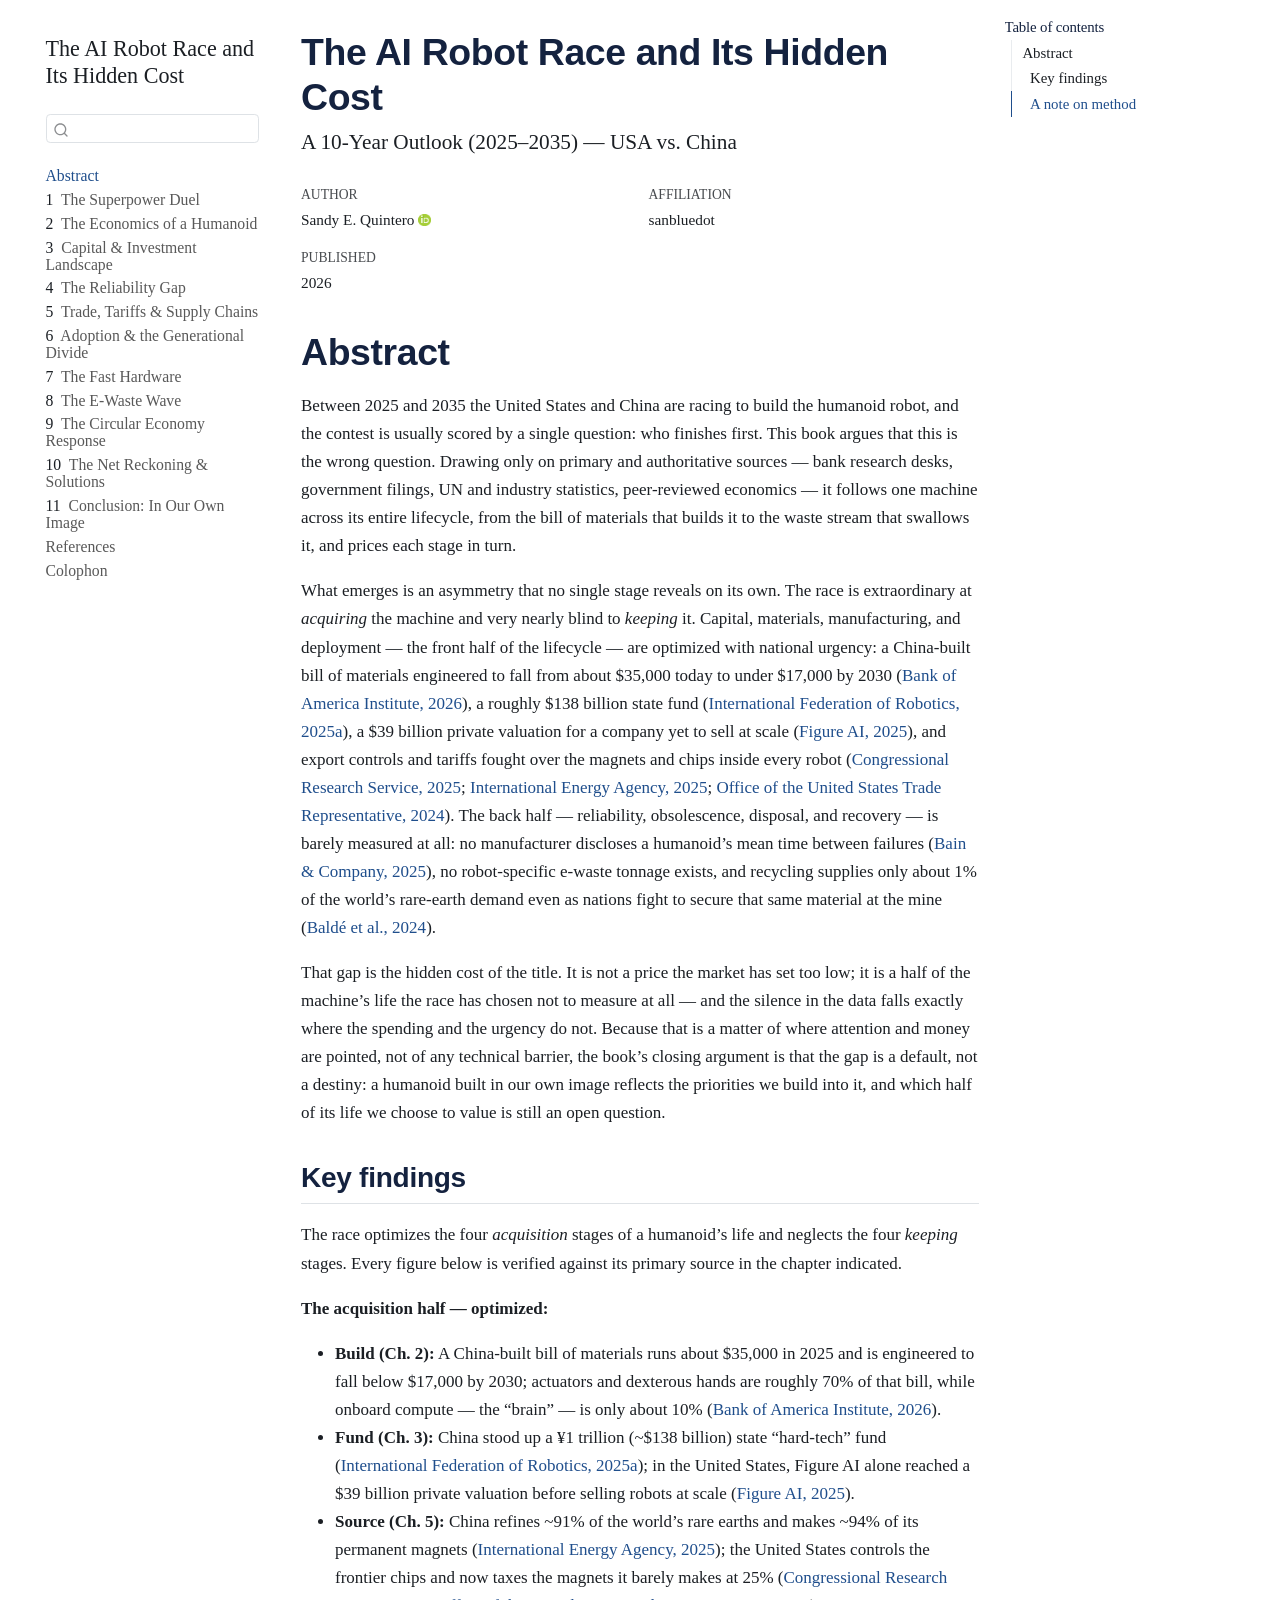
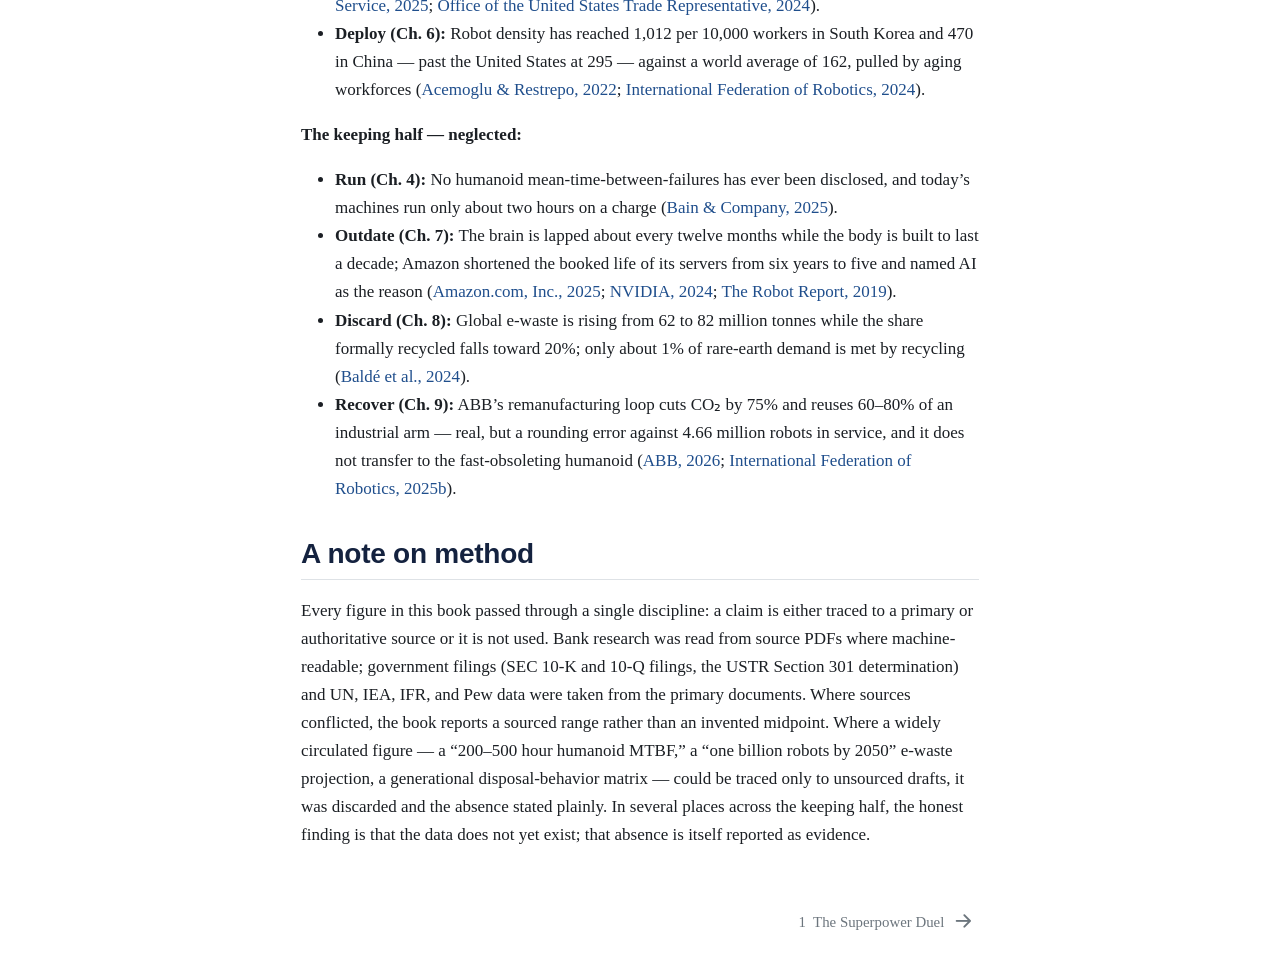
<file: index.html>
<!DOCTYPE html>
<html xmlns="http://www.w3.org/1999/xhtml" lang="en" xml:lang="en"><head>

<meta charset="utf-8">
<meta name="generator" content="quarto-1.9.38">

<meta name="viewport" content="width=device-width, initial-scale=1.0, user-scalable=yes">

<meta name="author" content="Sandy E. Quintero">
<meta name="dcterms.date" content="2026-01-01">

<title>The AI Robot Race and Its Hidden Cost</title>
<style>
/* Default styles provided by pandoc.
** See https://pandoc.org/MANUAL.html#variables-for-html for config info.
*/
code{white-space: pre-wrap;}
span.smallcaps{font-variant: small-caps;}
div.columns{display: flex; gap: min(4vw, 1.5em);}
div.column{flex: auto; overflow-x: auto;}
div.hanging-indent{margin-left: 1.5em; text-indent: -1.5em;}
ul.task-list{list-style: none;}
ul.task-list li input[type="checkbox"] {
  width: 0.8em;
  margin: 0 0.8em 0.2em -1em; /* quarto-specific, see https://github.com/quarto-dev/quarto-cli/issues/4556 */ 
  vertical-align: middle;
}
/* CSS for citations */
div.csl-bib-body { }
div.csl-entry {
  clear: both;
  margin-bottom: 0em;
}
.hanging-indent div.csl-entry {
  margin-left:2em;
  text-indent:-2em;
}
div.csl-left-margin {
  min-width:2em;
  float:left;
}
div.csl-right-inline {
  margin-left:2em;
  padding-left:1em;
}
div.csl-indent {
  margin-left: 2em;
}</style>


<script src="site_libs/quarto-nav/quarto-nav.js"></script>
<script src="site_libs/quarto-nav/headroom.min.js"></script>
<script src="site_libs/clipboard/clipboard.min.js"></script>
<script src="site_libs/quarto-search/autocomplete.umd.js"></script>
<script src="site_libs/quarto-search/fuse.min.js"></script>
<script src="site_libs/quarto-search/quarto-search.js"></script>
<meta name="quarto:offset" content="./">
<link href="./01-superpower-duel.html" rel="next">
<script src="site_libs/quarto-html/quarto.js" type="module"></script>
<script src="site_libs/quarto-html/tabsets/tabsets.js" type="module"></script>
<script src="site_libs/quarto-html/popper.min.js"></script>
<script src="site_libs/quarto-html/tippy.umd.min.js"></script>
<script src="site_libs/quarto-html/anchor.min.js"></script>
<link href="site_libs/quarto-html/tippy.css" rel="stylesheet">
<link href="site_libs/quarto-html/quarto-syntax-highlighting-15634bcf2e68342d4ad2dfa704d543f6.css" rel="stylesheet" id="quarto-text-highlighting-styles">
<script src="site_libs/bootstrap/bootstrap.min.js"></script>
<link href="site_libs/bootstrap/bootstrap-icons.css" rel="stylesheet">
<link href="site_libs/bootstrap/bootstrap-e6e61614d7470ab1be2a7b0a5b13885c.min.css" rel="stylesheet" append-hash="true" id="quarto-bootstrap" data-mode="light">
<script id="quarto-search-options" type="application/json">{
  "location": "sidebar",
  "copy-button": false,
  "collapse-after": 3,
  "panel-placement": "start",
  "type": "textbox",
  "limit": 50,
  "keyboard-shortcut": [
    "f",
    "/",
    "s"
  ],
  "show-item-context": false,
  "language": {
    "search-no-results-text": "No results",
    "search-matching-documents-text": "matching documents",
    "search-copy-link-title": "Copy link to search",
    "search-hide-matches-text": "Hide additional matches",
    "search-more-match-text": "more match in this document",
    "search-more-matches-text": "more matches in this document",
    "search-clear-button-title": "Clear",
    "search-text-placeholder": "",
    "search-detached-cancel-button-title": "Cancel",
    "search-submit-button-title": "Submit",
    "search-label": "Search"
  }
}</script>


</head>

<body class="nav-sidebar floating quarto-light">

<div id="quarto-search-results"></div>
  <header id="quarto-header" class="headroom fixed-top">
  <nav class="quarto-secondary-nav">
    <div class="container-fluid d-flex">
      <button type="button" class="quarto-btn-toggle btn" data-bs-toggle="collapse" role="button" data-bs-target=".quarto-sidebar-collapse-item" aria-controls="quarto-sidebar" aria-expanded="false" aria-label="Toggle sidebar navigation" onclick="if (window.quartoToggleHeadroom) { window.quartoToggleHeadroom(); }">
        <i class="bi bi-layout-text-sidebar-reverse"></i>
      </button>
        <nav class="quarto-page-breadcrumbs" aria-label="breadcrumb"><ol class="breadcrumb"><li class="breadcrumb-item"><a href="./index.html">Abstract</a></li></ol></nav>
        <a class="flex-grow-1" role="navigation" data-bs-toggle="collapse" data-bs-target=".quarto-sidebar-collapse-item" aria-controls="quarto-sidebar" aria-expanded="false" aria-label="Toggle sidebar navigation" onclick="if (window.quartoToggleHeadroom) { window.quartoToggleHeadroom(); }">      
        </a>
      <button type="button" class="btn quarto-search-button" aria-label="Search" onclick="window.quartoOpenSearch();">
        <i class="bi bi-search"></i>
      </button>
    </div>
  </nav>
</header>
<!-- content -->
<div id="quarto-content" class="quarto-container page-columns page-rows-contents page-layout-article">
<!-- sidebar -->
  <nav id="quarto-sidebar" class="sidebar collapse collapse-horizontal quarto-sidebar-collapse-item sidebar-navigation floating overflow-auto">
    <div class="pt-lg-2 mt-2 text-left sidebar-header">
    <div class="sidebar-title mb-0 py-0">
      <a href="./">The AI Robot Race and Its Hidden Cost</a> 
    </div>
      </div>
        <div class="mt-2 flex-shrink-0 align-items-center">
        <div class="sidebar-search">
        <div id="quarto-search" class="" title="Search"></div>
        </div>
        </div>
    <div class="sidebar-menu-container"> 
    <ul class="list-unstyled mt-1">
        <li class="sidebar-item">
  <div class="sidebar-item-container"> 
  <a href="./index.html" class="sidebar-item-text sidebar-link active">
 <span class="menu-text">Abstract</span></a>
  </div>
</li>
        <li class="sidebar-item">
  <div class="sidebar-item-container"> 
  <a href="./01-superpower-duel.html" class="sidebar-item-text sidebar-link">
 <span class="menu-text"><span class="chapter-number">1</span>&nbsp; <span class="chapter-title">The Superpower Duel</span></span></a>
  </div>
</li>
        <li class="sidebar-item">
  <div class="sidebar-item-container"> 
  <a href="./02-economics-of-a-humanoid.html" class="sidebar-item-text sidebar-link">
 <span class="menu-text"><span class="chapter-number">2</span>&nbsp; <span class="chapter-title">The Economics of a Humanoid</span></span></a>
  </div>
</li>
        <li class="sidebar-item">
  <div class="sidebar-item-container"> 
  <a href="./03-capital-investment.html" class="sidebar-item-text sidebar-link">
 <span class="menu-text"><span class="chapter-number">3</span>&nbsp; <span class="chapter-title">Capital &amp; Investment Landscape</span></span></a>
  </div>
</li>
        <li class="sidebar-item">
  <div class="sidebar-item-container"> 
  <a href="./04-reliability-gap.html" class="sidebar-item-text sidebar-link">
 <span class="menu-text"><span class="chapter-number">4</span>&nbsp; <span class="chapter-title">The Reliability Gap</span></span></a>
  </div>
</li>
        <li class="sidebar-item">
  <div class="sidebar-item-container"> 
  <a href="./05-trade-tariffs.html" class="sidebar-item-text sidebar-link">
 <span class="menu-text"><span class="chapter-number">5</span>&nbsp; <span class="chapter-title">Trade, Tariffs &amp; Supply Chains</span></span></a>
  </div>
</li>
        <li class="sidebar-item">
  <div class="sidebar-item-container"> 
  <a href="./06-adoption-generational.html" class="sidebar-item-text sidebar-link">
 <span class="menu-text"><span class="chapter-number">6</span>&nbsp; <span class="chapter-title">Adoption &amp; the Generational Divide</span></span></a>
  </div>
</li>
        <li class="sidebar-item">
  <div class="sidebar-item-container"> 
  <a href="./07-fast-hardware.html" class="sidebar-item-text sidebar-link">
 <span class="menu-text"><span class="chapter-number">7</span>&nbsp; <span class="chapter-title">The Fast Hardware</span></span></a>
  </div>
</li>
        <li class="sidebar-item">
  <div class="sidebar-item-container"> 
  <a href="./08-ewaste-wave.html" class="sidebar-item-text sidebar-link">
 <span class="menu-text"><span class="chapter-number">8</span>&nbsp; <span class="chapter-title">The E-Waste Wave</span></span></a>
  </div>
</li>
        <li class="sidebar-item">
  <div class="sidebar-item-container"> 
  <a href="./09-circular-economy.html" class="sidebar-item-text sidebar-link">
 <span class="menu-text"><span class="chapter-number">9</span>&nbsp; <span class="chapter-title">The Circular Economy Response</span></span></a>
  </div>
</li>
        <li class="sidebar-item">
  <div class="sidebar-item-container"> 
  <a href="./10-net-reckoning.html" class="sidebar-item-text sidebar-link">
 <span class="menu-text"><span class="chapter-number">10</span>&nbsp; <span class="chapter-title">The Net Reckoning &amp; Solutions</span></span></a>
  </div>
</li>
        <li class="sidebar-item">
  <div class="sidebar-item-container"> 
  <a href="./conclusion.html" class="sidebar-item-text sidebar-link">
 <span class="menu-text"><span class="chapter-number">11</span>&nbsp; <span class="chapter-title">Conclusion: In Our Own Image</span></span></a>
  </div>
</li>
        <li class="sidebar-item">
  <div class="sidebar-item-container"> 
  <a href="./references.html" class="sidebar-item-text sidebar-link">
 <span class="menu-text">References</span></a>
  </div>
</li>
        <li class="sidebar-item">
  <div class="sidebar-item-container"> 
  <a href="./colophon.html" class="sidebar-item-text sidebar-link">
 <span class="menu-text">Colophon</span></a>
  </div>
</li>
    </ul>
    </div>
</nav>
<div id="quarto-sidebar-glass" class="quarto-sidebar-collapse-item" data-bs-toggle="collapse" data-bs-target=".quarto-sidebar-collapse-item"></div>
<!-- margin-sidebar -->
    <div id="quarto-margin-sidebar" class="sidebar margin-sidebar">
        <nav id="TOC" role="doc-toc" class="toc-active">
    <h2 id="toc-title">Table of contents</h2>
   
  <ul>
  <li><a href="#abstract" id="toc-abstract" class="nav-link active" data-scroll-target="#abstract">Abstract</a>
  <ul class="collapse">
  <li><a href="#key-findings" id="toc-key-findings" class="nav-link" data-scroll-target="#key-findings">Key findings</a></li>
  <li><a href="#a-note-on-method" id="toc-a-note-on-method" class="nav-link" data-scroll-target="#a-note-on-method">A note on method</a></li>
  </ul></li>
  </ul>
</nav>
    </div>
<!-- main -->
<main class="content" id="quarto-document-content">

<header id="title-block-header" class="quarto-title-block default">
<div class="quarto-title">
<h1 class="title">The AI Robot Race and Its Hidden Cost</h1>
<p class="subtitle lead">A 10-Year Outlook (2025–2035) — USA vs.&nbsp;China</p>
</div>


<div class="quarto-title-meta-author">
  <div class="quarto-title-meta-heading">Author</div>
  <div class="quarto-title-meta-heading">Affiliation</div>
  
    <div class="quarto-title-meta-contents">
    <p class="author">Sandy E. Quintero <a href="https://orcid.org/0009-0005-7948-5622" class="quarto-title-author-orcid"> <img src="[data-uri]"></a></p>
  </div>
  <div class="quarto-title-meta-contents">
        <p class="affiliation">
            sanbluedot
          </p>
      </div>
  </div>

<div class="quarto-title-meta">

      
    <div>
    <div class="quarto-title-meta-heading">Published</div>
    <div class="quarto-title-meta-contents">
      <p class="date">2026</p>
    </div>
  </div>
  
    
  </div>
  


</header>


<section id="abstract" class="level1 unnumbered">
<h1 class="unnumbered">Abstract</h1>
<p>Between 2025 and 2035 the United States and China are racing to build the humanoid robot, and the contest is usually scored by a single question: who finishes first. This book argues that this is the wrong question. Drawing only on primary and authoritative sources — bank research desks, government filings, UN and industry statistics, peer-reviewed economics — it follows one machine across its entire lifecycle, from the bill of materials that builds it to the waste stream that swallows it, and prices each stage in turn.</p>
<p>What emerges is an asymmetry that no single stage reveals on its own. The race is extraordinary at <em>acquiring</em> the machine and very nearly blind to <em>keeping</em> it. Capital, materials, manufacturing, and deployment — the front half of the lifecycle — are optimized with national urgency: a China-built bill of materials engineered to fall from about $35,000 today to under $17,000 by 2030 <span class="citation" data-cites="bofa2026physicalai">(<a href="references.html#ref-bofa2026physicalai" role="doc-biblioref">Bank of America Institute, 2026</a>)</span>, a roughly $138 billion state fund <span class="citation" data-cites="ifr2025chinafund">(<a href="references.html#ref-ifr2025chinafund" role="doc-biblioref">International Federation of Robotics, 2025a</a>)</span>, a $39 billion private valuation for a company yet to sell at scale <span class="citation" data-cites="figure2025seriesc">(<a href="references.html#ref-figure2025seriesc" role="doc-biblioref">Figure AI, 2025</a>)</span>, and export controls and tariffs fought over the magnets and chips inside every robot <span class="citation" data-cites="iea2025criticalminerals ustr2024section301 crs2025semiconductors">(<a href="references.html#ref-crs2025semiconductors" role="doc-biblioref">Congressional Research Service, 2025</a>; <a href="references.html#ref-iea2025criticalminerals" role="doc-biblioref">International Energy Agency, 2025</a>; <a href="references.html#ref-ustr2024section301" role="doc-biblioref">Office of the United States Trade Representative, 2024</a>)</span>. The back half — reliability, obsolescence, disposal, and recovery — is barely measured at all: no manufacturer discloses a humanoid’s mean time between failures <span class="citation" data-cites="bain2025humanoid">(<a href="references.html#ref-bain2025humanoid" role="doc-biblioref">Bain &amp; Company, 2025</a>)</span>, no robot-specific e-waste tonnage exists, and recycling supplies only about 1% of the world’s rare-earth demand even as nations fight to secure that same material at the mine <span class="citation" data-cites="gem2024">(<a href="references.html#ref-gem2024" role="doc-biblioref">Baldé et al., 2024</a>)</span>.</p>
<p>That gap is the hidden cost of the title. It is not a price the market has set too low; it is a half of the machine’s life the race has chosen not to measure at all — and the silence in the data falls exactly where the spending and the urgency do not. Because that is a matter of where attention and money are pointed, not of any technical barrier, the book’s closing argument is that the gap is a default, not a destiny: a humanoid built in our own image reflects the priorities we build into it, and which half of its life we choose to value is still an open question.</p>
<section id="key-findings" class="level2">
<h2 class="anchored" data-anchor-id="key-findings">Key findings</h2>
<p>The race optimizes the four <em>acquisition</em> stages of a humanoid’s life and neglects the four <em>keeping</em> stages. Every figure below is verified against its primary source in the chapter indicated.</p>
<p><strong>The acquisition half — optimized:</strong></p>
<ul>
<li><strong>Build (Ch. 2):</strong> A China-built bill of materials runs about $35,000 in 2025 and is engineered to fall below $17,000 by 2030; actuators and dexterous hands are roughly 70% of that bill, while onboard compute — the “brain” — is only about 10% <span class="citation" data-cites="bofa2026physicalai">(<a href="references.html#ref-bofa2026physicalai" role="doc-biblioref">Bank of America Institute, 2026</a>)</span>.</li>
<li><strong>Fund (Ch. 3):</strong> China stood up a ¥1 trillion (~$138 billion) state “hard-tech” fund <span class="citation" data-cites="ifr2025chinafund">(<a href="references.html#ref-ifr2025chinafund" role="doc-biblioref">International Federation of Robotics, 2025a</a>)</span>; in the United States, Figure AI alone reached a $39 billion private valuation before selling robots at scale <span class="citation" data-cites="figure2025seriesc">(<a href="references.html#ref-figure2025seriesc" role="doc-biblioref">Figure AI, 2025</a>)</span>.</li>
<li><strong>Source (Ch. 5):</strong> China refines ~91% of the world’s rare earths and makes ~94% of its permanent magnets <span class="citation" data-cites="iea2025criticalminerals">(<a href="references.html#ref-iea2025criticalminerals" role="doc-biblioref">International Energy Agency, 2025</a>)</span>; the United States controls the frontier chips and now taxes the magnets it barely makes at 25% <span class="citation" data-cites="ustr2024section301 crs2025semiconductors">(<a href="references.html#ref-crs2025semiconductors" role="doc-biblioref">Congressional Research Service, 2025</a>; <a href="references.html#ref-ustr2024section301" role="doc-biblioref">Office of the United States Trade Representative, 2024</a>)</span>.</li>
<li><strong>Deploy (Ch. 6):</strong> Robot density has reached 1,012 per 10,000 workers in South Korea and 470 in China — past the United States at 295 — against a world average of 162, pulled by aging workforces <span class="citation" data-cites="ifr2024density acemoglu2022demographics">(<a href="references.html#ref-acemoglu2022demographics" role="doc-biblioref">Acemoglu &amp; Restrepo, 2022</a>; <a href="references.html#ref-ifr2024density" role="doc-biblioref">International Federation of Robotics, 2024</a>)</span>.</li>
</ul>
<p><strong>The keeping half — neglected:</strong></p>
<ul>
<li><strong>Run (Ch. 4):</strong> No humanoid mean-time-between-failures has ever been disclosed, and today’s machines run only about two hours on a charge <span class="citation" data-cites="bain2025humanoid">(<a href="references.html#ref-bain2025humanoid" role="doc-biblioref">Bain &amp; Company, 2025</a>)</span>.</li>
<li><strong>Outdate (Ch. 7):</strong> The brain is lapped about every twelve months while the body is built to last a decade; Amazon shortened the booked life of its servers from six years to five and named AI as the reason <span class="citation" data-cites="nvidia2024computex therobotreport_reliability amazon2025form10q">(<a href="references.html#ref-amazon2025form10q" role="doc-biblioref">Amazon.com, Inc., 2025</a>; <a href="references.html#ref-nvidia2024computex" role="doc-biblioref">NVIDIA, 2024</a>; <a href="references.html#ref-therobotreport_reliability" role="doc-biblioref">The Robot Report, 2019</a>)</span>.</li>
<li><strong>Discard (Ch. 8):</strong> Global e-waste is rising from 62 to 82 million tonnes while the share formally recycled falls toward 20%; only about 1% of rare-earth demand is met by recycling <span class="citation" data-cites="gem2024">(<a href="references.html#ref-gem2024" role="doc-biblioref">Baldé et al., 2024</a>)</span>.</li>
<li><strong>Recover (Ch. 9):</strong> ABB’s remanufacturing loop cuts CO₂ by 75% and reuses 60–80% of an industrial arm — real, but a rounding error against 4.66 million robots in service, and it does not transfer to the fast-obsoleting humanoid <span class="citation" data-cites="abbreman_service ifr2025worldrobotics">(<a href="references.html#ref-abbreman_service" role="doc-biblioref">ABB, 2026</a>; <a href="references.html#ref-ifr2025worldrobotics" role="doc-biblioref">International Federation of Robotics, 2025b</a>)</span>.</li>
</ul>
</section>
<section id="a-note-on-method" class="level2">
<h2 class="anchored" data-anchor-id="a-note-on-method">A note on method</h2>
<p>Every figure in this book passed through a single discipline: a claim is either traced to a primary or authoritative source or it is not used. Bank research was read from source PDFs where machine-readable; government filings (SEC 10-K and 10-Q filings, the USTR Section 301 determination) and UN, IEA, IFR, and Pew data were taken from the primary documents. Where sources conflicted, the book reports a sourced range rather than an invented midpoint. Where a widely circulated figure — a “200–500 hour humanoid MTBF,” a “one billion robots by 2050” e-waste projection, a generational disposal-behavior matrix — could be traced only to unsourced drafts, it was discarded and the absence stated plainly. In several places across the keeping half, the honest finding is that the data does not yet exist; that absence is itself reported as evidence.</p>


<div id="refs" class="references csl-bib-body hanging-indent" data-entry-spacing="0" data-line-spacing="2" role="list" style="display: none">
<div id="ref-abbreman_service" class="csl-entry" role="listitem">
ABB. (2026). <em>Remanufacturing and workshop repair — remanufactured robots</em>. <a href="https://new.abb.com/products/robotics/service/remanufacturing-and-workshop-repair">https://new.abb.com/products/robotics/service/remanufacturing-and-workshop-repair</a>
</div>
<div id="ref-acemoglu2022demographics" class="csl-entry" role="listitem">
Acemoglu, D., &amp; Restrepo, P. (2022). Demographics and automation. <em>The Review of Economic Studies</em>, <em>89</em>(1), 1–44.
</div>
<div id="ref-amazon2025form10q" class="csl-entry" role="listitem">
Amazon.com, Inc. (2025). <em>Form 10-q for the quarterly period ended march 31, 2025</em>. U.S. Securities; Exchange Commission. <a href="https://www.sec.gov/Archives/edgar/data/1018724/000101872425000036/amzn-20250331.htm">https://www.sec.gov/Archives/edgar/data/1018724/000101872425000036/amzn-20250331.htm</a>
</div>
<div id="ref-bain2025humanoid" class="csl-entry" role="listitem">
Bain &amp; Company. (2025). <em>Humanoid robots: From demos to deployment — technology report 2025</em>. <a href="https://www.bain.com/insights/humanoid-robots-from-demos-to-deployment-technology-report-2025/">https://www.bain.com/insights/humanoid-robots-from-demos-to-deployment-technology-report-2025/</a>
</div>
<div id="ref-gem2024" class="csl-entry" role="listitem">
Baldé, C. P., Kuehr, R., Yamamoto, T., McDonald, R., D’Angelo, E., Althaf, S., Bel, G., Deubzer, O., Fernandez-Cubillo, E., Forti, V., Gray, V., Herat, S., Honda, S., Iattoni, G., Khetriwal, D. S., Luda di Cortemiglia, V., Lobuntsova, Y., Nnorom, I., Pralat, N., &amp; Wagner, M. (2024). <em>The global e-waste monitor 2024</em>. International Telecommunication Union (ITU); United Nations Institute for Training; Research (UNITAR). <a href="https://www.itu.int/en/ITU-D/Environment/Pages/Publications/The-Global-E-waste-Monitor-2024.aspx">https://www.itu.int/en/ITU-D/Environment/Pages/Publications/The-Global-E-waste-Monitor-2024.aspx</a>
</div>
<div id="ref-bofa2026physicalai" class="csl-entry" role="listitem">
Bank of America Institute. (2026, March). <em>Transformation — physical AI, part 2: Humanoid robots</em>. <a href="https://institute.bankofamerica.com/content/dam/transformation/physical-ai-part-2.pdf">https://institute.bankofamerica.com/content/dam/transformation/physical-ai-part-2.pdf</a>
</div>
<div id="ref-crs2025semiconductors" class="csl-entry" role="listitem">
Congressional Research Service. (2025). <em>U.s. Export controls and china: Advanced semiconductors</em>. <a href="https://www.congress.gov/crs-product/R48642">https://www.congress.gov/crs-product/R48642</a>
</div>
<div id="ref-figure2025seriesc" class="csl-entry" role="listitem">
Figure AI. (2025, September). <em>Figure exceeds $1B in series c funding at $39B post-money valuation</em>. <a href="https://www.figure.ai/news/series-c">https://www.figure.ai/news/series-c</a>
</div>
<div id="ref-iea2025criticalminerals" class="csl-entry" role="listitem">
International Energy Agency. (2025). <em>With new export controls on critical minerals, supply concentration risks become reality</em>. <a href="https://www.iea.org/commentaries/with-new-export-controls-on-critical-minerals-supply-concentration-risks-become-reality">https://www.iea.org/commentaries/with-new-export-controls-on-critical-minerals-supply-concentration-risks-become-reality</a>
</div>
<div id="ref-ifr2024density" class="csl-entry" role="listitem">
International Federation of Robotics. (2024). <em>Global robot density in factories doubled in seven years</em>. <a href="https://ifr.org/ifr-press-releases/news/global-robot-density-in-factories-doubled-in-seven-years">https://ifr.org/ifr-press-releases/news/global-robot-density-in-factories-doubled-in-seven-years</a>
</div>
<div id="ref-ifr2025chinafund" class="csl-entry" role="listitem">
International Federation of Robotics. (2025a, March). <em>China to invest 1 trillion yuan in robotics and high-tech industries</em>. <a href="https://ifr.org/ifr-press-releases/news/china-to-invest-1-trillion-yuan-in-robotics-and-high-tech-industries">https://ifr.org/ifr-press-releases/news/china-to-invest-1-trillion-yuan-in-robotics-and-high-tech-industries</a>
</div>
<div id="ref-ifr2025worldrobotics" class="csl-entry" role="listitem">
International Federation of Robotics. (2025b, September). <em>Global robot demand in factories doubles over 10 years — world robotics 2025</em>. <a href="https://ifr.org/ifr-press-releases/news/global-robot-demand-in-factories-doubles-over-10-years">https://ifr.org/ifr-press-releases/news/global-robot-demand-in-factories-doubles-over-10-years</a>
</div>
<div id="ref-nvidia2024computex" class="csl-entry" role="listitem">
NVIDIA. (2024, June). <em><span>“Accelerate everything,”</span> NVIDIA CEO says ahead of COMPUTEX</em>. <a href="https://blogs.nvidia.com/blog/computex-2024-jensen-huang/">https://blogs.nvidia.com/blog/computex-2024-jensen-huang/</a>
</div>
<div id="ref-ustr2024section301" class="csl-entry" role="listitem">
Office of the United States Trade Representative. (2024, September). <em>Notice of modification: China’s acts, policies, and practices related to technology transfer, intellectual property, and innovation</em>. <a href="https://www.federalregister.gov/documents/2024/09/18/2024-21217/notice-of-modification-chinas-acts-policies-and-practices-related-to-technology-transfer">https://www.federalregister.gov/documents/2024/09/18/2024-21217/notice-of-modification-chinas-acts-policies-and-practices-related-to-technology-transfer</a>
</div>
<div id="ref-therobotreport_reliability" class="csl-entry" role="listitem">
The Robot Report. (2019, June). <em>The fake news about robots and their reliability</em>. <a href="https://www.therobotreport.com/the-fake-news-about-robots-and-their-reliability/">https://www.therobotreport.com/the-fake-news-about-robots-and-their-reliability/</a>
</div>
</div>
</section>
</section>

</main> <!-- /main -->
<script id="quarto-html-after-body" type="application/javascript">
  window.document.addEventListener("DOMContentLoaded", function (event) {
    const icon = "";
    const anchorJS = new window.AnchorJS();
    anchorJS.options = {
      placement: 'right',
      icon: icon
    };
    anchorJS.add('.anchored');
    const isCodeAnnotation = (el) => {
      for (const clz of el.classList) {
        if (clz.startsWith('code-annotation-')) {                     
          return true;
        }
      }
      return false;
    }
    const onCopySuccess = function(e) {
      // button target
      const button = e.trigger;
      // don't keep focus
      button.blur();
      // flash "checked"
      button.classList.add('code-copy-button-checked');
      var currentTitle = button.getAttribute("title");
      button.setAttribute("title", "Copied!");
      let tooltip;
      if (window.bootstrap) {
        button.setAttribute("data-bs-toggle", "tooltip");
        button.setAttribute("data-bs-placement", "left");
        button.setAttribute("data-bs-title", "Copied!");
        tooltip = new bootstrap.Tooltip(button, 
          { trigger: "manual", 
            customClass: "code-copy-button-tooltip",
            offset: [0, -8]});
        tooltip.show();    
      }
      setTimeout(function() {
        if (tooltip) {
          tooltip.hide();
          button.removeAttribute("data-bs-title");
          button.removeAttribute("data-bs-toggle");
          button.removeAttribute("data-bs-placement");
        }
        button.setAttribute("title", currentTitle);
        button.classList.remove('code-copy-button-checked');
      }, 1000);
      // clear code selection
      e.clearSelection();
    }
    const getTextToCopy = function(trigger) {
      const outerScaffold = trigger.parentElement.cloneNode(true);
      const codeEl = outerScaffold.querySelector('code');
      for (const childEl of codeEl.children) {
        if (isCodeAnnotation(childEl)) {
          childEl.remove();
        }
      }
      return codeEl.innerText;
    }
    const clipboard = new window.ClipboardJS('.code-copy-button:not([data-in-quarto-modal])', {
      text: getTextToCopy
    });
    clipboard.on('success', onCopySuccess);
    if (window.document.getElementById('quarto-embedded-source-code-modal')) {
      const clipboardModal = new window.ClipboardJS('.code-copy-button[data-in-quarto-modal]', {
        text: getTextToCopy,
        container: window.document.getElementById('quarto-embedded-source-code-modal')
      });
      clipboardModal.on('success', onCopySuccess);
    }
      var localhostRegex = new RegExp(/^(?:http|https):\/\/localhost\:?[0-9]*\//);
      var mailtoRegex = new RegExp(/^mailto:/);
        var filterRegex = new RegExp('/' + window.location.host + '/');
      var isInternal = (href) => {
          return filterRegex.test(href) || localhostRegex.test(href) || mailtoRegex.test(href);
      }
      // Inspect non-navigation links and adorn them if external
     var links = window.document.querySelectorAll('a[href]:not(.nav-link):not(.navbar-brand):not(.toc-action):not(.sidebar-link):not(.sidebar-item-toggle):not(.pagination-link):not(.no-external):not([aria-hidden]):not(.dropdown-item):not(.quarto-navigation-tool):not(.about-link)');
      for (var i=0; i<links.length; i++) {
        const link = links[i];
        if (!isInternal(link.href)) {
          // undo the damage that might have been done by quarto-nav.js in the case of
          // links that we want to consider external
          if (link.dataset.originalHref !== undefined) {
            link.href = link.dataset.originalHref;
          }
        }
      }
    function tippyHover(el, contentFn, onTriggerFn, onUntriggerFn) {
      const config = {
        allowHTML: true,
        maxWidth: 500,
        delay: 100,
        arrow: false,
        appendTo: function(el) {
            return el.parentElement;
        },
        interactive: true,
        interactiveBorder: 10,
        theme: 'quarto',
        placement: 'bottom-start',
      };
      if (contentFn) {
        config.content = contentFn;
      }
      if (onTriggerFn) {
        config.onTrigger = onTriggerFn;
      }
      if (onUntriggerFn) {
        config.onUntrigger = onUntriggerFn;
      }
      window.tippy(el, config); 
    }
    const noterefs = window.document.querySelectorAll('a[role="doc-noteref"]');
    for (var i=0; i<noterefs.length; i++) {
      const ref = noterefs[i];
      tippyHover(ref, function() {
        // use id or data attribute instead here
        let href = ref.getAttribute('data-footnote-href') || ref.getAttribute('href');
        try { href = new URL(href).hash; } catch {}
        const id = href.replace(/^#\/?/, "");
        const note = window.document.getElementById(id);
        if (note) {
          return note.innerHTML;
        } else {
          return "";
        }
      });
    }
    const xrefs = window.document.querySelectorAll('a.quarto-xref');
    const processXRef = (id, note) => {
      // Strip column container classes
      const stripColumnClz = (el) => {
        el.classList.remove("page-full", "page-columns");
        if (el.children) {
          for (const child of el.children) {
            stripColumnClz(child);
          }
        }
      }
      stripColumnClz(note)
      if (id === null || id.startsWith('sec-')) {
        // Special case sections, only their first couple elements
        const container = document.createElement("div");
        if (note.children && note.children.length > 2) {
          container.appendChild(note.children[0].cloneNode(true));
          for (let i = 1; i < note.children.length; i++) {
            const child = note.children[i];
            if (child.tagName === "P" && child.innerText === "") {
              continue;
            } else {
              container.appendChild(child.cloneNode(true));
              break;
            }
          }
          if (window.Quarto?.typesetMath) {
            window.Quarto.typesetMath(container);
          }
          return container.innerHTML
        } else {
          if (window.Quarto?.typesetMath) {
            window.Quarto.typesetMath(note);
          }
          return note.innerHTML;
        }
      } else {
        // Remove any anchor links if they are present
        const anchorLink = note.querySelector('a.anchorjs-link');
        if (anchorLink) {
          anchorLink.remove();
        }
        if (window.Quarto?.typesetMath) {
          window.Quarto.typesetMath(note);
        }
        if (note.classList.contains("callout")) {
          return note.outerHTML;
        } else {
          return note.innerHTML;
        }
      }
    }
    for (var i=0; i<xrefs.length; i++) {
      const xref = xrefs[i];
      tippyHover(xref, undefined, function(instance) {
        instance.disable();
        let url = xref.getAttribute('href');
        let hash = undefined; 
        if (url.startsWith('#')) {
          hash = url;
        } else {
          try { hash = new URL(url).hash; } catch {}
        }
        if (hash) {
          const id = hash.replace(/^#\/?/, "");
          const note = window.document.getElementById(id);
          if (note !== null) {
            try {
              const html = processXRef(id, note.cloneNode(true));
              instance.setContent(html);
            } finally {
              instance.enable();
              instance.show();
            }
          } else {
            // See if we can fetch this
            fetch(url.split('#')[0])
            .then(res => res.text())
            .then(html => {
              const parser = new DOMParser();
              const htmlDoc = parser.parseFromString(html, "text/html");
              const note = htmlDoc.getElementById(id);
              if (note !== null) {
                const html = processXRef(id, note);
                instance.setContent(html);
              } 
            }).finally(() => {
              instance.enable();
              instance.show();
            });
          }
        } else {
          // See if we can fetch a full url (with no hash to target)
          // This is a special case and we should probably do some content thinning / targeting
          fetch(url)
          .then(res => res.text())
          .then(html => {
            const parser = new DOMParser();
            const htmlDoc = parser.parseFromString(html, "text/html");
            const note = htmlDoc.querySelector('main.content');
            if (note !== null) {
              // This should only happen for chapter cross references
              // (since there is no id in the URL)
              // remove the first header
              if (note.children.length > 0 && note.children[0].tagName === "HEADER") {
                note.children[0].remove();
              }
              const html = processXRef(null, note);
              instance.setContent(html);
            } 
          }).finally(() => {
            instance.enable();
            instance.show();
          });
        }
      }, function(instance) {
      });
    }
        let selectedAnnoteEl;
        const selectorForAnnotation = ( cell, annotation) => {
          let cellAttr = 'data-code-cell="' + cell + '"';
          let lineAttr = 'data-code-annotation="' +  annotation + '"';
          const selector = 'span[' + cellAttr + '][' + lineAttr + ']';
          return selector;
        }
        const selectCodeLines = (annoteEl) => {
          const doc = window.document;
          const targetCell = annoteEl.getAttribute("data-target-cell");
          const targetAnnotation = annoteEl.getAttribute("data-target-annotation");
          const annoteSpan = window.document.querySelector(selectorForAnnotation(targetCell, targetAnnotation));
          const lines = annoteSpan.getAttribute("data-code-lines").split(",");
          const lineIds = lines.map((line) => {
            return targetCell + "-" + line;
          })
          let top = null;
          let height = null;
          let parent = null;
          if (lineIds.length > 0) {
              //compute the position of the single el (top and bottom and make a div)
              const el = window.document.getElementById(lineIds[0]);
              top = el.offsetTop;
              height = el.offsetHeight;
              parent = el.parentElement.parentElement;
            if (lineIds.length > 1) {
              const lastEl = window.document.getElementById(lineIds[lineIds.length - 1]);
              const bottom = lastEl.offsetTop + lastEl.offsetHeight;
              height = bottom - top;
            }
            if (top !== null && height !== null && parent !== null) {
              // cook up a div (if necessary) and position it 
              let div = window.document.getElementById("code-annotation-line-highlight");
              if (div === null) {
                div = window.document.createElement("div");
                div.setAttribute("id", "code-annotation-line-highlight");
                div.style.position = 'absolute';
                parent.appendChild(div);
              }
              div.style.top = top - 2 + "px";
              div.style.height = height + 4 + "px";
              div.style.left = 0;
              let gutterDiv = window.document.getElementById("code-annotation-line-highlight-gutter");
              if (gutterDiv === null) {
                gutterDiv = window.document.createElement("div");
                gutterDiv.setAttribute("id", "code-annotation-line-highlight-gutter");
                gutterDiv.style.position = 'absolute';
                const codeCell = window.document.getElementById(targetCell);
                const gutter = codeCell.querySelector('.code-annotation-gutter');
                gutter.appendChild(gutterDiv);
              }
              gutterDiv.style.top = top - 2 + "px";
              gutterDiv.style.height = height + 4 + "px";
            }
            selectedAnnoteEl = annoteEl;
          }
        };
        const unselectCodeLines = () => {
          const elementsIds = ["code-annotation-line-highlight", "code-annotation-line-highlight-gutter"];
          elementsIds.forEach((elId) => {
            const div = window.document.getElementById(elId);
            if (div) {
              div.remove();
            }
          });
          selectedAnnoteEl = undefined;
        };
          // Handle positioning of the toggle
      window.addEventListener(
        "resize",
        throttle(() => {
          elRect = undefined;
          if (selectedAnnoteEl) {
            selectCodeLines(selectedAnnoteEl);
          }
        }, 10)
      );
      function throttle(fn, ms) {
      let throttle = false;
      let timer;
        return (...args) => {
          if(!throttle) { // first call gets through
              fn.apply(this, args);
              throttle = true;
          } else { // all the others get throttled
              if(timer) clearTimeout(timer); // cancel #2
              timer = setTimeout(() => {
                fn.apply(this, args);
                timer = throttle = false;
              }, ms);
          }
        };
      }
        // Attach click handler to the DT
        const annoteDls = window.document.querySelectorAll('dt[data-target-cell]');
        for (const annoteDlNode of annoteDls) {
          annoteDlNode.addEventListener('click', (event) => {
            const clickedEl = event.target;
            if (clickedEl !== selectedAnnoteEl) {
              unselectCodeLines();
              const activeEl = window.document.querySelector('dt[data-target-cell].code-annotation-active');
              if (activeEl) {
                activeEl.classList.remove('code-annotation-active');
              }
              selectCodeLines(clickedEl);
              clickedEl.classList.add('code-annotation-active');
            } else {
              // Unselect the line
              unselectCodeLines();
              clickedEl.classList.remove('code-annotation-active');
            }
          });
        }
    const findCites = (el) => {
      const parentEl = el.parentElement;
      if (parentEl) {
        const cites = parentEl.dataset.cites;
        if (cites) {
          return {
            el,
            cites: cites.split(' ')
          };
        } else {
          return findCites(el.parentElement)
        }
      } else {
        return undefined;
      }
    };
    var bibliorefs = window.document.querySelectorAll('a[role="doc-biblioref"]');
    for (var i=0; i<bibliorefs.length; i++) {
      const ref = bibliorefs[i];
      const citeInfo = findCites(ref);
      if (citeInfo) {
        tippyHover(citeInfo.el, function() {
          var popup = window.document.createElement('div');
          citeInfo.cites.forEach(function(cite) {
            var citeDiv = window.document.createElement('div');
            citeDiv.classList.add('hanging-indent');
            citeDiv.classList.add('csl-entry');
            var biblioDiv = window.document.getElementById('ref-' + cite);
            if (biblioDiv) {
              citeDiv.innerHTML = biblioDiv.innerHTML;
            }
            popup.appendChild(citeDiv);
          });
          return popup.innerHTML;
        });
      }
    }
  });
  </script>
<nav class="page-navigation">
  <div class="nav-page nav-page-previous">
  </div>
  <div class="nav-page nav-page-next">
      <a href="./01-superpower-duel.html" class="pagination-link" aria-label="The Superpower Duel">
        <span class="nav-page-text"><span class="chapter-number">1</span>&nbsp; <span class="chapter-title">The Superpower Duel</span></span> <i class="bi bi-arrow-right-short"></i>
      </a>
  </div>
</nav>
</div> <!-- /content -->




</body></html>
</file>
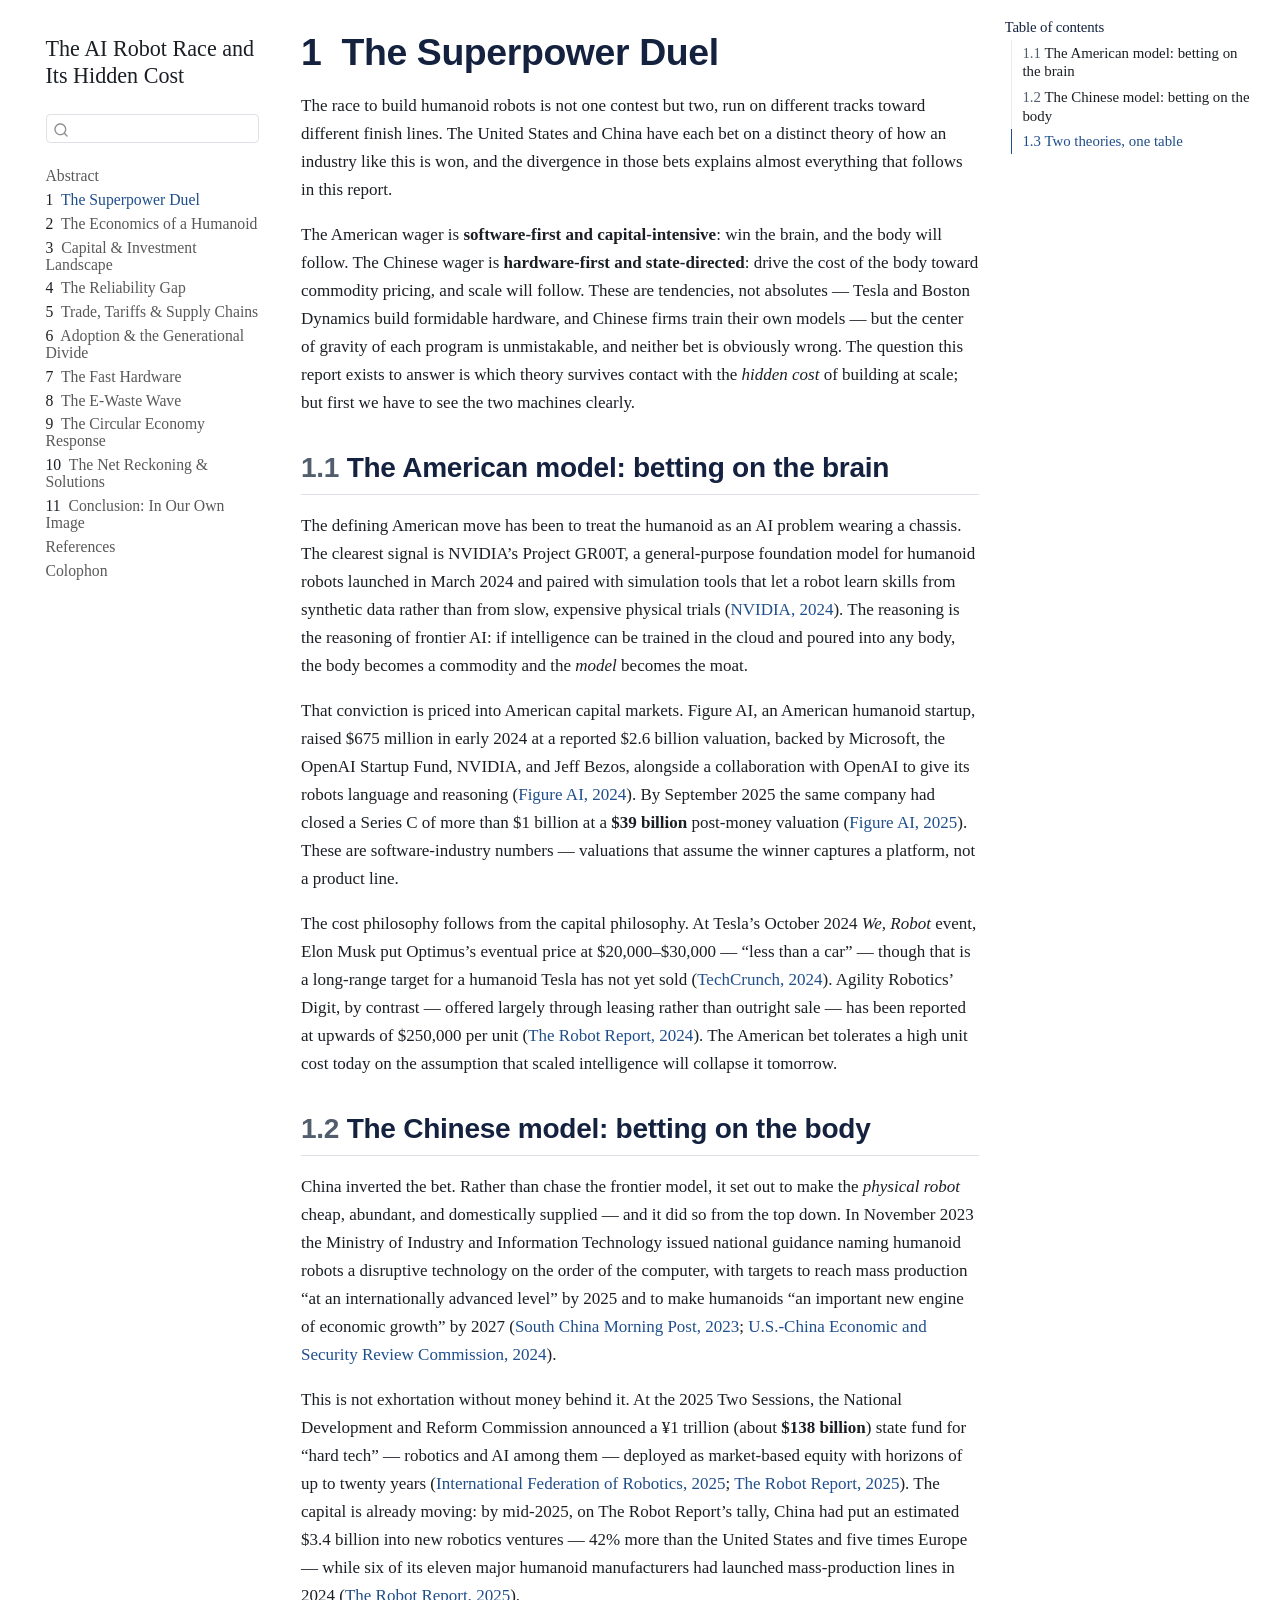
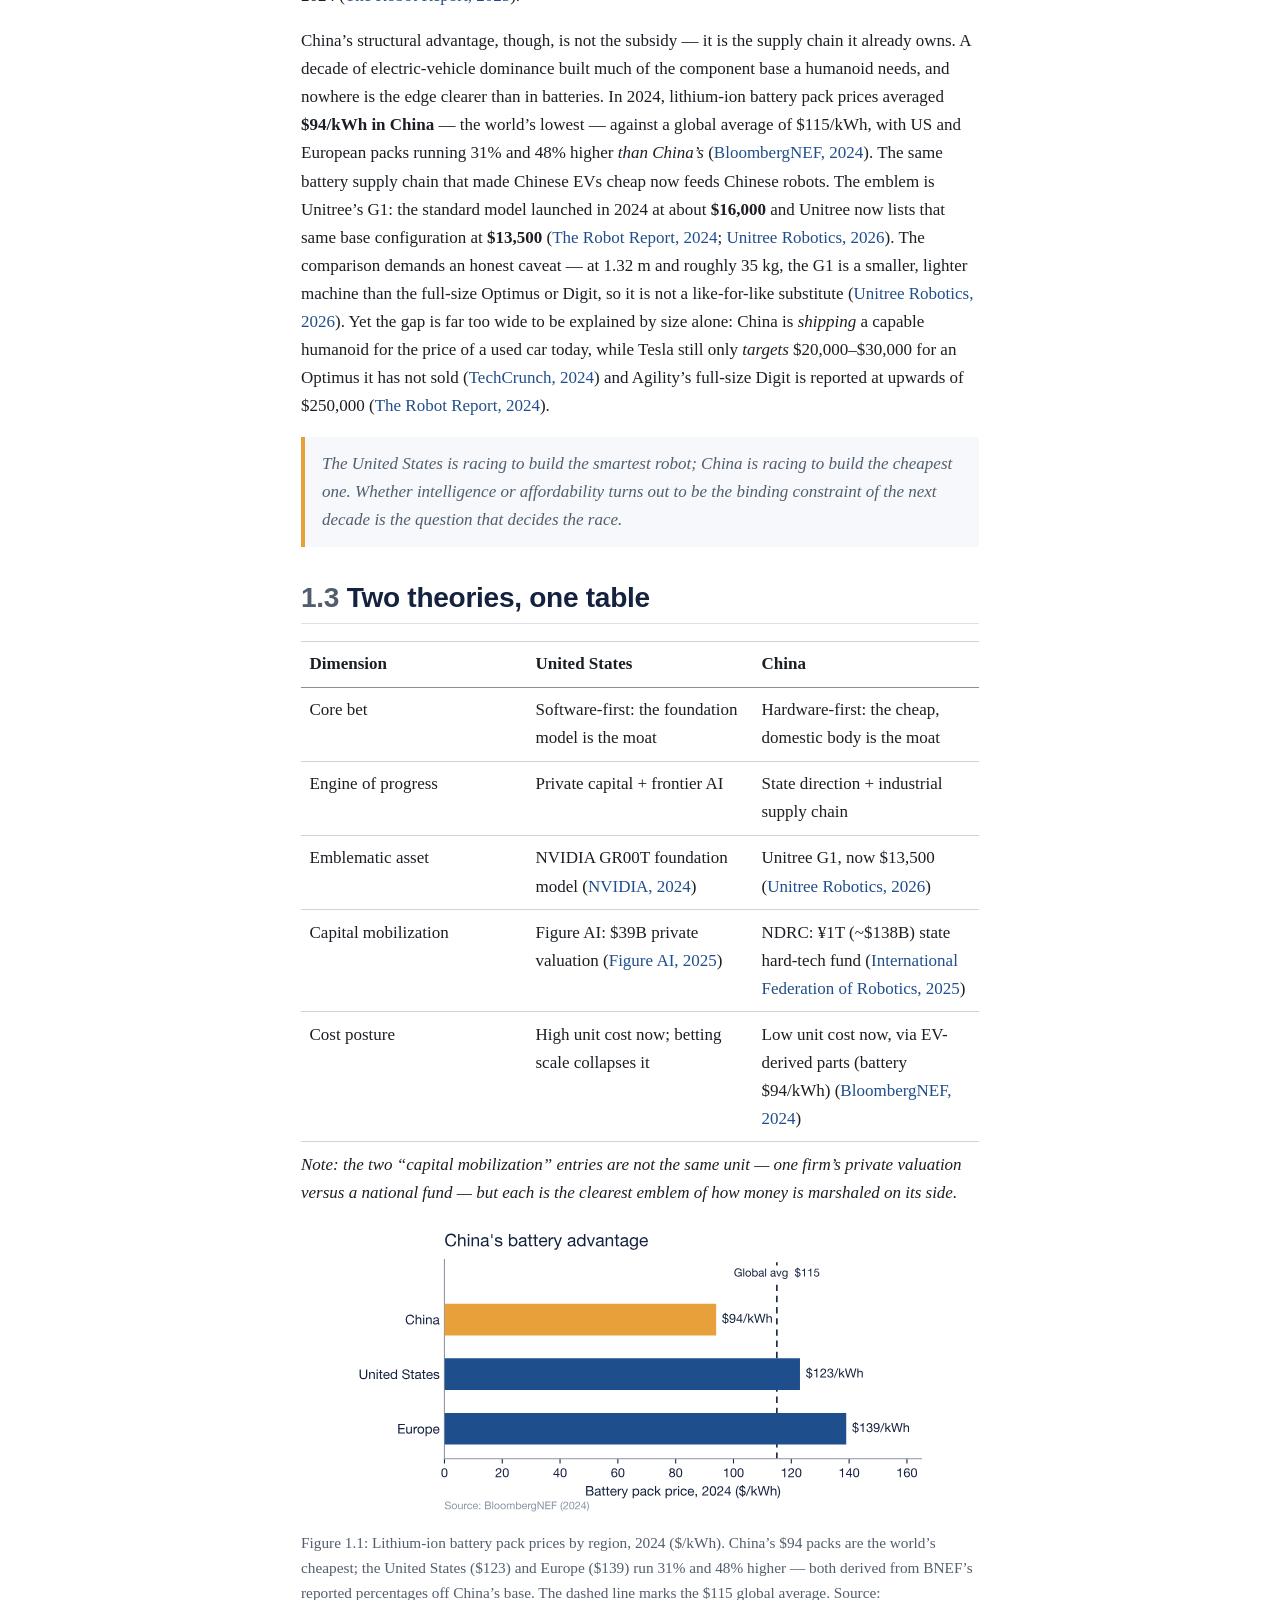
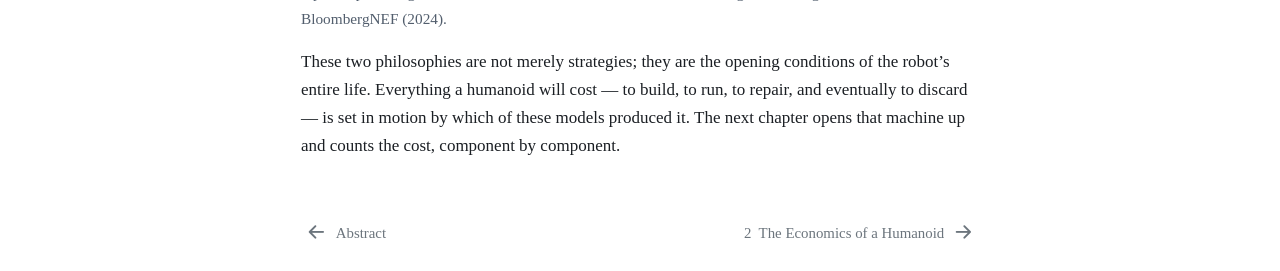
<file: 01-superpower-duel.html>
<!DOCTYPE html>
<html xmlns="http://www.w3.org/1999/xhtml" lang="en" xml:lang="en"><head>

<meta charset="utf-8">
<meta name="generator" content="quarto-1.9.38">

<meta name="viewport" content="width=device-width, initial-scale=1.0, user-scalable=yes">


<title>1&nbsp; The Superpower Duel – The AI Robot Race and Its Hidden Cost</title>
<style>
/* Default styles provided by pandoc.
** See https://pandoc.org/MANUAL.html#variables-for-html for config info.
*/
code{white-space: pre-wrap;}
span.smallcaps{font-variant: small-caps;}
div.columns{display: flex; gap: min(4vw, 1.5em);}
div.column{flex: auto; overflow-x: auto;}
div.hanging-indent{margin-left: 1.5em; text-indent: -1.5em;}
ul.task-list{list-style: none;}
ul.task-list li input[type="checkbox"] {
  width: 0.8em;
  margin: 0 0.8em 0.2em -1em; /* quarto-specific, see https://github.com/quarto-dev/quarto-cli/issues/4556 */ 
  vertical-align: middle;
}
/* CSS for citations */
div.csl-bib-body { }
div.csl-entry {
  clear: both;
  margin-bottom: 0em;
}
.hanging-indent div.csl-entry {
  margin-left:2em;
  text-indent:-2em;
}
div.csl-left-margin {
  min-width:2em;
  float:left;
}
div.csl-right-inline {
  margin-left:2em;
  padding-left:1em;
}
div.csl-indent {
  margin-left: 2em;
}</style>


<script src="site_libs/quarto-nav/quarto-nav.js"></script>
<script src="site_libs/quarto-nav/headroom.min.js"></script>
<script src="site_libs/clipboard/clipboard.min.js"></script>
<script src="site_libs/quarto-search/autocomplete.umd.js"></script>
<script src="site_libs/quarto-search/fuse.min.js"></script>
<script src="site_libs/quarto-search/quarto-search.js"></script>
<meta name="quarto:offset" content="./">
<link href="./02-economics-of-a-humanoid.html" rel="next">
<link href="./index.html" rel="prev">
<script src="site_libs/quarto-html/quarto.js" type="module"></script>
<script src="site_libs/quarto-html/tabsets/tabsets.js" type="module"></script>
<script src="site_libs/quarto-html/popper.min.js"></script>
<script src="site_libs/quarto-html/tippy.umd.min.js"></script>
<script src="site_libs/quarto-html/anchor.min.js"></script>
<link href="site_libs/quarto-html/tippy.css" rel="stylesheet">
<link href="site_libs/quarto-html/quarto-syntax-highlighting-15634bcf2e68342d4ad2dfa704d543f6.css" rel="stylesheet" id="quarto-text-highlighting-styles">
<script src="site_libs/bootstrap/bootstrap.min.js"></script>
<link href="site_libs/bootstrap/bootstrap-icons.css" rel="stylesheet">
<link href="site_libs/bootstrap/bootstrap-e6e61614d7470ab1be2a7b0a5b13885c.min.css" rel="stylesheet" append-hash="true" id="quarto-bootstrap" data-mode="light">
<script id="quarto-search-options" type="application/json">{
  "location": "sidebar",
  "copy-button": false,
  "collapse-after": 3,
  "panel-placement": "start",
  "type": "textbox",
  "limit": 50,
  "keyboard-shortcut": [
    "f",
    "/",
    "s"
  ],
  "show-item-context": false,
  "language": {
    "search-no-results-text": "No results",
    "search-matching-documents-text": "matching documents",
    "search-copy-link-title": "Copy link to search",
    "search-hide-matches-text": "Hide additional matches",
    "search-more-match-text": "more match in this document",
    "search-more-matches-text": "more matches in this document",
    "search-clear-button-title": "Clear",
    "search-text-placeholder": "",
    "search-detached-cancel-button-title": "Cancel",
    "search-submit-button-title": "Submit",
    "search-label": "Search"
  }
}</script>


</head>

<body class="nav-sidebar floating quarto-light">

<div id="quarto-search-results"></div>
  <header id="quarto-header" class="headroom fixed-top">
  <nav class="quarto-secondary-nav">
    <div class="container-fluid d-flex">
      <button type="button" class="quarto-btn-toggle btn" data-bs-toggle="collapse" role="button" data-bs-target=".quarto-sidebar-collapse-item" aria-controls="quarto-sidebar" aria-expanded="false" aria-label="Toggle sidebar navigation" onclick="if (window.quartoToggleHeadroom) { window.quartoToggleHeadroom(); }">
        <i class="bi bi-layout-text-sidebar-reverse"></i>
      </button>
        <nav class="quarto-page-breadcrumbs" aria-label="breadcrumb"><ol class="breadcrumb"><li class="breadcrumb-item"><a href="./01-superpower-duel.html"><span class="chapter-number">1</span>&nbsp; <span class="chapter-title">The Superpower Duel</span></a></li></ol></nav>
        <a class="flex-grow-1" role="navigation" data-bs-toggle="collapse" data-bs-target=".quarto-sidebar-collapse-item" aria-controls="quarto-sidebar" aria-expanded="false" aria-label="Toggle sidebar navigation" onclick="if (window.quartoToggleHeadroom) { window.quartoToggleHeadroom(); }">      
        </a>
      <button type="button" class="btn quarto-search-button" aria-label="Search" onclick="window.quartoOpenSearch();">
        <i class="bi bi-search"></i>
      </button>
    </div>
  </nav>
</header>
<!-- content -->
<div id="quarto-content" class="quarto-container page-columns page-rows-contents page-layout-article">
<!-- sidebar -->
  <nav id="quarto-sidebar" class="sidebar collapse collapse-horizontal quarto-sidebar-collapse-item sidebar-navigation floating overflow-auto">
    <div class="pt-lg-2 mt-2 text-left sidebar-header">
    <div class="sidebar-title mb-0 py-0">
      <a href="./">The AI Robot Race and Its Hidden Cost</a> 
    </div>
      </div>
        <div class="mt-2 flex-shrink-0 align-items-center">
        <div class="sidebar-search">
        <div id="quarto-search" class="" title="Search"></div>
        </div>
        </div>
    <div class="sidebar-menu-container"> 
    <ul class="list-unstyled mt-1">
        <li class="sidebar-item">
  <div class="sidebar-item-container"> 
  <a href="./index.html" class="sidebar-item-text sidebar-link">
 <span class="menu-text">Abstract</span></a>
  </div>
</li>
        <li class="sidebar-item">
  <div class="sidebar-item-container"> 
  <a href="./01-superpower-duel.html" class="sidebar-item-text sidebar-link active">
 <span class="menu-text"><span class="chapter-number">1</span>&nbsp; <span class="chapter-title">The Superpower Duel</span></span></a>
  </div>
</li>
        <li class="sidebar-item">
  <div class="sidebar-item-container"> 
  <a href="./02-economics-of-a-humanoid.html" class="sidebar-item-text sidebar-link">
 <span class="menu-text"><span class="chapter-number">2</span>&nbsp; <span class="chapter-title">The Economics of a Humanoid</span></span></a>
  </div>
</li>
        <li class="sidebar-item">
  <div class="sidebar-item-container"> 
  <a href="./03-capital-investment.html" class="sidebar-item-text sidebar-link">
 <span class="menu-text"><span class="chapter-number">3</span>&nbsp; <span class="chapter-title">Capital &amp; Investment Landscape</span></span></a>
  </div>
</li>
        <li class="sidebar-item">
  <div class="sidebar-item-container"> 
  <a href="./04-reliability-gap.html" class="sidebar-item-text sidebar-link">
 <span class="menu-text"><span class="chapter-number">4</span>&nbsp; <span class="chapter-title">The Reliability Gap</span></span></a>
  </div>
</li>
        <li class="sidebar-item">
  <div class="sidebar-item-container"> 
  <a href="./05-trade-tariffs.html" class="sidebar-item-text sidebar-link">
 <span class="menu-text"><span class="chapter-number">5</span>&nbsp; <span class="chapter-title">Trade, Tariffs &amp; Supply Chains</span></span></a>
  </div>
</li>
        <li class="sidebar-item">
  <div class="sidebar-item-container"> 
  <a href="./06-adoption-generational.html" class="sidebar-item-text sidebar-link">
 <span class="menu-text"><span class="chapter-number">6</span>&nbsp; <span class="chapter-title">Adoption &amp; the Generational Divide</span></span></a>
  </div>
</li>
        <li class="sidebar-item">
  <div class="sidebar-item-container"> 
  <a href="./07-fast-hardware.html" class="sidebar-item-text sidebar-link">
 <span class="menu-text"><span class="chapter-number">7</span>&nbsp; <span class="chapter-title">The Fast Hardware</span></span></a>
  </div>
</li>
        <li class="sidebar-item">
  <div class="sidebar-item-container"> 
  <a href="./08-ewaste-wave.html" class="sidebar-item-text sidebar-link">
 <span class="menu-text"><span class="chapter-number">8</span>&nbsp; <span class="chapter-title">The E-Waste Wave</span></span></a>
  </div>
</li>
        <li class="sidebar-item">
  <div class="sidebar-item-container"> 
  <a href="./09-circular-economy.html" class="sidebar-item-text sidebar-link">
 <span class="menu-text"><span class="chapter-number">9</span>&nbsp; <span class="chapter-title">The Circular Economy Response</span></span></a>
  </div>
</li>
        <li class="sidebar-item">
  <div class="sidebar-item-container"> 
  <a href="./10-net-reckoning.html" class="sidebar-item-text sidebar-link">
 <span class="menu-text"><span class="chapter-number">10</span>&nbsp; <span class="chapter-title">The Net Reckoning &amp; Solutions</span></span></a>
  </div>
</li>
        <li class="sidebar-item">
  <div class="sidebar-item-container"> 
  <a href="./conclusion.html" class="sidebar-item-text sidebar-link">
 <span class="menu-text"><span class="chapter-number">11</span>&nbsp; <span class="chapter-title">Conclusion: In Our Own Image</span></span></a>
  </div>
</li>
        <li class="sidebar-item">
  <div class="sidebar-item-container"> 
  <a href="./references.html" class="sidebar-item-text sidebar-link">
 <span class="menu-text">References</span></a>
  </div>
</li>
        <li class="sidebar-item">
  <div class="sidebar-item-container"> 
  <a href="./colophon.html" class="sidebar-item-text sidebar-link">
 <span class="menu-text">Colophon</span></a>
  </div>
</li>
    </ul>
    </div>
</nav>
<div id="quarto-sidebar-glass" class="quarto-sidebar-collapse-item" data-bs-toggle="collapse" data-bs-target=".quarto-sidebar-collapse-item"></div>
<!-- margin-sidebar -->
    <div id="quarto-margin-sidebar" class="sidebar margin-sidebar">
        <nav id="TOC" role="doc-toc" class="toc-active">
    <h2 id="toc-title">Table of contents</h2>
   
  <ul>
  <li><a href="#the-american-model-betting-on-the-brain" id="toc-the-american-model-betting-on-the-brain" class="nav-link active" data-scroll-target="#the-american-model-betting-on-the-brain"><span class="header-section-number">1.1</span> The American model: betting on the brain</a></li>
  <li><a href="#the-chinese-model-betting-on-the-body" id="toc-the-chinese-model-betting-on-the-body" class="nav-link" data-scroll-target="#the-chinese-model-betting-on-the-body"><span class="header-section-number">1.2</span> The Chinese model: betting on the body</a></li>
  <li><a href="#two-theories-one-table" id="toc-two-theories-one-table" class="nav-link" data-scroll-target="#two-theories-one-table"><span class="header-section-number">1.3</span> Two theories, one table</a></li>
  </ul>
</nav>
    </div>
<!-- main -->
<main class="content" id="quarto-document-content">

<header id="title-block-header" class="quarto-title-block default">
<div class="quarto-title">
<h1 class="title"><span class="chapter-number">1</span>&nbsp; <span class="chapter-title">The Superpower Duel</span></h1>
</div>



<div class="quarto-title-meta">

    
  
    
  </div>
  


</header>


<p>The race to build humanoid robots is not one contest but two, run on different tracks toward different finish lines. The United States and China have each bet on a distinct theory of how an industry like this is won, and the divergence in those bets explains almost everything that follows in this report.</p>
<p>The American wager is <strong>software-first and capital-intensive</strong>: win the brain, and the body will follow. The Chinese wager is <strong>hardware-first and state-directed</strong>: drive the cost of the body toward commodity pricing, and scale will follow. These are tendencies, not absolutes — Tesla and Boston Dynamics build formidable hardware, and Chinese firms train their own models — but the center of gravity of each program is unmistakable, and neither bet is obviously wrong. The question this report exists to answer is which theory survives contact with the <em>hidden cost</em> of building at scale; but first we have to see the two machines clearly.</p>
<section id="the-american-model-betting-on-the-brain" class="level2" data-number="1.1">
<h2 data-number="1.1" class="anchored" data-anchor-id="the-american-model-betting-on-the-brain"><span class="header-section-number">1.1</span> The American model: betting on the brain</h2>
<p>The defining American move has been to treat the humanoid as an AI problem wearing a chassis. The clearest signal is NVIDIA’s Project GR00T, a general-purpose foundation model for humanoid robots launched in March 2024 and paired with simulation tools that let a robot learn skills from synthetic data rather than from slow, expensive physical trials <span class="citation" data-cites="nvidia2024groot">(<a href="references.html#ref-nvidia2024groot" role="doc-biblioref">NVIDIA, 2024</a>)</span>. The reasoning is the reasoning of frontier AI: if intelligence can be trained in the cloud and poured into any body, the body becomes a commodity and the <em>model</em> becomes the moat.</p>
<p>That conviction is priced into American capital markets. Figure AI, an American humanoid startup, raised $675 million in early 2024 at a reported $2.6 billion valuation, backed by Microsoft, the OpenAI Startup Fund, NVIDIA, and Jeff Bezos, alongside a collaboration with OpenAI to give its robots language and reasoning <span class="citation" data-cites="figure2024seriesb">(<a href="references.html#ref-figure2024seriesb" role="doc-biblioref">Figure AI, 2024</a>)</span>. By September 2025 the same company had closed a Series C of more than $1 billion at a <strong>$39 billion</strong> post-money valuation <span class="citation" data-cites="figure2025seriesc">(<a href="references.html#ref-figure2025seriesc" role="doc-biblioref">Figure AI, 2025</a>)</span>. These are software-industry numbers — valuations that assume the winner captures a platform, not a product line.</p>
<p>The cost philosophy follows from the capital philosophy. At Tesla’s October 2024 <em>We, Robot</em> event, Elon Musk put Optimus’s eventual price at $20,000–$30,000 — “less than a car” — though that is a long-range target for a humanoid Tesla has not yet sold <span class="citation" data-cites="techcrunch2024optimus">(<a href="references.html#ref-techcrunch2024optimus" role="doc-biblioref">TechCrunch, 2024</a>)</span>. Agility Robotics’ Digit, by contrast — offered largely through leasing rather than outright sale — has been reported at upwards of $250,000 per unit <span class="citation" data-cites="robotreport2024unitree">(<a href="references.html#ref-robotreport2024unitree" role="doc-biblioref">The Robot Report, 2024</a>)</span>. The American bet tolerates a high unit cost today on the assumption that scaled intelligence will collapse it tomorrow.</p>
</section>
<section id="the-chinese-model-betting-on-the-body" class="level2" data-number="1.2">
<h2 data-number="1.2" class="anchored" data-anchor-id="the-chinese-model-betting-on-the-body"><span class="header-section-number">1.2</span> The Chinese model: betting on the body</h2>
<p>China inverted the bet. Rather than chase the frontier model, it set out to make the <em>physical robot</em> cheap, abundant, and domestically supplied — and it did so from the top down. In November 2023 the Ministry of Industry and Information Technology issued national guidance naming humanoid robots a disruptive technology on the order of the computer, with targets to reach mass production “at an internationally advanced level” by 2025 and to make humanoids “an important new engine of economic growth” by 2027 <span class="citation" data-cites="uscc2024humanoid scmp2023miit">(<a href="references.html#ref-scmp2023miit" role="doc-biblioref">South China Morning Post, 2023</a>; <a href="references.html#ref-uscc2024humanoid" role="doc-biblioref">U.S.-China Economic and Security Review Commission, 2024</a>)</span>.</p>
<p>This is not exhortation without money behind it. At the 2025 Two Sessions, the National Development and Reform Commission announced a ¥1 trillion (about <strong>$138 billion</strong>) state fund for “hard tech” — robotics and AI among them — deployed as market-based equity with horizons of up to twenty years <span class="citation" data-cites="ifr2025chinafund robotreport2025chinasurge">(<a href="references.html#ref-ifr2025chinafund" role="doc-biblioref">International Federation of Robotics, 2025</a>; <a href="references.html#ref-robotreport2025chinasurge" role="doc-biblioref">The Robot Report, 2025</a>)</span>. The capital is already moving: by mid-2025, on The Robot Report’s tally, China had put an estimated $3.4 billion into new robotics ventures — 42% more than the United States and five times Europe — while six of its eleven major humanoid manufacturers had launched mass-production lines in 2024 <span class="citation" data-cites="robotreport2025chinasurge">(<a href="references.html#ref-robotreport2025chinasurge" role="doc-biblioref">The Robot Report, 2025</a>)</span>.</p>
<p>China’s structural advantage, though, is not the subsidy — it is the supply chain it already owns. A decade of electric-vehicle dominance built much of the component base a humanoid needs, and nowhere is the edge clearer than in batteries. In 2024, lithium-ion battery pack prices averaged <strong>$94/kWh in China</strong> — the world’s lowest — against a global average of $115/kWh, with US and European packs running 31% and 48% higher <em>than China’s</em> <span class="citation" data-cites="bnef2024battery">(<a href="references.html#ref-bnef2024battery" role="doc-biblioref">BloombergNEF, 2024</a>)</span>. The same battery supply chain that made Chinese EVs cheap now feeds Chinese robots. The emblem is Unitree’s G1: the standard model launched in 2024 at about <strong>$16,000</strong> and Unitree now lists that same base configuration at <strong>$13,500</strong> <span class="citation" data-cites="unitree_g1 robotreport2024unitree">(<a href="references.html#ref-robotreport2024unitree" role="doc-biblioref">The Robot Report, 2024</a>; <a href="references.html#ref-unitree_g1" role="doc-biblioref">Unitree Robotics, 2026</a>)</span>. The comparison demands an honest caveat — at 1.32 m and roughly 35 kg, the G1 is a smaller, lighter machine than the full-size Optimus or Digit, so it is not a like-for-like substitute <span class="citation" data-cites="unitree_g1">(<a href="references.html#ref-unitree_g1" role="doc-biblioref">Unitree Robotics, 2026</a>)</span>. Yet the gap is far too wide to be explained by size alone: China is <em>shipping</em> a capable humanoid for the price of a used car today, while Tesla still only <em>targets</em> $20,000–$30,000 for an Optimus it has not sold <span class="citation" data-cites="techcrunch2024optimus">(<a href="references.html#ref-techcrunch2024optimus" role="doc-biblioref">TechCrunch, 2024</a>)</span> and Agility’s full-size Digit is reported at upwards of $250,000 <span class="citation" data-cites="robotreport2024unitree">(<a href="references.html#ref-robotreport2024unitree" role="doc-biblioref">The Robot Report, 2024</a>)</span>.</p>
<blockquote class="blockquote">
<p>The United States is racing to build the <em>smartest</em> robot; China is racing to build the <em>cheapest</em> one. Whether intelligence or affordability turns out to be the binding constraint of the next decade is the question that decides the race.</p>
</blockquote>
</section>
<section id="two-theories-one-table" class="level2" data-number="1.3">
<h2 data-number="1.3" class="anchored" data-anchor-id="two-theories-one-table"><span class="header-section-number">1.3</span> Two theories, one table</h2>
<table class="caption-top table">
<colgroup>
<col style="width: 33%">
<col style="width: 33%">
<col style="width: 33%">
</colgroup>
<thead>
<tr class="header">
<th>Dimension</th>
<th>United States</th>
<th>China</th>
</tr>
</thead>
<tbody>
<tr class="odd">
<td>Core bet</td>
<td>Software-first: the foundation model is the moat</td>
<td>Hardware-first: the cheap, domestic body is the moat</td>
</tr>
<tr class="even">
<td>Engine of progress</td>
<td>Private capital + frontier AI</td>
<td>State direction + industrial supply chain</td>
</tr>
<tr class="odd">
<td>Emblematic asset</td>
<td>NVIDIA GR00T foundation model <span class="citation" data-cites="nvidia2024groot">(<a href="references.html#ref-nvidia2024groot" role="doc-biblioref">NVIDIA, 2024</a>)</span></td>
<td>Unitree G1, now $13,500 <span class="citation" data-cites="unitree_g1">(<a href="references.html#ref-unitree_g1" role="doc-biblioref">Unitree Robotics, 2026</a>)</span></td>
</tr>
<tr class="even">
<td>Capital mobilization</td>
<td>Figure AI: $39B private valuation <span class="citation" data-cites="figure2025seriesc">(<a href="references.html#ref-figure2025seriesc" role="doc-biblioref">Figure AI, 2025</a>)</span></td>
<td>NDRC: ¥1T (~$138B) state hard-tech fund <span class="citation" data-cites="ifr2025chinafund">(<a href="references.html#ref-ifr2025chinafund" role="doc-biblioref">International Federation of Robotics, 2025</a>)</span></td>
</tr>
<tr class="odd">
<td>Cost posture</td>
<td>High unit cost now; betting scale collapses it</td>
<td>Low unit cost now, via EV-derived parts (battery $94/kWh) <span class="citation" data-cites="bnef2024battery">(<a href="references.html#ref-bnef2024battery" role="doc-biblioref">BloombergNEF, 2024</a>)</span></td>
</tr>
</tbody>
</table>
<p><em>Note: the two “capital mobilization” entries are not the same unit — one firm’s private valuation versus a national fund — but each is the clearest emblem of how money is marshaled on its side.</em></p>
<div id="cell-fig-battery" class="cell" data-execution_count="1">
<div class="cell-output cell-output-display">
<div id="fig-battery" class="quarto-float quarto-figure quarto-figure-center anchored">
<figure class="quarto-float quarto-float-fig figure">
<div aria-describedby="fig-battery-caption-0ceaefa1-69ba-4598-a22c-09a6ac19f8ca">
<img src="01-superpower-duel_files/figure-html/fig-battery-output-1.svg" class="img-fluid figure-img">
</div>
<figcaption class="quarto-float-caption-bottom quarto-float-caption quarto-float-fig" id="fig-battery-caption-0ceaefa1-69ba-4598-a22c-09a6ac19f8ca">
Figure&nbsp;1.1: Lithium-ion battery pack prices by region, 2024 ($/kWh). China’s $94 packs are the world’s cheapest; the United States ($123) and Europe ($139) run 31% and 48% higher — both derived from BNEF’s reported percentages off China’s base. The dashed line marks the $115 global average. Source: BloombergNEF (2024).
</figcaption>
</figure>
</div>
</div>
</div>
<p>These two philosophies are not merely strategies; they are the opening conditions of the robot’s entire life. Everything a humanoid will cost — to build, to run, to repair, and eventually to discard — is set in motion by which of these models produced it. The next chapter opens that machine up and counts the cost, component by component.</p>


<div id="refs" class="references csl-bib-body hanging-indent" data-entry-spacing="0" data-line-spacing="2" role="list" style="display: none">
<div id="ref-bnef2024battery" class="csl-entry" role="listitem">
BloombergNEF. (2024, December). <em>Lithium-ion battery pack prices see largest drop since 2017, falling to $115 per kilowatt-hour</em>. <a href="https://about.bnef.com/insights/commodities/lithium-ion-battery-pack-prices-see-largest-drop-since-2017-falling-to-115-per-kilowatt-hour-bloombergnef/">https://about.bnef.com/insights/commodities/lithium-ion-battery-pack-prices-see-largest-drop-since-2017-falling-to-115-per-kilowatt-hour-bloombergnef/</a>
</div>
<div id="ref-figure2024seriesb" class="csl-entry" role="listitem">
Figure AI. (2024, February). <em>Figure raises $675M at $2.6B valuation and signs collaboration agreement with OpenAI</em>. <a href="https://www.prnewswire.com/news-releases/figure-raises-675m-at-2-6b-valuation-and-signs-collaboration-agreement-with-openai-302074897.html">https://www.prnewswire.com/news-releases/figure-raises-675m-at-2-6b-valuation-and-signs-collaboration-agreement-with-openai-302074897.html</a>
</div>
<div id="ref-figure2025seriesc" class="csl-entry" role="listitem">
Figure AI. (2025, September). <em>Figure exceeds $1B in series c funding at $39B post-money valuation</em>. <a href="https://www.figure.ai/news/series-c">https://www.figure.ai/news/series-c</a>
</div>
<div id="ref-ifr2025chinafund" class="csl-entry" role="listitem">
International Federation of Robotics. (2025, March). <em>China to invest 1 trillion yuan in robotics and high-tech industries</em>. <a href="https://ifr.org/ifr-press-releases/news/china-to-invest-1-trillion-yuan-in-robotics-and-high-tech-industries">https://ifr.org/ifr-press-releases/news/china-to-invest-1-trillion-yuan-in-robotics-and-high-tech-industries</a>
</div>
<div id="ref-nvidia2024groot" class="csl-entry" role="listitem">
NVIDIA. (2024, March). <em>NVIDIA announces project GR00T foundation model for humanoid robots and major isaac robotics platform update</em>. <a href="https://nvidianews.nvidia.com/news/foundation-model-isaac-robotics-platform">https://nvidianews.nvidia.com/news/foundation-model-isaac-robotics-platform</a>
</div>
<div id="ref-scmp2023miit" class="csl-entry" role="listitem">
South China Morning Post. (2023, November). <em>China says humanoid robots are new engine of growth, pushes for mass production by 2025 and world leadership by 2027</em>. <a href="https://www.scmp.com/news/china/politics/article/3240259/china-says-humanoid-robots-are-new-engine-growth-pushes-mass-production-2025-and-world-leadership">https://www.scmp.com/news/china/politics/article/3240259/china-says-humanoid-robots-are-new-engine-growth-pushes-mass-production-2025-and-world-leadership</a>
</div>
<div id="ref-techcrunch2024optimus" class="csl-entry" role="listitem">
TechCrunch. (2024, October). <em>Tesla reveals 20 cybercabs at we, robot event, says you’ll be able to buy one for less than $30,000</em>. <a href="https://techcrunch.com/2024/10/10/tesla-reveals-20-cybercabs-at-we-robot-event/">https://techcrunch.com/2024/10/10/tesla-reveals-20-cybercabs-at-we-robot-event/</a>
</div>
<div id="ref-robotreport2024unitree" class="csl-entry" role="listitem">
The Robot Report. (2024, May). <em>Unitree robotics unveils G1 humanoid for $16K</em>. <a href="https://www.therobotreport.com/unitree-robotics-unveils-g1-humanoid-for-16k/">https://www.therobotreport.com/unitree-robotics-unveils-g1-humanoid-for-16k/</a>
</div>
<div id="ref-robotreport2025chinasurge" class="csl-entry" role="listitem">
The Robot Report. (2025). <em>China experiences physical AI surge — and how the u.s. Should respond</em>. <a href="https://www.therobotreport.com/china-experiences-physical-ai-surge-how-u-s-should-respond/">https://www.therobotreport.com/china-experiences-physical-ai-surge-how-u-s-should-respond/</a>
</div>
<div id="ref-unitree_g1" class="csl-entry" role="listitem">
Unitree Robotics. (2026). <em>Humanoid robot G1</em>. <a href="https://www.unitree.com/g1/">https://www.unitree.com/g1/</a>
</div>
<div id="ref-uscc2024humanoid" class="csl-entry" role="listitem">
U.S.-China Economic and Security Review Commission. (2024, October). <em>Humanoid robots</em>. <a href="https://www.uscc.gov/sites/default/files/2024-10/Humanoid_Robots.pdf">https://www.uscc.gov/sites/default/files/2024-10/Humanoid_Robots.pdf</a>
</div>
</div>
</section>

</main> <!-- /main -->
<script id="quarto-html-after-body" type="application/javascript">
  window.document.addEventListener("DOMContentLoaded", function (event) {
    const icon = "";
    const anchorJS = new window.AnchorJS();
    anchorJS.options = {
      placement: 'right',
      icon: icon
    };
    anchorJS.add('.anchored');
    const isCodeAnnotation = (el) => {
      for (const clz of el.classList) {
        if (clz.startsWith('code-annotation-')) {                     
          return true;
        }
      }
      return false;
    }
    const onCopySuccess = function(e) {
      // button target
      const button = e.trigger;
      // don't keep focus
      button.blur();
      // flash "checked"
      button.classList.add('code-copy-button-checked');
      var currentTitle = button.getAttribute("title");
      button.setAttribute("title", "Copied!");
      let tooltip;
      if (window.bootstrap) {
        button.setAttribute("data-bs-toggle", "tooltip");
        button.setAttribute("data-bs-placement", "left");
        button.setAttribute("data-bs-title", "Copied!");
        tooltip = new bootstrap.Tooltip(button, 
          { trigger: "manual", 
            customClass: "code-copy-button-tooltip",
            offset: [0, -8]});
        tooltip.show();    
      }
      setTimeout(function() {
        if (tooltip) {
          tooltip.hide();
          button.removeAttribute("data-bs-title");
          button.removeAttribute("data-bs-toggle");
          button.removeAttribute("data-bs-placement");
        }
        button.setAttribute("title", currentTitle);
        button.classList.remove('code-copy-button-checked');
      }, 1000);
      // clear code selection
      e.clearSelection();
    }
    const getTextToCopy = function(trigger) {
      const outerScaffold = trigger.parentElement.cloneNode(true);
      const codeEl = outerScaffold.querySelector('code');
      for (const childEl of codeEl.children) {
        if (isCodeAnnotation(childEl)) {
          childEl.remove();
        }
      }
      return codeEl.innerText;
    }
    const clipboard = new window.ClipboardJS('.code-copy-button:not([data-in-quarto-modal])', {
      text: getTextToCopy
    });
    clipboard.on('success', onCopySuccess);
    if (window.document.getElementById('quarto-embedded-source-code-modal')) {
      const clipboardModal = new window.ClipboardJS('.code-copy-button[data-in-quarto-modal]', {
        text: getTextToCopy,
        container: window.document.getElementById('quarto-embedded-source-code-modal')
      });
      clipboardModal.on('success', onCopySuccess);
    }
      var localhostRegex = new RegExp(/^(?:http|https):\/\/localhost\:?[0-9]*\//);
      var mailtoRegex = new RegExp(/^mailto:/);
        var filterRegex = new RegExp('/' + window.location.host + '/');
      var isInternal = (href) => {
          return filterRegex.test(href) || localhostRegex.test(href) || mailtoRegex.test(href);
      }
      // Inspect non-navigation links and adorn them if external
     var links = window.document.querySelectorAll('a[href]:not(.nav-link):not(.navbar-brand):not(.toc-action):not(.sidebar-link):not(.sidebar-item-toggle):not(.pagination-link):not(.no-external):not([aria-hidden]):not(.dropdown-item):not(.quarto-navigation-tool):not(.about-link)');
      for (var i=0; i<links.length; i++) {
        const link = links[i];
        if (!isInternal(link.href)) {
          // undo the damage that might have been done by quarto-nav.js in the case of
          // links that we want to consider external
          if (link.dataset.originalHref !== undefined) {
            link.href = link.dataset.originalHref;
          }
        }
      }
    function tippyHover(el, contentFn, onTriggerFn, onUntriggerFn) {
      const config = {
        allowHTML: true,
        maxWidth: 500,
        delay: 100,
        arrow: false,
        appendTo: function(el) {
            return el.parentElement;
        },
        interactive: true,
        interactiveBorder: 10,
        theme: 'quarto',
        placement: 'bottom-start',
      };
      if (contentFn) {
        config.content = contentFn;
      }
      if (onTriggerFn) {
        config.onTrigger = onTriggerFn;
      }
      if (onUntriggerFn) {
        config.onUntrigger = onUntriggerFn;
      }
      window.tippy(el, config); 
    }
    const noterefs = window.document.querySelectorAll('a[role="doc-noteref"]');
    for (var i=0; i<noterefs.length; i++) {
      const ref = noterefs[i];
      tippyHover(ref, function() {
        // use id or data attribute instead here
        let href = ref.getAttribute('data-footnote-href') || ref.getAttribute('href');
        try { href = new URL(href).hash; } catch {}
        const id = href.replace(/^#\/?/, "");
        const note = window.document.getElementById(id);
        if (note) {
          return note.innerHTML;
        } else {
          return "";
        }
      });
    }
    const xrefs = window.document.querySelectorAll('a.quarto-xref');
    const processXRef = (id, note) => {
      // Strip column container classes
      const stripColumnClz = (el) => {
        el.classList.remove("page-full", "page-columns");
        if (el.children) {
          for (const child of el.children) {
            stripColumnClz(child);
          }
        }
      }
      stripColumnClz(note)
      if (id === null || id.startsWith('sec-')) {
        // Special case sections, only their first couple elements
        const container = document.createElement("div");
        if (note.children && note.children.length > 2) {
          container.appendChild(note.children[0].cloneNode(true));
          for (let i = 1; i < note.children.length; i++) {
            const child = note.children[i];
            if (child.tagName === "P" && child.innerText === "") {
              continue;
            } else {
              container.appendChild(child.cloneNode(true));
              break;
            }
          }
          if (window.Quarto?.typesetMath) {
            window.Quarto.typesetMath(container);
          }
          return container.innerHTML
        } else {
          if (window.Quarto?.typesetMath) {
            window.Quarto.typesetMath(note);
          }
          return note.innerHTML;
        }
      } else {
        // Remove any anchor links if they are present
        const anchorLink = note.querySelector('a.anchorjs-link');
        if (anchorLink) {
          anchorLink.remove();
        }
        if (window.Quarto?.typesetMath) {
          window.Quarto.typesetMath(note);
        }
        if (note.classList.contains("callout")) {
          return note.outerHTML;
        } else {
          return note.innerHTML;
        }
      }
    }
    for (var i=0; i<xrefs.length; i++) {
      const xref = xrefs[i];
      tippyHover(xref, undefined, function(instance) {
        instance.disable();
        let url = xref.getAttribute('href');
        let hash = undefined; 
        if (url.startsWith('#')) {
          hash = url;
        } else {
          try { hash = new URL(url).hash; } catch {}
        }
        if (hash) {
          const id = hash.replace(/^#\/?/, "");
          const note = window.document.getElementById(id);
          if (note !== null) {
            try {
              const html = processXRef(id, note.cloneNode(true));
              instance.setContent(html);
            } finally {
              instance.enable();
              instance.show();
            }
          } else {
            // See if we can fetch this
            fetch(url.split('#')[0])
            .then(res => res.text())
            .then(html => {
              const parser = new DOMParser();
              const htmlDoc = parser.parseFromString(html, "text/html");
              const note = htmlDoc.getElementById(id);
              if (note !== null) {
                const html = processXRef(id, note);
                instance.setContent(html);
              } 
            }).finally(() => {
              instance.enable();
              instance.show();
            });
          }
        } else {
          // See if we can fetch a full url (with no hash to target)
          // This is a special case and we should probably do some content thinning / targeting
          fetch(url)
          .then(res => res.text())
          .then(html => {
            const parser = new DOMParser();
            const htmlDoc = parser.parseFromString(html, "text/html");
            const note = htmlDoc.querySelector('main.content');
            if (note !== null) {
              // This should only happen for chapter cross references
              // (since there is no id in the URL)
              // remove the first header
              if (note.children.length > 0 && note.children[0].tagName === "HEADER") {
                note.children[0].remove();
              }
              const html = processXRef(null, note);
              instance.setContent(html);
            } 
          }).finally(() => {
            instance.enable();
            instance.show();
          });
        }
      }, function(instance) {
      });
    }
        let selectedAnnoteEl;
        const selectorForAnnotation = ( cell, annotation) => {
          let cellAttr = 'data-code-cell="' + cell + '"';
          let lineAttr = 'data-code-annotation="' +  annotation + '"';
          const selector = 'span[' + cellAttr + '][' + lineAttr + ']';
          return selector;
        }
        const selectCodeLines = (annoteEl) => {
          const doc = window.document;
          const targetCell = annoteEl.getAttribute("data-target-cell");
          const targetAnnotation = annoteEl.getAttribute("data-target-annotation");
          const annoteSpan = window.document.querySelector(selectorForAnnotation(targetCell, targetAnnotation));
          const lines = annoteSpan.getAttribute("data-code-lines").split(",");
          const lineIds = lines.map((line) => {
            return targetCell + "-" + line;
          })
          let top = null;
          let height = null;
          let parent = null;
          if (lineIds.length > 0) {
              //compute the position of the single el (top and bottom and make a div)
              const el = window.document.getElementById(lineIds[0]);
              top = el.offsetTop;
              height = el.offsetHeight;
              parent = el.parentElement.parentElement;
            if (lineIds.length > 1) {
              const lastEl = window.document.getElementById(lineIds[lineIds.length - 1]);
              const bottom = lastEl.offsetTop + lastEl.offsetHeight;
              height = bottom - top;
            }
            if (top !== null && height !== null && parent !== null) {
              // cook up a div (if necessary) and position it 
              let div = window.document.getElementById("code-annotation-line-highlight");
              if (div === null) {
                div = window.document.createElement("div");
                div.setAttribute("id", "code-annotation-line-highlight");
                div.style.position = 'absolute';
                parent.appendChild(div);
              }
              div.style.top = top - 2 + "px";
              div.style.height = height + 4 + "px";
              div.style.left = 0;
              let gutterDiv = window.document.getElementById("code-annotation-line-highlight-gutter");
              if (gutterDiv === null) {
                gutterDiv = window.document.createElement("div");
                gutterDiv.setAttribute("id", "code-annotation-line-highlight-gutter");
                gutterDiv.style.position = 'absolute';
                const codeCell = window.document.getElementById(targetCell);
                const gutter = codeCell.querySelector('.code-annotation-gutter');
                gutter.appendChild(gutterDiv);
              }
              gutterDiv.style.top = top - 2 + "px";
              gutterDiv.style.height = height + 4 + "px";
            }
            selectedAnnoteEl = annoteEl;
          }
        };
        const unselectCodeLines = () => {
          const elementsIds = ["code-annotation-line-highlight", "code-annotation-line-highlight-gutter"];
          elementsIds.forEach((elId) => {
            const div = window.document.getElementById(elId);
            if (div) {
              div.remove();
            }
          });
          selectedAnnoteEl = undefined;
        };
          // Handle positioning of the toggle
      window.addEventListener(
        "resize",
        throttle(() => {
          elRect = undefined;
          if (selectedAnnoteEl) {
            selectCodeLines(selectedAnnoteEl);
          }
        }, 10)
      );
      function throttle(fn, ms) {
      let throttle = false;
      let timer;
        return (...args) => {
          if(!throttle) { // first call gets through
              fn.apply(this, args);
              throttle = true;
          } else { // all the others get throttled
              if(timer) clearTimeout(timer); // cancel #2
              timer = setTimeout(() => {
                fn.apply(this, args);
                timer = throttle = false;
              }, ms);
          }
        };
      }
        // Attach click handler to the DT
        const annoteDls = window.document.querySelectorAll('dt[data-target-cell]');
        for (const annoteDlNode of annoteDls) {
          annoteDlNode.addEventListener('click', (event) => {
            const clickedEl = event.target;
            if (clickedEl !== selectedAnnoteEl) {
              unselectCodeLines();
              const activeEl = window.document.querySelector('dt[data-target-cell].code-annotation-active');
              if (activeEl) {
                activeEl.classList.remove('code-annotation-active');
              }
              selectCodeLines(clickedEl);
              clickedEl.classList.add('code-annotation-active');
            } else {
              // Unselect the line
              unselectCodeLines();
              clickedEl.classList.remove('code-annotation-active');
            }
          });
        }
    const findCites = (el) => {
      const parentEl = el.parentElement;
      if (parentEl) {
        const cites = parentEl.dataset.cites;
        if (cites) {
          return {
            el,
            cites: cites.split(' ')
          };
        } else {
          return findCites(el.parentElement)
        }
      } else {
        return undefined;
      }
    };
    var bibliorefs = window.document.querySelectorAll('a[role="doc-biblioref"]');
    for (var i=0; i<bibliorefs.length; i++) {
      const ref = bibliorefs[i];
      const citeInfo = findCites(ref);
      if (citeInfo) {
        tippyHover(citeInfo.el, function() {
          var popup = window.document.createElement('div');
          citeInfo.cites.forEach(function(cite) {
            var citeDiv = window.document.createElement('div');
            citeDiv.classList.add('hanging-indent');
            citeDiv.classList.add('csl-entry');
            var biblioDiv = window.document.getElementById('ref-' + cite);
            if (biblioDiv) {
              citeDiv.innerHTML = biblioDiv.innerHTML;
            }
            popup.appendChild(citeDiv);
          });
          return popup.innerHTML;
        });
      }
    }
  });
  </script>
<nav class="page-navigation">
  <div class="nav-page nav-page-previous">
      <a href="./index.html" class="pagination-link" aria-label="Abstract">
        <i class="bi bi-arrow-left-short"></i> <span class="nav-page-text">Abstract</span>
      </a>          
  </div>
  <div class="nav-page nav-page-next">
      <a href="./02-economics-of-a-humanoid.html" class="pagination-link" aria-label="The Economics of a Humanoid">
        <span class="nav-page-text"><span class="chapter-number">2</span>&nbsp; <span class="chapter-title">The Economics of a Humanoid</span></span> <i class="bi bi-arrow-right-short"></i>
      </a>
  </div>
</nav>
</div> <!-- /content -->




</body></html>
</file>
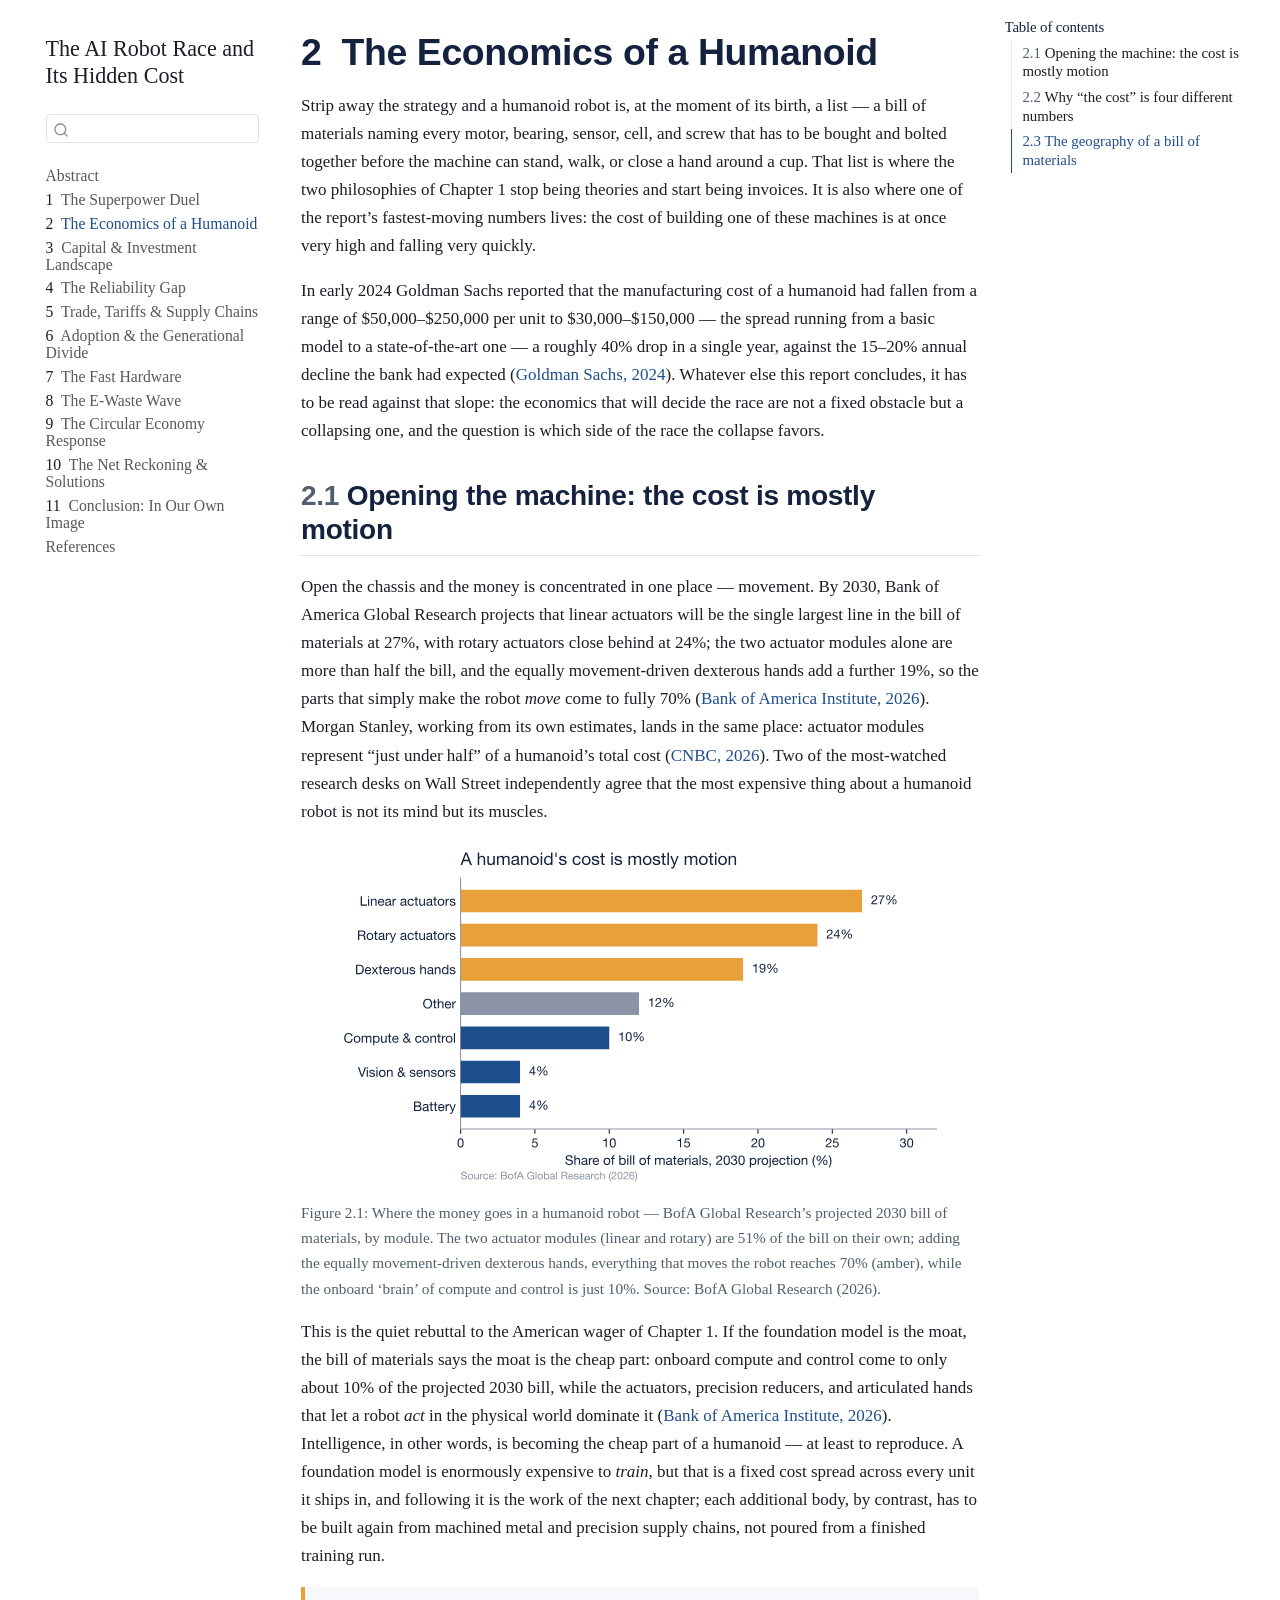
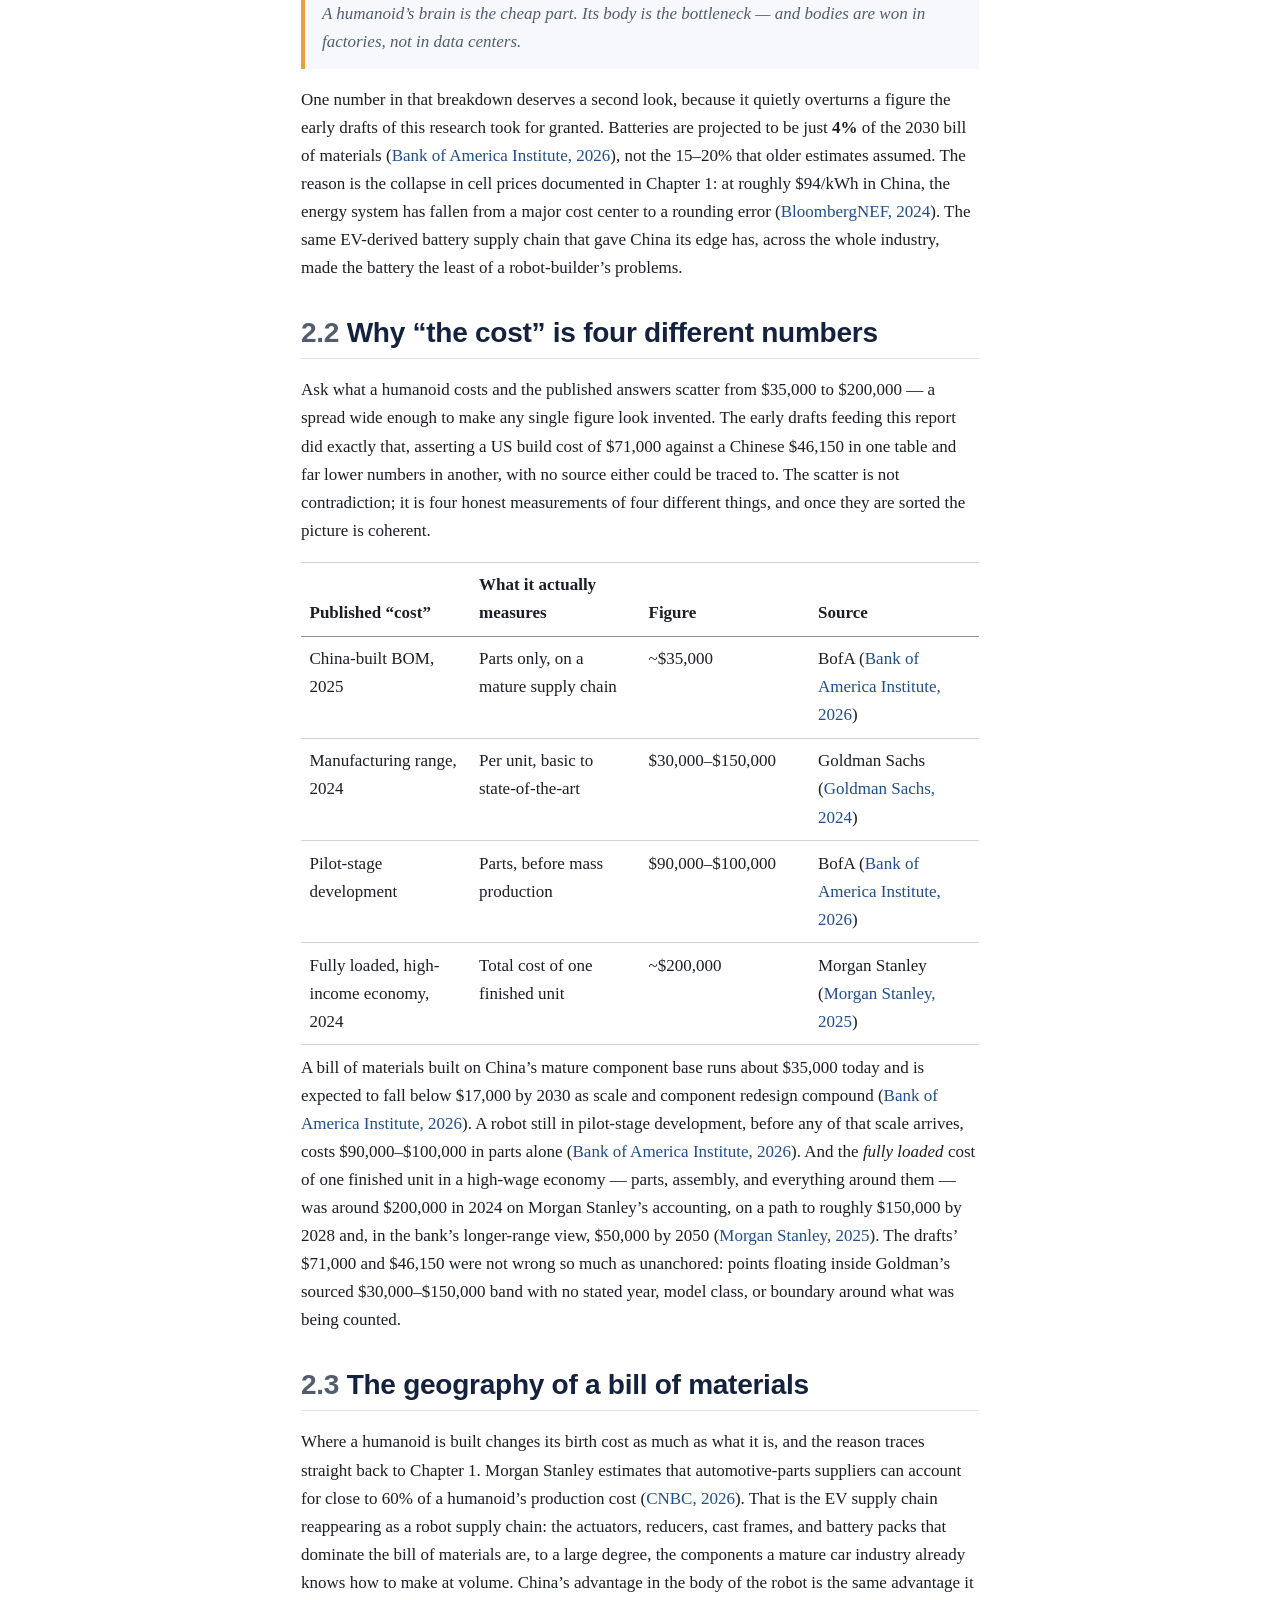
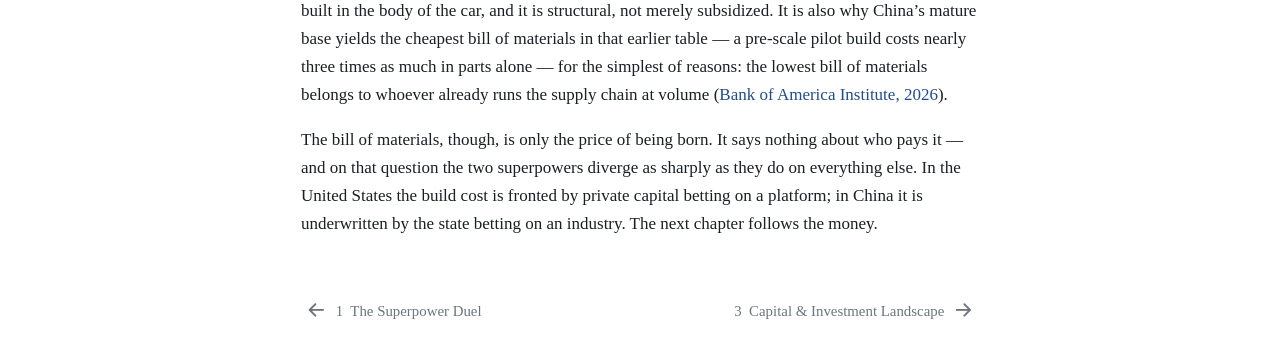
<file: 02-economics-of-a-humanoid.html>
<!DOCTYPE html>
<html xmlns="http://www.w3.org/1999/xhtml" lang="en" xml:lang="en"><head>

<meta charset="utf-8">
<meta name="generator" content="quarto-1.9.38">

<meta name="viewport" content="width=device-width, initial-scale=1.0, user-scalable=yes">


<title>2&nbsp; The Economics of a Humanoid – The AI Robot Race and Its Hidden Cost</title>
<style>
/* Default styles provided by pandoc.
** See https://pandoc.org/MANUAL.html#variables-for-html for config info.
*/
code{white-space: pre-wrap;}
span.smallcaps{font-variant: small-caps;}
div.columns{display: flex; gap: min(4vw, 1.5em);}
div.column{flex: auto; overflow-x: auto;}
div.hanging-indent{margin-left: 1.5em; text-indent: -1.5em;}
ul.task-list{list-style: none;}
ul.task-list li input[type="checkbox"] {
  width: 0.8em;
  margin: 0 0.8em 0.2em -1em; /* quarto-specific, see https://github.com/quarto-dev/quarto-cli/issues/4556 */ 
  vertical-align: middle;
}
/* CSS for citations */
div.csl-bib-body { }
div.csl-entry {
  clear: both;
  margin-bottom: 0em;
}
.hanging-indent div.csl-entry {
  margin-left:2em;
  text-indent:-2em;
}
div.csl-left-margin {
  min-width:2em;
  float:left;
}
div.csl-right-inline {
  margin-left:2em;
  padding-left:1em;
}
div.csl-indent {
  margin-left: 2em;
}</style>


<script src="site_libs/quarto-nav/quarto-nav.js"></script>
<script src="site_libs/quarto-nav/headroom.min.js"></script>
<script src="site_libs/clipboard/clipboard.min.js"></script>
<script src="site_libs/quarto-search/autocomplete.umd.js"></script>
<script src="site_libs/quarto-search/fuse.min.js"></script>
<script src="site_libs/quarto-search/quarto-search.js"></script>
<meta name="quarto:offset" content="./">
<link href="./03-capital-investment.html" rel="next">
<link href="./01-superpower-duel.html" rel="prev">
<script src="site_libs/quarto-html/quarto.js" type="module"></script>
<script src="site_libs/quarto-html/tabsets/tabsets.js" type="module"></script>
<script src="site_libs/quarto-html/popper.min.js"></script>
<script src="site_libs/quarto-html/tippy.umd.min.js"></script>
<script src="site_libs/quarto-html/anchor.min.js"></script>
<link href="site_libs/quarto-html/tippy.css" rel="stylesheet">
<link href="site_libs/quarto-html/quarto-syntax-highlighting-15634bcf2e68342d4ad2dfa704d543f6.css" rel="stylesheet" id="quarto-text-highlighting-styles">
<script src="site_libs/bootstrap/bootstrap.min.js"></script>
<link href="site_libs/bootstrap/bootstrap-icons.css" rel="stylesheet">
<link href="site_libs/bootstrap/bootstrap-3083ef82141734df371f26d2f2a24fa7.min.css" rel="stylesheet" append-hash="true" id="quarto-bootstrap" data-mode="light">
<script id="quarto-search-options" type="application/json">{
  "location": "sidebar",
  "copy-button": false,
  "collapse-after": 3,
  "panel-placement": "start",
  "type": "textbox",
  "limit": 50,
  "keyboard-shortcut": [
    "f",
    "/",
    "s"
  ],
  "show-item-context": false,
  "language": {
    "search-no-results-text": "No results",
    "search-matching-documents-text": "matching documents",
    "search-copy-link-title": "Copy link to search",
    "search-hide-matches-text": "Hide additional matches",
    "search-more-match-text": "more match in this document",
    "search-more-matches-text": "more matches in this document",
    "search-clear-button-title": "Clear",
    "search-text-placeholder": "",
    "search-detached-cancel-button-title": "Cancel",
    "search-submit-button-title": "Submit",
    "search-label": "Search"
  }
}</script>


</head>

<body class="nav-sidebar floating quarto-light">

<div id="quarto-search-results"></div>
  <header id="quarto-header" class="headroom fixed-top">
  <nav class="quarto-secondary-nav">
    <div class="container-fluid d-flex">
      <button type="button" class="quarto-btn-toggle btn" data-bs-toggle="collapse" role="button" data-bs-target=".quarto-sidebar-collapse-item" aria-controls="quarto-sidebar" aria-expanded="false" aria-label="Toggle sidebar navigation" onclick="if (window.quartoToggleHeadroom) { window.quartoToggleHeadroom(); }">
        <i class="bi bi-layout-text-sidebar-reverse"></i>
      </button>
        <nav class="quarto-page-breadcrumbs" aria-label="breadcrumb"><ol class="breadcrumb"><li class="breadcrumb-item"><a href="./02-economics-of-a-humanoid.html"><span class="chapter-number">2</span>&nbsp; <span class="chapter-title">The Economics of a Humanoid</span></a></li></ol></nav>
        <a class="flex-grow-1" role="navigation" data-bs-toggle="collapse" data-bs-target=".quarto-sidebar-collapse-item" aria-controls="quarto-sidebar" aria-expanded="false" aria-label="Toggle sidebar navigation" onclick="if (window.quartoToggleHeadroom) { window.quartoToggleHeadroom(); }">      
        </a>
      <button type="button" class="btn quarto-search-button" aria-label="Search" onclick="window.quartoOpenSearch();">
        <i class="bi bi-search"></i>
      </button>
    </div>
  </nav>
</header>
<!-- content -->
<div id="quarto-content" class="quarto-container page-columns page-rows-contents page-layout-article">
<!-- sidebar -->
  <nav id="quarto-sidebar" class="sidebar collapse collapse-horizontal quarto-sidebar-collapse-item sidebar-navigation floating overflow-auto">
    <div class="pt-lg-2 mt-2 text-left sidebar-header">
    <div class="sidebar-title mb-0 py-0">
      <a href="./">The AI Robot Race and Its Hidden Cost</a> 
    </div>
      </div>
        <div class="mt-2 flex-shrink-0 align-items-center">
        <div class="sidebar-search">
        <div id="quarto-search" class="" title="Search"></div>
        </div>
        </div>
    <div class="sidebar-menu-container"> 
    <ul class="list-unstyled mt-1">
        <li class="sidebar-item">
  <div class="sidebar-item-container"> 
  <a href="./index.html" class="sidebar-item-text sidebar-link">
 <span class="menu-text">Abstract</span></a>
  </div>
</li>
        <li class="sidebar-item">
  <div class="sidebar-item-container"> 
  <a href="./01-superpower-duel.html" class="sidebar-item-text sidebar-link">
 <span class="menu-text"><span class="chapter-number">1</span>&nbsp; <span class="chapter-title">The Superpower Duel</span></span></a>
  </div>
</li>
        <li class="sidebar-item">
  <div class="sidebar-item-container"> 
  <a href="./02-economics-of-a-humanoid.html" class="sidebar-item-text sidebar-link active">
 <span class="menu-text"><span class="chapter-number">2</span>&nbsp; <span class="chapter-title">The Economics of a Humanoid</span></span></a>
  </div>
</li>
        <li class="sidebar-item">
  <div class="sidebar-item-container"> 
  <a href="./03-capital-investment.html" class="sidebar-item-text sidebar-link">
 <span class="menu-text"><span class="chapter-number">3</span>&nbsp; <span class="chapter-title">Capital &amp; Investment Landscape</span></span></a>
  </div>
</li>
        <li class="sidebar-item">
  <div class="sidebar-item-container"> 
  <a href="./04-reliability-gap.html" class="sidebar-item-text sidebar-link">
 <span class="menu-text"><span class="chapter-number">4</span>&nbsp; <span class="chapter-title">The Reliability Gap</span></span></a>
  </div>
</li>
        <li class="sidebar-item">
  <div class="sidebar-item-container"> 
  <a href="./05-trade-tariffs.html" class="sidebar-item-text sidebar-link">
 <span class="menu-text"><span class="chapter-number">5</span>&nbsp; <span class="chapter-title">Trade, Tariffs &amp; Supply Chains</span></span></a>
  </div>
</li>
        <li class="sidebar-item">
  <div class="sidebar-item-container"> 
  <a href="./06-adoption-generational.html" class="sidebar-item-text sidebar-link">
 <span class="menu-text"><span class="chapter-number">6</span>&nbsp; <span class="chapter-title">Adoption &amp; the Generational Divide</span></span></a>
  </div>
</li>
        <li class="sidebar-item">
  <div class="sidebar-item-container"> 
  <a href="./07-fast-hardware.html" class="sidebar-item-text sidebar-link">
 <span class="menu-text"><span class="chapter-number">7</span>&nbsp; <span class="chapter-title">The Fast Hardware</span></span></a>
  </div>
</li>
        <li class="sidebar-item">
  <div class="sidebar-item-container"> 
  <a href="./08-ewaste-wave.html" class="sidebar-item-text sidebar-link">
 <span class="menu-text"><span class="chapter-number">8</span>&nbsp; <span class="chapter-title">The E-Waste Wave</span></span></a>
  </div>
</li>
        <li class="sidebar-item">
  <div class="sidebar-item-container"> 
  <a href="./09-circular-economy.html" class="sidebar-item-text sidebar-link">
 <span class="menu-text"><span class="chapter-number">9</span>&nbsp; <span class="chapter-title">The Circular Economy Response</span></span></a>
  </div>
</li>
        <li class="sidebar-item">
  <div class="sidebar-item-container"> 
  <a href="./10-net-reckoning.html" class="sidebar-item-text sidebar-link">
 <span class="menu-text"><span class="chapter-number">10</span>&nbsp; <span class="chapter-title">The Net Reckoning &amp; Solutions</span></span></a>
  </div>
</li>
        <li class="sidebar-item">
  <div class="sidebar-item-container"> 
  <a href="./conclusion.html" class="sidebar-item-text sidebar-link">
 <span class="menu-text"><span class="chapter-number">11</span>&nbsp; <span class="chapter-title">Conclusion: In Our Own Image</span></span></a>
  </div>
</li>
        <li class="sidebar-item">
  <div class="sidebar-item-container"> 
  <a href="./references.html" class="sidebar-item-text sidebar-link">
 <span class="menu-text">References</span></a>
  </div>
</li>
    </ul>
    </div>
</nav>
<div id="quarto-sidebar-glass" class="quarto-sidebar-collapse-item" data-bs-toggle="collapse" data-bs-target=".quarto-sidebar-collapse-item"></div>
<!-- margin-sidebar -->
    <div id="quarto-margin-sidebar" class="sidebar margin-sidebar">
        <nav id="TOC" role="doc-toc" class="toc-active">
    <h2 id="toc-title">Table of contents</h2>
   
  <ul>
  <li><a href="#opening-the-machine-the-cost-is-mostly-motion" id="toc-opening-the-machine-the-cost-is-mostly-motion" class="nav-link active" data-scroll-target="#opening-the-machine-the-cost-is-mostly-motion"><span class="header-section-number">2.1</span> Opening the machine: the cost is mostly motion</a></li>
  <li><a href="#why-the-cost-is-four-different-numbers" id="toc-why-the-cost-is-four-different-numbers" class="nav-link" data-scroll-target="#why-the-cost-is-four-different-numbers"><span class="header-section-number">2.2</span> Why “the cost” is four different numbers</a></li>
  <li><a href="#the-geography-of-a-bill-of-materials" id="toc-the-geography-of-a-bill-of-materials" class="nav-link" data-scroll-target="#the-geography-of-a-bill-of-materials"><span class="header-section-number">2.3</span> The geography of a bill of materials</a></li>
  </ul>
</nav>
    </div>
<!-- main -->
<main class="content" id="quarto-document-content">

<header id="title-block-header" class="quarto-title-block default">
<div class="quarto-title">
<h1 class="title"><span class="chapter-number">2</span>&nbsp; <span class="chapter-title">The Economics of a Humanoid</span></h1>
</div>



<div class="quarto-title-meta">

    
  
    
  </div>
  


</header>


<p>Strip away the strategy and a humanoid robot is, at the moment of its birth, a list — a bill of materials naming every motor, bearing, sensor, cell, and screw that has to be bought and bolted together before the machine can stand, walk, or close a hand around a cup. That list is where the two philosophies of Chapter 1 stop being theories and start being invoices. It is also where one of the report’s fastest-moving numbers lives: the cost of building one of these machines is at once very high and falling very quickly.</p>
<p>In early 2024 Goldman Sachs reported that the manufacturing cost of a humanoid had fallen from a range of $50,000–$250,000 per unit to $30,000–$150,000 — the spread running from a basic model to a state-of-the-art one — a roughly 40% drop in a single year, against the 15–20% annual decline the bank had expected <span class="citation" data-cites="goldman2024humanoid">(<a href="references.html#ref-goldman2024humanoid" role="doc-biblioref">Goldman Sachs, 2024</a>)</span>. Whatever else this report concludes, it has to be read against that slope: the economics that will decide the race are not a fixed obstacle but a collapsing one, and the question is which side of the race the collapse favors.</p>
<section id="opening-the-machine-the-cost-is-mostly-motion" class="level2" data-number="2.1">
<h2 data-number="2.1" class="anchored" data-anchor-id="opening-the-machine-the-cost-is-mostly-motion"><span class="header-section-number">2.1</span> Opening the machine: the cost is mostly motion</h2>
<p>Open the chassis and the money is concentrated in one place — movement. By 2030, Bank of America Global Research projects that linear actuators will be the single largest line in the bill of materials at 27%, with rotary actuators close behind at 24%; the two actuator modules alone are more than half the bill, and the equally movement-driven dexterous hands add a further 19%, so the parts that simply make the robot <em>move</em> come to fully 70% <span class="citation" data-cites="bofa2026physicalai">(<a href="references.html#ref-bofa2026physicalai" role="doc-biblioref">Bank of America Institute, 2026</a>)</span>. Morgan Stanley, working from its own estimates, lands in the same place: actuator modules represent “just under half” of a humanoid’s total cost <span class="citation" data-cites="cnbc2026msparts">(<a href="references.html#ref-cnbc2026msparts" role="doc-biblioref">CNBC, 2026</a>)</span>. Two of the most-watched research desks on Wall Street independently agree that the most expensive thing about a humanoid robot is not its mind but its muscles.</p>
<div id="cell-fig-bom" class="cell" data-execution_count="1">
<div class="cell-output cell-output-display">
<div id="fig-bom" class="quarto-float quarto-figure quarto-figure-center anchored">
<figure class="quarto-float quarto-float-fig figure">
<div aria-describedby="fig-bom-caption-0ceaefa1-69ba-4598-a22c-09a6ac19f8ca">
<img src="02-economics-of-a-humanoid_files/figure-html/fig-bom-output-1.svg" class="img-fluid figure-img">
</div>
<figcaption class="quarto-float-caption-bottom quarto-float-caption quarto-float-fig" id="fig-bom-caption-0ceaefa1-69ba-4598-a22c-09a6ac19f8ca">
Figure&nbsp;2.1: Where the money goes in a humanoid robot — BofA Global Research’s projected 2030 bill of materials, by module. The two actuator modules (linear and rotary) are 51% of the bill on their own; adding the equally movement-driven dexterous hands, everything that moves the robot reaches 70% (amber), while the onboard ‘brain’ of compute and control is just 10%. Source: BofA Global Research (2026).
</figcaption>
</figure>
</div>
</div>
</div>
<p>This is the quiet rebuttal to the American wager of Chapter 1. If the foundation model is the moat, the bill of materials says the moat is the cheap part: onboard compute and control come to only about 10% of the projected 2030 bill, while the actuators, precision reducers, and articulated hands that let a robot <em>act</em> in the physical world dominate it <span class="citation" data-cites="bofa2026physicalai">(<a href="references.html#ref-bofa2026physicalai" role="doc-biblioref">Bank of America Institute, 2026</a>)</span>. Intelligence, in other words, is becoming the cheap part of a humanoid — at least to reproduce. A foundation model is enormously expensive to <em>train</em>, but that is a fixed cost spread across every unit it ships in, and following it is the work of the next chapter; each additional body, by contrast, has to be built again from machined metal and precision supply chains, not poured from a finished training run.</p>
<blockquote class="blockquote">
<p>A humanoid’s brain is the cheap part. Its body is the bottleneck — and bodies are won in factories, not in data centers.</p>
</blockquote>
<p>One number in that breakdown deserves a second look, because it quietly overturns a figure the early drafts of this research took for granted. Batteries are projected to be just <strong>4%</strong> of the 2030 bill of materials <span class="citation" data-cites="bofa2026physicalai">(<a href="references.html#ref-bofa2026physicalai" role="doc-biblioref">Bank of America Institute, 2026</a>)</span>, not the 15–20% that older estimates assumed. The reason is the collapse in cell prices documented in Chapter 1: at roughly $94/kWh in China, the energy system has fallen from a major cost center to a rounding error <span class="citation" data-cites="bnef2024battery">(<a href="references.html#ref-bnef2024battery" role="doc-biblioref">BloombergNEF, 2024</a>)</span>. The same EV-derived battery supply chain that gave China its edge has, across the whole industry, made the battery the least of a robot-builder’s problems.</p>
</section>
<section id="why-the-cost-is-four-different-numbers" class="level2" data-number="2.2">
<h2 data-number="2.2" class="anchored" data-anchor-id="why-the-cost-is-four-different-numbers"><span class="header-section-number">2.2</span> Why “the cost” is four different numbers</h2>
<p>Ask what a humanoid costs and the published answers scatter from $35,000 to $200,000 — a spread wide enough to make any single figure look invented. The early drafts feeding this report did exactly that, asserting a US build cost of $71,000 against a Chinese $46,150 in one table and far lower numbers in another, with no source either could be traced to. The scatter is not contradiction; it is four honest measurements of four different things, and once they are sorted the picture is coherent.</p>
<table class="caption-top table">
<colgroup>
<col style="width: 25%">
<col style="width: 25%">
<col style="width: 25%">
<col style="width: 25%">
</colgroup>
<thead>
<tr class="header">
<th>Published “cost”</th>
<th>What it actually measures</th>
<th>Figure</th>
<th>Source</th>
</tr>
</thead>
<tbody>
<tr class="odd">
<td>China-built BOM, 2025</td>
<td>Parts only, on a mature supply chain</td>
<td>~$35,000</td>
<td>BofA <span class="citation" data-cites="bofa2026physicalai">(<a href="references.html#ref-bofa2026physicalai" role="doc-biblioref">Bank of America Institute, 2026</a>)</span></td>
</tr>
<tr class="even">
<td>Manufacturing range, 2024</td>
<td>Per unit, basic to state-of-the-art</td>
<td>$30,000–$150,000</td>
<td>Goldman Sachs <span class="citation" data-cites="goldman2024humanoid">(<a href="references.html#ref-goldman2024humanoid" role="doc-biblioref">Goldman Sachs, 2024</a>)</span></td>
</tr>
<tr class="odd">
<td>Pilot-stage development</td>
<td>Parts, before mass production</td>
<td>$90,000–$100,000</td>
<td>BofA <span class="citation" data-cites="bofa2026physicalai">(<a href="references.html#ref-bofa2026physicalai" role="doc-biblioref">Bank of America Institute, 2026</a>)</span></td>
</tr>
<tr class="even">
<td>Fully loaded, high-income economy, 2024</td>
<td>Total cost of one finished unit</td>
<td>~$200,000</td>
<td>Morgan Stanley <span class="citation" data-cites="ms2025humanoid">(<a href="references.html#ref-ms2025humanoid" role="doc-biblioref">Morgan Stanley, 2025</a>)</span></td>
</tr>
</tbody>
</table>
<p>A bill of materials built on China’s mature component base runs about $35,000 today and is expected to fall below $17,000 by 2030 as scale and component redesign compound <span class="citation" data-cites="bofa2026physicalai">(<a href="references.html#ref-bofa2026physicalai" role="doc-biblioref">Bank of America Institute, 2026</a>)</span>. A robot still in pilot-stage development, before any of that scale arrives, costs $90,000–$100,000 in parts alone <span class="citation" data-cites="bofa2026physicalai">(<a href="references.html#ref-bofa2026physicalai" role="doc-biblioref">Bank of America Institute, 2026</a>)</span>. And the <em>fully loaded</em> cost of one finished unit in a high-wage economy — parts, assembly, and everything around them — was around $200,000 in 2024 on Morgan Stanley’s accounting, on a path to roughly $150,000 by 2028 and, in the bank’s longer-range view, $50,000 by 2050 <span class="citation" data-cites="ms2025humanoid">(<a href="references.html#ref-ms2025humanoid" role="doc-biblioref">Morgan Stanley, 2025</a>)</span>. The drafts’ $71,000 and $46,150 were not wrong so much as unanchored: points floating inside Goldman’s sourced $30,000–$150,000 band with no stated year, model class, or boundary around what was being counted.</p>
</section>
<section id="the-geography-of-a-bill-of-materials" class="level2" data-number="2.3">
<h2 data-number="2.3" class="anchored" data-anchor-id="the-geography-of-a-bill-of-materials"><span class="header-section-number">2.3</span> The geography of a bill of materials</h2>
<p>Where a humanoid is built changes its birth cost as much as what it is, and the reason traces straight back to Chapter 1. Morgan Stanley estimates that automotive-parts suppliers can account for close to 60% of a humanoid’s production cost <span class="citation" data-cites="cnbc2026msparts">(<a href="references.html#ref-cnbc2026msparts" role="doc-biblioref">CNBC, 2026</a>)</span>. That is the EV supply chain reappearing as a robot supply chain: the actuators, reducers, cast frames, and battery packs that dominate the bill of materials are, to a large degree, the components a mature car industry already knows how to make at volume. China’s advantage in the body of the robot is the same advantage it built in the body of the car, and it is structural, not merely subsidized. It is also why China’s mature base yields the cheapest bill of materials in that earlier table — a pre-scale pilot build costs nearly three times as much in parts alone — for the simplest of reasons: the lowest bill of materials belongs to whoever already runs the supply chain at volume <span class="citation" data-cites="bofa2026physicalai">(<a href="references.html#ref-bofa2026physicalai" role="doc-biblioref">Bank of America Institute, 2026</a>)</span>.</p>
<p>The bill of materials, though, is only the price of being born. It says nothing about who pays it — and on that question the two superpowers diverge as sharply as they do on everything else. In the United States the build cost is fronted by private capital betting on a platform; in China it is underwritten by the state betting on an industry. The next chapter follows the money.</p>


<div id="refs" class="references csl-bib-body hanging-indent" data-entry-spacing="0" data-line-spacing="2" role="list" style="display: none">
<div id="ref-bofa2026physicalai" class="csl-entry" role="listitem">
Bank of America Institute. (2026, March). <em>Transformation — physical AI, part 2: Humanoid robots</em>. <a href="https://institute.bankofamerica.com/content/dam/transformation/physical-ai-part-2.pdf">https://institute.bankofamerica.com/content/dam/transformation/physical-ai-part-2.pdf</a>
</div>
<div id="ref-bnef2024battery" class="csl-entry" role="listitem">
BloombergNEF. (2024, December). <em>Lithium-ion battery pack prices see largest drop since 2017, falling to $115 per kilowatt-hour</em>. <a href="https://about.bnef.com/insights/commodities/lithium-ion-battery-pack-prices-see-largest-drop-since-2017-falling-to-115-per-kilowatt-hour-bloombergnef/">https://about.bnef.com/insights/commodities/lithium-ion-battery-pack-prices-see-largest-drop-since-2017-falling-to-115-per-kilowatt-hour-bloombergnef/</a>
</div>
<div id="ref-cnbc2026msparts" class="csl-entry" role="listitem">
CNBC. (2026, February). <em>Musk is stressing robots over cars. Here are three humanoid parts suppliers that morgan stanley recommends</em>. <a href="https://www.cnbc.com/2026/02/01/musk-is-stressing-robots-over-cars-these-suppliers-make-humanoid-parts.html">https://www.cnbc.com/2026/02/01/musk-is-stressing-robots-over-cars-these-suppliers-make-humanoid-parts.html</a>
</div>
<div id="ref-goldman2024humanoid" class="csl-entry" role="listitem">
Goldman Sachs. (2024, February). <em>The global market for humanoid robots could reach $38 billion by 2035</em>. <a href="https://www.goldmansachs.com/insights/articles/the-global-market-for-robots-could-reach-38-billion-by-2035">https://www.goldmansachs.com/insights/articles/the-global-market-for-robots-could-reach-38-billion-by-2035</a>
</div>
<div id="ref-ms2025humanoid" class="csl-entry" role="listitem">
Morgan Stanley. (2025). <em>Humanoid robot market expected to reach $5 trillion by 2050</em>. <a href="https://www.morganstanley.com/insights/articles/humanoid-robot-market-5-trillion-by-2050">https://www.morganstanley.com/insights/articles/humanoid-robot-market-5-trillion-by-2050</a>
</div>
</div>
</section>

</main> <!-- /main -->
<script id="quarto-html-after-body" type="application/javascript">
  window.document.addEventListener("DOMContentLoaded", function (event) {
    const icon = "";
    const anchorJS = new window.AnchorJS();
    anchorJS.options = {
      placement: 'right',
      icon: icon
    };
    anchorJS.add('.anchored');
    const isCodeAnnotation = (el) => {
      for (const clz of el.classList) {
        if (clz.startsWith('code-annotation-')) {                     
          return true;
        }
      }
      return false;
    }
    const onCopySuccess = function(e) {
      // button target
      const button = e.trigger;
      // don't keep focus
      button.blur();
      // flash "checked"
      button.classList.add('code-copy-button-checked');
      var currentTitle = button.getAttribute("title");
      button.setAttribute("title", "Copied!");
      let tooltip;
      if (window.bootstrap) {
        button.setAttribute("data-bs-toggle", "tooltip");
        button.setAttribute("data-bs-placement", "left");
        button.setAttribute("data-bs-title", "Copied!");
        tooltip = new bootstrap.Tooltip(button, 
          { trigger: "manual", 
            customClass: "code-copy-button-tooltip",
            offset: [0, -8]});
        tooltip.show();    
      }
      setTimeout(function() {
        if (tooltip) {
          tooltip.hide();
          button.removeAttribute("data-bs-title");
          button.removeAttribute("data-bs-toggle");
          button.removeAttribute("data-bs-placement");
        }
        button.setAttribute("title", currentTitle);
        button.classList.remove('code-copy-button-checked');
      }, 1000);
      // clear code selection
      e.clearSelection();
    }
    const getTextToCopy = function(trigger) {
      const outerScaffold = trigger.parentElement.cloneNode(true);
      const codeEl = outerScaffold.querySelector('code');
      for (const childEl of codeEl.children) {
        if (isCodeAnnotation(childEl)) {
          childEl.remove();
        }
      }
      return codeEl.innerText;
    }
    const clipboard = new window.ClipboardJS('.code-copy-button:not([data-in-quarto-modal])', {
      text: getTextToCopy
    });
    clipboard.on('success', onCopySuccess);
    if (window.document.getElementById('quarto-embedded-source-code-modal')) {
      const clipboardModal = new window.ClipboardJS('.code-copy-button[data-in-quarto-modal]', {
        text: getTextToCopy,
        container: window.document.getElementById('quarto-embedded-source-code-modal')
      });
      clipboardModal.on('success', onCopySuccess);
    }
      var localhostRegex = new RegExp(/^(?:http|https):\/\/localhost\:?[0-9]*\//);
      var mailtoRegex = new RegExp(/^mailto:/);
        var filterRegex = new RegExp('/' + window.location.host + '/');
      var isInternal = (href) => {
          return filterRegex.test(href) || localhostRegex.test(href) || mailtoRegex.test(href);
      }
      // Inspect non-navigation links and adorn them if external
     var links = window.document.querySelectorAll('a[href]:not(.nav-link):not(.navbar-brand):not(.toc-action):not(.sidebar-link):not(.sidebar-item-toggle):not(.pagination-link):not(.no-external):not([aria-hidden]):not(.dropdown-item):not(.quarto-navigation-tool):not(.about-link)');
      for (var i=0; i<links.length; i++) {
        const link = links[i];
        if (!isInternal(link.href)) {
          // undo the damage that might have been done by quarto-nav.js in the case of
          // links that we want to consider external
          if (link.dataset.originalHref !== undefined) {
            link.href = link.dataset.originalHref;
          }
        }
      }
    function tippyHover(el, contentFn, onTriggerFn, onUntriggerFn) {
      const config = {
        allowHTML: true,
        maxWidth: 500,
        delay: 100,
        arrow: false,
        appendTo: function(el) {
            return el.parentElement;
        },
        interactive: true,
        interactiveBorder: 10,
        theme: 'quarto',
        placement: 'bottom-start',
      };
      if (contentFn) {
        config.content = contentFn;
      }
      if (onTriggerFn) {
        config.onTrigger = onTriggerFn;
      }
      if (onUntriggerFn) {
        config.onUntrigger = onUntriggerFn;
      }
      window.tippy(el, config); 
    }
    const noterefs = window.document.querySelectorAll('a[role="doc-noteref"]');
    for (var i=0; i<noterefs.length; i++) {
      const ref = noterefs[i];
      tippyHover(ref, function() {
        // use id or data attribute instead here
        let href = ref.getAttribute('data-footnote-href') || ref.getAttribute('href');
        try { href = new URL(href).hash; } catch {}
        const id = href.replace(/^#\/?/, "");
        const note = window.document.getElementById(id);
        if (note) {
          return note.innerHTML;
        } else {
          return "";
        }
      });
    }
    const xrefs = window.document.querySelectorAll('a.quarto-xref');
    const processXRef = (id, note) => {
      // Strip column container classes
      const stripColumnClz = (el) => {
        el.classList.remove("page-full", "page-columns");
        if (el.children) {
          for (const child of el.children) {
            stripColumnClz(child);
          }
        }
      }
      stripColumnClz(note)
      if (id === null || id.startsWith('sec-')) {
        // Special case sections, only their first couple elements
        const container = document.createElement("div");
        if (note.children && note.children.length > 2) {
          container.appendChild(note.children[0].cloneNode(true));
          for (let i = 1; i < note.children.length; i++) {
            const child = note.children[i];
            if (child.tagName === "P" && child.innerText === "") {
              continue;
            } else {
              container.appendChild(child.cloneNode(true));
              break;
            }
          }
          if (window.Quarto?.typesetMath) {
            window.Quarto.typesetMath(container);
          }
          return container.innerHTML
        } else {
          if (window.Quarto?.typesetMath) {
            window.Quarto.typesetMath(note);
          }
          return note.innerHTML;
        }
      } else {
        // Remove any anchor links if they are present
        const anchorLink = note.querySelector('a.anchorjs-link');
        if (anchorLink) {
          anchorLink.remove();
        }
        if (window.Quarto?.typesetMath) {
          window.Quarto.typesetMath(note);
        }
        if (note.classList.contains("callout")) {
          return note.outerHTML;
        } else {
          return note.innerHTML;
        }
      }
    }
    for (var i=0; i<xrefs.length; i++) {
      const xref = xrefs[i];
      tippyHover(xref, undefined, function(instance) {
        instance.disable();
        let url = xref.getAttribute('href');
        let hash = undefined; 
        if (url.startsWith('#')) {
          hash = url;
        } else {
          try { hash = new URL(url).hash; } catch {}
        }
        if (hash) {
          const id = hash.replace(/^#\/?/, "");
          const note = window.document.getElementById(id);
          if (note !== null) {
            try {
              const html = processXRef(id, note.cloneNode(true));
              instance.setContent(html);
            } finally {
              instance.enable();
              instance.show();
            }
          } else {
            // See if we can fetch this
            fetch(url.split('#')[0])
            .then(res => res.text())
            .then(html => {
              const parser = new DOMParser();
              const htmlDoc = parser.parseFromString(html, "text/html");
              const note = htmlDoc.getElementById(id);
              if (note !== null) {
                const html = processXRef(id, note);
                instance.setContent(html);
              } 
            }).finally(() => {
              instance.enable();
              instance.show();
            });
          }
        } else {
          // See if we can fetch a full url (with no hash to target)
          // This is a special case and we should probably do some content thinning / targeting
          fetch(url)
          .then(res => res.text())
          .then(html => {
            const parser = new DOMParser();
            const htmlDoc = parser.parseFromString(html, "text/html");
            const note = htmlDoc.querySelector('main.content');
            if (note !== null) {
              // This should only happen for chapter cross references
              // (since there is no id in the URL)
              // remove the first header
              if (note.children.length > 0 && note.children[0].tagName === "HEADER") {
                note.children[0].remove();
              }
              const html = processXRef(null, note);
              instance.setContent(html);
            } 
          }).finally(() => {
            instance.enable();
            instance.show();
          });
        }
      }, function(instance) {
      });
    }
        let selectedAnnoteEl;
        const selectorForAnnotation = ( cell, annotation) => {
          let cellAttr = 'data-code-cell="' + cell + '"';
          let lineAttr = 'data-code-annotation="' +  annotation + '"';
          const selector = 'span[' + cellAttr + '][' + lineAttr + ']';
          return selector;
        }
        const selectCodeLines = (annoteEl) => {
          const doc = window.document;
          const targetCell = annoteEl.getAttribute("data-target-cell");
          const targetAnnotation = annoteEl.getAttribute("data-target-annotation");
          const annoteSpan = window.document.querySelector(selectorForAnnotation(targetCell, targetAnnotation));
          const lines = annoteSpan.getAttribute("data-code-lines").split(",");
          const lineIds = lines.map((line) => {
            return targetCell + "-" + line;
          })
          let top = null;
          let height = null;
          let parent = null;
          if (lineIds.length > 0) {
              //compute the position of the single el (top and bottom and make a div)
              const el = window.document.getElementById(lineIds[0]);
              top = el.offsetTop;
              height = el.offsetHeight;
              parent = el.parentElement.parentElement;
            if (lineIds.length > 1) {
              const lastEl = window.document.getElementById(lineIds[lineIds.length - 1]);
              const bottom = lastEl.offsetTop + lastEl.offsetHeight;
              height = bottom - top;
            }
            if (top !== null && height !== null && parent !== null) {
              // cook up a div (if necessary) and position it 
              let div = window.document.getElementById("code-annotation-line-highlight");
              if (div === null) {
                div = window.document.createElement("div");
                div.setAttribute("id", "code-annotation-line-highlight");
                div.style.position = 'absolute';
                parent.appendChild(div);
              }
              div.style.top = top - 2 + "px";
              div.style.height = height + 4 + "px";
              div.style.left = 0;
              let gutterDiv = window.document.getElementById("code-annotation-line-highlight-gutter");
              if (gutterDiv === null) {
                gutterDiv = window.document.createElement("div");
                gutterDiv.setAttribute("id", "code-annotation-line-highlight-gutter");
                gutterDiv.style.position = 'absolute';
                const codeCell = window.document.getElementById(targetCell);
                const gutter = codeCell.querySelector('.code-annotation-gutter');
                gutter.appendChild(gutterDiv);
              }
              gutterDiv.style.top = top - 2 + "px";
              gutterDiv.style.height = height + 4 + "px";
            }
            selectedAnnoteEl = annoteEl;
          }
        };
        const unselectCodeLines = () => {
          const elementsIds = ["code-annotation-line-highlight", "code-annotation-line-highlight-gutter"];
          elementsIds.forEach((elId) => {
            const div = window.document.getElementById(elId);
            if (div) {
              div.remove();
            }
          });
          selectedAnnoteEl = undefined;
        };
          // Handle positioning of the toggle
      window.addEventListener(
        "resize",
        throttle(() => {
          elRect = undefined;
          if (selectedAnnoteEl) {
            selectCodeLines(selectedAnnoteEl);
          }
        }, 10)
      );
      function throttle(fn, ms) {
      let throttle = false;
      let timer;
        return (...args) => {
          if(!throttle) { // first call gets through
              fn.apply(this, args);
              throttle = true;
          } else { // all the others get throttled
              if(timer) clearTimeout(timer); // cancel #2
              timer = setTimeout(() => {
                fn.apply(this, args);
                timer = throttle = false;
              }, ms);
          }
        };
      }
        // Attach click handler to the DT
        const annoteDls = window.document.querySelectorAll('dt[data-target-cell]');
        for (const annoteDlNode of annoteDls) {
          annoteDlNode.addEventListener('click', (event) => {
            const clickedEl = event.target;
            if (clickedEl !== selectedAnnoteEl) {
              unselectCodeLines();
              const activeEl = window.document.querySelector('dt[data-target-cell].code-annotation-active');
              if (activeEl) {
                activeEl.classList.remove('code-annotation-active');
              }
              selectCodeLines(clickedEl);
              clickedEl.classList.add('code-annotation-active');
            } else {
              // Unselect the line
              unselectCodeLines();
              clickedEl.classList.remove('code-annotation-active');
            }
          });
        }
    const findCites = (el) => {
      const parentEl = el.parentElement;
      if (parentEl) {
        const cites = parentEl.dataset.cites;
        if (cites) {
          return {
            el,
            cites: cites.split(' ')
          };
        } else {
          return findCites(el.parentElement)
        }
      } else {
        return undefined;
      }
    };
    var bibliorefs = window.document.querySelectorAll('a[role="doc-biblioref"]');
    for (var i=0; i<bibliorefs.length; i++) {
      const ref = bibliorefs[i];
      const citeInfo = findCites(ref);
      if (citeInfo) {
        tippyHover(citeInfo.el, function() {
          var popup = window.document.createElement('div');
          citeInfo.cites.forEach(function(cite) {
            var citeDiv = window.document.createElement('div');
            citeDiv.classList.add('hanging-indent');
            citeDiv.classList.add('csl-entry');
            var biblioDiv = window.document.getElementById('ref-' + cite);
            if (biblioDiv) {
              citeDiv.innerHTML = biblioDiv.innerHTML;
            }
            popup.appendChild(citeDiv);
          });
          return popup.innerHTML;
        });
      }
    }
  });
  </script>
<nav class="page-navigation">
  <div class="nav-page nav-page-previous">
      <a href="./01-superpower-duel.html" class="pagination-link" aria-label="The Superpower Duel">
        <i class="bi bi-arrow-left-short"></i> <span class="nav-page-text"><span class="chapter-number">1</span>&nbsp; <span class="chapter-title">The Superpower Duel</span></span>
      </a>          
  </div>
  <div class="nav-page nav-page-next">
      <a href="./03-capital-investment.html" class="pagination-link" aria-label="Capital &amp; Investment Landscape">
        <span class="nav-page-text"><span class="chapter-number">3</span>&nbsp; <span class="chapter-title">Capital &amp; Investment Landscape</span></span> <i class="bi bi-arrow-right-short"></i>
      </a>
  </div>
</nav>
</div> <!-- /content -->




</body></html>
</file>
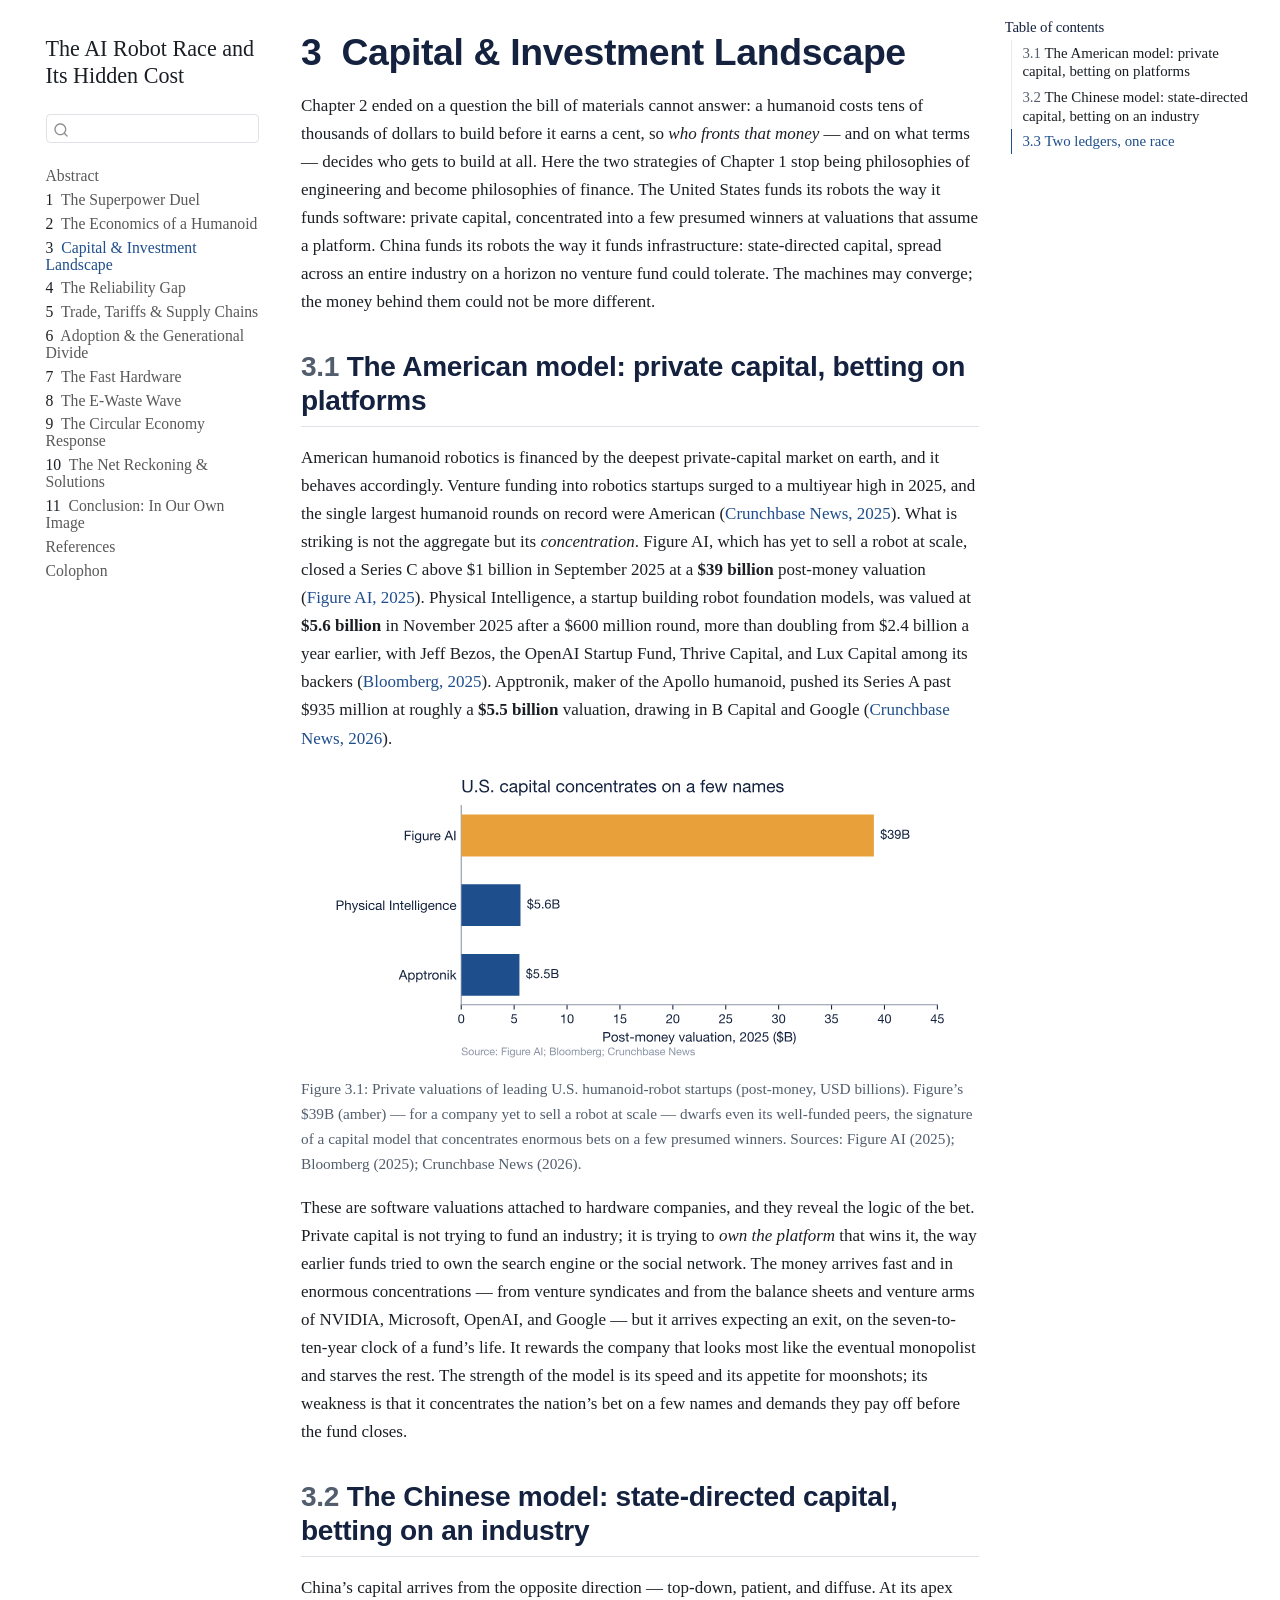
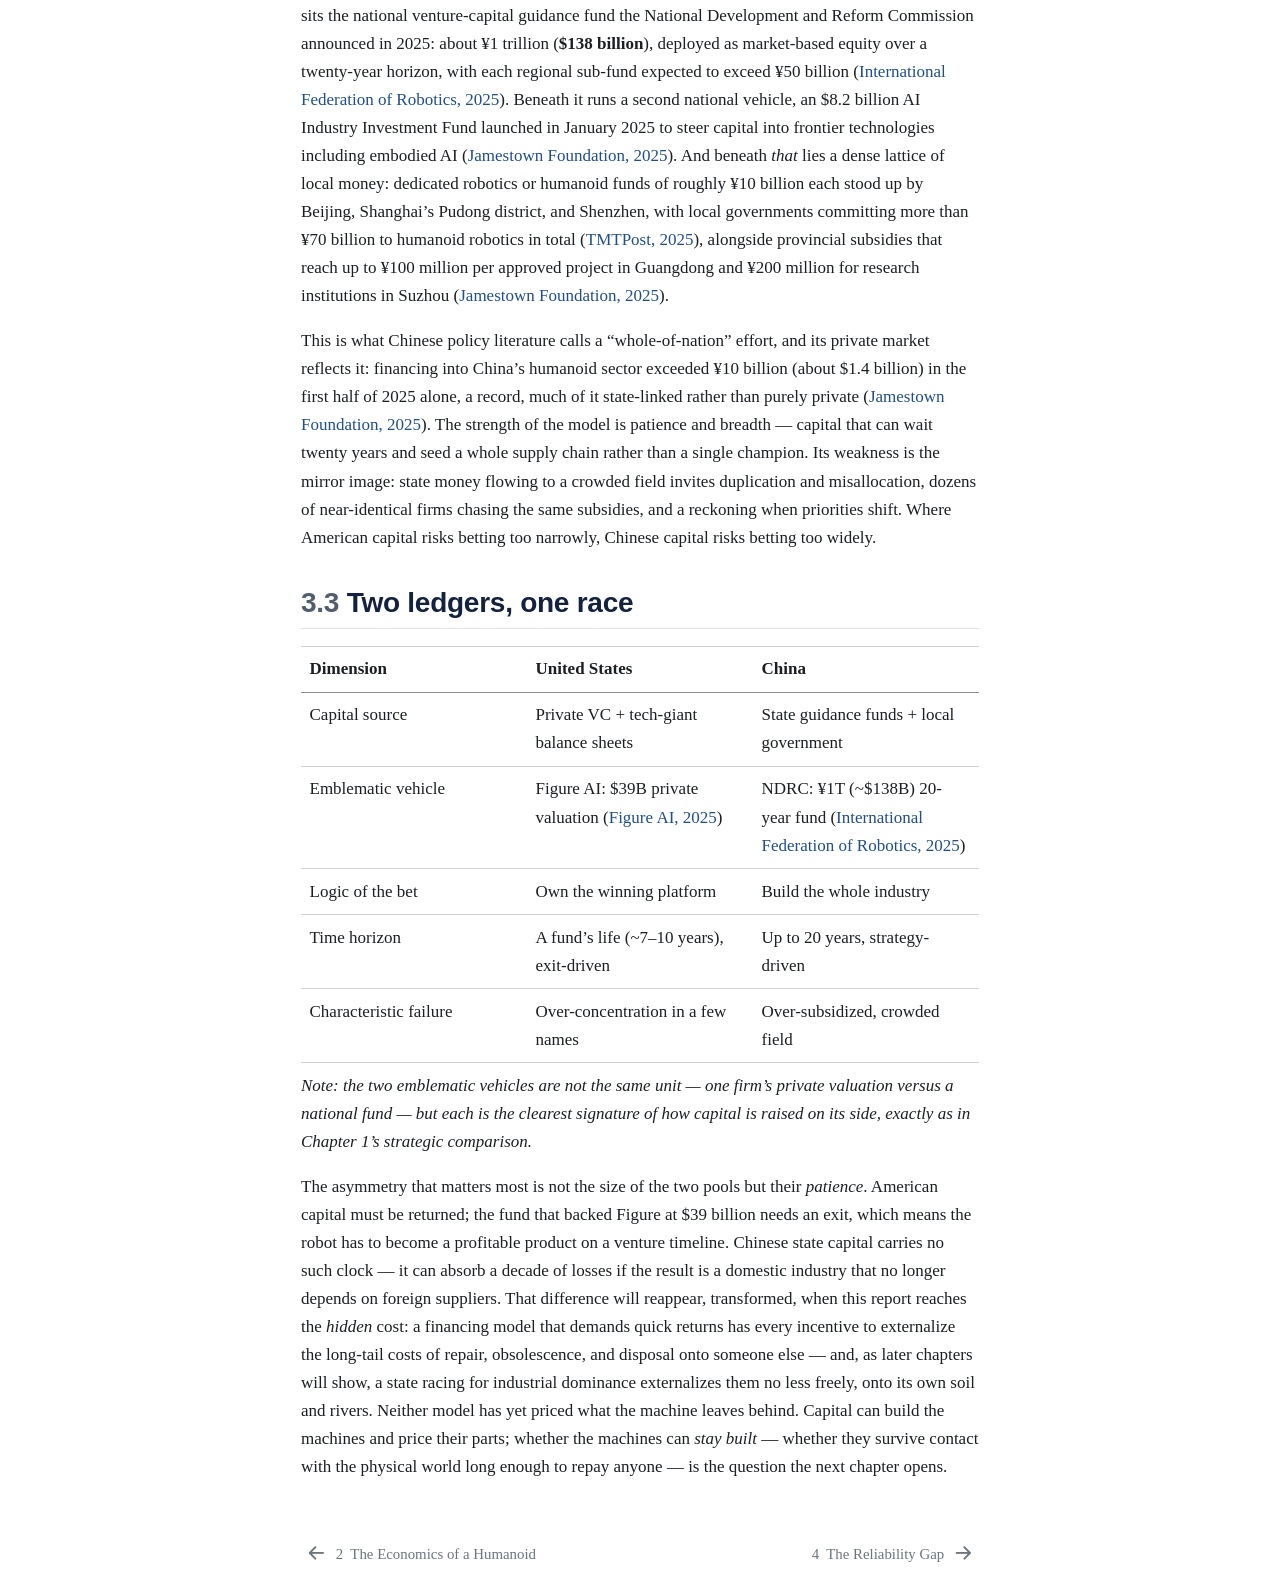
<file: 03-capital-investment.html>
<!DOCTYPE html>
<html xmlns="http://www.w3.org/1999/xhtml" lang="en" xml:lang="en"><head>

<meta charset="utf-8">
<meta name="generator" content="quarto-1.9.38">

<meta name="viewport" content="width=device-width, initial-scale=1.0, user-scalable=yes">


<title>3&nbsp; Capital &amp; Investment Landscape – The AI Robot Race and Its Hidden Cost</title>
<style>
/* Default styles provided by pandoc.
** See https://pandoc.org/MANUAL.html#variables-for-html for config info.
*/
code{white-space: pre-wrap;}
span.smallcaps{font-variant: small-caps;}
div.columns{display: flex; gap: min(4vw, 1.5em);}
div.column{flex: auto; overflow-x: auto;}
div.hanging-indent{margin-left: 1.5em; text-indent: -1.5em;}
ul.task-list{list-style: none;}
ul.task-list li input[type="checkbox"] {
  width: 0.8em;
  margin: 0 0.8em 0.2em -1em; /* quarto-specific, see https://github.com/quarto-dev/quarto-cli/issues/4556 */ 
  vertical-align: middle;
}
/* CSS for citations */
div.csl-bib-body { }
div.csl-entry {
  clear: both;
  margin-bottom: 0em;
}
.hanging-indent div.csl-entry {
  margin-left:2em;
  text-indent:-2em;
}
div.csl-left-margin {
  min-width:2em;
  float:left;
}
div.csl-right-inline {
  margin-left:2em;
  padding-left:1em;
}
div.csl-indent {
  margin-left: 2em;
}</style>


<script src="site_libs/quarto-nav/quarto-nav.js"></script>
<script src="site_libs/quarto-nav/headroom.min.js"></script>
<script src="site_libs/clipboard/clipboard.min.js"></script>
<script src="site_libs/quarto-search/autocomplete.umd.js"></script>
<script src="site_libs/quarto-search/fuse.min.js"></script>
<script src="site_libs/quarto-search/quarto-search.js"></script>
<meta name="quarto:offset" content="./">
<link href="./04-reliability-gap.html" rel="next">
<link href="./02-economics-of-a-humanoid.html" rel="prev">
<script src="site_libs/quarto-html/quarto.js" type="module"></script>
<script src="site_libs/quarto-html/tabsets/tabsets.js" type="module"></script>
<script src="site_libs/quarto-html/popper.min.js"></script>
<script src="site_libs/quarto-html/tippy.umd.min.js"></script>
<script src="site_libs/quarto-html/anchor.min.js"></script>
<link href="site_libs/quarto-html/tippy.css" rel="stylesheet">
<link href="site_libs/quarto-html/quarto-syntax-highlighting-15634bcf2e68342d4ad2dfa704d543f6.css" rel="stylesheet" id="quarto-text-highlighting-styles">
<script src="site_libs/bootstrap/bootstrap.min.js"></script>
<link href="site_libs/bootstrap/bootstrap-icons.css" rel="stylesheet">
<link href="site_libs/bootstrap/bootstrap-e6e61614d7470ab1be2a7b0a5b13885c.min.css" rel="stylesheet" append-hash="true" id="quarto-bootstrap" data-mode="light">
<script id="quarto-search-options" type="application/json">{
  "location": "sidebar",
  "copy-button": false,
  "collapse-after": 3,
  "panel-placement": "start",
  "type": "textbox",
  "limit": 50,
  "keyboard-shortcut": [
    "f",
    "/",
    "s"
  ],
  "show-item-context": false,
  "language": {
    "search-no-results-text": "No results",
    "search-matching-documents-text": "matching documents",
    "search-copy-link-title": "Copy link to search",
    "search-hide-matches-text": "Hide additional matches",
    "search-more-match-text": "more match in this document",
    "search-more-matches-text": "more matches in this document",
    "search-clear-button-title": "Clear",
    "search-text-placeholder": "",
    "search-detached-cancel-button-title": "Cancel",
    "search-submit-button-title": "Submit",
    "search-label": "Search"
  }
}</script>


</head>

<body class="nav-sidebar floating quarto-light">

<div id="quarto-search-results"></div>
  <header id="quarto-header" class="headroom fixed-top">
  <nav class="quarto-secondary-nav">
    <div class="container-fluid d-flex">
      <button type="button" class="quarto-btn-toggle btn" data-bs-toggle="collapse" role="button" data-bs-target=".quarto-sidebar-collapse-item" aria-controls="quarto-sidebar" aria-expanded="false" aria-label="Toggle sidebar navigation" onclick="if (window.quartoToggleHeadroom) { window.quartoToggleHeadroom(); }">
        <i class="bi bi-layout-text-sidebar-reverse"></i>
      </button>
        <nav class="quarto-page-breadcrumbs" aria-label="breadcrumb"><ol class="breadcrumb"><li class="breadcrumb-item"><a href="./03-capital-investment.html"><span class="chapter-number">3</span>&nbsp; <span class="chapter-title">Capital &amp; Investment Landscape</span></a></li></ol></nav>
        <a class="flex-grow-1" role="navigation" data-bs-toggle="collapse" data-bs-target=".quarto-sidebar-collapse-item" aria-controls="quarto-sidebar" aria-expanded="false" aria-label="Toggle sidebar navigation" onclick="if (window.quartoToggleHeadroom) { window.quartoToggleHeadroom(); }">      
        </a>
      <button type="button" class="btn quarto-search-button" aria-label="Search" onclick="window.quartoOpenSearch();">
        <i class="bi bi-search"></i>
      </button>
    </div>
  </nav>
</header>
<!-- content -->
<div id="quarto-content" class="quarto-container page-columns page-rows-contents page-layout-article">
<!-- sidebar -->
  <nav id="quarto-sidebar" class="sidebar collapse collapse-horizontal quarto-sidebar-collapse-item sidebar-navigation floating overflow-auto">
    <div class="pt-lg-2 mt-2 text-left sidebar-header">
    <div class="sidebar-title mb-0 py-0">
      <a href="./">The AI Robot Race and Its Hidden Cost</a> 
    </div>
      </div>
        <div class="mt-2 flex-shrink-0 align-items-center">
        <div class="sidebar-search">
        <div id="quarto-search" class="" title="Search"></div>
        </div>
        </div>
    <div class="sidebar-menu-container"> 
    <ul class="list-unstyled mt-1">
        <li class="sidebar-item">
  <div class="sidebar-item-container"> 
  <a href="./index.html" class="sidebar-item-text sidebar-link">
 <span class="menu-text">Abstract</span></a>
  </div>
</li>
        <li class="sidebar-item">
  <div class="sidebar-item-container"> 
  <a href="./01-superpower-duel.html" class="sidebar-item-text sidebar-link">
 <span class="menu-text"><span class="chapter-number">1</span>&nbsp; <span class="chapter-title">The Superpower Duel</span></span></a>
  </div>
</li>
        <li class="sidebar-item">
  <div class="sidebar-item-container"> 
  <a href="./02-economics-of-a-humanoid.html" class="sidebar-item-text sidebar-link">
 <span class="menu-text"><span class="chapter-number">2</span>&nbsp; <span class="chapter-title">The Economics of a Humanoid</span></span></a>
  </div>
</li>
        <li class="sidebar-item">
  <div class="sidebar-item-container"> 
  <a href="./03-capital-investment.html" class="sidebar-item-text sidebar-link active">
 <span class="menu-text"><span class="chapter-number">3</span>&nbsp; <span class="chapter-title">Capital &amp; Investment Landscape</span></span></a>
  </div>
</li>
        <li class="sidebar-item">
  <div class="sidebar-item-container"> 
  <a href="./04-reliability-gap.html" class="sidebar-item-text sidebar-link">
 <span class="menu-text"><span class="chapter-number">4</span>&nbsp; <span class="chapter-title">The Reliability Gap</span></span></a>
  </div>
</li>
        <li class="sidebar-item">
  <div class="sidebar-item-container"> 
  <a href="./05-trade-tariffs.html" class="sidebar-item-text sidebar-link">
 <span class="menu-text"><span class="chapter-number">5</span>&nbsp; <span class="chapter-title">Trade, Tariffs &amp; Supply Chains</span></span></a>
  </div>
</li>
        <li class="sidebar-item">
  <div class="sidebar-item-container"> 
  <a href="./06-adoption-generational.html" class="sidebar-item-text sidebar-link">
 <span class="menu-text"><span class="chapter-number">6</span>&nbsp; <span class="chapter-title">Adoption &amp; the Generational Divide</span></span></a>
  </div>
</li>
        <li class="sidebar-item">
  <div class="sidebar-item-container"> 
  <a href="./07-fast-hardware.html" class="sidebar-item-text sidebar-link">
 <span class="menu-text"><span class="chapter-number">7</span>&nbsp; <span class="chapter-title">The Fast Hardware</span></span></a>
  </div>
</li>
        <li class="sidebar-item">
  <div class="sidebar-item-container"> 
  <a href="./08-ewaste-wave.html" class="sidebar-item-text sidebar-link">
 <span class="menu-text"><span class="chapter-number">8</span>&nbsp; <span class="chapter-title">The E-Waste Wave</span></span></a>
  </div>
</li>
        <li class="sidebar-item">
  <div class="sidebar-item-container"> 
  <a href="./09-circular-economy.html" class="sidebar-item-text sidebar-link">
 <span class="menu-text"><span class="chapter-number">9</span>&nbsp; <span class="chapter-title">The Circular Economy Response</span></span></a>
  </div>
</li>
        <li class="sidebar-item">
  <div class="sidebar-item-container"> 
  <a href="./10-net-reckoning.html" class="sidebar-item-text sidebar-link">
 <span class="menu-text"><span class="chapter-number">10</span>&nbsp; <span class="chapter-title">The Net Reckoning &amp; Solutions</span></span></a>
  </div>
</li>
        <li class="sidebar-item">
  <div class="sidebar-item-container"> 
  <a href="./conclusion.html" class="sidebar-item-text sidebar-link">
 <span class="menu-text"><span class="chapter-number">11</span>&nbsp; <span class="chapter-title">Conclusion: In Our Own Image</span></span></a>
  </div>
</li>
        <li class="sidebar-item">
  <div class="sidebar-item-container"> 
  <a href="./references.html" class="sidebar-item-text sidebar-link">
 <span class="menu-text">References</span></a>
  </div>
</li>
        <li class="sidebar-item">
  <div class="sidebar-item-container"> 
  <a href="./colophon.html" class="sidebar-item-text sidebar-link">
 <span class="menu-text">Colophon</span></a>
  </div>
</li>
    </ul>
    </div>
</nav>
<div id="quarto-sidebar-glass" class="quarto-sidebar-collapse-item" data-bs-toggle="collapse" data-bs-target=".quarto-sidebar-collapse-item"></div>
<!-- margin-sidebar -->
    <div id="quarto-margin-sidebar" class="sidebar margin-sidebar">
        <nav id="TOC" role="doc-toc" class="toc-active">
    <h2 id="toc-title">Table of contents</h2>
   
  <ul>
  <li><a href="#the-american-model-private-capital-betting-on-platforms" id="toc-the-american-model-private-capital-betting-on-platforms" class="nav-link active" data-scroll-target="#the-american-model-private-capital-betting-on-platforms"><span class="header-section-number">3.1</span> The American model: private capital, betting on platforms</a></li>
  <li><a href="#the-chinese-model-state-directed-capital-betting-on-an-industry" id="toc-the-chinese-model-state-directed-capital-betting-on-an-industry" class="nav-link" data-scroll-target="#the-chinese-model-state-directed-capital-betting-on-an-industry"><span class="header-section-number">3.2</span> The Chinese model: state-directed capital, betting on an industry</a></li>
  <li><a href="#two-ledgers-one-race" id="toc-two-ledgers-one-race" class="nav-link" data-scroll-target="#two-ledgers-one-race"><span class="header-section-number">3.3</span> Two ledgers, one race</a></li>
  </ul>
</nav>
    </div>
<!-- main -->
<main class="content" id="quarto-document-content">

<header id="title-block-header" class="quarto-title-block default">
<div class="quarto-title">
<h1 class="title"><span class="chapter-number">3</span>&nbsp; <span class="chapter-title">Capital &amp; Investment Landscape</span></h1>
</div>



<div class="quarto-title-meta">

    
  
    
  </div>
  


</header>


<p>Chapter 2 ended on a question the bill of materials cannot answer: a humanoid costs tens of thousands of dollars to build before it earns a cent, so <em>who fronts that money</em> — and on what terms — decides who gets to build at all. Here the two strategies of Chapter 1 stop being philosophies of engineering and become philosophies of finance. The United States funds its robots the way it funds software: private capital, concentrated into a few presumed winners at valuations that assume a platform. China funds its robots the way it funds infrastructure: state-directed capital, spread across an entire industry on a horizon no venture fund could tolerate. The machines may converge; the money behind them could not be more different.</p>
<section id="the-american-model-private-capital-betting-on-platforms" class="level2" data-number="3.1">
<h2 data-number="3.1" class="anchored" data-anchor-id="the-american-model-private-capital-betting-on-platforms"><span class="header-section-number">3.1</span> The American model: private capital, betting on platforms</h2>
<p>American humanoid robotics is financed by the deepest private-capital market on earth, and it behaves accordingly. Venture funding into robotics startups surged to a multiyear high in 2025, and the single largest humanoid rounds on record were American <span class="citation" data-cites="crunchbase2025roboticsvc">(<a href="references.html#ref-crunchbase2025roboticsvc" role="doc-biblioref">Crunchbase News, 2025</a>)</span>. What is striking is not the aggregate but its <em>concentration</em>. Figure AI, which has yet to sell a robot at scale, closed a Series C above $1 billion in September 2025 at a <strong>$39 billion</strong> post-money valuation <span class="citation" data-cites="figure2025seriesc">(<a href="references.html#ref-figure2025seriesc" role="doc-biblioref">Figure AI, 2025</a>)</span>. Physical Intelligence, a startup building robot foundation models, was valued at <strong>$5.6 billion</strong> in November 2025 after a $600 million round, more than doubling from $2.4 billion a year earlier, with Jeff Bezos, the OpenAI Startup Fund, Thrive Capital, and Lux Capital among its backers <span class="citation" data-cites="bloomberg2025physicalint">(<a href="references.html#ref-bloomberg2025physicalint" role="doc-biblioref">Bloomberg, 2025</a>)</span>. Apptronik, maker of the Apollo humanoid, pushed its Series A past $935 million at roughly a <strong>$5.5 billion</strong> valuation, drawing in B Capital and Google <span class="citation" data-cites="crunchbase2026apptronik">(<a href="references.html#ref-crunchbase2026apptronik" role="doc-biblioref">Crunchbase News, 2026</a>)</span>.</p>
<div id="cell-fig-valuations" class="cell" data-execution_count="1">
<div class="cell-output cell-output-display">
<div id="fig-valuations" class="quarto-float quarto-figure quarto-figure-center anchored">
<figure class="quarto-float quarto-float-fig figure">
<div aria-describedby="fig-valuations-caption-0ceaefa1-69ba-4598-a22c-09a6ac19f8ca">
<img src="03-capital-investment_files/figure-html/fig-valuations-output-1.svg" class="img-fluid figure-img">
</div>
<figcaption class="quarto-float-caption-bottom quarto-float-caption quarto-float-fig" id="fig-valuations-caption-0ceaefa1-69ba-4598-a22c-09a6ac19f8ca">
Figure&nbsp;3.1: Private valuations of leading U.S. humanoid-robot startups (post-money, USD billions). Figure’s $39B (amber) — for a company yet to sell a robot at scale — dwarfs even its well-funded peers, the signature of a capital model that concentrates enormous bets on a few presumed winners. Sources: Figure AI (2025); Bloomberg (2025); Crunchbase News (2026).
</figcaption>
</figure>
</div>
</div>
</div>
<p>These are software valuations attached to hardware companies, and they reveal the logic of the bet. Private capital is not trying to fund an industry; it is trying to <em>own the platform</em> that wins it, the way earlier funds tried to own the search engine or the social network. The money arrives fast and in enormous concentrations — from venture syndicates and from the balance sheets and venture arms of NVIDIA, Microsoft, OpenAI, and Google — but it arrives expecting an exit, on the seven-to-ten-year clock of a fund’s life. It rewards the company that looks most like the eventual monopolist and starves the rest. The strength of the model is its speed and its appetite for moonshots; its weakness is that it concentrates the nation’s bet on a few names and demands they pay off before the fund closes.</p>
</section>
<section id="the-chinese-model-state-directed-capital-betting-on-an-industry" class="level2" data-number="3.2">
<h2 data-number="3.2" class="anchored" data-anchor-id="the-chinese-model-state-directed-capital-betting-on-an-industry"><span class="header-section-number">3.2</span> The Chinese model: state-directed capital, betting on an industry</h2>
<p>China’s capital arrives from the opposite direction — top-down, patient, and diffuse. At its apex sits the national venture-capital guidance fund the National Development and Reform Commission announced in 2025: about ¥1 trillion (<strong>$138 billion</strong>), deployed as market-based equity over a twenty-year horizon, with each regional sub-fund expected to exceed ¥50 billion <span class="citation" data-cites="ifr2025chinafund">(<a href="references.html#ref-ifr2025chinafund" role="doc-biblioref">International Federation of Robotics, 2025</a>)</span>. Beneath it runs a second national vehicle, an $8.2 billion AI Industry Investment Fund launched in January 2025 to steer capital into frontier technologies including embodied AI <span class="citation" data-cites="jamestown2025embodied">(<a href="references.html#ref-jamestown2025embodied" role="doc-biblioref">Jamestown Foundation, 2025</a>)</span>. And beneath <em>that</em> lies a dense lattice of local money: dedicated robotics or humanoid funds of roughly ¥10 billion each stood up by Beijing, Shanghai’s Pudong district, and Shenzhen, with local governments committing more than ¥70 billion to humanoid robotics in total <span class="citation" data-cites="tmtpost2025chinafunds">(<a href="references.html#ref-tmtpost2025chinafunds" role="doc-biblioref">TMTPost, 2025</a>)</span>, alongside provincial subsidies that reach up to ¥100 million per approved project in Guangdong and ¥200 million for research institutions in Suzhou <span class="citation" data-cites="jamestown2025embodied">(<a href="references.html#ref-jamestown2025embodied" role="doc-biblioref">Jamestown Foundation, 2025</a>)</span>.</p>
<p>This is what Chinese policy literature calls a “whole-of-nation” effort, and its private market reflects it: financing into China’s humanoid sector exceeded ¥10 billion (about $1.4 billion) in the first half of 2025 alone, a record, much of it state-linked rather than purely private <span class="citation" data-cites="jamestown2025embodied">(<a href="references.html#ref-jamestown2025embodied" role="doc-biblioref">Jamestown Foundation, 2025</a>)</span>. The strength of the model is patience and breadth — capital that can wait twenty years and seed a whole supply chain rather than a single champion. Its weakness is the mirror image: state money flowing to a crowded field invites duplication and misallocation, dozens of near-identical firms chasing the same subsidies, and a reckoning when priorities shift. Where American capital risks betting too narrowly, Chinese capital risks betting too widely.</p>
</section>
<section id="two-ledgers-one-race" class="level2" data-number="3.3">
<h2 data-number="3.3" class="anchored" data-anchor-id="two-ledgers-one-race"><span class="header-section-number">3.3</span> Two ledgers, one race</h2>
<table class="caption-top table">
<colgroup>
<col style="width: 33%">
<col style="width: 33%">
<col style="width: 33%">
</colgroup>
<thead>
<tr class="header">
<th>Dimension</th>
<th>United States</th>
<th>China</th>
</tr>
</thead>
<tbody>
<tr class="odd">
<td>Capital source</td>
<td>Private VC + tech-giant balance sheets</td>
<td>State guidance funds + local government</td>
</tr>
<tr class="even">
<td>Emblematic vehicle</td>
<td>Figure AI: $39B private valuation <span class="citation" data-cites="figure2025seriesc">(<a href="references.html#ref-figure2025seriesc" role="doc-biblioref">Figure AI, 2025</a>)</span></td>
<td>NDRC: ¥1T (~$138B) 20-year fund <span class="citation" data-cites="ifr2025chinafund">(<a href="references.html#ref-ifr2025chinafund" role="doc-biblioref">International Federation of Robotics, 2025</a>)</span></td>
</tr>
<tr class="odd">
<td>Logic of the bet</td>
<td>Own the winning platform</td>
<td>Build the whole industry</td>
</tr>
<tr class="even">
<td>Time horizon</td>
<td>A fund’s life (~7–10 years), exit-driven</td>
<td>Up to 20 years, strategy-driven</td>
</tr>
<tr class="odd">
<td>Characteristic failure</td>
<td>Over-concentration in a few names</td>
<td>Over-subsidized, crowded field</td>
</tr>
</tbody>
</table>
<p><em>Note: the two emblematic vehicles are not the same unit — one firm’s private valuation versus a national fund — but each is the clearest signature of how capital is raised on its side, exactly as in Chapter 1’s strategic comparison.</em></p>
<p>The asymmetry that matters most is not the size of the two pools but their <em>patience</em>. American capital must be returned; the fund that backed Figure at $39 billion needs an exit, which means the robot has to become a profitable product on a venture timeline. Chinese state capital carries no such clock — it can absorb a decade of losses if the result is a domestic industry that no longer depends on foreign suppliers. That difference will reappear, transformed, when this report reaches the <em>hidden</em> cost: a financing model that demands quick returns has every incentive to externalize the long-tail costs of repair, obsolescence, and disposal onto someone else — and, as later chapters will show, a state racing for industrial dominance externalizes them no less freely, onto its own soil and rivers. Neither model has yet priced what the machine leaves behind. Capital can build the machines and price their parts; whether the machines can <em>stay built</em> — whether they survive contact with the physical world long enough to repay anyone — is the question the next chapter opens.</p>


<div id="refs" class="references csl-bib-body hanging-indent" data-entry-spacing="0" data-line-spacing="2" role="list" style="display: none">
<div id="ref-bloomberg2025physicalint" class="csl-entry" role="listitem">
Bloomberg. (2025, November). <em>Robotics startup physical intelligence valued at $5.6 billion in new funding</em>. <a href="https://www.bloomberg.com/news/articles/2025-11-20/robotics-startup-physical-intelligence-valued-at-5-6-billion-in-new-funding">https://www.bloomberg.com/news/articles/2025-11-20/robotics-startup-physical-intelligence-valued-at-5-6-billion-in-new-funding</a>
</div>
<div id="ref-crunchbase2025roboticsvc" class="csl-entry" role="listitem">
Crunchbase News. (2025, September). <em>Robotics and AI startup funding surges as figure raise pushes sector to multiyear high</em>. <a href="https://news.crunchbase.com/robotics/ai-funding-high-figure-raise-data/">https://news.crunchbase.com/robotics/ai-funding-high-figure-raise-data/</a>
</div>
<div id="ref-crunchbase2026apptronik" class="csl-entry" role="listitem">
Crunchbase News. (2026, February). <em>Amid record robotics funding, apptronik raises $520M series a extension to boost production of humanoid robot apollo</em>. <a href="https://news.crunchbase.com/venture/ai-humanoid-robot-funding-apptronik/">https://news.crunchbase.com/venture/ai-humanoid-robot-funding-apptronik/</a>
</div>
<div id="ref-figure2025seriesc" class="csl-entry" role="listitem">
Figure AI. (2025, September). <em>Figure exceeds $1B in series c funding at $39B post-money valuation</em>. <a href="https://www.figure.ai/news/series-c">https://www.figure.ai/news/series-c</a>
</div>
<div id="ref-ifr2025chinafund" class="csl-entry" role="listitem">
International Federation of Robotics. (2025, March). <em>China to invest 1 trillion yuan in robotics and high-tech industries</em>. <a href="https://ifr.org/ifr-press-releases/news/china-to-invest-1-trillion-yuan-in-robotics-and-high-tech-industries">https://ifr.org/ifr-press-releases/news/china-to-invest-1-trillion-yuan-in-robotics-and-high-tech-industries</a>
</div>
<div id="ref-jamestown2025embodied" class="csl-entry" role="listitem">
Jamestown Foundation. (2025). <em>Embodied intelligence: The PRC’s whole-of-nation push into robotics</em>. <a href="https://jamestown.org/embodied-intelligence-the-prcs-whole-of-nation-push-into-robotics/">https://jamestown.org/embodied-intelligence-the-prcs-whole-of-nation-push-into-robotics/</a>
</div>
<div id="ref-tmtpost2025chinafunds" class="csl-entry" role="listitem">
TMTPost. (2025). <em>Local governments commit over 70 billion yuan to humanoid robotics amid diverging industry views</em>. <a href="https://en.tmtpost.com/post/7550702">https://en.tmtpost.com/post/7550702</a>
</div>
</div>
</section>

</main> <!-- /main -->
<script id="quarto-html-after-body" type="application/javascript">
  window.document.addEventListener("DOMContentLoaded", function (event) {
    const icon = "";
    const anchorJS = new window.AnchorJS();
    anchorJS.options = {
      placement: 'right',
      icon: icon
    };
    anchorJS.add('.anchored');
    const isCodeAnnotation = (el) => {
      for (const clz of el.classList) {
        if (clz.startsWith('code-annotation-')) {                     
          return true;
        }
      }
      return false;
    }
    const onCopySuccess = function(e) {
      // button target
      const button = e.trigger;
      // don't keep focus
      button.blur();
      // flash "checked"
      button.classList.add('code-copy-button-checked');
      var currentTitle = button.getAttribute("title");
      button.setAttribute("title", "Copied!");
      let tooltip;
      if (window.bootstrap) {
        button.setAttribute("data-bs-toggle", "tooltip");
        button.setAttribute("data-bs-placement", "left");
        button.setAttribute("data-bs-title", "Copied!");
        tooltip = new bootstrap.Tooltip(button, 
          { trigger: "manual", 
            customClass: "code-copy-button-tooltip",
            offset: [0, -8]});
        tooltip.show();    
      }
      setTimeout(function() {
        if (tooltip) {
          tooltip.hide();
          button.removeAttribute("data-bs-title");
          button.removeAttribute("data-bs-toggle");
          button.removeAttribute("data-bs-placement");
        }
        button.setAttribute("title", currentTitle);
        button.classList.remove('code-copy-button-checked');
      }, 1000);
      // clear code selection
      e.clearSelection();
    }
    const getTextToCopy = function(trigger) {
      const outerScaffold = trigger.parentElement.cloneNode(true);
      const codeEl = outerScaffold.querySelector('code');
      for (const childEl of codeEl.children) {
        if (isCodeAnnotation(childEl)) {
          childEl.remove();
        }
      }
      return codeEl.innerText;
    }
    const clipboard = new window.ClipboardJS('.code-copy-button:not([data-in-quarto-modal])', {
      text: getTextToCopy
    });
    clipboard.on('success', onCopySuccess);
    if (window.document.getElementById('quarto-embedded-source-code-modal')) {
      const clipboardModal = new window.ClipboardJS('.code-copy-button[data-in-quarto-modal]', {
        text: getTextToCopy,
        container: window.document.getElementById('quarto-embedded-source-code-modal')
      });
      clipboardModal.on('success', onCopySuccess);
    }
      var localhostRegex = new RegExp(/^(?:http|https):\/\/localhost\:?[0-9]*\//);
      var mailtoRegex = new RegExp(/^mailto:/);
        var filterRegex = new RegExp('/' + window.location.host + '/');
      var isInternal = (href) => {
          return filterRegex.test(href) || localhostRegex.test(href) || mailtoRegex.test(href);
      }
      // Inspect non-navigation links and adorn them if external
     var links = window.document.querySelectorAll('a[href]:not(.nav-link):not(.navbar-brand):not(.toc-action):not(.sidebar-link):not(.sidebar-item-toggle):not(.pagination-link):not(.no-external):not([aria-hidden]):not(.dropdown-item):not(.quarto-navigation-tool):not(.about-link)');
      for (var i=0; i<links.length; i++) {
        const link = links[i];
        if (!isInternal(link.href)) {
          // undo the damage that might have been done by quarto-nav.js in the case of
          // links that we want to consider external
          if (link.dataset.originalHref !== undefined) {
            link.href = link.dataset.originalHref;
          }
        }
      }
    function tippyHover(el, contentFn, onTriggerFn, onUntriggerFn) {
      const config = {
        allowHTML: true,
        maxWidth: 500,
        delay: 100,
        arrow: false,
        appendTo: function(el) {
            return el.parentElement;
        },
        interactive: true,
        interactiveBorder: 10,
        theme: 'quarto',
        placement: 'bottom-start',
      };
      if (contentFn) {
        config.content = contentFn;
      }
      if (onTriggerFn) {
        config.onTrigger = onTriggerFn;
      }
      if (onUntriggerFn) {
        config.onUntrigger = onUntriggerFn;
      }
      window.tippy(el, config); 
    }
    const noterefs = window.document.querySelectorAll('a[role="doc-noteref"]');
    for (var i=0; i<noterefs.length; i++) {
      const ref = noterefs[i];
      tippyHover(ref, function() {
        // use id or data attribute instead here
        let href = ref.getAttribute('data-footnote-href') || ref.getAttribute('href');
        try { href = new URL(href).hash; } catch {}
        const id = href.replace(/^#\/?/, "");
        const note = window.document.getElementById(id);
        if (note) {
          return note.innerHTML;
        } else {
          return "";
        }
      });
    }
    const xrefs = window.document.querySelectorAll('a.quarto-xref');
    const processXRef = (id, note) => {
      // Strip column container classes
      const stripColumnClz = (el) => {
        el.classList.remove("page-full", "page-columns");
        if (el.children) {
          for (const child of el.children) {
            stripColumnClz(child);
          }
        }
      }
      stripColumnClz(note)
      if (id === null || id.startsWith('sec-')) {
        // Special case sections, only their first couple elements
        const container = document.createElement("div");
        if (note.children && note.children.length > 2) {
          container.appendChild(note.children[0].cloneNode(true));
          for (let i = 1; i < note.children.length; i++) {
            const child = note.children[i];
            if (child.tagName === "P" && child.innerText === "") {
              continue;
            } else {
              container.appendChild(child.cloneNode(true));
              break;
            }
          }
          if (window.Quarto?.typesetMath) {
            window.Quarto.typesetMath(container);
          }
          return container.innerHTML
        } else {
          if (window.Quarto?.typesetMath) {
            window.Quarto.typesetMath(note);
          }
          return note.innerHTML;
        }
      } else {
        // Remove any anchor links if they are present
        const anchorLink = note.querySelector('a.anchorjs-link');
        if (anchorLink) {
          anchorLink.remove();
        }
        if (window.Quarto?.typesetMath) {
          window.Quarto.typesetMath(note);
        }
        if (note.classList.contains("callout")) {
          return note.outerHTML;
        } else {
          return note.innerHTML;
        }
      }
    }
    for (var i=0; i<xrefs.length; i++) {
      const xref = xrefs[i];
      tippyHover(xref, undefined, function(instance) {
        instance.disable();
        let url = xref.getAttribute('href');
        let hash = undefined; 
        if (url.startsWith('#')) {
          hash = url;
        } else {
          try { hash = new URL(url).hash; } catch {}
        }
        if (hash) {
          const id = hash.replace(/^#\/?/, "");
          const note = window.document.getElementById(id);
          if (note !== null) {
            try {
              const html = processXRef(id, note.cloneNode(true));
              instance.setContent(html);
            } finally {
              instance.enable();
              instance.show();
            }
          } else {
            // See if we can fetch this
            fetch(url.split('#')[0])
            .then(res => res.text())
            .then(html => {
              const parser = new DOMParser();
              const htmlDoc = parser.parseFromString(html, "text/html");
              const note = htmlDoc.getElementById(id);
              if (note !== null) {
                const html = processXRef(id, note);
                instance.setContent(html);
              } 
            }).finally(() => {
              instance.enable();
              instance.show();
            });
          }
        } else {
          // See if we can fetch a full url (with no hash to target)
          // This is a special case and we should probably do some content thinning / targeting
          fetch(url)
          .then(res => res.text())
          .then(html => {
            const parser = new DOMParser();
            const htmlDoc = parser.parseFromString(html, "text/html");
            const note = htmlDoc.querySelector('main.content');
            if (note !== null) {
              // This should only happen for chapter cross references
              // (since there is no id in the URL)
              // remove the first header
              if (note.children.length > 0 && note.children[0].tagName === "HEADER") {
                note.children[0].remove();
              }
              const html = processXRef(null, note);
              instance.setContent(html);
            } 
          }).finally(() => {
            instance.enable();
            instance.show();
          });
        }
      }, function(instance) {
      });
    }
        let selectedAnnoteEl;
        const selectorForAnnotation = ( cell, annotation) => {
          let cellAttr = 'data-code-cell="' + cell + '"';
          let lineAttr = 'data-code-annotation="' +  annotation + '"';
          const selector = 'span[' + cellAttr + '][' + lineAttr + ']';
          return selector;
        }
        const selectCodeLines = (annoteEl) => {
          const doc = window.document;
          const targetCell = annoteEl.getAttribute("data-target-cell");
          const targetAnnotation = annoteEl.getAttribute("data-target-annotation");
          const annoteSpan = window.document.querySelector(selectorForAnnotation(targetCell, targetAnnotation));
          const lines = annoteSpan.getAttribute("data-code-lines").split(",");
          const lineIds = lines.map((line) => {
            return targetCell + "-" + line;
          })
          let top = null;
          let height = null;
          let parent = null;
          if (lineIds.length > 0) {
              //compute the position of the single el (top and bottom and make a div)
              const el = window.document.getElementById(lineIds[0]);
              top = el.offsetTop;
              height = el.offsetHeight;
              parent = el.parentElement.parentElement;
            if (lineIds.length > 1) {
              const lastEl = window.document.getElementById(lineIds[lineIds.length - 1]);
              const bottom = lastEl.offsetTop + lastEl.offsetHeight;
              height = bottom - top;
            }
            if (top !== null && height !== null && parent !== null) {
              // cook up a div (if necessary) and position it 
              let div = window.document.getElementById("code-annotation-line-highlight");
              if (div === null) {
                div = window.document.createElement("div");
                div.setAttribute("id", "code-annotation-line-highlight");
                div.style.position = 'absolute';
                parent.appendChild(div);
              }
              div.style.top = top - 2 + "px";
              div.style.height = height + 4 + "px";
              div.style.left = 0;
              let gutterDiv = window.document.getElementById("code-annotation-line-highlight-gutter");
              if (gutterDiv === null) {
                gutterDiv = window.document.createElement("div");
                gutterDiv.setAttribute("id", "code-annotation-line-highlight-gutter");
                gutterDiv.style.position = 'absolute';
                const codeCell = window.document.getElementById(targetCell);
                const gutter = codeCell.querySelector('.code-annotation-gutter');
                gutter.appendChild(gutterDiv);
              }
              gutterDiv.style.top = top - 2 + "px";
              gutterDiv.style.height = height + 4 + "px";
            }
            selectedAnnoteEl = annoteEl;
          }
        };
        const unselectCodeLines = () => {
          const elementsIds = ["code-annotation-line-highlight", "code-annotation-line-highlight-gutter"];
          elementsIds.forEach((elId) => {
            const div = window.document.getElementById(elId);
            if (div) {
              div.remove();
            }
          });
          selectedAnnoteEl = undefined;
        };
          // Handle positioning of the toggle
      window.addEventListener(
        "resize",
        throttle(() => {
          elRect = undefined;
          if (selectedAnnoteEl) {
            selectCodeLines(selectedAnnoteEl);
          }
        }, 10)
      );
      function throttle(fn, ms) {
      let throttle = false;
      let timer;
        return (...args) => {
          if(!throttle) { // first call gets through
              fn.apply(this, args);
              throttle = true;
          } else { // all the others get throttled
              if(timer) clearTimeout(timer); // cancel #2
              timer = setTimeout(() => {
                fn.apply(this, args);
                timer = throttle = false;
              }, ms);
          }
        };
      }
        // Attach click handler to the DT
        const annoteDls = window.document.querySelectorAll('dt[data-target-cell]');
        for (const annoteDlNode of annoteDls) {
          annoteDlNode.addEventListener('click', (event) => {
            const clickedEl = event.target;
            if (clickedEl !== selectedAnnoteEl) {
              unselectCodeLines();
              const activeEl = window.document.querySelector('dt[data-target-cell].code-annotation-active');
              if (activeEl) {
                activeEl.classList.remove('code-annotation-active');
              }
              selectCodeLines(clickedEl);
              clickedEl.classList.add('code-annotation-active');
            } else {
              // Unselect the line
              unselectCodeLines();
              clickedEl.classList.remove('code-annotation-active');
            }
          });
        }
    const findCites = (el) => {
      const parentEl = el.parentElement;
      if (parentEl) {
        const cites = parentEl.dataset.cites;
        if (cites) {
          return {
            el,
            cites: cites.split(' ')
          };
        } else {
          return findCites(el.parentElement)
        }
      } else {
        return undefined;
      }
    };
    var bibliorefs = window.document.querySelectorAll('a[role="doc-biblioref"]');
    for (var i=0; i<bibliorefs.length; i++) {
      const ref = bibliorefs[i];
      const citeInfo = findCites(ref);
      if (citeInfo) {
        tippyHover(citeInfo.el, function() {
          var popup = window.document.createElement('div');
          citeInfo.cites.forEach(function(cite) {
            var citeDiv = window.document.createElement('div');
            citeDiv.classList.add('hanging-indent');
            citeDiv.classList.add('csl-entry');
            var biblioDiv = window.document.getElementById('ref-' + cite);
            if (biblioDiv) {
              citeDiv.innerHTML = biblioDiv.innerHTML;
            }
            popup.appendChild(citeDiv);
          });
          return popup.innerHTML;
        });
      }
    }
  });
  </script>
<nav class="page-navigation">
  <div class="nav-page nav-page-previous">
      <a href="./02-economics-of-a-humanoid.html" class="pagination-link" aria-label="The Economics of a Humanoid">
        <i class="bi bi-arrow-left-short"></i> <span class="nav-page-text"><span class="chapter-number">2</span>&nbsp; <span class="chapter-title">The Economics of a Humanoid</span></span>
      </a>          
  </div>
  <div class="nav-page nav-page-next">
      <a href="./04-reliability-gap.html" class="pagination-link" aria-label="The Reliability Gap">
        <span class="nav-page-text"><span class="chapter-number">4</span>&nbsp; <span class="chapter-title">The Reliability Gap</span></span> <i class="bi bi-arrow-right-short"></i>
      </a>
  </div>
</nav>
</div> <!-- /content -->




</body></html>
</file>
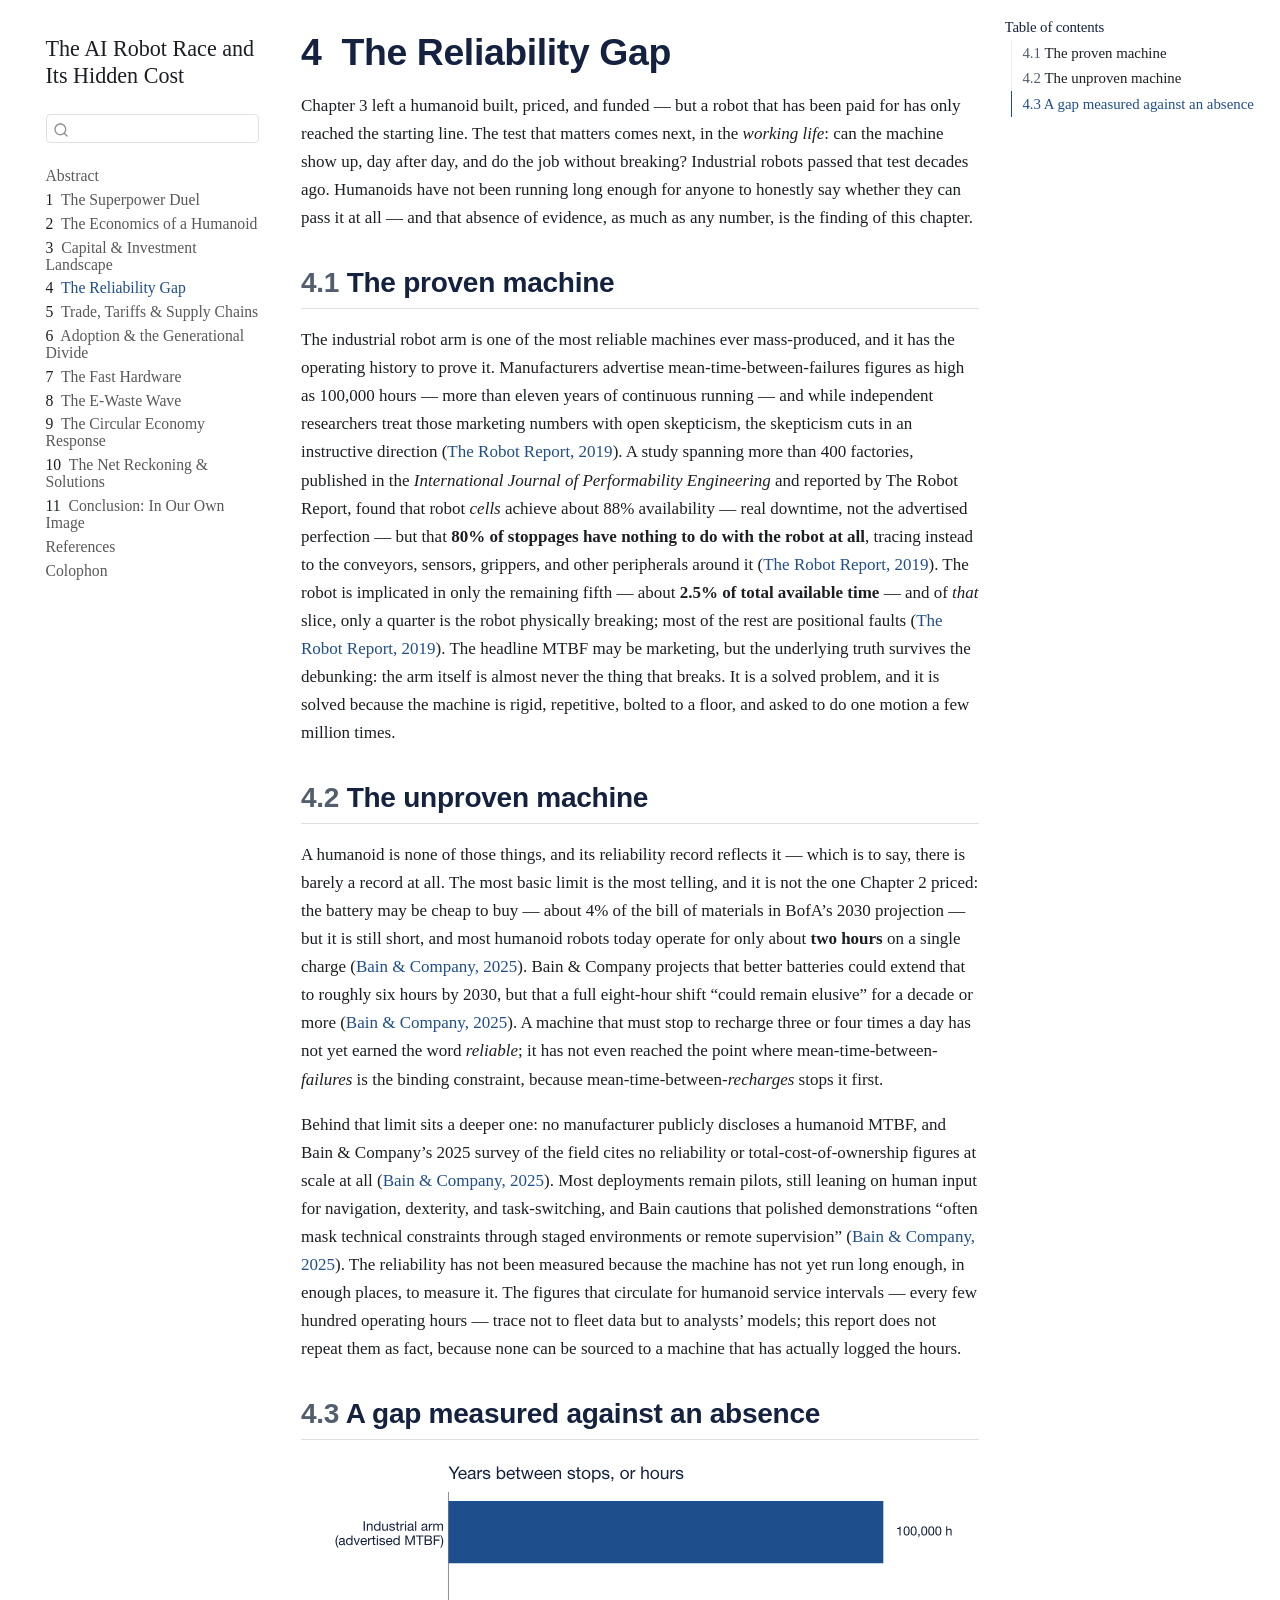
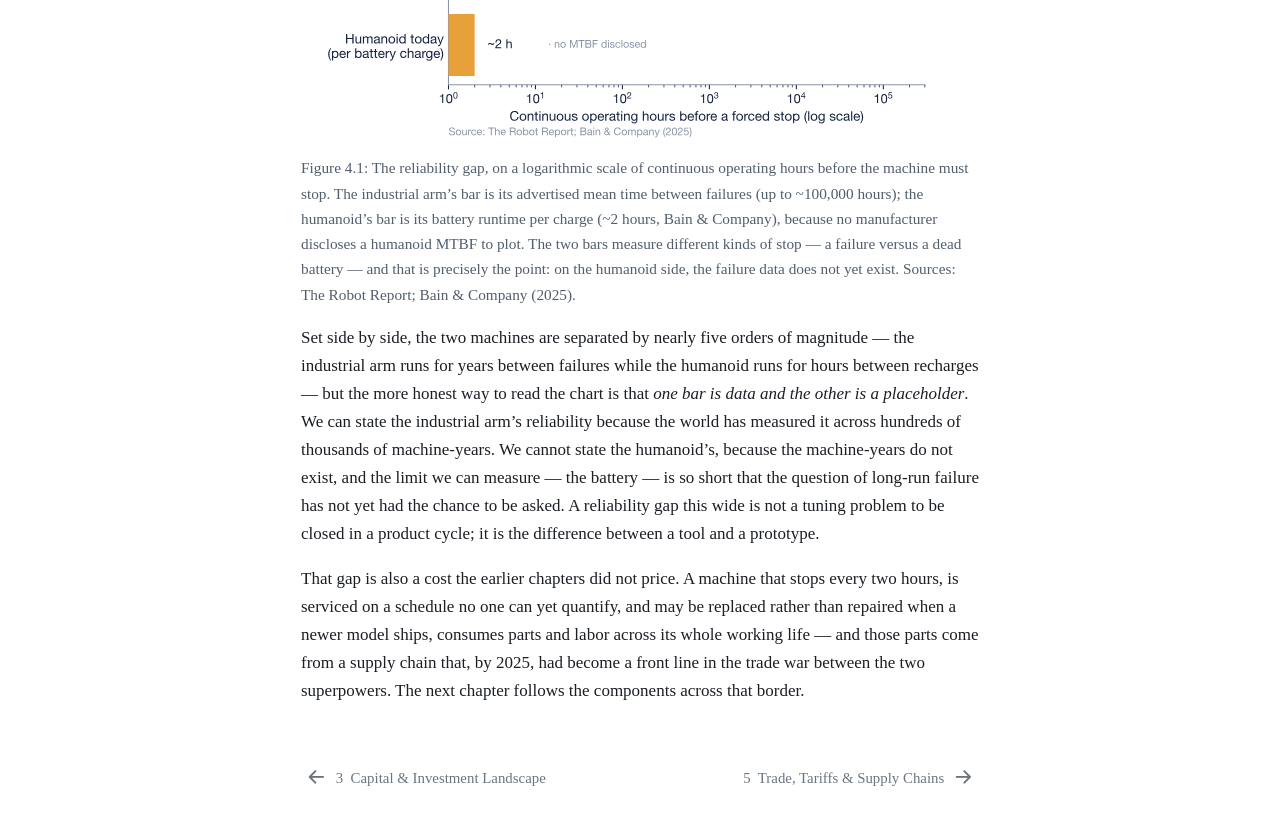
<file: 04-reliability-gap.html>
<!DOCTYPE html>
<html xmlns="http://www.w3.org/1999/xhtml" lang="en" xml:lang="en"><head>

<meta charset="utf-8">
<meta name="generator" content="quarto-1.9.38">

<meta name="viewport" content="width=device-width, initial-scale=1.0, user-scalable=yes">


<title>4&nbsp; The Reliability Gap – The AI Robot Race and Its Hidden Cost</title>
<style>
/* Default styles provided by pandoc.
** See https://pandoc.org/MANUAL.html#variables-for-html for config info.
*/
code{white-space: pre-wrap;}
span.smallcaps{font-variant: small-caps;}
div.columns{display: flex; gap: min(4vw, 1.5em);}
div.column{flex: auto; overflow-x: auto;}
div.hanging-indent{margin-left: 1.5em; text-indent: -1.5em;}
ul.task-list{list-style: none;}
ul.task-list li input[type="checkbox"] {
  width: 0.8em;
  margin: 0 0.8em 0.2em -1em; /* quarto-specific, see https://github.com/quarto-dev/quarto-cli/issues/4556 */ 
  vertical-align: middle;
}
/* CSS for citations */
div.csl-bib-body { }
div.csl-entry {
  clear: both;
  margin-bottom: 0em;
}
.hanging-indent div.csl-entry {
  margin-left:2em;
  text-indent:-2em;
}
div.csl-left-margin {
  min-width:2em;
  float:left;
}
div.csl-right-inline {
  margin-left:2em;
  padding-left:1em;
}
div.csl-indent {
  margin-left: 2em;
}</style>


<script src="site_libs/quarto-nav/quarto-nav.js"></script>
<script src="site_libs/quarto-nav/headroom.min.js"></script>
<script src="site_libs/clipboard/clipboard.min.js"></script>
<script src="site_libs/quarto-search/autocomplete.umd.js"></script>
<script src="site_libs/quarto-search/fuse.min.js"></script>
<script src="site_libs/quarto-search/quarto-search.js"></script>
<meta name="quarto:offset" content="./">
<link href="./05-trade-tariffs.html" rel="next">
<link href="./03-capital-investment.html" rel="prev">
<script src="site_libs/quarto-html/quarto.js" type="module"></script>
<script src="site_libs/quarto-html/tabsets/tabsets.js" type="module"></script>
<script src="site_libs/quarto-html/popper.min.js"></script>
<script src="site_libs/quarto-html/tippy.umd.min.js"></script>
<script src="site_libs/quarto-html/anchor.min.js"></script>
<link href="site_libs/quarto-html/tippy.css" rel="stylesheet">
<link href="site_libs/quarto-html/quarto-syntax-highlighting-15634bcf2e68342d4ad2dfa704d543f6.css" rel="stylesheet" id="quarto-text-highlighting-styles">
<script src="site_libs/bootstrap/bootstrap.min.js"></script>
<link href="site_libs/bootstrap/bootstrap-icons.css" rel="stylesheet">
<link href="site_libs/bootstrap/bootstrap-e6e61614d7470ab1be2a7b0a5b13885c.min.css" rel="stylesheet" append-hash="true" id="quarto-bootstrap" data-mode="light">
<script id="quarto-search-options" type="application/json">{
  "location": "sidebar",
  "copy-button": false,
  "collapse-after": 3,
  "panel-placement": "start",
  "type": "textbox",
  "limit": 50,
  "keyboard-shortcut": [
    "f",
    "/",
    "s"
  ],
  "show-item-context": false,
  "language": {
    "search-no-results-text": "No results",
    "search-matching-documents-text": "matching documents",
    "search-copy-link-title": "Copy link to search",
    "search-hide-matches-text": "Hide additional matches",
    "search-more-match-text": "more match in this document",
    "search-more-matches-text": "more matches in this document",
    "search-clear-button-title": "Clear",
    "search-text-placeholder": "",
    "search-detached-cancel-button-title": "Cancel",
    "search-submit-button-title": "Submit",
    "search-label": "Search"
  }
}</script>


</head>

<body class="nav-sidebar floating quarto-light">

<div id="quarto-search-results"></div>
  <header id="quarto-header" class="headroom fixed-top">
  <nav class="quarto-secondary-nav">
    <div class="container-fluid d-flex">
      <button type="button" class="quarto-btn-toggle btn" data-bs-toggle="collapse" role="button" data-bs-target=".quarto-sidebar-collapse-item" aria-controls="quarto-sidebar" aria-expanded="false" aria-label="Toggle sidebar navigation" onclick="if (window.quartoToggleHeadroom) { window.quartoToggleHeadroom(); }">
        <i class="bi bi-layout-text-sidebar-reverse"></i>
      </button>
        <nav class="quarto-page-breadcrumbs" aria-label="breadcrumb"><ol class="breadcrumb"><li class="breadcrumb-item"><a href="./04-reliability-gap.html"><span class="chapter-number">4</span>&nbsp; <span class="chapter-title">The Reliability Gap</span></a></li></ol></nav>
        <a class="flex-grow-1" role="navigation" data-bs-toggle="collapse" data-bs-target=".quarto-sidebar-collapse-item" aria-controls="quarto-sidebar" aria-expanded="false" aria-label="Toggle sidebar navigation" onclick="if (window.quartoToggleHeadroom) { window.quartoToggleHeadroom(); }">      
        </a>
      <button type="button" class="btn quarto-search-button" aria-label="Search" onclick="window.quartoOpenSearch();">
        <i class="bi bi-search"></i>
      </button>
    </div>
  </nav>
</header>
<!-- content -->
<div id="quarto-content" class="quarto-container page-columns page-rows-contents page-layout-article">
<!-- sidebar -->
  <nav id="quarto-sidebar" class="sidebar collapse collapse-horizontal quarto-sidebar-collapse-item sidebar-navigation floating overflow-auto">
    <div class="pt-lg-2 mt-2 text-left sidebar-header">
    <div class="sidebar-title mb-0 py-0">
      <a href="./">The AI Robot Race and Its Hidden Cost</a> 
    </div>
      </div>
        <div class="mt-2 flex-shrink-0 align-items-center">
        <div class="sidebar-search">
        <div id="quarto-search" class="" title="Search"></div>
        </div>
        </div>
    <div class="sidebar-menu-container"> 
    <ul class="list-unstyled mt-1">
        <li class="sidebar-item">
  <div class="sidebar-item-container"> 
  <a href="./index.html" class="sidebar-item-text sidebar-link">
 <span class="menu-text">Abstract</span></a>
  </div>
</li>
        <li class="sidebar-item">
  <div class="sidebar-item-container"> 
  <a href="./01-superpower-duel.html" class="sidebar-item-text sidebar-link">
 <span class="menu-text"><span class="chapter-number">1</span>&nbsp; <span class="chapter-title">The Superpower Duel</span></span></a>
  </div>
</li>
        <li class="sidebar-item">
  <div class="sidebar-item-container"> 
  <a href="./02-economics-of-a-humanoid.html" class="sidebar-item-text sidebar-link">
 <span class="menu-text"><span class="chapter-number">2</span>&nbsp; <span class="chapter-title">The Economics of a Humanoid</span></span></a>
  </div>
</li>
        <li class="sidebar-item">
  <div class="sidebar-item-container"> 
  <a href="./03-capital-investment.html" class="sidebar-item-text sidebar-link">
 <span class="menu-text"><span class="chapter-number">3</span>&nbsp; <span class="chapter-title">Capital &amp; Investment Landscape</span></span></a>
  </div>
</li>
        <li class="sidebar-item">
  <div class="sidebar-item-container"> 
  <a href="./04-reliability-gap.html" class="sidebar-item-text sidebar-link active">
 <span class="menu-text"><span class="chapter-number">4</span>&nbsp; <span class="chapter-title">The Reliability Gap</span></span></a>
  </div>
</li>
        <li class="sidebar-item">
  <div class="sidebar-item-container"> 
  <a href="./05-trade-tariffs.html" class="sidebar-item-text sidebar-link">
 <span class="menu-text"><span class="chapter-number">5</span>&nbsp; <span class="chapter-title">Trade, Tariffs &amp; Supply Chains</span></span></a>
  </div>
</li>
        <li class="sidebar-item">
  <div class="sidebar-item-container"> 
  <a href="./06-adoption-generational.html" class="sidebar-item-text sidebar-link">
 <span class="menu-text"><span class="chapter-number">6</span>&nbsp; <span class="chapter-title">Adoption &amp; the Generational Divide</span></span></a>
  </div>
</li>
        <li class="sidebar-item">
  <div class="sidebar-item-container"> 
  <a href="./07-fast-hardware.html" class="sidebar-item-text sidebar-link">
 <span class="menu-text"><span class="chapter-number">7</span>&nbsp; <span class="chapter-title">The Fast Hardware</span></span></a>
  </div>
</li>
        <li class="sidebar-item">
  <div class="sidebar-item-container"> 
  <a href="./08-ewaste-wave.html" class="sidebar-item-text sidebar-link">
 <span class="menu-text"><span class="chapter-number">8</span>&nbsp; <span class="chapter-title">The E-Waste Wave</span></span></a>
  </div>
</li>
        <li class="sidebar-item">
  <div class="sidebar-item-container"> 
  <a href="./09-circular-economy.html" class="sidebar-item-text sidebar-link">
 <span class="menu-text"><span class="chapter-number">9</span>&nbsp; <span class="chapter-title">The Circular Economy Response</span></span></a>
  </div>
</li>
        <li class="sidebar-item">
  <div class="sidebar-item-container"> 
  <a href="./10-net-reckoning.html" class="sidebar-item-text sidebar-link">
 <span class="menu-text"><span class="chapter-number">10</span>&nbsp; <span class="chapter-title">The Net Reckoning &amp; Solutions</span></span></a>
  </div>
</li>
        <li class="sidebar-item">
  <div class="sidebar-item-container"> 
  <a href="./conclusion.html" class="sidebar-item-text sidebar-link">
 <span class="menu-text"><span class="chapter-number">11</span>&nbsp; <span class="chapter-title">Conclusion: In Our Own Image</span></span></a>
  </div>
</li>
        <li class="sidebar-item">
  <div class="sidebar-item-container"> 
  <a href="./references.html" class="sidebar-item-text sidebar-link">
 <span class="menu-text">References</span></a>
  </div>
</li>
        <li class="sidebar-item">
  <div class="sidebar-item-container"> 
  <a href="./colophon.html" class="sidebar-item-text sidebar-link">
 <span class="menu-text">Colophon</span></a>
  </div>
</li>
    </ul>
    </div>
</nav>
<div id="quarto-sidebar-glass" class="quarto-sidebar-collapse-item" data-bs-toggle="collapse" data-bs-target=".quarto-sidebar-collapse-item"></div>
<!-- margin-sidebar -->
    <div id="quarto-margin-sidebar" class="sidebar margin-sidebar">
        <nav id="TOC" role="doc-toc" class="toc-active">
    <h2 id="toc-title">Table of contents</h2>
   
  <ul>
  <li><a href="#the-proven-machine" id="toc-the-proven-machine" class="nav-link active" data-scroll-target="#the-proven-machine"><span class="header-section-number">4.1</span> The proven machine</a></li>
  <li><a href="#the-unproven-machine" id="toc-the-unproven-machine" class="nav-link" data-scroll-target="#the-unproven-machine"><span class="header-section-number">4.2</span> The unproven machine</a></li>
  <li><a href="#a-gap-measured-against-an-absence" id="toc-a-gap-measured-against-an-absence" class="nav-link" data-scroll-target="#a-gap-measured-against-an-absence"><span class="header-section-number">4.3</span> A gap measured against an absence</a></li>
  </ul>
</nav>
    </div>
<!-- main -->
<main class="content" id="quarto-document-content">

<header id="title-block-header" class="quarto-title-block default">
<div class="quarto-title">
<h1 class="title"><span class="chapter-number">4</span>&nbsp; <span class="chapter-title">The Reliability Gap</span></h1>
</div>



<div class="quarto-title-meta">

    
  
    
  </div>
  


</header>


<p>Chapter 3 left a humanoid built, priced, and funded — but a robot that has been paid for has only reached the starting line. The test that matters comes next, in the <em>working life</em>: can the machine show up, day after day, and do the job without breaking? Industrial robots passed that test decades ago. Humanoids have not been running long enough for anyone to honestly say whether they can pass it at all — and that absence of evidence, as much as any number, is the finding of this chapter.</p>
<section id="the-proven-machine" class="level2" data-number="4.1">
<h2 data-number="4.1" class="anchored" data-anchor-id="the-proven-machine"><span class="header-section-number">4.1</span> The proven machine</h2>
<p>The industrial robot arm is one of the most reliable machines ever mass-produced, and it has the operating history to prove it. Manufacturers advertise mean-time-between-failures figures as high as 100,000 hours — more than eleven years of continuous running — and while independent researchers treat those marketing numbers with open skepticism, the skepticism cuts in an instructive direction <span class="citation" data-cites="therobotreport_reliability">(<a href="references.html#ref-therobotreport_reliability" role="doc-biblioref">The Robot Report, 2019</a>)</span>. A study spanning more than 400 factories, published in the <em>International Journal of Performability Engineering</em> and reported by The Robot Report, found that robot <em>cells</em> achieve about 88% availability — real downtime, not the advertised perfection — but that <strong>80% of stoppages have nothing to do with the robot at all</strong>, tracing instead to the conveyors, sensors, grippers, and other peripherals around it <span class="citation" data-cites="therobotreport_reliability">(<a href="references.html#ref-therobotreport_reliability" role="doc-biblioref">The Robot Report, 2019</a>)</span>. The robot is implicated in only the remaining fifth — about <strong>2.5% of total available time</strong> — and of <em>that</em> slice, only a quarter is the robot physically breaking; most of the rest are positional faults <span class="citation" data-cites="therobotreport_reliability">(<a href="references.html#ref-therobotreport_reliability" role="doc-biblioref">The Robot Report, 2019</a>)</span>. The headline MTBF may be marketing, but the underlying truth survives the debunking: the arm itself is almost never the thing that breaks. It is a solved problem, and it is solved because the machine is rigid, repetitive, bolted to a floor, and asked to do one motion a few million times.</p>
</section>
<section id="the-unproven-machine" class="level2" data-number="4.2">
<h2 data-number="4.2" class="anchored" data-anchor-id="the-unproven-machine"><span class="header-section-number">4.2</span> The unproven machine</h2>
<p>A humanoid is none of those things, and its reliability record reflects it — which is to say, there is barely a record at all. The most basic limit is the most telling, and it is not the one Chapter 2 priced: the battery may be cheap to buy — about 4% of the bill of materials in BofA’s 2030 projection — but it is still short, and most humanoid robots today operate for only about <strong>two hours</strong> on a single charge <span class="citation" data-cites="bain2025humanoid">(<a href="references.html#ref-bain2025humanoid" role="doc-biblioref">Bain &amp; Company, 2025</a>)</span>. Bain &amp; Company projects that better batteries could extend that to roughly six hours by 2030, but that a full eight-hour shift “could remain elusive” for a decade or more <span class="citation" data-cites="bain2025humanoid">(<a href="references.html#ref-bain2025humanoid" role="doc-biblioref">Bain &amp; Company, 2025</a>)</span>. A machine that must stop to recharge three or four times a day has not yet earned the word <em>reliable</em>; it has not even reached the point where mean-time-between-<em>failures</em> is the binding constraint, because mean-time-between-<em>recharges</em> stops it first.</p>
<p>Behind that limit sits a deeper one: no manufacturer publicly discloses a humanoid MTBF, and Bain &amp; Company’s 2025 survey of the field cites no reliability or total-cost-of-ownership figures at scale at all <span class="citation" data-cites="bain2025humanoid">(<a href="references.html#ref-bain2025humanoid" role="doc-biblioref">Bain &amp; Company, 2025</a>)</span>. Most deployments remain pilots, still leaning on human input for navigation, dexterity, and task-switching, and Bain cautions that polished demonstrations “often mask technical constraints through staged environments or remote supervision” <span class="citation" data-cites="bain2025humanoid">(<a href="references.html#ref-bain2025humanoid" role="doc-biblioref">Bain &amp; Company, 2025</a>)</span>. The reliability has not been measured because the machine has not yet run long enough, in enough places, to measure it. The figures that circulate for humanoid service intervals — every few hundred operating hours — trace not to fleet data but to analysts’ models; this report does not repeat them as fact, because none can be sourced to a machine that has actually logged the hours.</p>
</section>
<section id="a-gap-measured-against-an-absence" class="level2" data-number="4.3">
<h2 data-number="4.3" class="anchored" data-anchor-id="a-gap-measured-against-an-absence"><span class="header-section-number">4.3</span> A gap measured against an absence</h2>
<div id="cell-fig-reliability" class="cell" data-execution_count="1">
<div class="cell-output cell-output-display">
<div id="fig-reliability" class="quarto-float quarto-figure quarto-figure-center anchored">
<figure class="quarto-float quarto-float-fig figure">
<div aria-describedby="fig-reliability-caption-0ceaefa1-69ba-4598-a22c-09a6ac19f8ca">
<img src="04-reliability-gap_files/figure-html/fig-reliability-output-1.svg" class="img-fluid figure-img">
</div>
<figcaption class="quarto-float-caption-bottom quarto-float-caption quarto-float-fig" id="fig-reliability-caption-0ceaefa1-69ba-4598-a22c-09a6ac19f8ca">
Figure&nbsp;4.1: The reliability gap, on a logarithmic scale of continuous operating hours before the machine must stop. The industrial arm’s bar is its advertised mean time between failures (up to ~100,000 hours); the humanoid’s bar is its battery runtime per charge (~2 hours, Bain &amp; Company), because no manufacturer discloses a humanoid MTBF to plot. The two bars measure different kinds of stop — a failure versus a dead battery — and that is precisely the point: on the humanoid side, the failure data does not yet exist. Sources: The Robot Report; Bain &amp; Company (2025).
</figcaption>
</figure>
</div>
</div>
</div>
<p>Set side by side, the two machines are separated by nearly five orders of magnitude — the industrial arm runs for years between failures while the humanoid runs for hours between recharges — but the more honest way to read the chart is that <em>one bar is data and the other is a placeholder</em>. We can state the industrial arm’s reliability because the world has measured it across hundreds of thousands of machine-years. We cannot state the humanoid’s, because the machine-years do not exist, and the limit we can measure — the battery — is so short that the question of long-run failure has not yet had the chance to be asked. A reliability gap this wide is not a tuning problem to be closed in a product cycle; it is the difference between a tool and a prototype.</p>
<p>That gap is also a cost the earlier chapters did not price. A machine that stops every two hours, is serviced on a schedule no one can yet quantify, and may be replaced rather than repaired when a newer model ships, consumes parts and labor across its whole working life — and those parts come from a supply chain that, by 2025, had become a front line in the trade war between the two superpowers. The next chapter follows the components across that border.</p>


<div id="refs" class="references csl-bib-body hanging-indent" data-entry-spacing="0" data-line-spacing="2" role="list" style="display: none">
<div id="ref-bain2025humanoid" class="csl-entry" role="listitem">
Bain &amp; Company. (2025). <em>Humanoid robots: From demos to deployment — technology report 2025</em>. <a href="https://www.bain.com/insights/humanoid-robots-from-demos-to-deployment-technology-report-2025/">https://www.bain.com/insights/humanoid-robots-from-demos-to-deployment-technology-report-2025/</a>
</div>
<div id="ref-therobotreport_reliability" class="csl-entry" role="listitem">
The Robot Report. (2019, June). <em>The fake news about robots and their reliability</em>. <a href="https://www.therobotreport.com/the-fake-news-about-robots-and-their-reliability/">https://www.therobotreport.com/the-fake-news-about-robots-and-their-reliability/</a>
</div>
</div>
</section>

</main> <!-- /main -->
<script id="quarto-html-after-body" type="application/javascript">
  window.document.addEventListener("DOMContentLoaded", function (event) {
    const icon = "";
    const anchorJS = new window.AnchorJS();
    anchorJS.options = {
      placement: 'right',
      icon: icon
    };
    anchorJS.add('.anchored');
    const isCodeAnnotation = (el) => {
      for (const clz of el.classList) {
        if (clz.startsWith('code-annotation-')) {                     
          return true;
        }
      }
      return false;
    }
    const onCopySuccess = function(e) {
      // button target
      const button = e.trigger;
      // don't keep focus
      button.blur();
      // flash "checked"
      button.classList.add('code-copy-button-checked');
      var currentTitle = button.getAttribute("title");
      button.setAttribute("title", "Copied!");
      let tooltip;
      if (window.bootstrap) {
        button.setAttribute("data-bs-toggle", "tooltip");
        button.setAttribute("data-bs-placement", "left");
        button.setAttribute("data-bs-title", "Copied!");
        tooltip = new bootstrap.Tooltip(button, 
          { trigger: "manual", 
            customClass: "code-copy-button-tooltip",
            offset: [0, -8]});
        tooltip.show();    
      }
      setTimeout(function() {
        if (tooltip) {
          tooltip.hide();
          button.removeAttribute("data-bs-title");
          button.removeAttribute("data-bs-toggle");
          button.removeAttribute("data-bs-placement");
        }
        button.setAttribute("title", currentTitle);
        button.classList.remove('code-copy-button-checked');
      }, 1000);
      // clear code selection
      e.clearSelection();
    }
    const getTextToCopy = function(trigger) {
      const outerScaffold = trigger.parentElement.cloneNode(true);
      const codeEl = outerScaffold.querySelector('code');
      for (const childEl of codeEl.children) {
        if (isCodeAnnotation(childEl)) {
          childEl.remove();
        }
      }
      return codeEl.innerText;
    }
    const clipboard = new window.ClipboardJS('.code-copy-button:not([data-in-quarto-modal])', {
      text: getTextToCopy
    });
    clipboard.on('success', onCopySuccess);
    if (window.document.getElementById('quarto-embedded-source-code-modal')) {
      const clipboardModal = new window.ClipboardJS('.code-copy-button[data-in-quarto-modal]', {
        text: getTextToCopy,
        container: window.document.getElementById('quarto-embedded-source-code-modal')
      });
      clipboardModal.on('success', onCopySuccess);
    }
      var localhostRegex = new RegExp(/^(?:http|https):\/\/localhost\:?[0-9]*\//);
      var mailtoRegex = new RegExp(/^mailto:/);
        var filterRegex = new RegExp('/' + window.location.host + '/');
      var isInternal = (href) => {
          return filterRegex.test(href) || localhostRegex.test(href) || mailtoRegex.test(href);
      }
      // Inspect non-navigation links and adorn them if external
     var links = window.document.querySelectorAll('a[href]:not(.nav-link):not(.navbar-brand):not(.toc-action):not(.sidebar-link):not(.sidebar-item-toggle):not(.pagination-link):not(.no-external):not([aria-hidden]):not(.dropdown-item):not(.quarto-navigation-tool):not(.about-link)');
      for (var i=0; i<links.length; i++) {
        const link = links[i];
        if (!isInternal(link.href)) {
          // undo the damage that might have been done by quarto-nav.js in the case of
          // links that we want to consider external
          if (link.dataset.originalHref !== undefined) {
            link.href = link.dataset.originalHref;
          }
        }
      }
    function tippyHover(el, contentFn, onTriggerFn, onUntriggerFn) {
      const config = {
        allowHTML: true,
        maxWidth: 500,
        delay: 100,
        arrow: false,
        appendTo: function(el) {
            return el.parentElement;
        },
        interactive: true,
        interactiveBorder: 10,
        theme: 'quarto',
        placement: 'bottom-start',
      };
      if (contentFn) {
        config.content = contentFn;
      }
      if (onTriggerFn) {
        config.onTrigger = onTriggerFn;
      }
      if (onUntriggerFn) {
        config.onUntrigger = onUntriggerFn;
      }
      window.tippy(el, config); 
    }
    const noterefs = window.document.querySelectorAll('a[role="doc-noteref"]');
    for (var i=0; i<noterefs.length; i++) {
      const ref = noterefs[i];
      tippyHover(ref, function() {
        // use id or data attribute instead here
        let href = ref.getAttribute('data-footnote-href') || ref.getAttribute('href');
        try { href = new URL(href).hash; } catch {}
        const id = href.replace(/^#\/?/, "");
        const note = window.document.getElementById(id);
        if (note) {
          return note.innerHTML;
        } else {
          return "";
        }
      });
    }
    const xrefs = window.document.querySelectorAll('a.quarto-xref');
    const processXRef = (id, note) => {
      // Strip column container classes
      const stripColumnClz = (el) => {
        el.classList.remove("page-full", "page-columns");
        if (el.children) {
          for (const child of el.children) {
            stripColumnClz(child);
          }
        }
      }
      stripColumnClz(note)
      if (id === null || id.startsWith('sec-')) {
        // Special case sections, only their first couple elements
        const container = document.createElement("div");
        if (note.children && note.children.length > 2) {
          container.appendChild(note.children[0].cloneNode(true));
          for (let i = 1; i < note.children.length; i++) {
            const child = note.children[i];
            if (child.tagName === "P" && child.innerText === "") {
              continue;
            } else {
              container.appendChild(child.cloneNode(true));
              break;
            }
          }
          if (window.Quarto?.typesetMath) {
            window.Quarto.typesetMath(container);
          }
          return container.innerHTML
        } else {
          if (window.Quarto?.typesetMath) {
            window.Quarto.typesetMath(note);
          }
          return note.innerHTML;
        }
      } else {
        // Remove any anchor links if they are present
        const anchorLink = note.querySelector('a.anchorjs-link');
        if (anchorLink) {
          anchorLink.remove();
        }
        if (window.Quarto?.typesetMath) {
          window.Quarto.typesetMath(note);
        }
        if (note.classList.contains("callout")) {
          return note.outerHTML;
        } else {
          return note.innerHTML;
        }
      }
    }
    for (var i=0; i<xrefs.length; i++) {
      const xref = xrefs[i];
      tippyHover(xref, undefined, function(instance) {
        instance.disable();
        let url = xref.getAttribute('href');
        let hash = undefined; 
        if (url.startsWith('#')) {
          hash = url;
        } else {
          try { hash = new URL(url).hash; } catch {}
        }
        if (hash) {
          const id = hash.replace(/^#\/?/, "");
          const note = window.document.getElementById(id);
          if (note !== null) {
            try {
              const html = processXRef(id, note.cloneNode(true));
              instance.setContent(html);
            } finally {
              instance.enable();
              instance.show();
            }
          } else {
            // See if we can fetch this
            fetch(url.split('#')[0])
            .then(res => res.text())
            .then(html => {
              const parser = new DOMParser();
              const htmlDoc = parser.parseFromString(html, "text/html");
              const note = htmlDoc.getElementById(id);
              if (note !== null) {
                const html = processXRef(id, note);
                instance.setContent(html);
              } 
            }).finally(() => {
              instance.enable();
              instance.show();
            });
          }
        } else {
          // See if we can fetch a full url (with no hash to target)
          // This is a special case and we should probably do some content thinning / targeting
          fetch(url)
          .then(res => res.text())
          .then(html => {
            const parser = new DOMParser();
            const htmlDoc = parser.parseFromString(html, "text/html");
            const note = htmlDoc.querySelector('main.content');
            if (note !== null) {
              // This should only happen for chapter cross references
              // (since there is no id in the URL)
              // remove the first header
              if (note.children.length > 0 && note.children[0].tagName === "HEADER") {
                note.children[0].remove();
              }
              const html = processXRef(null, note);
              instance.setContent(html);
            } 
          }).finally(() => {
            instance.enable();
            instance.show();
          });
        }
      }, function(instance) {
      });
    }
        let selectedAnnoteEl;
        const selectorForAnnotation = ( cell, annotation) => {
          let cellAttr = 'data-code-cell="' + cell + '"';
          let lineAttr = 'data-code-annotation="' +  annotation + '"';
          const selector = 'span[' + cellAttr + '][' + lineAttr + ']';
          return selector;
        }
        const selectCodeLines = (annoteEl) => {
          const doc = window.document;
          const targetCell = annoteEl.getAttribute("data-target-cell");
          const targetAnnotation = annoteEl.getAttribute("data-target-annotation");
          const annoteSpan = window.document.querySelector(selectorForAnnotation(targetCell, targetAnnotation));
          const lines = annoteSpan.getAttribute("data-code-lines").split(",");
          const lineIds = lines.map((line) => {
            return targetCell + "-" + line;
          })
          let top = null;
          let height = null;
          let parent = null;
          if (lineIds.length > 0) {
              //compute the position of the single el (top and bottom and make a div)
              const el = window.document.getElementById(lineIds[0]);
              top = el.offsetTop;
              height = el.offsetHeight;
              parent = el.parentElement.parentElement;
            if (lineIds.length > 1) {
              const lastEl = window.document.getElementById(lineIds[lineIds.length - 1]);
              const bottom = lastEl.offsetTop + lastEl.offsetHeight;
              height = bottom - top;
            }
            if (top !== null && height !== null && parent !== null) {
              // cook up a div (if necessary) and position it 
              let div = window.document.getElementById("code-annotation-line-highlight");
              if (div === null) {
                div = window.document.createElement("div");
                div.setAttribute("id", "code-annotation-line-highlight");
                div.style.position = 'absolute';
                parent.appendChild(div);
              }
              div.style.top = top - 2 + "px";
              div.style.height = height + 4 + "px";
              div.style.left = 0;
              let gutterDiv = window.document.getElementById("code-annotation-line-highlight-gutter");
              if (gutterDiv === null) {
                gutterDiv = window.document.createElement("div");
                gutterDiv.setAttribute("id", "code-annotation-line-highlight-gutter");
                gutterDiv.style.position = 'absolute';
                const codeCell = window.document.getElementById(targetCell);
                const gutter = codeCell.querySelector('.code-annotation-gutter');
                gutter.appendChild(gutterDiv);
              }
              gutterDiv.style.top = top - 2 + "px";
              gutterDiv.style.height = height + 4 + "px";
            }
            selectedAnnoteEl = annoteEl;
          }
        };
        const unselectCodeLines = () => {
          const elementsIds = ["code-annotation-line-highlight", "code-annotation-line-highlight-gutter"];
          elementsIds.forEach((elId) => {
            const div = window.document.getElementById(elId);
            if (div) {
              div.remove();
            }
          });
          selectedAnnoteEl = undefined;
        };
          // Handle positioning of the toggle
      window.addEventListener(
        "resize",
        throttle(() => {
          elRect = undefined;
          if (selectedAnnoteEl) {
            selectCodeLines(selectedAnnoteEl);
          }
        }, 10)
      );
      function throttle(fn, ms) {
      let throttle = false;
      let timer;
        return (...args) => {
          if(!throttle) { // first call gets through
              fn.apply(this, args);
              throttle = true;
          } else { // all the others get throttled
              if(timer) clearTimeout(timer); // cancel #2
              timer = setTimeout(() => {
                fn.apply(this, args);
                timer = throttle = false;
              }, ms);
          }
        };
      }
        // Attach click handler to the DT
        const annoteDls = window.document.querySelectorAll('dt[data-target-cell]');
        for (const annoteDlNode of annoteDls) {
          annoteDlNode.addEventListener('click', (event) => {
            const clickedEl = event.target;
            if (clickedEl !== selectedAnnoteEl) {
              unselectCodeLines();
              const activeEl = window.document.querySelector('dt[data-target-cell].code-annotation-active');
              if (activeEl) {
                activeEl.classList.remove('code-annotation-active');
              }
              selectCodeLines(clickedEl);
              clickedEl.classList.add('code-annotation-active');
            } else {
              // Unselect the line
              unselectCodeLines();
              clickedEl.classList.remove('code-annotation-active');
            }
          });
        }
    const findCites = (el) => {
      const parentEl = el.parentElement;
      if (parentEl) {
        const cites = parentEl.dataset.cites;
        if (cites) {
          return {
            el,
            cites: cites.split(' ')
          };
        } else {
          return findCites(el.parentElement)
        }
      } else {
        return undefined;
      }
    };
    var bibliorefs = window.document.querySelectorAll('a[role="doc-biblioref"]');
    for (var i=0; i<bibliorefs.length; i++) {
      const ref = bibliorefs[i];
      const citeInfo = findCites(ref);
      if (citeInfo) {
        tippyHover(citeInfo.el, function() {
          var popup = window.document.createElement('div');
          citeInfo.cites.forEach(function(cite) {
            var citeDiv = window.document.createElement('div');
            citeDiv.classList.add('hanging-indent');
            citeDiv.classList.add('csl-entry');
            var biblioDiv = window.document.getElementById('ref-' + cite);
            if (biblioDiv) {
              citeDiv.innerHTML = biblioDiv.innerHTML;
            }
            popup.appendChild(citeDiv);
          });
          return popup.innerHTML;
        });
      }
    }
  });
  </script>
<nav class="page-navigation">
  <div class="nav-page nav-page-previous">
      <a href="./03-capital-investment.html" class="pagination-link" aria-label="Capital &amp; Investment Landscape">
        <i class="bi bi-arrow-left-short"></i> <span class="nav-page-text"><span class="chapter-number">3</span>&nbsp; <span class="chapter-title">Capital &amp; Investment Landscape</span></span>
      </a>          
  </div>
  <div class="nav-page nav-page-next">
      <a href="./05-trade-tariffs.html" class="pagination-link" aria-label="Trade, Tariffs &amp; Supply Chains">
        <span class="nav-page-text"><span class="chapter-number">5</span>&nbsp; <span class="chapter-title">Trade, Tariffs &amp; Supply Chains</span></span> <i class="bi bi-arrow-right-short"></i>
      </a>
  </div>
</nav>
</div> <!-- /content -->




</body></html>
</file>
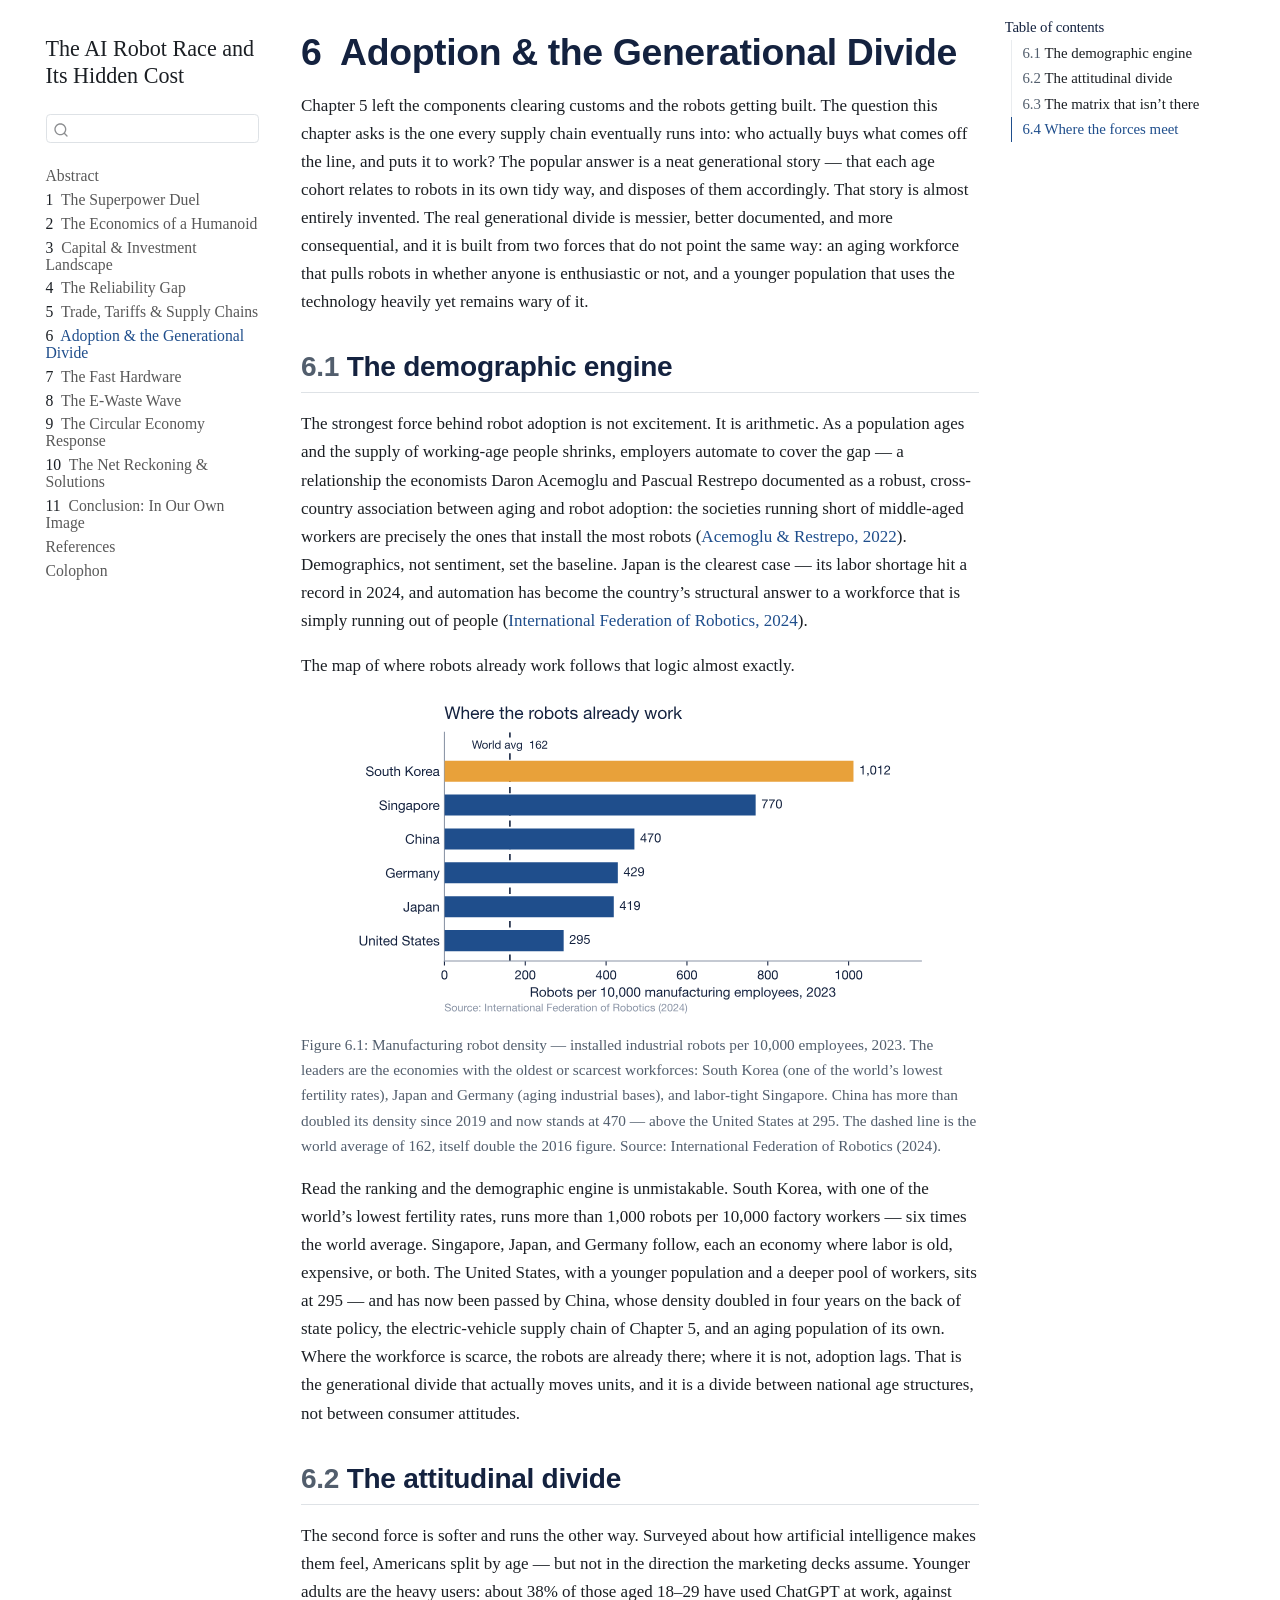
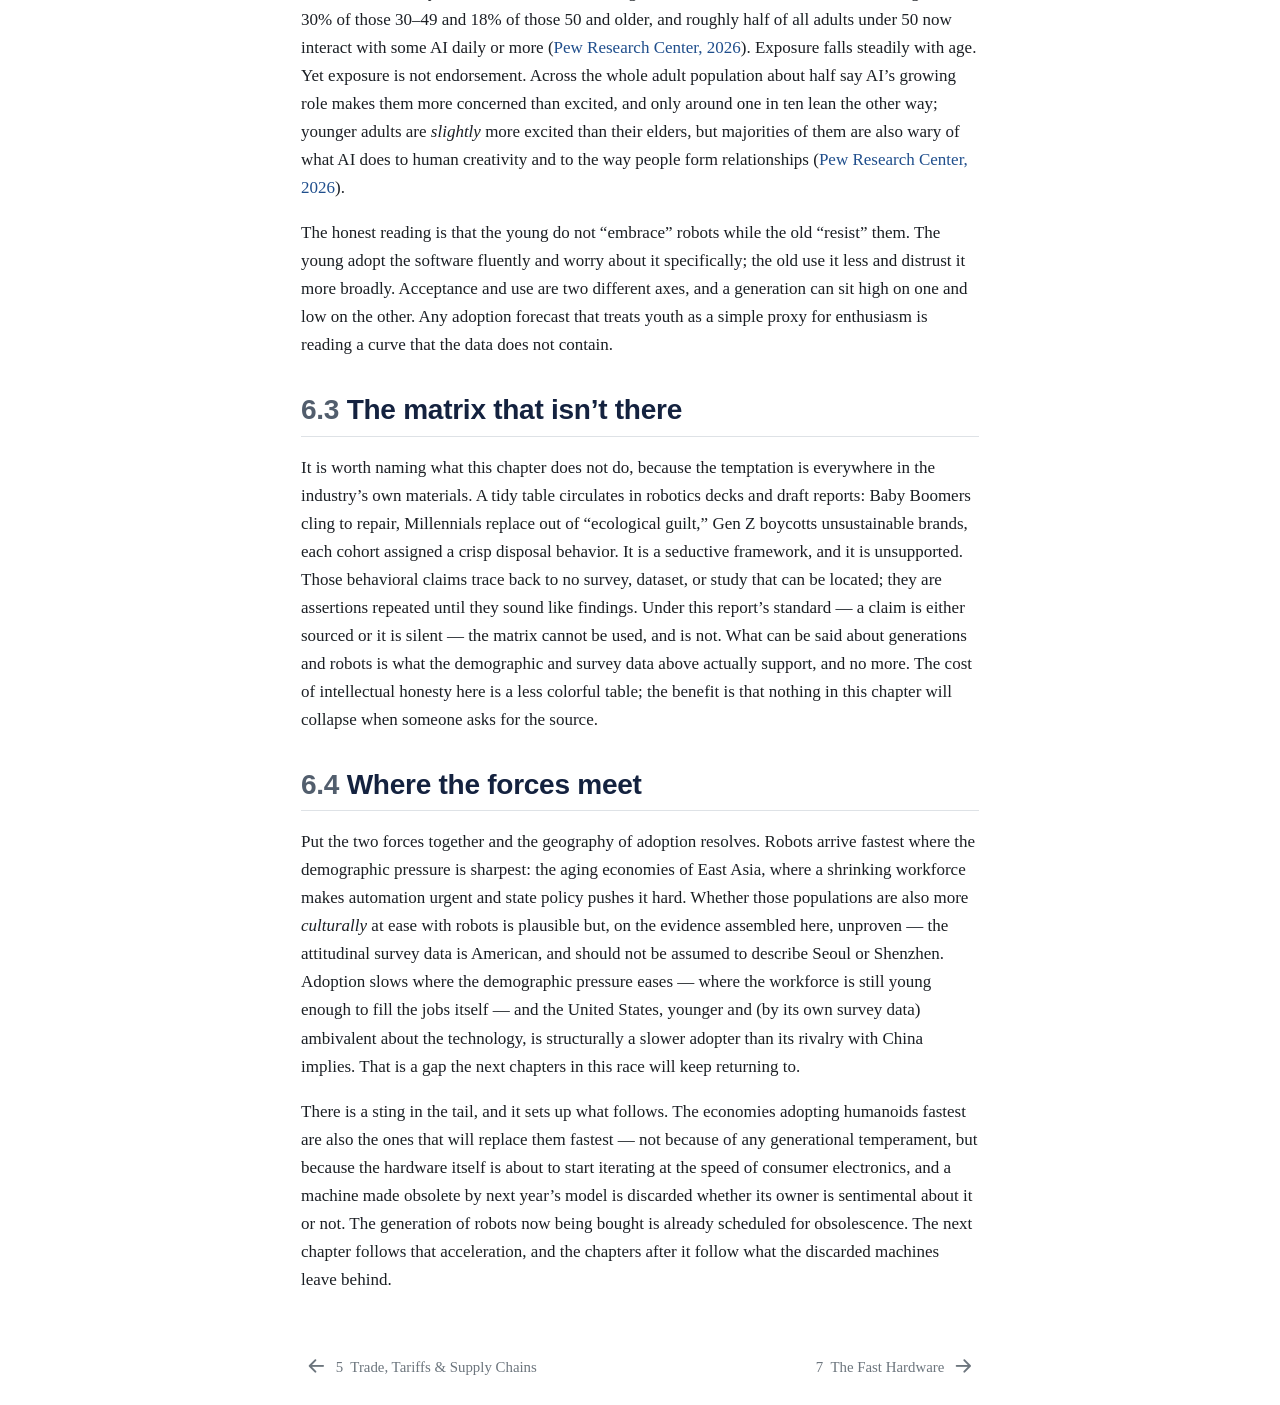
<file: 06-adoption-generational.html>
<!DOCTYPE html>
<html xmlns="http://www.w3.org/1999/xhtml" lang="en" xml:lang="en"><head>

<meta charset="utf-8">
<meta name="generator" content="quarto-1.9.38">

<meta name="viewport" content="width=device-width, initial-scale=1.0, user-scalable=yes">


<title>6&nbsp; Adoption &amp; the Generational Divide – The AI Robot Race and Its Hidden Cost</title>
<style>
/* Default styles provided by pandoc.
** See https://pandoc.org/MANUAL.html#variables-for-html for config info.
*/
code{white-space: pre-wrap;}
span.smallcaps{font-variant: small-caps;}
div.columns{display: flex; gap: min(4vw, 1.5em);}
div.column{flex: auto; overflow-x: auto;}
div.hanging-indent{margin-left: 1.5em; text-indent: -1.5em;}
ul.task-list{list-style: none;}
ul.task-list li input[type="checkbox"] {
  width: 0.8em;
  margin: 0 0.8em 0.2em -1em; /* quarto-specific, see https://github.com/quarto-dev/quarto-cli/issues/4556 */ 
  vertical-align: middle;
}
/* CSS for citations */
div.csl-bib-body { }
div.csl-entry {
  clear: both;
  margin-bottom: 0em;
}
.hanging-indent div.csl-entry {
  margin-left:2em;
  text-indent:-2em;
}
div.csl-left-margin {
  min-width:2em;
  float:left;
}
div.csl-right-inline {
  margin-left:2em;
  padding-left:1em;
}
div.csl-indent {
  margin-left: 2em;
}</style>


<script src="site_libs/quarto-nav/quarto-nav.js"></script>
<script src="site_libs/quarto-nav/headroom.min.js"></script>
<script src="site_libs/clipboard/clipboard.min.js"></script>
<script src="site_libs/quarto-search/autocomplete.umd.js"></script>
<script src="site_libs/quarto-search/fuse.min.js"></script>
<script src="site_libs/quarto-search/quarto-search.js"></script>
<meta name="quarto:offset" content="./">
<link href="./07-fast-hardware.html" rel="next">
<link href="./05-trade-tariffs.html" rel="prev">
<script src="site_libs/quarto-html/quarto.js" type="module"></script>
<script src="site_libs/quarto-html/tabsets/tabsets.js" type="module"></script>
<script src="site_libs/quarto-html/popper.min.js"></script>
<script src="site_libs/quarto-html/tippy.umd.min.js"></script>
<script src="site_libs/quarto-html/anchor.min.js"></script>
<link href="site_libs/quarto-html/tippy.css" rel="stylesheet">
<link href="site_libs/quarto-html/quarto-syntax-highlighting-15634bcf2e68342d4ad2dfa704d543f6.css" rel="stylesheet" id="quarto-text-highlighting-styles">
<script src="site_libs/bootstrap/bootstrap.min.js"></script>
<link href="site_libs/bootstrap/bootstrap-icons.css" rel="stylesheet">
<link href="site_libs/bootstrap/bootstrap-e6e61614d7470ab1be2a7b0a5b13885c.min.css" rel="stylesheet" append-hash="true" id="quarto-bootstrap" data-mode="light">
<script id="quarto-search-options" type="application/json">{
  "location": "sidebar",
  "copy-button": false,
  "collapse-after": 3,
  "panel-placement": "start",
  "type": "textbox",
  "limit": 50,
  "keyboard-shortcut": [
    "f",
    "/",
    "s"
  ],
  "show-item-context": false,
  "language": {
    "search-no-results-text": "No results",
    "search-matching-documents-text": "matching documents",
    "search-copy-link-title": "Copy link to search",
    "search-hide-matches-text": "Hide additional matches",
    "search-more-match-text": "more match in this document",
    "search-more-matches-text": "more matches in this document",
    "search-clear-button-title": "Clear",
    "search-text-placeholder": "",
    "search-detached-cancel-button-title": "Cancel",
    "search-submit-button-title": "Submit",
    "search-label": "Search"
  }
}</script>


</head>

<body class="nav-sidebar floating quarto-light">

<div id="quarto-search-results"></div>
  <header id="quarto-header" class="headroom fixed-top">
  <nav class="quarto-secondary-nav">
    <div class="container-fluid d-flex">
      <button type="button" class="quarto-btn-toggle btn" data-bs-toggle="collapse" role="button" data-bs-target=".quarto-sidebar-collapse-item" aria-controls="quarto-sidebar" aria-expanded="false" aria-label="Toggle sidebar navigation" onclick="if (window.quartoToggleHeadroom) { window.quartoToggleHeadroom(); }">
        <i class="bi bi-layout-text-sidebar-reverse"></i>
      </button>
        <nav class="quarto-page-breadcrumbs" aria-label="breadcrumb"><ol class="breadcrumb"><li class="breadcrumb-item"><a href="./06-adoption-generational.html"><span class="chapter-number">6</span>&nbsp; <span class="chapter-title">Adoption &amp; the Generational Divide</span></a></li></ol></nav>
        <a class="flex-grow-1" role="navigation" data-bs-toggle="collapse" data-bs-target=".quarto-sidebar-collapse-item" aria-controls="quarto-sidebar" aria-expanded="false" aria-label="Toggle sidebar navigation" onclick="if (window.quartoToggleHeadroom) { window.quartoToggleHeadroom(); }">      
        </a>
      <button type="button" class="btn quarto-search-button" aria-label="Search" onclick="window.quartoOpenSearch();">
        <i class="bi bi-search"></i>
      </button>
    </div>
  </nav>
</header>
<!-- content -->
<div id="quarto-content" class="quarto-container page-columns page-rows-contents page-layout-article">
<!-- sidebar -->
  <nav id="quarto-sidebar" class="sidebar collapse collapse-horizontal quarto-sidebar-collapse-item sidebar-navigation floating overflow-auto">
    <div class="pt-lg-2 mt-2 text-left sidebar-header">
    <div class="sidebar-title mb-0 py-0">
      <a href="./">The AI Robot Race and Its Hidden Cost</a> 
    </div>
      </div>
        <div class="mt-2 flex-shrink-0 align-items-center">
        <div class="sidebar-search">
        <div id="quarto-search" class="" title="Search"></div>
        </div>
        </div>
    <div class="sidebar-menu-container"> 
    <ul class="list-unstyled mt-1">
        <li class="sidebar-item">
  <div class="sidebar-item-container"> 
  <a href="./index.html" class="sidebar-item-text sidebar-link">
 <span class="menu-text">Abstract</span></a>
  </div>
</li>
        <li class="sidebar-item">
  <div class="sidebar-item-container"> 
  <a href="./01-superpower-duel.html" class="sidebar-item-text sidebar-link">
 <span class="menu-text"><span class="chapter-number">1</span>&nbsp; <span class="chapter-title">The Superpower Duel</span></span></a>
  </div>
</li>
        <li class="sidebar-item">
  <div class="sidebar-item-container"> 
  <a href="./02-economics-of-a-humanoid.html" class="sidebar-item-text sidebar-link">
 <span class="menu-text"><span class="chapter-number">2</span>&nbsp; <span class="chapter-title">The Economics of a Humanoid</span></span></a>
  </div>
</li>
        <li class="sidebar-item">
  <div class="sidebar-item-container"> 
  <a href="./03-capital-investment.html" class="sidebar-item-text sidebar-link">
 <span class="menu-text"><span class="chapter-number">3</span>&nbsp; <span class="chapter-title">Capital &amp; Investment Landscape</span></span></a>
  </div>
</li>
        <li class="sidebar-item">
  <div class="sidebar-item-container"> 
  <a href="./04-reliability-gap.html" class="sidebar-item-text sidebar-link">
 <span class="menu-text"><span class="chapter-number">4</span>&nbsp; <span class="chapter-title">The Reliability Gap</span></span></a>
  </div>
</li>
        <li class="sidebar-item">
  <div class="sidebar-item-container"> 
  <a href="./05-trade-tariffs.html" class="sidebar-item-text sidebar-link">
 <span class="menu-text"><span class="chapter-number">5</span>&nbsp; <span class="chapter-title">Trade, Tariffs &amp; Supply Chains</span></span></a>
  </div>
</li>
        <li class="sidebar-item">
  <div class="sidebar-item-container"> 
  <a href="./06-adoption-generational.html" class="sidebar-item-text sidebar-link active">
 <span class="menu-text"><span class="chapter-number">6</span>&nbsp; <span class="chapter-title">Adoption &amp; the Generational Divide</span></span></a>
  </div>
</li>
        <li class="sidebar-item">
  <div class="sidebar-item-container"> 
  <a href="./07-fast-hardware.html" class="sidebar-item-text sidebar-link">
 <span class="menu-text"><span class="chapter-number">7</span>&nbsp; <span class="chapter-title">The Fast Hardware</span></span></a>
  </div>
</li>
        <li class="sidebar-item">
  <div class="sidebar-item-container"> 
  <a href="./08-ewaste-wave.html" class="sidebar-item-text sidebar-link">
 <span class="menu-text"><span class="chapter-number">8</span>&nbsp; <span class="chapter-title">The E-Waste Wave</span></span></a>
  </div>
</li>
        <li class="sidebar-item">
  <div class="sidebar-item-container"> 
  <a href="./09-circular-economy.html" class="sidebar-item-text sidebar-link">
 <span class="menu-text"><span class="chapter-number">9</span>&nbsp; <span class="chapter-title">The Circular Economy Response</span></span></a>
  </div>
</li>
        <li class="sidebar-item">
  <div class="sidebar-item-container"> 
  <a href="./10-net-reckoning.html" class="sidebar-item-text sidebar-link">
 <span class="menu-text"><span class="chapter-number">10</span>&nbsp; <span class="chapter-title">The Net Reckoning &amp; Solutions</span></span></a>
  </div>
</li>
        <li class="sidebar-item">
  <div class="sidebar-item-container"> 
  <a href="./conclusion.html" class="sidebar-item-text sidebar-link">
 <span class="menu-text"><span class="chapter-number">11</span>&nbsp; <span class="chapter-title">Conclusion: In Our Own Image</span></span></a>
  </div>
</li>
        <li class="sidebar-item">
  <div class="sidebar-item-container"> 
  <a href="./references.html" class="sidebar-item-text sidebar-link">
 <span class="menu-text">References</span></a>
  </div>
</li>
        <li class="sidebar-item">
  <div class="sidebar-item-container"> 
  <a href="./colophon.html" class="sidebar-item-text sidebar-link">
 <span class="menu-text">Colophon</span></a>
  </div>
</li>
    </ul>
    </div>
</nav>
<div id="quarto-sidebar-glass" class="quarto-sidebar-collapse-item" data-bs-toggle="collapse" data-bs-target=".quarto-sidebar-collapse-item"></div>
<!-- margin-sidebar -->
    <div id="quarto-margin-sidebar" class="sidebar margin-sidebar">
        <nav id="TOC" role="doc-toc" class="toc-active">
    <h2 id="toc-title">Table of contents</h2>
   
  <ul>
  <li><a href="#the-demographic-engine" id="toc-the-demographic-engine" class="nav-link active" data-scroll-target="#the-demographic-engine"><span class="header-section-number">6.1</span> The demographic engine</a></li>
  <li><a href="#the-attitudinal-divide" id="toc-the-attitudinal-divide" class="nav-link" data-scroll-target="#the-attitudinal-divide"><span class="header-section-number">6.2</span> The attitudinal divide</a></li>
  <li><a href="#the-matrix-that-isnt-there" id="toc-the-matrix-that-isnt-there" class="nav-link" data-scroll-target="#the-matrix-that-isnt-there"><span class="header-section-number">6.3</span> The matrix that isn’t there</a></li>
  <li><a href="#where-the-forces-meet" id="toc-where-the-forces-meet" class="nav-link" data-scroll-target="#where-the-forces-meet"><span class="header-section-number">6.4</span> Where the forces meet</a></li>
  </ul>
</nav>
    </div>
<!-- main -->
<main class="content" id="quarto-document-content">

<header id="title-block-header" class="quarto-title-block default">
<div class="quarto-title">
<h1 class="title"><span class="chapter-number">6</span>&nbsp; <span class="chapter-title">Adoption &amp; the Generational Divide</span></h1>
</div>



<div class="quarto-title-meta">

    
  
    
  </div>
  


</header>


<p>Chapter 5 left the components clearing customs and the robots getting built. The question this chapter asks is the one every supply chain eventually runs into: who actually buys what comes off the line, and puts it to work? The popular answer is a neat generational story — that each age cohort relates to robots in its own tidy way, and disposes of them accordingly. That story is almost entirely invented. The real generational divide is messier, better documented, and more consequential, and it is built from two forces that do not point the same way: an aging workforce that pulls robots in whether anyone is enthusiastic or not, and a younger population that uses the technology heavily yet remains wary of it.</p>
<section id="the-demographic-engine" class="level2" data-number="6.1">
<h2 data-number="6.1" class="anchored" data-anchor-id="the-demographic-engine"><span class="header-section-number">6.1</span> The demographic engine</h2>
<p>The strongest force behind robot adoption is not excitement. It is arithmetic. As a population ages and the supply of working-age people shrinks, employers automate to cover the gap — a relationship the economists Daron Acemoglu and Pascual Restrepo documented as a robust, cross-country association between aging and robot adoption: the societies running short of middle-aged workers are precisely the ones that install the most robots <span class="citation" data-cites="acemoglu2022demographics">(<a href="references.html#ref-acemoglu2022demographics" role="doc-biblioref">Acemoglu &amp; Restrepo, 2022</a>)</span>. Demographics, not sentiment, set the baseline. Japan is the clearest case — its labor shortage hit a record in 2024, and automation has become the country’s structural answer to a workforce that is simply running out of people <span class="citation" data-cites="ifr2024japan">(<a href="references.html#ref-ifr2024japan" role="doc-biblioref">International Federation of Robotics, 2024</a>)</span>.</p>
<p>The map of where robots already work follows that logic almost exactly.</p>
<div id="cell-fig-density" class="cell" data-execution_count="1">
<div class="cell-output cell-output-display">
<div id="fig-density" class="quarto-float quarto-figure quarto-figure-center anchored">
<figure class="quarto-float quarto-float-fig figure">
<div aria-describedby="fig-density-caption-0ceaefa1-69ba-4598-a22c-09a6ac19f8ca">
<img src="06-adoption-generational_files/figure-html/fig-density-output-1.svg" class="img-fluid figure-img">
</div>
<figcaption class="quarto-float-caption-bottom quarto-float-caption quarto-float-fig" id="fig-density-caption-0ceaefa1-69ba-4598-a22c-09a6ac19f8ca">
Figure&nbsp;6.1: Manufacturing robot density — installed industrial robots per 10,000 employees, 2023. The leaders are the economies with the oldest or scarcest workforces: South Korea (one of the world’s lowest fertility rates), Japan and Germany (aging industrial bases), and labor-tight Singapore. China has more than doubled its density since 2019 and now stands at 470 — above the United States at 295. The dashed line is the world average of 162, itself double the 2016 figure. Source: International Federation of Robotics (2024).
</figcaption>
</figure>
</div>
</div>
</div>
<p>Read the ranking and the demographic engine is unmistakable. South Korea, with one of the world’s lowest fertility rates, runs more than 1,000 robots per 10,000 factory workers — six times the world average. Singapore, Japan, and Germany follow, each an economy where labor is old, expensive, or both. The United States, with a younger population and a deeper pool of workers, sits at 295 — and has now been passed by China, whose density doubled in four years on the back of state policy, the electric-vehicle supply chain of Chapter 5, and an aging population of its own. Where the workforce is scarce, the robots are already there; where it is not, adoption lags. That is the generational divide that actually moves units, and it is a divide between national age structures, not between consumer attitudes.</p>
</section>
<section id="the-attitudinal-divide" class="level2" data-number="6.2">
<h2 data-number="6.2" class="anchored" data-anchor-id="the-attitudinal-divide"><span class="header-section-number">6.2</span> The attitudinal divide</h2>
<p>The second force is softer and runs the other way. Surveyed about how artificial intelligence makes them feel, Americans split by age — but not in the direction the marketing decks assume. Younger adults are the heavy users: about 38% of those aged 18–29 have used ChatGPT at work, against 30% of those 30–49 and 18% of those 50 and older, and roughly half of all adults under 50 now interact with some AI daily or more <span class="citation" data-cites="pew2026ai">(<a href="references.html#ref-pew2026ai" role="doc-biblioref">Pew Research Center, 2026</a>)</span>. Exposure falls steadily with age. Yet exposure is not endorsement. Across the whole adult population about half say AI’s growing role makes them more concerned than excited, and only around one in ten lean the other way; younger adults are <em>slightly</em> more excited than their elders, but majorities of them are also wary of what AI does to human creativity and to the way people form relationships <span class="citation" data-cites="pew2026ai">(<a href="references.html#ref-pew2026ai" role="doc-biblioref">Pew Research Center, 2026</a>)</span>.</p>
<p>The honest reading is that the young do not “embrace” robots while the old “resist” them. The young adopt the software fluently and worry about it specifically; the old use it less and distrust it more broadly. Acceptance and use are two different axes, and a generation can sit high on one and low on the other. Any adoption forecast that treats youth as a simple proxy for enthusiasm is reading a curve that the data does not contain.</p>
</section>
<section id="the-matrix-that-isnt-there" class="level2" data-number="6.3">
<h2 data-number="6.3" class="anchored" data-anchor-id="the-matrix-that-isnt-there"><span class="header-section-number">6.3</span> The matrix that isn’t there</h2>
<p>It is worth naming what this chapter does not do, because the temptation is everywhere in the industry’s own materials. A tidy table circulates in robotics decks and draft reports: Baby Boomers cling to repair, Millennials replace out of “ecological guilt,” Gen Z boycotts unsustainable brands, each cohort assigned a crisp disposal behavior. It is a seductive framework, and it is unsupported. Those behavioral claims trace back to no survey, dataset, or study that can be located; they are assertions repeated until they sound like findings. Under this report’s standard — a claim is either sourced or it is silent — the matrix cannot be used, and is not. What can be said about generations and robots is what the demographic and survey data above actually support, and no more. The cost of intellectual honesty here is a less colorful table; the benefit is that nothing in this chapter will collapse when someone asks for the source.</p>
</section>
<section id="where-the-forces-meet" class="level2" data-number="6.4">
<h2 data-number="6.4" class="anchored" data-anchor-id="where-the-forces-meet"><span class="header-section-number">6.4</span> Where the forces meet</h2>
<p>Put the two forces together and the geography of adoption resolves. Robots arrive fastest where the demographic pressure is sharpest: the aging economies of East Asia, where a shrinking workforce makes automation urgent and state policy pushes it hard. Whether those populations are also more <em>culturally</em> at ease with robots is plausible but, on the evidence assembled here, unproven — the attitudinal survey data is American, and should not be assumed to describe Seoul or Shenzhen. Adoption slows where the demographic pressure eases — where the workforce is still young enough to fill the jobs itself — and the United States, younger and (by its own survey data) ambivalent about the technology, is structurally a slower adopter than its rivalry with China implies. That is a gap the next chapters in this race will keep returning to.</p>
<p>There is a sting in the tail, and it sets up what follows. The economies adopting humanoids fastest are also the ones that will replace them fastest — not because of any generational temperament, but because the hardware itself is about to start iterating at the speed of consumer electronics, and a machine made obsolete by next year’s model is discarded whether its owner is sentimental about it or not. The generation of robots now being bought is already scheduled for obsolescence. The next chapter follows that acceleration, and the chapters after it follow what the discarded machines leave behind.</p>


<div id="refs" class="references csl-bib-body hanging-indent" data-entry-spacing="0" data-line-spacing="2" role="list" style="display: none">
<div id="ref-acemoglu2022demographics" class="csl-entry" role="listitem">
Acemoglu, D., &amp; Restrepo, P. (2022). Demographics and automation. <em>The Review of Economic Studies</em>, <em>89</em>(1), 1–44.
</div>
<div id="ref-ifr2024japan" class="csl-entry" role="listitem">
International Federation of Robotics. (2024). <em>Robots help to solve japan’s 2024 problem</em>. <a href="https://ifr.org/ifr-press-releases/news/robots-help-to-solve-japans-2024-problem">https://ifr.org/ifr-press-releases/news/robots-help-to-solve-japans-2024-problem</a>
</div>
<div id="ref-pew2026ai" class="csl-entry" role="listitem">
Pew Research Center. (2026, March). <em>Key findings about how americans view artificial intelligence</em>. <a href="https://www.pewresearch.org/short-reads/2026/03/12/key-findings-about-how-americans-view-artificial-intelligence/">https://www.pewresearch.org/short-reads/2026/03/12/key-findings-about-how-americans-view-artificial-intelligence/</a>
</div>
</div>
</section>

</main> <!-- /main -->
<script id="quarto-html-after-body" type="application/javascript">
  window.document.addEventListener("DOMContentLoaded", function (event) {
    const icon = "";
    const anchorJS = new window.AnchorJS();
    anchorJS.options = {
      placement: 'right',
      icon: icon
    };
    anchorJS.add('.anchored');
    const isCodeAnnotation = (el) => {
      for (const clz of el.classList) {
        if (clz.startsWith('code-annotation-')) {                     
          return true;
        }
      }
      return false;
    }
    const onCopySuccess = function(e) {
      // button target
      const button = e.trigger;
      // don't keep focus
      button.blur();
      // flash "checked"
      button.classList.add('code-copy-button-checked');
      var currentTitle = button.getAttribute("title");
      button.setAttribute("title", "Copied!");
      let tooltip;
      if (window.bootstrap) {
        button.setAttribute("data-bs-toggle", "tooltip");
        button.setAttribute("data-bs-placement", "left");
        button.setAttribute("data-bs-title", "Copied!");
        tooltip = new bootstrap.Tooltip(button, 
          { trigger: "manual", 
            customClass: "code-copy-button-tooltip",
            offset: [0, -8]});
        tooltip.show();    
      }
      setTimeout(function() {
        if (tooltip) {
          tooltip.hide();
          button.removeAttribute("data-bs-title");
          button.removeAttribute("data-bs-toggle");
          button.removeAttribute("data-bs-placement");
        }
        button.setAttribute("title", currentTitle);
        button.classList.remove('code-copy-button-checked');
      }, 1000);
      // clear code selection
      e.clearSelection();
    }
    const getTextToCopy = function(trigger) {
      const outerScaffold = trigger.parentElement.cloneNode(true);
      const codeEl = outerScaffold.querySelector('code');
      for (const childEl of codeEl.children) {
        if (isCodeAnnotation(childEl)) {
          childEl.remove();
        }
      }
      return codeEl.innerText;
    }
    const clipboard = new window.ClipboardJS('.code-copy-button:not([data-in-quarto-modal])', {
      text: getTextToCopy
    });
    clipboard.on('success', onCopySuccess);
    if (window.document.getElementById('quarto-embedded-source-code-modal')) {
      const clipboardModal = new window.ClipboardJS('.code-copy-button[data-in-quarto-modal]', {
        text: getTextToCopy,
        container: window.document.getElementById('quarto-embedded-source-code-modal')
      });
      clipboardModal.on('success', onCopySuccess);
    }
      var localhostRegex = new RegExp(/^(?:http|https):\/\/localhost\:?[0-9]*\//);
      var mailtoRegex = new RegExp(/^mailto:/);
        var filterRegex = new RegExp('/' + window.location.host + '/');
      var isInternal = (href) => {
          return filterRegex.test(href) || localhostRegex.test(href) || mailtoRegex.test(href);
      }
      // Inspect non-navigation links and adorn them if external
     var links = window.document.querySelectorAll('a[href]:not(.nav-link):not(.navbar-brand):not(.toc-action):not(.sidebar-link):not(.sidebar-item-toggle):not(.pagination-link):not(.no-external):not([aria-hidden]):not(.dropdown-item):not(.quarto-navigation-tool):not(.about-link)');
      for (var i=0; i<links.length; i++) {
        const link = links[i];
        if (!isInternal(link.href)) {
          // undo the damage that might have been done by quarto-nav.js in the case of
          // links that we want to consider external
          if (link.dataset.originalHref !== undefined) {
            link.href = link.dataset.originalHref;
          }
        }
      }
    function tippyHover(el, contentFn, onTriggerFn, onUntriggerFn) {
      const config = {
        allowHTML: true,
        maxWidth: 500,
        delay: 100,
        arrow: false,
        appendTo: function(el) {
            return el.parentElement;
        },
        interactive: true,
        interactiveBorder: 10,
        theme: 'quarto',
        placement: 'bottom-start',
      };
      if (contentFn) {
        config.content = contentFn;
      }
      if (onTriggerFn) {
        config.onTrigger = onTriggerFn;
      }
      if (onUntriggerFn) {
        config.onUntrigger = onUntriggerFn;
      }
      window.tippy(el, config); 
    }
    const noterefs = window.document.querySelectorAll('a[role="doc-noteref"]');
    for (var i=0; i<noterefs.length; i++) {
      const ref = noterefs[i];
      tippyHover(ref, function() {
        // use id or data attribute instead here
        let href = ref.getAttribute('data-footnote-href') || ref.getAttribute('href');
        try { href = new URL(href).hash; } catch {}
        const id = href.replace(/^#\/?/, "");
        const note = window.document.getElementById(id);
        if (note) {
          return note.innerHTML;
        } else {
          return "";
        }
      });
    }
    const xrefs = window.document.querySelectorAll('a.quarto-xref');
    const processXRef = (id, note) => {
      // Strip column container classes
      const stripColumnClz = (el) => {
        el.classList.remove("page-full", "page-columns");
        if (el.children) {
          for (const child of el.children) {
            stripColumnClz(child);
          }
        }
      }
      stripColumnClz(note)
      if (id === null || id.startsWith('sec-')) {
        // Special case sections, only their first couple elements
        const container = document.createElement("div");
        if (note.children && note.children.length > 2) {
          container.appendChild(note.children[0].cloneNode(true));
          for (let i = 1; i < note.children.length; i++) {
            const child = note.children[i];
            if (child.tagName === "P" && child.innerText === "") {
              continue;
            } else {
              container.appendChild(child.cloneNode(true));
              break;
            }
          }
          if (window.Quarto?.typesetMath) {
            window.Quarto.typesetMath(container);
          }
          return container.innerHTML
        } else {
          if (window.Quarto?.typesetMath) {
            window.Quarto.typesetMath(note);
          }
          return note.innerHTML;
        }
      } else {
        // Remove any anchor links if they are present
        const anchorLink = note.querySelector('a.anchorjs-link');
        if (anchorLink) {
          anchorLink.remove();
        }
        if (window.Quarto?.typesetMath) {
          window.Quarto.typesetMath(note);
        }
        if (note.classList.contains("callout")) {
          return note.outerHTML;
        } else {
          return note.innerHTML;
        }
      }
    }
    for (var i=0; i<xrefs.length; i++) {
      const xref = xrefs[i];
      tippyHover(xref, undefined, function(instance) {
        instance.disable();
        let url = xref.getAttribute('href');
        let hash = undefined; 
        if (url.startsWith('#')) {
          hash = url;
        } else {
          try { hash = new URL(url).hash; } catch {}
        }
        if (hash) {
          const id = hash.replace(/^#\/?/, "");
          const note = window.document.getElementById(id);
          if (note !== null) {
            try {
              const html = processXRef(id, note.cloneNode(true));
              instance.setContent(html);
            } finally {
              instance.enable();
              instance.show();
            }
          } else {
            // See if we can fetch this
            fetch(url.split('#')[0])
            .then(res => res.text())
            .then(html => {
              const parser = new DOMParser();
              const htmlDoc = parser.parseFromString(html, "text/html");
              const note = htmlDoc.getElementById(id);
              if (note !== null) {
                const html = processXRef(id, note);
                instance.setContent(html);
              } 
            }).finally(() => {
              instance.enable();
              instance.show();
            });
          }
        } else {
          // See if we can fetch a full url (with no hash to target)
          // This is a special case and we should probably do some content thinning / targeting
          fetch(url)
          .then(res => res.text())
          .then(html => {
            const parser = new DOMParser();
            const htmlDoc = parser.parseFromString(html, "text/html");
            const note = htmlDoc.querySelector('main.content');
            if (note !== null) {
              // This should only happen for chapter cross references
              // (since there is no id in the URL)
              // remove the first header
              if (note.children.length > 0 && note.children[0].tagName === "HEADER") {
                note.children[0].remove();
              }
              const html = processXRef(null, note);
              instance.setContent(html);
            } 
          }).finally(() => {
            instance.enable();
            instance.show();
          });
        }
      }, function(instance) {
      });
    }
        let selectedAnnoteEl;
        const selectorForAnnotation = ( cell, annotation) => {
          let cellAttr = 'data-code-cell="' + cell + '"';
          let lineAttr = 'data-code-annotation="' +  annotation + '"';
          const selector = 'span[' + cellAttr + '][' + lineAttr + ']';
          return selector;
        }
        const selectCodeLines = (annoteEl) => {
          const doc = window.document;
          const targetCell = annoteEl.getAttribute("data-target-cell");
          const targetAnnotation = annoteEl.getAttribute("data-target-annotation");
          const annoteSpan = window.document.querySelector(selectorForAnnotation(targetCell, targetAnnotation));
          const lines = annoteSpan.getAttribute("data-code-lines").split(",");
          const lineIds = lines.map((line) => {
            return targetCell + "-" + line;
          })
          let top = null;
          let height = null;
          let parent = null;
          if (lineIds.length > 0) {
              //compute the position of the single el (top and bottom and make a div)
              const el = window.document.getElementById(lineIds[0]);
              top = el.offsetTop;
              height = el.offsetHeight;
              parent = el.parentElement.parentElement;
            if (lineIds.length > 1) {
              const lastEl = window.document.getElementById(lineIds[lineIds.length - 1]);
              const bottom = lastEl.offsetTop + lastEl.offsetHeight;
              height = bottom - top;
            }
            if (top !== null && height !== null && parent !== null) {
              // cook up a div (if necessary) and position it 
              let div = window.document.getElementById("code-annotation-line-highlight");
              if (div === null) {
                div = window.document.createElement("div");
                div.setAttribute("id", "code-annotation-line-highlight");
                div.style.position = 'absolute';
                parent.appendChild(div);
              }
              div.style.top = top - 2 + "px";
              div.style.height = height + 4 + "px";
              div.style.left = 0;
              let gutterDiv = window.document.getElementById("code-annotation-line-highlight-gutter");
              if (gutterDiv === null) {
                gutterDiv = window.document.createElement("div");
                gutterDiv.setAttribute("id", "code-annotation-line-highlight-gutter");
                gutterDiv.style.position = 'absolute';
                const codeCell = window.document.getElementById(targetCell);
                const gutter = codeCell.querySelector('.code-annotation-gutter');
                gutter.appendChild(gutterDiv);
              }
              gutterDiv.style.top = top - 2 + "px";
              gutterDiv.style.height = height + 4 + "px";
            }
            selectedAnnoteEl = annoteEl;
          }
        };
        const unselectCodeLines = () => {
          const elementsIds = ["code-annotation-line-highlight", "code-annotation-line-highlight-gutter"];
          elementsIds.forEach((elId) => {
            const div = window.document.getElementById(elId);
            if (div) {
              div.remove();
            }
          });
          selectedAnnoteEl = undefined;
        };
          // Handle positioning of the toggle
      window.addEventListener(
        "resize",
        throttle(() => {
          elRect = undefined;
          if (selectedAnnoteEl) {
            selectCodeLines(selectedAnnoteEl);
          }
        }, 10)
      );
      function throttle(fn, ms) {
      let throttle = false;
      let timer;
        return (...args) => {
          if(!throttle) { // first call gets through
              fn.apply(this, args);
              throttle = true;
          } else { // all the others get throttled
              if(timer) clearTimeout(timer); // cancel #2
              timer = setTimeout(() => {
                fn.apply(this, args);
                timer = throttle = false;
              }, ms);
          }
        };
      }
        // Attach click handler to the DT
        const annoteDls = window.document.querySelectorAll('dt[data-target-cell]');
        for (const annoteDlNode of annoteDls) {
          annoteDlNode.addEventListener('click', (event) => {
            const clickedEl = event.target;
            if (clickedEl !== selectedAnnoteEl) {
              unselectCodeLines();
              const activeEl = window.document.querySelector('dt[data-target-cell].code-annotation-active');
              if (activeEl) {
                activeEl.classList.remove('code-annotation-active');
              }
              selectCodeLines(clickedEl);
              clickedEl.classList.add('code-annotation-active');
            } else {
              // Unselect the line
              unselectCodeLines();
              clickedEl.classList.remove('code-annotation-active');
            }
          });
        }
    const findCites = (el) => {
      const parentEl = el.parentElement;
      if (parentEl) {
        const cites = parentEl.dataset.cites;
        if (cites) {
          return {
            el,
            cites: cites.split(' ')
          };
        } else {
          return findCites(el.parentElement)
        }
      } else {
        return undefined;
      }
    };
    var bibliorefs = window.document.querySelectorAll('a[role="doc-biblioref"]');
    for (var i=0; i<bibliorefs.length; i++) {
      const ref = bibliorefs[i];
      const citeInfo = findCites(ref);
      if (citeInfo) {
        tippyHover(citeInfo.el, function() {
          var popup = window.document.createElement('div');
          citeInfo.cites.forEach(function(cite) {
            var citeDiv = window.document.createElement('div');
            citeDiv.classList.add('hanging-indent');
            citeDiv.classList.add('csl-entry');
            var biblioDiv = window.document.getElementById('ref-' + cite);
            if (biblioDiv) {
              citeDiv.innerHTML = biblioDiv.innerHTML;
            }
            popup.appendChild(citeDiv);
          });
          return popup.innerHTML;
        });
      }
    }
  });
  </script>
<nav class="page-navigation">
  <div class="nav-page nav-page-previous">
      <a href="./05-trade-tariffs.html" class="pagination-link" aria-label="Trade, Tariffs &amp; Supply Chains">
        <i class="bi bi-arrow-left-short"></i> <span class="nav-page-text"><span class="chapter-number">5</span>&nbsp; <span class="chapter-title">Trade, Tariffs &amp; Supply Chains</span></span>
      </a>          
  </div>
  <div class="nav-page nav-page-next">
      <a href="./07-fast-hardware.html" class="pagination-link" aria-label="The Fast Hardware">
        <span class="nav-page-text"><span class="chapter-number">7</span>&nbsp; <span class="chapter-title">The Fast Hardware</span></span> <i class="bi bi-arrow-right-short"></i>
      </a>
  </div>
</nav>
</div> <!-- /content -->




</body></html>
</file>
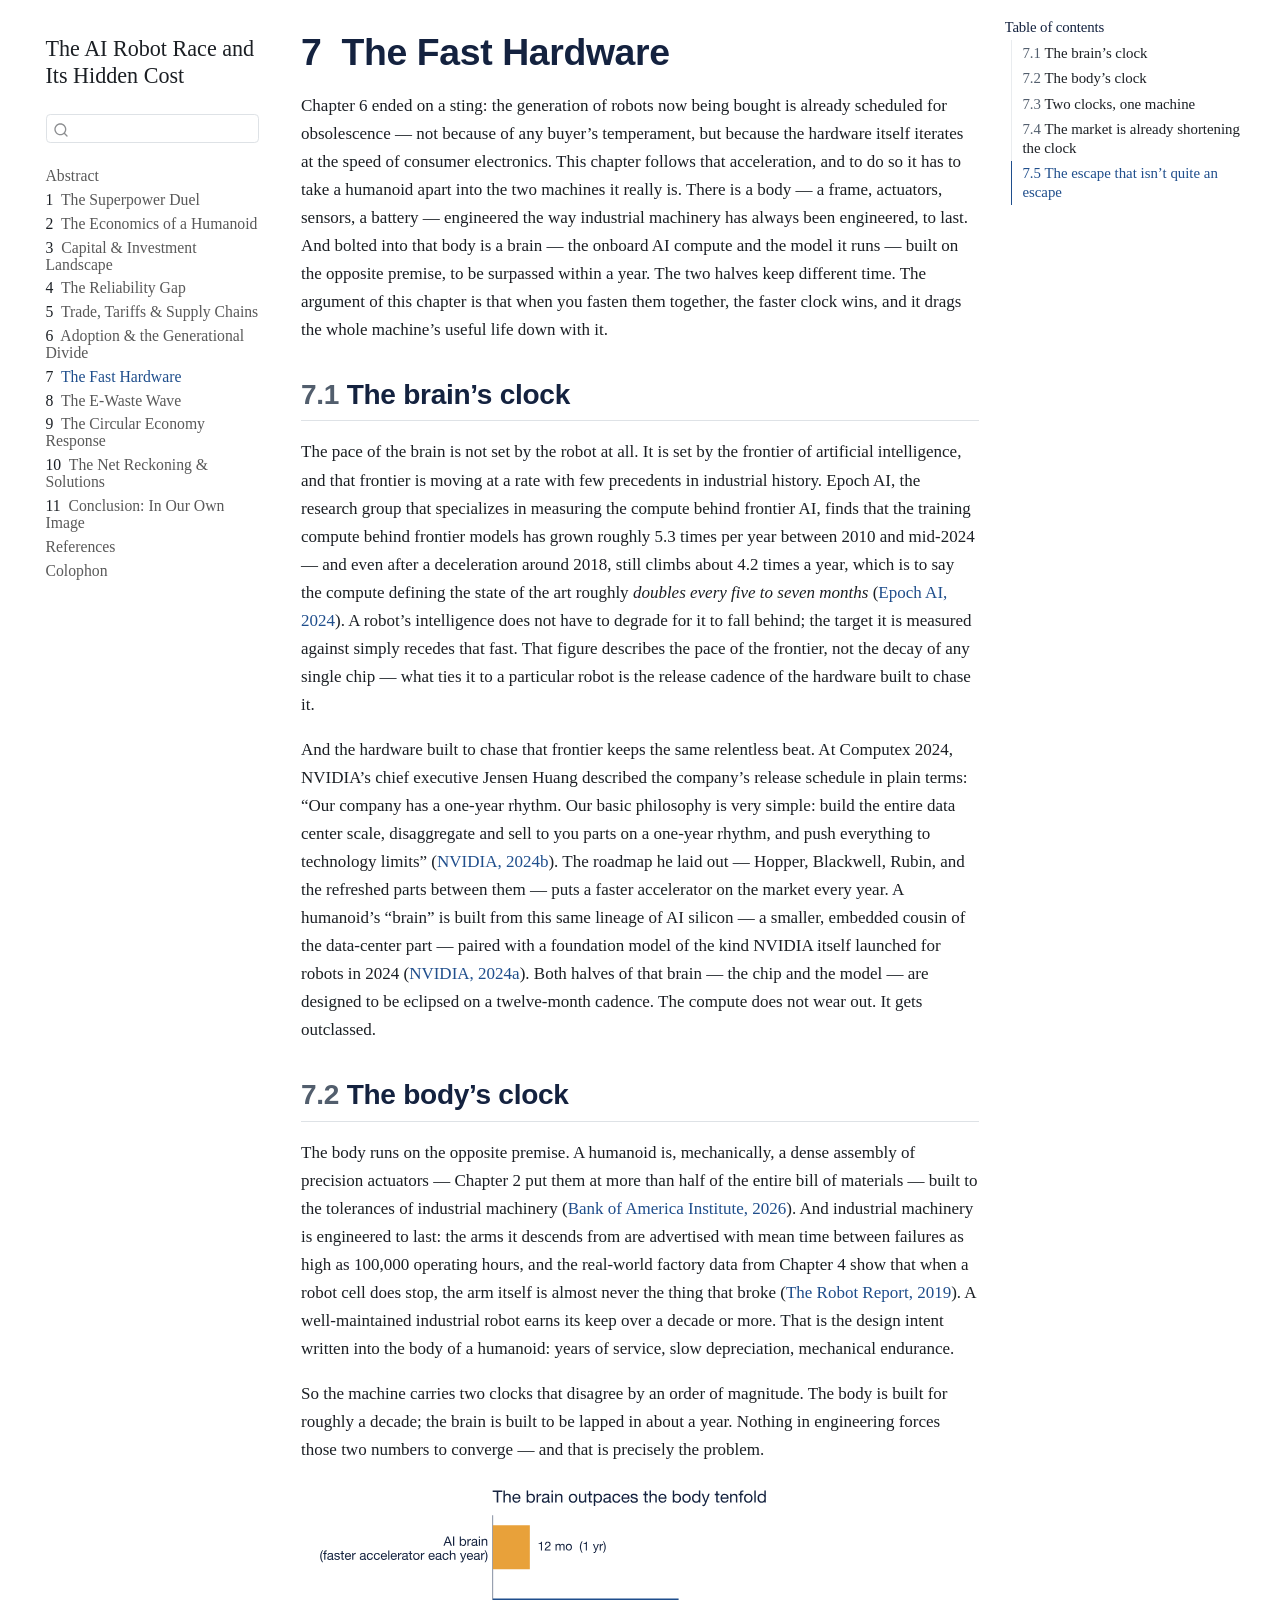
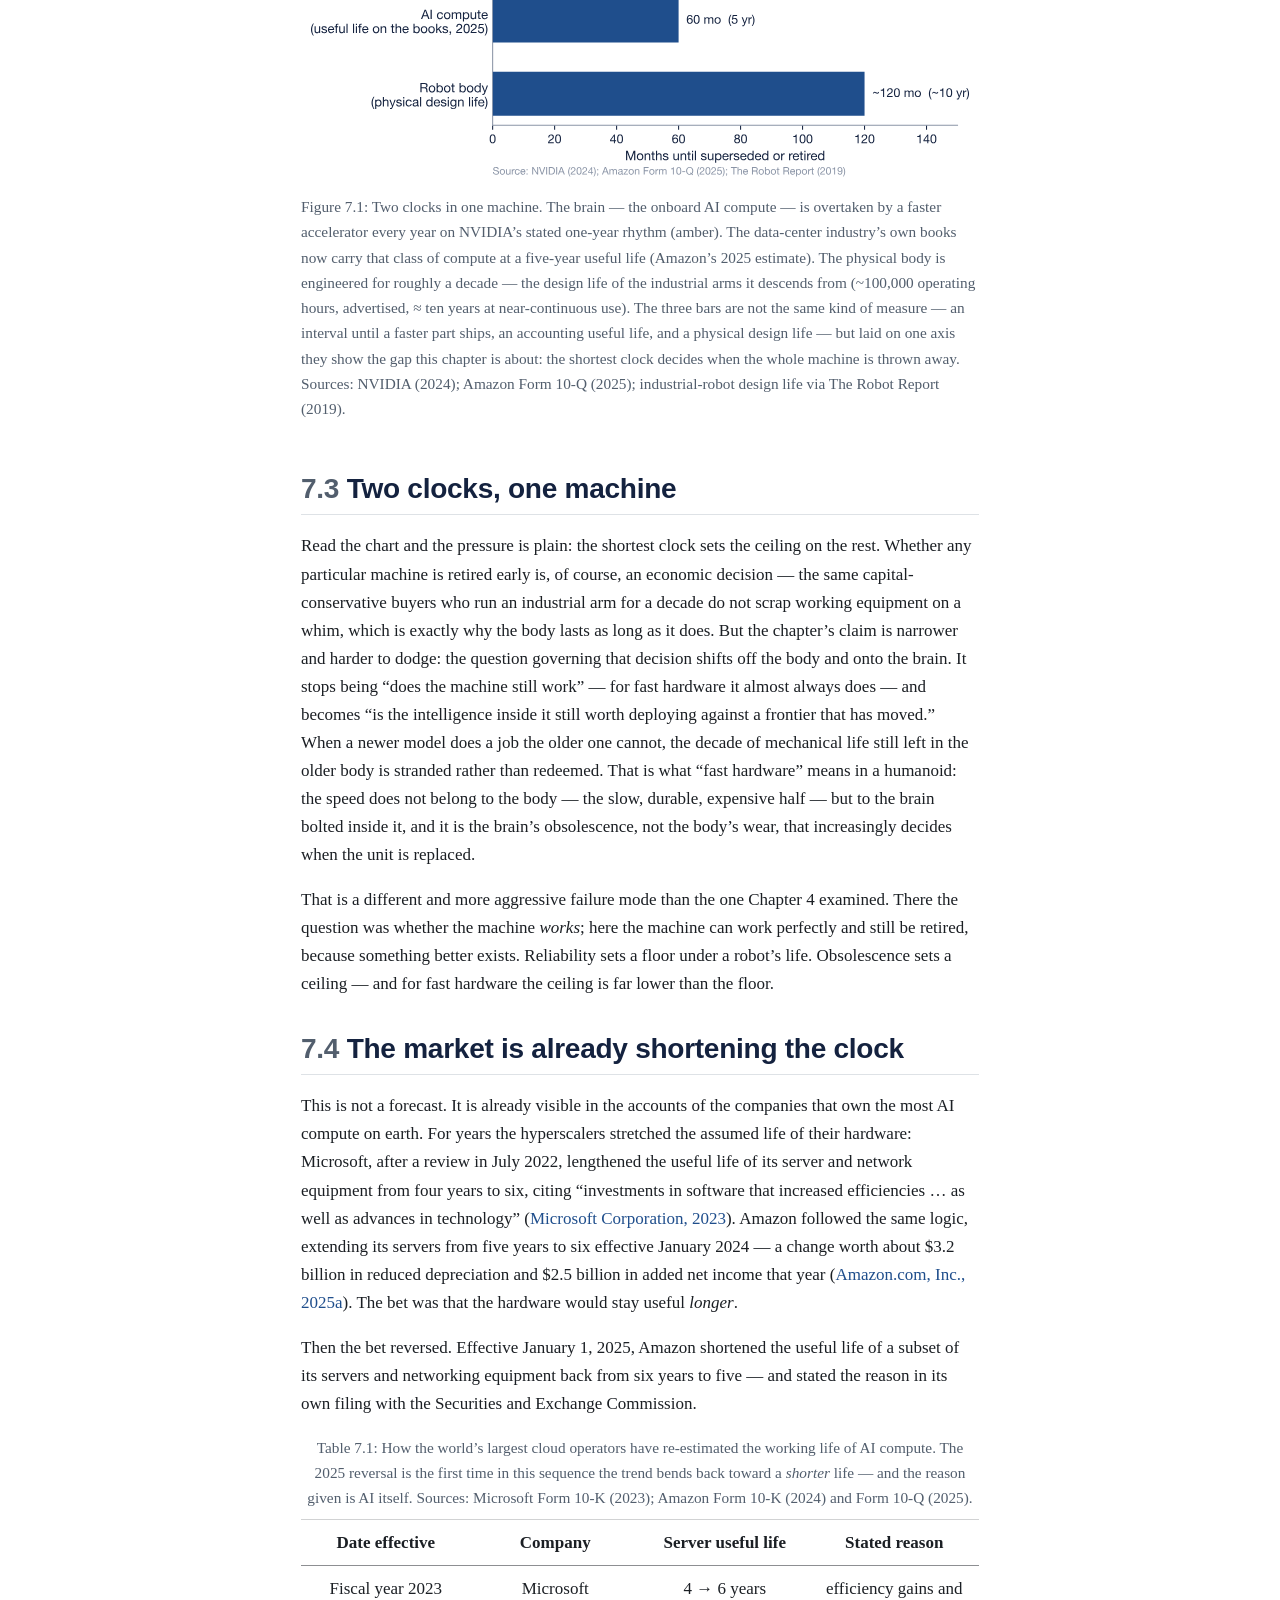
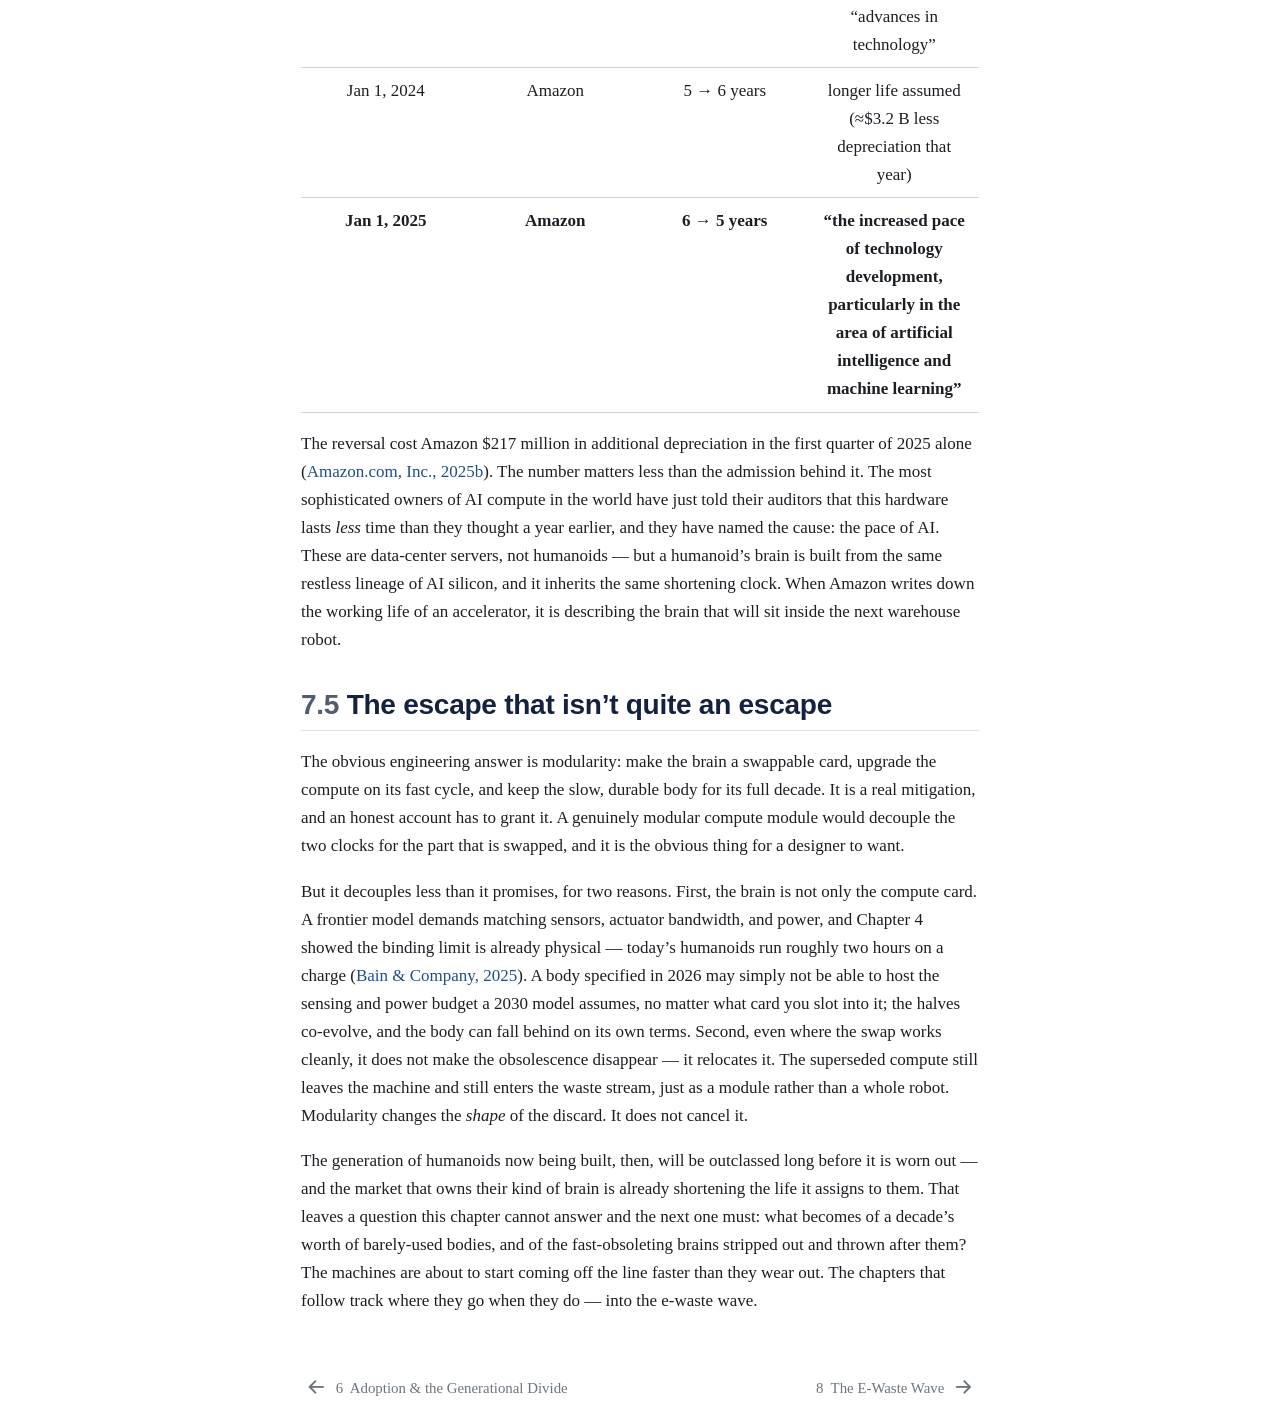
<file: 07-fast-hardware.html>
<!DOCTYPE html>
<html xmlns="http://www.w3.org/1999/xhtml" lang="en" xml:lang="en"><head>

<meta charset="utf-8">
<meta name="generator" content="quarto-1.9.38">

<meta name="viewport" content="width=device-width, initial-scale=1.0, user-scalable=yes">


<title>7&nbsp; The Fast Hardware – The AI Robot Race and Its Hidden Cost</title>
<style>
/* Default styles provided by pandoc.
** See https://pandoc.org/MANUAL.html#variables-for-html for config info.
*/
code{white-space: pre-wrap;}
span.smallcaps{font-variant: small-caps;}
div.columns{display: flex; gap: min(4vw, 1.5em);}
div.column{flex: auto; overflow-x: auto;}
div.hanging-indent{margin-left: 1.5em; text-indent: -1.5em;}
ul.task-list{list-style: none;}
ul.task-list li input[type="checkbox"] {
  width: 0.8em;
  margin: 0 0.8em 0.2em -1em; /* quarto-specific, see https://github.com/quarto-dev/quarto-cli/issues/4556 */ 
  vertical-align: middle;
}
/* CSS for citations */
div.csl-bib-body { }
div.csl-entry {
  clear: both;
  margin-bottom: 0em;
}
.hanging-indent div.csl-entry {
  margin-left:2em;
  text-indent:-2em;
}
div.csl-left-margin {
  min-width:2em;
  float:left;
}
div.csl-right-inline {
  margin-left:2em;
  padding-left:1em;
}
div.csl-indent {
  margin-left: 2em;
}</style>


<script src="site_libs/quarto-nav/quarto-nav.js"></script>
<script src="site_libs/quarto-nav/headroom.min.js"></script>
<script src="site_libs/clipboard/clipboard.min.js"></script>
<script src="site_libs/quarto-search/autocomplete.umd.js"></script>
<script src="site_libs/quarto-search/fuse.min.js"></script>
<script src="site_libs/quarto-search/quarto-search.js"></script>
<meta name="quarto:offset" content="./">
<link href="./08-ewaste-wave.html" rel="next">
<link href="./06-adoption-generational.html" rel="prev">
<script src="site_libs/quarto-html/quarto.js" type="module"></script>
<script src="site_libs/quarto-html/tabsets/tabsets.js" type="module"></script>
<script src="site_libs/quarto-html/popper.min.js"></script>
<script src="site_libs/quarto-html/tippy.umd.min.js"></script>
<script src="site_libs/quarto-html/anchor.min.js"></script>
<link href="site_libs/quarto-html/tippy.css" rel="stylesheet">
<link href="site_libs/quarto-html/quarto-syntax-highlighting-15634bcf2e68342d4ad2dfa704d543f6.css" rel="stylesheet" id="quarto-text-highlighting-styles">
<script src="site_libs/bootstrap/bootstrap.min.js"></script>
<link href="site_libs/bootstrap/bootstrap-icons.css" rel="stylesheet">
<link href="site_libs/bootstrap/bootstrap-e6e61614d7470ab1be2a7b0a5b13885c.min.css" rel="stylesheet" append-hash="true" id="quarto-bootstrap" data-mode="light">
<script id="quarto-search-options" type="application/json">{
  "location": "sidebar",
  "copy-button": false,
  "collapse-after": 3,
  "panel-placement": "start",
  "type": "textbox",
  "limit": 50,
  "keyboard-shortcut": [
    "f",
    "/",
    "s"
  ],
  "show-item-context": false,
  "language": {
    "search-no-results-text": "No results",
    "search-matching-documents-text": "matching documents",
    "search-copy-link-title": "Copy link to search",
    "search-hide-matches-text": "Hide additional matches",
    "search-more-match-text": "more match in this document",
    "search-more-matches-text": "more matches in this document",
    "search-clear-button-title": "Clear",
    "search-text-placeholder": "",
    "search-detached-cancel-button-title": "Cancel",
    "search-submit-button-title": "Submit",
    "search-label": "Search"
  }
}</script>


</head>

<body class="nav-sidebar floating quarto-light">

<div id="quarto-search-results"></div>
  <header id="quarto-header" class="headroom fixed-top">
  <nav class="quarto-secondary-nav">
    <div class="container-fluid d-flex">
      <button type="button" class="quarto-btn-toggle btn" data-bs-toggle="collapse" role="button" data-bs-target=".quarto-sidebar-collapse-item" aria-controls="quarto-sidebar" aria-expanded="false" aria-label="Toggle sidebar navigation" onclick="if (window.quartoToggleHeadroom) { window.quartoToggleHeadroom(); }">
        <i class="bi bi-layout-text-sidebar-reverse"></i>
      </button>
        <nav class="quarto-page-breadcrumbs" aria-label="breadcrumb"><ol class="breadcrumb"><li class="breadcrumb-item"><a href="./07-fast-hardware.html"><span class="chapter-number">7</span>&nbsp; <span class="chapter-title">The Fast Hardware</span></a></li></ol></nav>
        <a class="flex-grow-1" role="navigation" data-bs-toggle="collapse" data-bs-target=".quarto-sidebar-collapse-item" aria-controls="quarto-sidebar" aria-expanded="false" aria-label="Toggle sidebar navigation" onclick="if (window.quartoToggleHeadroom) { window.quartoToggleHeadroom(); }">      
        </a>
      <button type="button" class="btn quarto-search-button" aria-label="Search" onclick="window.quartoOpenSearch();">
        <i class="bi bi-search"></i>
      </button>
    </div>
  </nav>
</header>
<!-- content -->
<div id="quarto-content" class="quarto-container page-columns page-rows-contents page-layout-article">
<!-- sidebar -->
  <nav id="quarto-sidebar" class="sidebar collapse collapse-horizontal quarto-sidebar-collapse-item sidebar-navigation floating overflow-auto">
    <div class="pt-lg-2 mt-2 text-left sidebar-header">
    <div class="sidebar-title mb-0 py-0">
      <a href="./">The AI Robot Race and Its Hidden Cost</a> 
    </div>
      </div>
        <div class="mt-2 flex-shrink-0 align-items-center">
        <div class="sidebar-search">
        <div id="quarto-search" class="" title="Search"></div>
        </div>
        </div>
    <div class="sidebar-menu-container"> 
    <ul class="list-unstyled mt-1">
        <li class="sidebar-item">
  <div class="sidebar-item-container"> 
  <a href="./index.html" class="sidebar-item-text sidebar-link">
 <span class="menu-text">Abstract</span></a>
  </div>
</li>
        <li class="sidebar-item">
  <div class="sidebar-item-container"> 
  <a href="./01-superpower-duel.html" class="sidebar-item-text sidebar-link">
 <span class="menu-text"><span class="chapter-number">1</span>&nbsp; <span class="chapter-title">The Superpower Duel</span></span></a>
  </div>
</li>
        <li class="sidebar-item">
  <div class="sidebar-item-container"> 
  <a href="./02-economics-of-a-humanoid.html" class="sidebar-item-text sidebar-link">
 <span class="menu-text"><span class="chapter-number">2</span>&nbsp; <span class="chapter-title">The Economics of a Humanoid</span></span></a>
  </div>
</li>
        <li class="sidebar-item">
  <div class="sidebar-item-container"> 
  <a href="./03-capital-investment.html" class="sidebar-item-text sidebar-link">
 <span class="menu-text"><span class="chapter-number">3</span>&nbsp; <span class="chapter-title">Capital &amp; Investment Landscape</span></span></a>
  </div>
</li>
        <li class="sidebar-item">
  <div class="sidebar-item-container"> 
  <a href="./04-reliability-gap.html" class="sidebar-item-text sidebar-link">
 <span class="menu-text"><span class="chapter-number">4</span>&nbsp; <span class="chapter-title">The Reliability Gap</span></span></a>
  </div>
</li>
        <li class="sidebar-item">
  <div class="sidebar-item-container"> 
  <a href="./05-trade-tariffs.html" class="sidebar-item-text sidebar-link">
 <span class="menu-text"><span class="chapter-number">5</span>&nbsp; <span class="chapter-title">Trade, Tariffs &amp; Supply Chains</span></span></a>
  </div>
</li>
        <li class="sidebar-item">
  <div class="sidebar-item-container"> 
  <a href="./06-adoption-generational.html" class="sidebar-item-text sidebar-link">
 <span class="menu-text"><span class="chapter-number">6</span>&nbsp; <span class="chapter-title">Adoption &amp; the Generational Divide</span></span></a>
  </div>
</li>
        <li class="sidebar-item">
  <div class="sidebar-item-container"> 
  <a href="./07-fast-hardware.html" class="sidebar-item-text sidebar-link active">
 <span class="menu-text"><span class="chapter-number">7</span>&nbsp; <span class="chapter-title">The Fast Hardware</span></span></a>
  </div>
</li>
        <li class="sidebar-item">
  <div class="sidebar-item-container"> 
  <a href="./08-ewaste-wave.html" class="sidebar-item-text sidebar-link">
 <span class="menu-text"><span class="chapter-number">8</span>&nbsp; <span class="chapter-title">The E-Waste Wave</span></span></a>
  </div>
</li>
        <li class="sidebar-item">
  <div class="sidebar-item-container"> 
  <a href="./09-circular-economy.html" class="sidebar-item-text sidebar-link">
 <span class="menu-text"><span class="chapter-number">9</span>&nbsp; <span class="chapter-title">The Circular Economy Response</span></span></a>
  </div>
</li>
        <li class="sidebar-item">
  <div class="sidebar-item-container"> 
  <a href="./10-net-reckoning.html" class="sidebar-item-text sidebar-link">
 <span class="menu-text"><span class="chapter-number">10</span>&nbsp; <span class="chapter-title">The Net Reckoning &amp; Solutions</span></span></a>
  </div>
</li>
        <li class="sidebar-item">
  <div class="sidebar-item-container"> 
  <a href="./conclusion.html" class="sidebar-item-text sidebar-link">
 <span class="menu-text"><span class="chapter-number">11</span>&nbsp; <span class="chapter-title">Conclusion: In Our Own Image</span></span></a>
  </div>
</li>
        <li class="sidebar-item">
  <div class="sidebar-item-container"> 
  <a href="./references.html" class="sidebar-item-text sidebar-link">
 <span class="menu-text">References</span></a>
  </div>
</li>
        <li class="sidebar-item">
  <div class="sidebar-item-container"> 
  <a href="./colophon.html" class="sidebar-item-text sidebar-link">
 <span class="menu-text">Colophon</span></a>
  </div>
</li>
    </ul>
    </div>
</nav>
<div id="quarto-sidebar-glass" class="quarto-sidebar-collapse-item" data-bs-toggle="collapse" data-bs-target=".quarto-sidebar-collapse-item"></div>
<!-- margin-sidebar -->
    <div id="quarto-margin-sidebar" class="sidebar margin-sidebar">
        <nav id="TOC" role="doc-toc" class="toc-active">
    <h2 id="toc-title">Table of contents</h2>
   
  <ul>
  <li><a href="#the-brains-clock" id="toc-the-brains-clock" class="nav-link active" data-scroll-target="#the-brains-clock"><span class="header-section-number">7.1</span> The brain’s clock</a></li>
  <li><a href="#the-bodys-clock" id="toc-the-bodys-clock" class="nav-link" data-scroll-target="#the-bodys-clock"><span class="header-section-number">7.2</span> The body’s clock</a></li>
  <li><a href="#two-clocks-one-machine" id="toc-two-clocks-one-machine" class="nav-link" data-scroll-target="#two-clocks-one-machine"><span class="header-section-number">7.3</span> Two clocks, one machine</a></li>
  <li><a href="#the-market-is-already-shortening-the-clock" id="toc-the-market-is-already-shortening-the-clock" class="nav-link" data-scroll-target="#the-market-is-already-shortening-the-clock"><span class="header-section-number">7.4</span> The market is already shortening the clock</a></li>
  <li><a href="#the-escape-that-isnt-quite-an-escape" id="toc-the-escape-that-isnt-quite-an-escape" class="nav-link" data-scroll-target="#the-escape-that-isnt-quite-an-escape"><span class="header-section-number">7.5</span> The escape that isn’t quite an escape</a></li>
  </ul>
</nav>
    </div>
<!-- main -->
<main class="content" id="quarto-document-content">

<header id="title-block-header" class="quarto-title-block default">
<div class="quarto-title">
<h1 class="title"><span class="chapter-number">7</span>&nbsp; <span class="chapter-title">The Fast Hardware</span></h1>
</div>



<div class="quarto-title-meta">

    
  
    
  </div>
  


</header>


<p>Chapter 6 ended on a sting: the generation of robots now being bought is already scheduled for obsolescence — not because of any buyer’s temperament, but because the hardware itself iterates at the speed of consumer electronics. This chapter follows that acceleration, and to do so it has to take a humanoid apart into the two machines it really is. There is a body — a frame, actuators, sensors, a battery — engineered the way industrial machinery has always been engineered, to last. And bolted into that body is a brain — the onboard AI compute and the model it runs — built on the opposite premise, to be surpassed within a year. The two halves keep different time. The argument of this chapter is that when you fasten them together, the faster clock wins, and it drags the whole machine’s useful life down with it.</p>
<section id="the-brains-clock" class="level2" data-number="7.1">
<h2 data-number="7.1" class="anchored" data-anchor-id="the-brains-clock"><span class="header-section-number">7.1</span> The brain’s clock</h2>
<p>The pace of the brain is not set by the robot at all. It is set by the frontier of artificial intelligence, and that frontier is moving at a rate with few precedents in industrial history. Epoch AI, the research group that specializes in measuring the compute behind frontier AI, finds that the training compute behind frontier models has grown roughly 5.3 times per year between 2010 and mid-2024 — and even after a deceleration around 2018, still climbs about 4.2 times a year, which is to say the compute defining the state of the art roughly <em>doubles every five to seven months</em> <span class="citation" data-cites="epoch2024compute">(<a href="references.html#ref-epoch2024compute" role="doc-biblioref">Epoch AI, 2024</a>)</span>. A robot’s intelligence does not have to degrade for it to fall behind; the target it is measured against simply recedes that fast. That figure describes the pace of the frontier, not the decay of any single chip — what ties it to a particular robot is the release cadence of the hardware built to chase it.</p>
<p>And the hardware built to chase that frontier keeps the same relentless beat. At Computex 2024, NVIDIA’s chief executive Jensen Huang described the company’s release schedule in plain terms: “Our company has a one-year rhythm. Our basic philosophy is very simple: build the entire data center scale, disaggregate and sell to you parts on a one-year rhythm, and push everything to technology limits” <span class="citation" data-cites="nvidia2024computex">(<a href="references.html#ref-nvidia2024computex" role="doc-biblioref">NVIDIA, 2024b</a>)</span>. The roadmap he laid out — Hopper, Blackwell, Rubin, and the refreshed parts between them — puts a faster accelerator on the market every year. A humanoid’s “brain” is built from this same lineage of AI silicon — a smaller, embedded cousin of the data-center part — paired with a foundation model of the kind NVIDIA itself launched for robots in 2024 <span class="citation" data-cites="nvidia2024groot">(<a href="references.html#ref-nvidia2024groot" role="doc-biblioref">NVIDIA, 2024a</a>)</span>. Both halves of that brain — the chip and the model — are designed to be eclipsed on a twelve-month cadence. The compute does not wear out. It gets outclassed.</p>
</section>
<section id="the-bodys-clock" class="level2" data-number="7.2">
<h2 data-number="7.2" class="anchored" data-anchor-id="the-bodys-clock"><span class="header-section-number">7.2</span> The body’s clock</h2>
<p>The body runs on the opposite premise. A humanoid is, mechanically, a dense assembly of precision actuators — Chapter 2 put them at more than half of the entire bill of materials — built to the tolerances of industrial machinery <span class="citation" data-cites="bofa2026physicalai">(<a href="references.html#ref-bofa2026physicalai" role="doc-biblioref">Bank of America Institute, 2026</a>)</span>. And industrial machinery is engineered to last: the arms it descends from are advertised with mean time between failures as high as 100,000 operating hours, and the real-world factory data from Chapter 4 show that when a robot cell does stop, the arm itself is almost never the thing that broke <span class="citation" data-cites="therobotreport_reliability">(<a href="references.html#ref-therobotreport_reliability" role="doc-biblioref">The Robot Report, 2019</a>)</span>. A well-maintained industrial robot earns its keep over a decade or more. That is the design intent written into the body of a humanoid: years of service, slow depreciation, mechanical endurance.</p>
<p>So the machine carries two clocks that disagree by an order of magnitude. The body is built for roughly a decade; the brain is built to be lapped in about a year. Nothing in engineering forces those two numbers to converge — and that is precisely the problem.</p>
<div id="cell-fig-clocks" class="cell" data-execution_count="1">
<div class="cell-output cell-output-display">
<div id="fig-clocks" class="quarto-float quarto-figure quarto-figure-center anchored">
<figure class="quarto-float quarto-float-fig figure">
<div aria-describedby="fig-clocks-caption-0ceaefa1-69ba-4598-a22c-09a6ac19f8ca">
<img src="07-fast-hardware_files/figure-html/fig-clocks-output-1.svg" class="img-fluid figure-img">
</div>
<figcaption class="quarto-float-caption-bottom quarto-float-caption quarto-float-fig" id="fig-clocks-caption-0ceaefa1-69ba-4598-a22c-09a6ac19f8ca">
Figure&nbsp;7.1: Two clocks in one machine. The brain — the onboard AI compute — is overtaken by a faster accelerator every year on NVIDIA’s stated one-year rhythm (amber). The data-center industry’s own books now carry that class of compute at a five-year useful life (Amazon’s 2025 estimate). The physical body is engineered for roughly a decade — the design life of the industrial arms it descends from (~100,000 operating hours, advertised, ≈ ten years at near-continuous use). The three bars are not the same kind of measure — an interval until a faster part ships, an accounting useful life, and a physical design life — but laid on one axis they show the gap this chapter is about: the shortest clock decides when the whole machine is thrown away. Sources: NVIDIA (2024); Amazon Form 10-Q (2025); industrial-robot design life via The Robot Report (2019).
</figcaption>
</figure>
</div>
</div>
</div>
</section>
<section id="two-clocks-one-machine" class="level2" data-number="7.3">
<h2 data-number="7.3" class="anchored" data-anchor-id="two-clocks-one-machine"><span class="header-section-number">7.3</span> Two clocks, one machine</h2>
<p>Read the chart and the pressure is plain: the shortest clock sets the ceiling on the rest. Whether any particular machine is retired early is, of course, an economic decision — the same capital-conservative buyers who run an industrial arm for a decade do not scrap working equipment on a whim, which is exactly why the body lasts as long as it does. But the chapter’s claim is narrower and harder to dodge: the question governing that decision shifts off the body and onto the brain. It stops being “does the machine still work” — for fast hardware it almost always does — and becomes “is the intelligence inside it still worth deploying against a frontier that has moved.” When a newer model does a job the older one cannot, the decade of mechanical life still left in the older body is stranded rather than redeemed. That is what “fast hardware” means in a humanoid: the speed does not belong to the body — the slow, durable, expensive half — but to the brain bolted inside it, and it is the brain’s obsolescence, not the body’s wear, that increasingly decides when the unit is replaced.</p>
<p>That is a different and more aggressive failure mode than the one Chapter 4 examined. There the question was whether the machine <em>works</em>; here the machine can work perfectly and still be retired, because something better exists. Reliability sets a floor under a robot’s life. Obsolescence sets a ceiling — and for fast hardware the ceiling is far lower than the floor.</p>
</section>
<section id="the-market-is-already-shortening-the-clock" class="level2" data-number="7.4">
<h2 data-number="7.4" class="anchored" data-anchor-id="the-market-is-already-shortening-the-clock"><span class="header-section-number">7.4</span> The market is already shortening the clock</h2>
<p>This is not a forecast. It is already visible in the accounts of the companies that own the most AI compute on earth. For years the hyperscalers stretched the assumed life of their hardware: Microsoft, after a review in July 2022, lengthened the useful life of its server and network equipment from four years to six, citing “investments in software that increased efficiencies … as well as advances in technology” <span class="citation" data-cites="microsoft2023form10k">(<a href="references.html#ref-microsoft2023form10k" role="doc-biblioref">Microsoft Corporation, 2023</a>)</span>. Amazon followed the same logic, extending its servers from five years to six effective January 2024 — a change worth about $3.2 billion in reduced depreciation and $2.5 billion in added net income that year <span class="citation" data-cites="amazon2024form10k">(<a href="references.html#ref-amazon2024form10k" role="doc-biblioref">Amazon.com, Inc., 2025a</a>)</span>. The bet was that the hardware would stay useful <em>longer</em>.</p>
<p>Then the bet reversed. Effective January 1, 2025, Amazon shortened the useful life of a subset of its servers and networking equipment back from six years to five — and stated the reason in its own filing with the Securities and Exchange Commission.</p>
<div id="tbl-depreciation" class="quarto-float quarto-figure quarto-figure-center anchored">
<figure class="quarto-float quarto-float-tbl figure">
<figcaption class="quarto-float-caption-top quarto-float-caption quarto-float-tbl" id="tbl-depreciation-caption-0ceaefa1-69ba-4598-a22c-09a6ac19f8ca">
Table&nbsp;7.1: How the world’s largest cloud operators have re-estimated the working life of AI compute. The 2025 reversal is the first time in this sequence the trend bends back toward a <em>shorter</em> life — and the reason given is AI itself. Sources: Microsoft Form 10-K (2023); Amazon Form 10-K (2024) and Form 10-Q (2025).
</figcaption>
<div aria-describedby="tbl-depreciation-caption-0ceaefa1-69ba-4598-a22c-09a6ac19f8ca">
<table class="caption-top table">
<colgroup>
<col style="width: 25%">
<col style="width: 25%">
<col style="width: 25%">
<col style="width: 25%">
</colgroup>
<thead>
<tr class="header">
<th>Date effective</th>
<th>Company</th>
<th>Server useful life</th>
<th>Stated reason</th>
</tr>
</thead>
<tbody>
<tr class="odd">
<td>Fiscal year 2023</td>
<td>Microsoft</td>
<td>4 → 6 years</td>
<td>efficiency gains and “advances in technology”</td>
</tr>
<tr class="even">
<td>Jan 1, 2024</td>
<td>Amazon</td>
<td>5 → 6 years</td>
<td>longer life assumed (≈$3.2 B less depreciation that year)</td>
</tr>
<tr class="odd">
<td><strong>Jan 1, 2025</strong></td>
<td><strong>Amazon</strong></td>
<td><strong>6 → 5 years</strong></td>
<td><strong>“the increased pace of technology development, particularly in the area of artificial intelligence and machine learning”</strong></td>
</tr>
</tbody>
</table>
</div>
</figure>
</div>
<p>The reversal cost Amazon $217 million in additional depreciation in the first quarter of 2025 alone <span class="citation" data-cites="amazon2025form10q">(<a href="references.html#ref-amazon2025form10q" role="doc-biblioref">Amazon.com, Inc., 2025b</a>)</span>. The number matters less than the admission behind it. The most sophisticated owners of AI compute in the world have just told their auditors that this hardware lasts <em>less</em> time than they thought a year earlier, and they have named the cause: the pace of AI. These are data-center servers, not humanoids — but a humanoid’s brain is built from the same restless lineage of AI silicon, and it inherits the same shortening clock. When Amazon writes down the working life of an accelerator, it is describing the brain that will sit inside the next warehouse robot.</p>
</section>
<section id="the-escape-that-isnt-quite-an-escape" class="level2" data-number="7.5">
<h2 data-number="7.5" class="anchored" data-anchor-id="the-escape-that-isnt-quite-an-escape"><span class="header-section-number">7.5</span> The escape that isn’t quite an escape</h2>
<p>The obvious engineering answer is modularity: make the brain a swappable card, upgrade the compute on its fast cycle, and keep the slow, durable body for its full decade. It is a real mitigation, and an honest account has to grant it. A genuinely modular compute module would decouple the two clocks for the part that is swapped, and it is the obvious thing for a designer to want.</p>
<p>But it decouples less than it promises, for two reasons. First, the brain is not only the compute card. A frontier model demands matching sensors, actuator bandwidth, and power, and Chapter 4 showed the binding limit is already physical — today’s humanoids run roughly two hours on a charge <span class="citation" data-cites="bain2025humanoid">(<a href="references.html#ref-bain2025humanoid" role="doc-biblioref">Bain &amp; Company, 2025</a>)</span>. A body specified in 2026 may simply not be able to host the sensing and power budget a 2030 model assumes, no matter what card you slot into it; the halves co-evolve, and the body can fall behind on its own terms. Second, even where the swap works cleanly, it does not make the obsolescence disappear — it relocates it. The superseded compute still leaves the machine and still enters the waste stream, just as a module rather than a whole robot. Modularity changes the <em>shape</em> of the discard. It does not cancel it.</p>
<p>The generation of humanoids now being built, then, will be outclassed long before it is worn out — and the market that owns their kind of brain is already shortening the life it assigns to them. That leaves a question this chapter cannot answer and the next one must: what becomes of a decade’s worth of barely-used bodies, and of the fast-obsoleting brains stripped out and thrown after them? The machines are about to start coming off the line faster than they wear out. The chapters that follow track where they go when they do — into the e-waste wave.</p>


<div id="refs" class="references csl-bib-body hanging-indent" data-entry-spacing="0" data-line-spacing="2" role="list" style="display: none">
<div id="ref-amazon2024form10k" class="csl-entry" role="listitem">
Amazon.com, Inc. (2025a). <em>Form 10-k for the fiscal year ended december 31, 2024</em>. U.S. Securities; Exchange Commission. <a href="https://www.sec.gov/Archives/edgar/data/1018724/000101872425000004/amzn-20241231.htm">https://www.sec.gov/Archives/edgar/data/1018724/000101872425000004/amzn-20241231.htm</a>
</div>
<div id="ref-amazon2025form10q" class="csl-entry" role="listitem">
Amazon.com, Inc. (2025b). <em>Form 10-q for the quarterly period ended march 31, 2025</em>. U.S. Securities; Exchange Commission. <a href="https://www.sec.gov/Archives/edgar/data/1018724/000101872425000036/amzn-20250331.htm">https://www.sec.gov/Archives/edgar/data/1018724/000101872425000036/amzn-20250331.htm</a>
</div>
<div id="ref-bain2025humanoid" class="csl-entry" role="listitem">
Bain &amp; Company. (2025). <em>Humanoid robots: From demos to deployment — technology report 2025</em>. <a href="https://www.bain.com/insights/humanoid-robots-from-demos-to-deployment-technology-report-2025/">https://www.bain.com/insights/humanoid-robots-from-demos-to-deployment-technology-report-2025/</a>
</div>
<div id="ref-bofa2026physicalai" class="csl-entry" role="listitem">
Bank of America Institute. (2026, March). <em>Transformation — physical AI, part 2: Humanoid robots</em>. <a href="https://institute.bankofamerica.com/content/dam/transformation/physical-ai-part-2.pdf">https://institute.bankofamerica.com/content/dam/transformation/physical-ai-part-2.pdf</a>
</div>
<div id="ref-epoch2024compute" class="csl-entry" role="listitem">
Epoch AI. (2024). <em>Training compute of frontier AI models grows by 4–5x per year</em>. <a href="https://epoch.ai/blog/training-compute-of-frontier-ai-models-grows-by-4-5x-per-year">https://epoch.ai/blog/training-compute-of-frontier-ai-models-grows-by-4-5x-per-year</a>
</div>
<div id="ref-microsoft2023form10k" class="csl-entry" role="listitem">
Microsoft Corporation. (2023). <em>Form 10-k for the fiscal year ended june 30, 2023</em>. U.S. Securities; Exchange Commission. <a href="https://www.sec.gov/Archives/edgar/data/789019/000095017023035122/msft-20230630.htm">https://www.sec.gov/Archives/edgar/data/789019/000095017023035122/msft-20230630.htm</a>
</div>
<div id="ref-nvidia2024groot" class="csl-entry" role="listitem">
NVIDIA. (2024a, March). <em>NVIDIA announces project GR00T foundation model for humanoid robots and major isaac robotics platform update</em>. <a href="https://nvidianews.nvidia.com/news/foundation-model-isaac-robotics-platform">https://nvidianews.nvidia.com/news/foundation-model-isaac-robotics-platform</a>
</div>
<div id="ref-nvidia2024computex" class="csl-entry" role="listitem">
NVIDIA. (2024b, June). <em><span>“Accelerate everything,”</span> NVIDIA CEO says ahead of COMPUTEX</em>. <a href="https://blogs.nvidia.com/blog/computex-2024-jensen-huang/">https://blogs.nvidia.com/blog/computex-2024-jensen-huang/</a>
</div>
<div id="ref-therobotreport_reliability" class="csl-entry" role="listitem">
The Robot Report. (2019, June). <em>The fake news about robots and their reliability</em>. <a href="https://www.therobotreport.com/the-fake-news-about-robots-and-their-reliability/">https://www.therobotreport.com/the-fake-news-about-robots-and-their-reliability/</a>
</div>
</div>
</section>

</main> <!-- /main -->
<script id="quarto-html-after-body" type="application/javascript">
  window.document.addEventListener("DOMContentLoaded", function (event) {
    const icon = "";
    const anchorJS = new window.AnchorJS();
    anchorJS.options = {
      placement: 'right',
      icon: icon
    };
    anchorJS.add('.anchored');
    const isCodeAnnotation = (el) => {
      for (const clz of el.classList) {
        if (clz.startsWith('code-annotation-')) {                     
          return true;
        }
      }
      return false;
    }
    const onCopySuccess = function(e) {
      // button target
      const button = e.trigger;
      // don't keep focus
      button.blur();
      // flash "checked"
      button.classList.add('code-copy-button-checked');
      var currentTitle = button.getAttribute("title");
      button.setAttribute("title", "Copied!");
      let tooltip;
      if (window.bootstrap) {
        button.setAttribute("data-bs-toggle", "tooltip");
        button.setAttribute("data-bs-placement", "left");
        button.setAttribute("data-bs-title", "Copied!");
        tooltip = new bootstrap.Tooltip(button, 
          { trigger: "manual", 
            customClass: "code-copy-button-tooltip",
            offset: [0, -8]});
        tooltip.show();    
      }
      setTimeout(function() {
        if (tooltip) {
          tooltip.hide();
          button.removeAttribute("data-bs-title");
          button.removeAttribute("data-bs-toggle");
          button.removeAttribute("data-bs-placement");
        }
        button.setAttribute("title", currentTitle);
        button.classList.remove('code-copy-button-checked');
      }, 1000);
      // clear code selection
      e.clearSelection();
    }
    const getTextToCopy = function(trigger) {
      const outerScaffold = trigger.parentElement.cloneNode(true);
      const codeEl = outerScaffold.querySelector('code');
      for (const childEl of codeEl.children) {
        if (isCodeAnnotation(childEl)) {
          childEl.remove();
        }
      }
      return codeEl.innerText;
    }
    const clipboard = new window.ClipboardJS('.code-copy-button:not([data-in-quarto-modal])', {
      text: getTextToCopy
    });
    clipboard.on('success', onCopySuccess);
    if (window.document.getElementById('quarto-embedded-source-code-modal')) {
      const clipboardModal = new window.ClipboardJS('.code-copy-button[data-in-quarto-modal]', {
        text: getTextToCopy,
        container: window.document.getElementById('quarto-embedded-source-code-modal')
      });
      clipboardModal.on('success', onCopySuccess);
    }
      var localhostRegex = new RegExp(/^(?:http|https):\/\/localhost\:?[0-9]*\//);
      var mailtoRegex = new RegExp(/^mailto:/);
        var filterRegex = new RegExp('/' + window.location.host + '/');
      var isInternal = (href) => {
          return filterRegex.test(href) || localhostRegex.test(href) || mailtoRegex.test(href);
      }
      // Inspect non-navigation links and adorn them if external
     var links = window.document.querySelectorAll('a[href]:not(.nav-link):not(.navbar-brand):not(.toc-action):not(.sidebar-link):not(.sidebar-item-toggle):not(.pagination-link):not(.no-external):not([aria-hidden]):not(.dropdown-item):not(.quarto-navigation-tool):not(.about-link)');
      for (var i=0; i<links.length; i++) {
        const link = links[i];
        if (!isInternal(link.href)) {
          // undo the damage that might have been done by quarto-nav.js in the case of
          // links that we want to consider external
          if (link.dataset.originalHref !== undefined) {
            link.href = link.dataset.originalHref;
          }
        }
      }
    function tippyHover(el, contentFn, onTriggerFn, onUntriggerFn) {
      const config = {
        allowHTML: true,
        maxWidth: 500,
        delay: 100,
        arrow: false,
        appendTo: function(el) {
            return el.parentElement;
        },
        interactive: true,
        interactiveBorder: 10,
        theme: 'quarto',
        placement: 'bottom-start',
      };
      if (contentFn) {
        config.content = contentFn;
      }
      if (onTriggerFn) {
        config.onTrigger = onTriggerFn;
      }
      if (onUntriggerFn) {
        config.onUntrigger = onUntriggerFn;
      }
      window.tippy(el, config); 
    }
    const noterefs = window.document.querySelectorAll('a[role="doc-noteref"]');
    for (var i=0; i<noterefs.length; i++) {
      const ref = noterefs[i];
      tippyHover(ref, function() {
        // use id or data attribute instead here
        let href = ref.getAttribute('data-footnote-href') || ref.getAttribute('href');
        try { href = new URL(href).hash; } catch {}
        const id = href.replace(/^#\/?/, "");
        const note = window.document.getElementById(id);
        if (note) {
          return note.innerHTML;
        } else {
          return "";
        }
      });
    }
    const xrefs = window.document.querySelectorAll('a.quarto-xref');
    const processXRef = (id, note) => {
      // Strip column container classes
      const stripColumnClz = (el) => {
        el.classList.remove("page-full", "page-columns");
        if (el.children) {
          for (const child of el.children) {
            stripColumnClz(child);
          }
        }
      }
      stripColumnClz(note)
      if (id === null || id.startsWith('sec-')) {
        // Special case sections, only their first couple elements
        const container = document.createElement("div");
        if (note.children && note.children.length > 2) {
          container.appendChild(note.children[0].cloneNode(true));
          for (let i = 1; i < note.children.length; i++) {
            const child = note.children[i];
            if (child.tagName === "P" && child.innerText === "") {
              continue;
            } else {
              container.appendChild(child.cloneNode(true));
              break;
            }
          }
          if (window.Quarto?.typesetMath) {
            window.Quarto.typesetMath(container);
          }
          return container.innerHTML
        } else {
          if (window.Quarto?.typesetMath) {
            window.Quarto.typesetMath(note);
          }
          return note.innerHTML;
        }
      } else {
        // Remove any anchor links if they are present
        const anchorLink = note.querySelector('a.anchorjs-link');
        if (anchorLink) {
          anchorLink.remove();
        }
        if (window.Quarto?.typesetMath) {
          window.Quarto.typesetMath(note);
        }
        if (note.classList.contains("callout")) {
          return note.outerHTML;
        } else {
          return note.innerHTML;
        }
      }
    }
    for (var i=0; i<xrefs.length; i++) {
      const xref = xrefs[i];
      tippyHover(xref, undefined, function(instance) {
        instance.disable();
        let url = xref.getAttribute('href');
        let hash = undefined; 
        if (url.startsWith('#')) {
          hash = url;
        } else {
          try { hash = new URL(url).hash; } catch {}
        }
        if (hash) {
          const id = hash.replace(/^#\/?/, "");
          const note = window.document.getElementById(id);
          if (note !== null) {
            try {
              const html = processXRef(id, note.cloneNode(true));
              instance.setContent(html);
            } finally {
              instance.enable();
              instance.show();
            }
          } else {
            // See if we can fetch this
            fetch(url.split('#')[0])
            .then(res => res.text())
            .then(html => {
              const parser = new DOMParser();
              const htmlDoc = parser.parseFromString(html, "text/html");
              const note = htmlDoc.getElementById(id);
              if (note !== null) {
                const html = processXRef(id, note);
                instance.setContent(html);
              } 
            }).finally(() => {
              instance.enable();
              instance.show();
            });
          }
        } else {
          // See if we can fetch a full url (with no hash to target)
          // This is a special case and we should probably do some content thinning / targeting
          fetch(url)
          .then(res => res.text())
          .then(html => {
            const parser = new DOMParser();
            const htmlDoc = parser.parseFromString(html, "text/html");
            const note = htmlDoc.querySelector('main.content');
            if (note !== null) {
              // This should only happen for chapter cross references
              // (since there is no id in the URL)
              // remove the first header
              if (note.children.length > 0 && note.children[0].tagName === "HEADER") {
                note.children[0].remove();
              }
              const html = processXRef(null, note);
              instance.setContent(html);
            } 
          }).finally(() => {
            instance.enable();
            instance.show();
          });
        }
      }, function(instance) {
      });
    }
        let selectedAnnoteEl;
        const selectorForAnnotation = ( cell, annotation) => {
          let cellAttr = 'data-code-cell="' + cell + '"';
          let lineAttr = 'data-code-annotation="' +  annotation + '"';
          const selector = 'span[' + cellAttr + '][' + lineAttr + ']';
          return selector;
        }
        const selectCodeLines = (annoteEl) => {
          const doc = window.document;
          const targetCell = annoteEl.getAttribute("data-target-cell");
          const targetAnnotation = annoteEl.getAttribute("data-target-annotation");
          const annoteSpan = window.document.querySelector(selectorForAnnotation(targetCell, targetAnnotation));
          const lines = annoteSpan.getAttribute("data-code-lines").split(",");
          const lineIds = lines.map((line) => {
            return targetCell + "-" + line;
          })
          let top = null;
          let height = null;
          let parent = null;
          if (lineIds.length > 0) {
              //compute the position of the single el (top and bottom and make a div)
              const el = window.document.getElementById(lineIds[0]);
              top = el.offsetTop;
              height = el.offsetHeight;
              parent = el.parentElement.parentElement;
            if (lineIds.length > 1) {
              const lastEl = window.document.getElementById(lineIds[lineIds.length - 1]);
              const bottom = lastEl.offsetTop + lastEl.offsetHeight;
              height = bottom - top;
            }
            if (top !== null && height !== null && parent !== null) {
              // cook up a div (if necessary) and position it 
              let div = window.document.getElementById("code-annotation-line-highlight");
              if (div === null) {
                div = window.document.createElement("div");
                div.setAttribute("id", "code-annotation-line-highlight");
                div.style.position = 'absolute';
                parent.appendChild(div);
              }
              div.style.top = top - 2 + "px";
              div.style.height = height + 4 + "px";
              div.style.left = 0;
              let gutterDiv = window.document.getElementById("code-annotation-line-highlight-gutter");
              if (gutterDiv === null) {
                gutterDiv = window.document.createElement("div");
                gutterDiv.setAttribute("id", "code-annotation-line-highlight-gutter");
                gutterDiv.style.position = 'absolute';
                const codeCell = window.document.getElementById(targetCell);
                const gutter = codeCell.querySelector('.code-annotation-gutter');
                gutter.appendChild(gutterDiv);
              }
              gutterDiv.style.top = top - 2 + "px";
              gutterDiv.style.height = height + 4 + "px";
            }
            selectedAnnoteEl = annoteEl;
          }
        };
        const unselectCodeLines = () => {
          const elementsIds = ["code-annotation-line-highlight", "code-annotation-line-highlight-gutter"];
          elementsIds.forEach((elId) => {
            const div = window.document.getElementById(elId);
            if (div) {
              div.remove();
            }
          });
          selectedAnnoteEl = undefined;
        };
          // Handle positioning of the toggle
      window.addEventListener(
        "resize",
        throttle(() => {
          elRect = undefined;
          if (selectedAnnoteEl) {
            selectCodeLines(selectedAnnoteEl);
          }
        }, 10)
      );
      function throttle(fn, ms) {
      let throttle = false;
      let timer;
        return (...args) => {
          if(!throttle) { // first call gets through
              fn.apply(this, args);
              throttle = true;
          } else { // all the others get throttled
              if(timer) clearTimeout(timer); // cancel #2
              timer = setTimeout(() => {
                fn.apply(this, args);
                timer = throttle = false;
              }, ms);
          }
        };
      }
        // Attach click handler to the DT
        const annoteDls = window.document.querySelectorAll('dt[data-target-cell]');
        for (const annoteDlNode of annoteDls) {
          annoteDlNode.addEventListener('click', (event) => {
            const clickedEl = event.target;
            if (clickedEl !== selectedAnnoteEl) {
              unselectCodeLines();
              const activeEl = window.document.querySelector('dt[data-target-cell].code-annotation-active');
              if (activeEl) {
                activeEl.classList.remove('code-annotation-active');
              }
              selectCodeLines(clickedEl);
              clickedEl.classList.add('code-annotation-active');
            } else {
              // Unselect the line
              unselectCodeLines();
              clickedEl.classList.remove('code-annotation-active');
            }
          });
        }
    const findCites = (el) => {
      const parentEl = el.parentElement;
      if (parentEl) {
        const cites = parentEl.dataset.cites;
        if (cites) {
          return {
            el,
            cites: cites.split(' ')
          };
        } else {
          return findCites(el.parentElement)
        }
      } else {
        return undefined;
      }
    };
    var bibliorefs = window.document.querySelectorAll('a[role="doc-biblioref"]');
    for (var i=0; i<bibliorefs.length; i++) {
      const ref = bibliorefs[i];
      const citeInfo = findCites(ref);
      if (citeInfo) {
        tippyHover(citeInfo.el, function() {
          var popup = window.document.createElement('div');
          citeInfo.cites.forEach(function(cite) {
            var citeDiv = window.document.createElement('div');
            citeDiv.classList.add('hanging-indent');
            citeDiv.classList.add('csl-entry');
            var biblioDiv = window.document.getElementById('ref-' + cite);
            if (biblioDiv) {
              citeDiv.innerHTML = biblioDiv.innerHTML;
            }
            popup.appendChild(citeDiv);
          });
          return popup.innerHTML;
        });
      }
    }
  });
  </script>
<nav class="page-navigation">
  <div class="nav-page nav-page-previous">
      <a href="./06-adoption-generational.html" class="pagination-link" aria-label="Adoption &amp; the Generational Divide">
        <i class="bi bi-arrow-left-short"></i> <span class="nav-page-text"><span class="chapter-number">6</span>&nbsp; <span class="chapter-title">Adoption &amp; the Generational Divide</span></span>
      </a>          
  </div>
  <div class="nav-page nav-page-next">
      <a href="./08-ewaste-wave.html" class="pagination-link" aria-label="The E-Waste Wave">
        <span class="nav-page-text"><span class="chapter-number">8</span>&nbsp; <span class="chapter-title">The E-Waste Wave</span></span> <i class="bi bi-arrow-right-short"></i>
      </a>
  </div>
</nav>
</div> <!-- /content -->




</body></html>
</file>
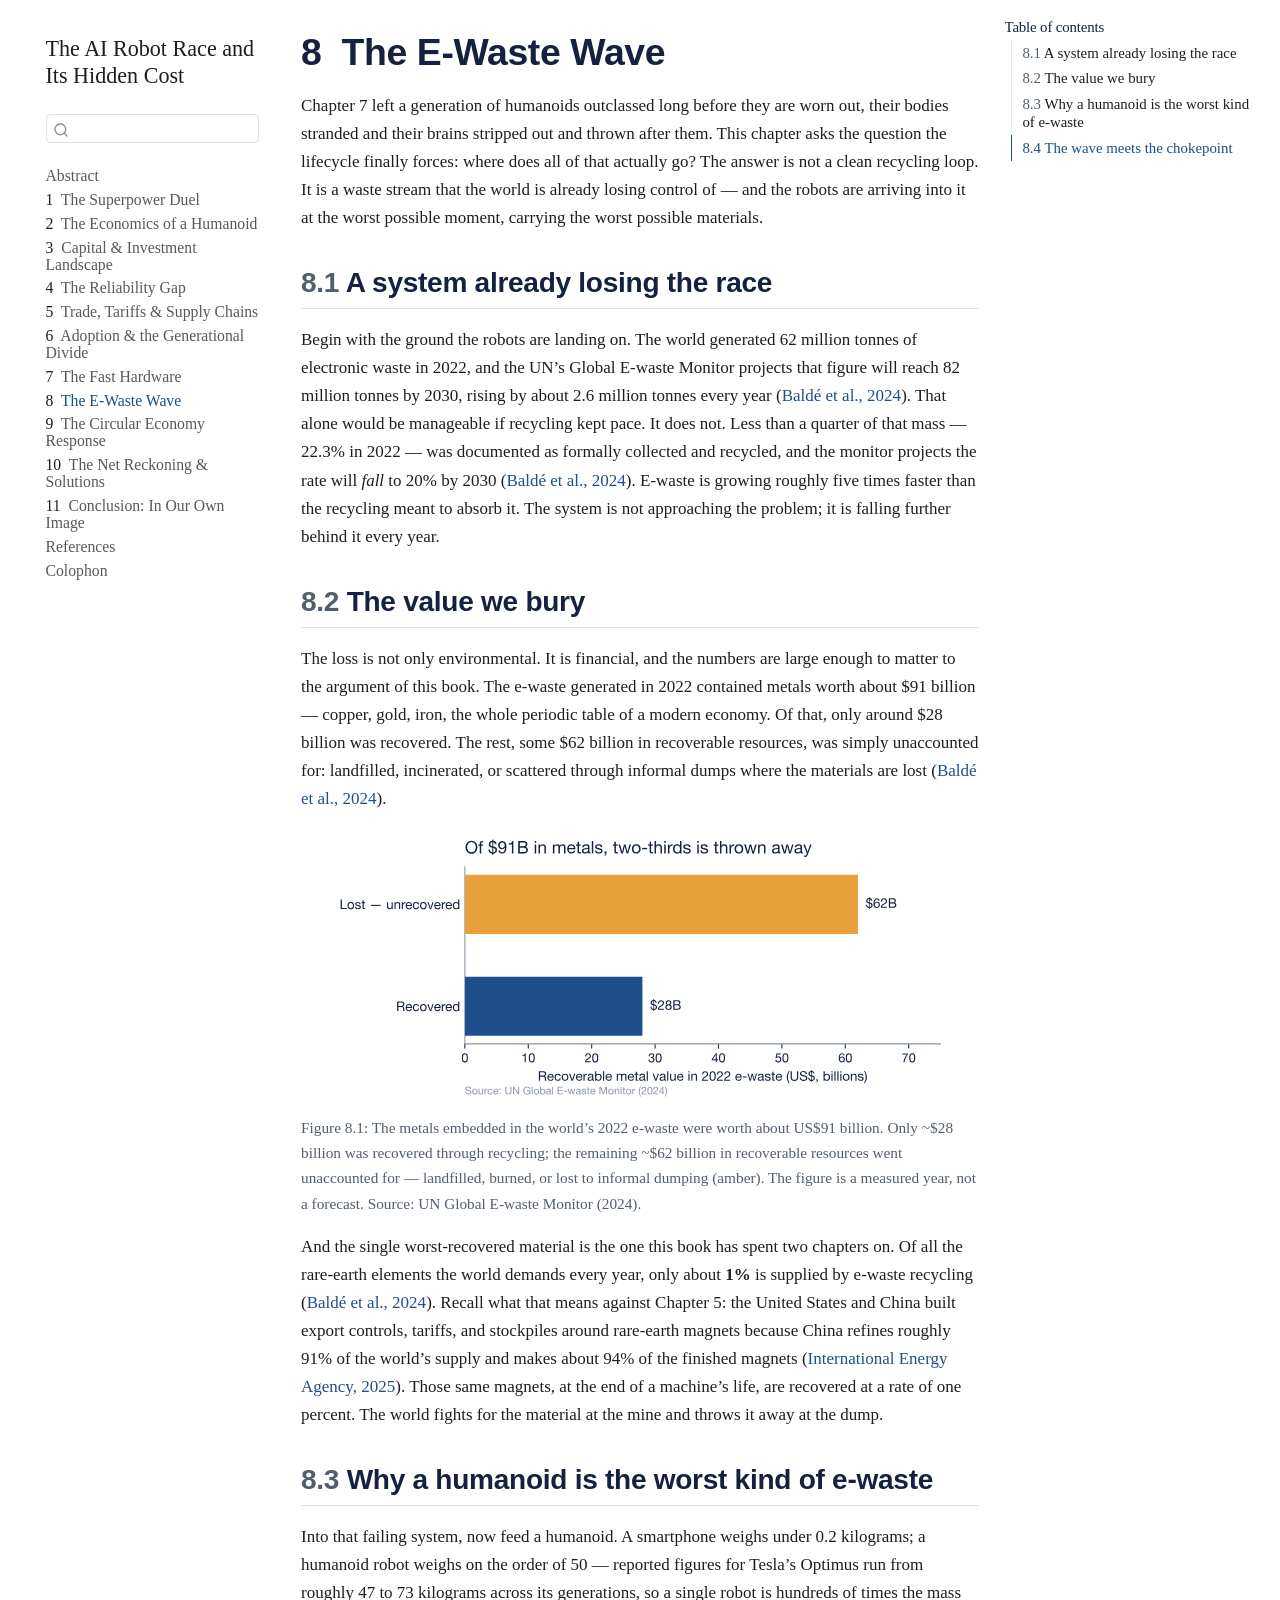
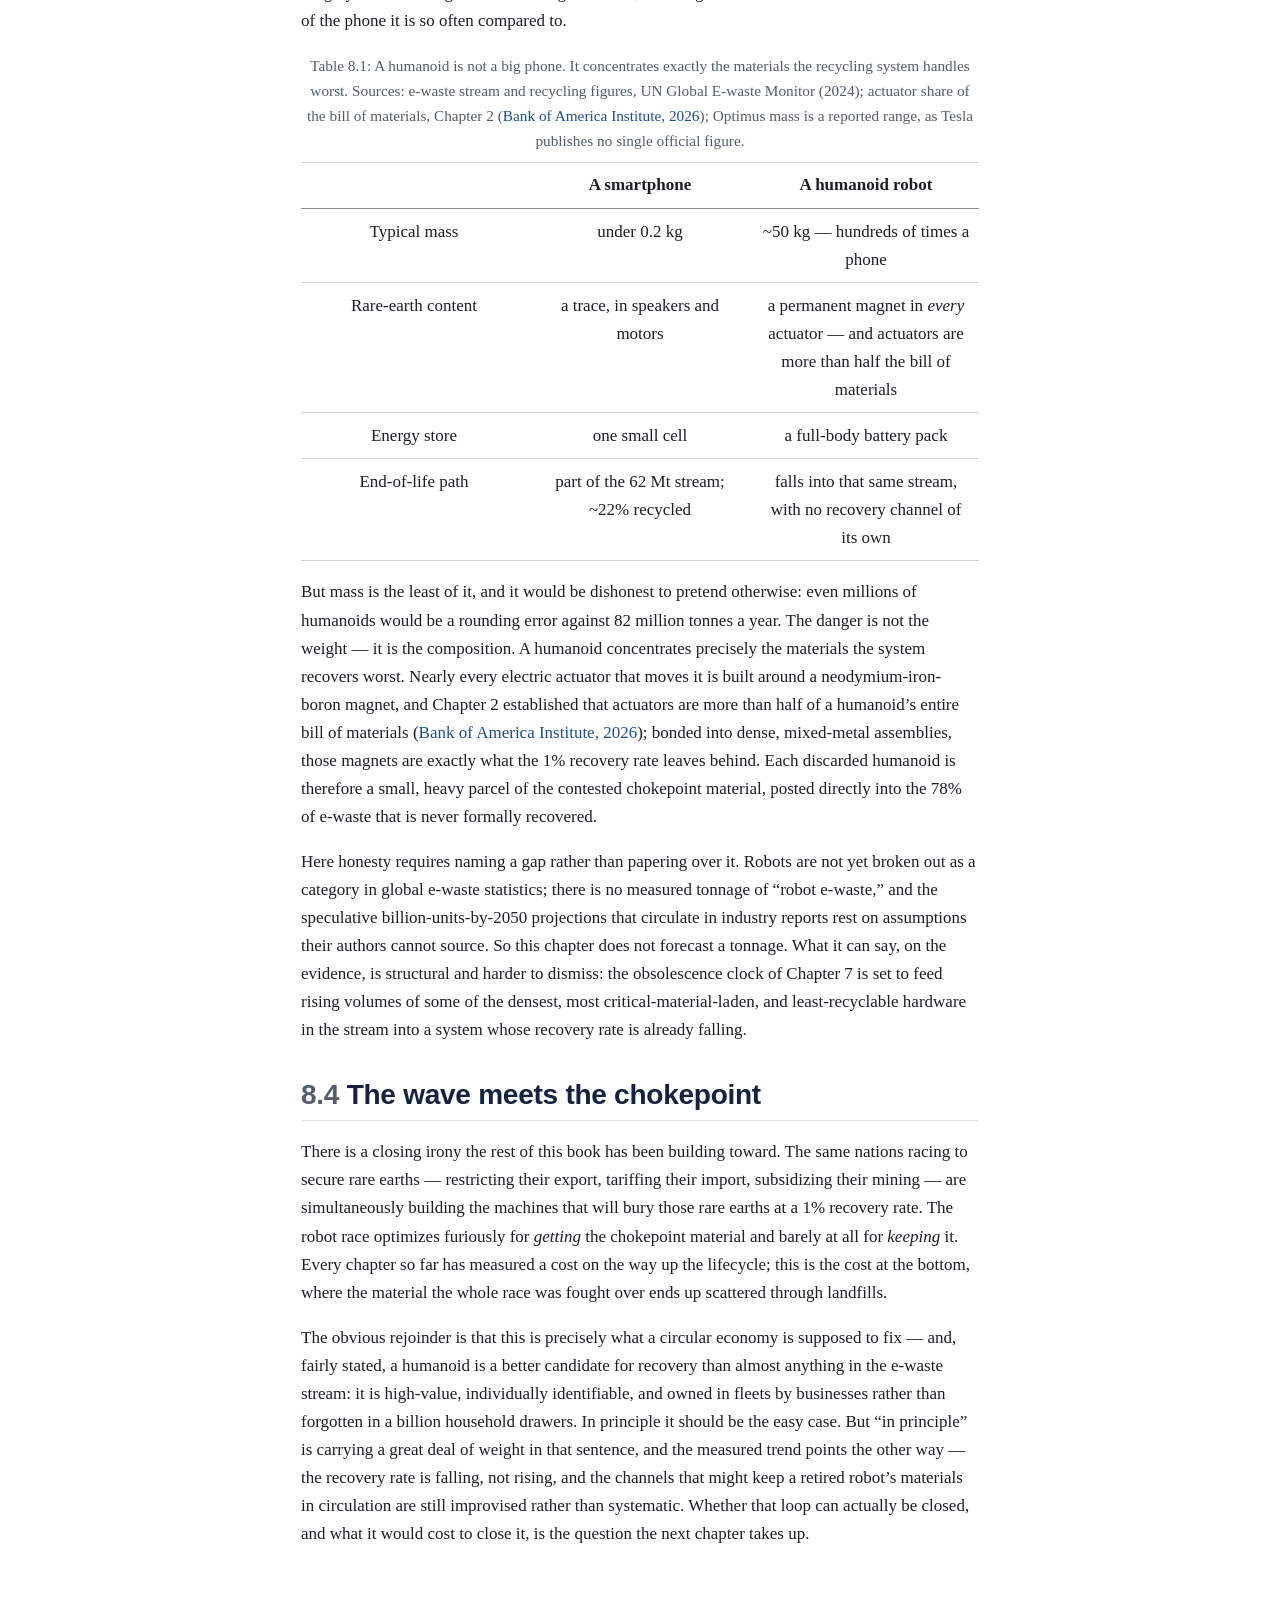
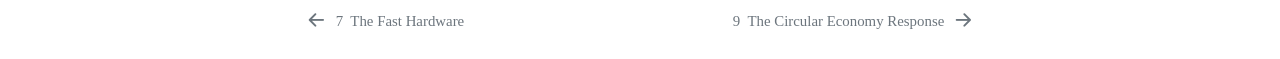
<file: 08-ewaste-wave.html>
<!DOCTYPE html>
<html xmlns="http://www.w3.org/1999/xhtml" lang="en" xml:lang="en"><head>

<meta charset="utf-8">
<meta name="generator" content="quarto-1.9.38">

<meta name="viewport" content="width=device-width, initial-scale=1.0, user-scalable=yes">


<title>8&nbsp; The E-Waste Wave – The AI Robot Race and Its Hidden Cost</title>
<style>
/* Default styles provided by pandoc.
** See https://pandoc.org/MANUAL.html#variables-for-html for config info.
*/
code{white-space: pre-wrap;}
span.smallcaps{font-variant: small-caps;}
div.columns{display: flex; gap: min(4vw, 1.5em);}
div.column{flex: auto; overflow-x: auto;}
div.hanging-indent{margin-left: 1.5em; text-indent: -1.5em;}
ul.task-list{list-style: none;}
ul.task-list li input[type="checkbox"] {
  width: 0.8em;
  margin: 0 0.8em 0.2em -1em; /* quarto-specific, see https://github.com/quarto-dev/quarto-cli/issues/4556 */ 
  vertical-align: middle;
}
/* CSS for citations */
div.csl-bib-body { }
div.csl-entry {
  clear: both;
  margin-bottom: 0em;
}
.hanging-indent div.csl-entry {
  margin-left:2em;
  text-indent:-2em;
}
div.csl-left-margin {
  min-width:2em;
  float:left;
}
div.csl-right-inline {
  margin-left:2em;
  padding-left:1em;
}
div.csl-indent {
  margin-left: 2em;
}</style>


<script src="site_libs/quarto-nav/quarto-nav.js"></script>
<script src="site_libs/quarto-nav/headroom.min.js"></script>
<script src="site_libs/clipboard/clipboard.min.js"></script>
<script src="site_libs/quarto-search/autocomplete.umd.js"></script>
<script src="site_libs/quarto-search/fuse.min.js"></script>
<script src="site_libs/quarto-search/quarto-search.js"></script>
<meta name="quarto:offset" content="./">
<link href="./09-circular-economy.html" rel="next">
<link href="./07-fast-hardware.html" rel="prev">
<script src="site_libs/quarto-html/quarto.js" type="module"></script>
<script src="site_libs/quarto-html/tabsets/tabsets.js" type="module"></script>
<script src="site_libs/quarto-html/popper.min.js"></script>
<script src="site_libs/quarto-html/tippy.umd.min.js"></script>
<script src="site_libs/quarto-html/anchor.min.js"></script>
<link href="site_libs/quarto-html/tippy.css" rel="stylesheet">
<link href="site_libs/quarto-html/quarto-syntax-highlighting-15634bcf2e68342d4ad2dfa704d543f6.css" rel="stylesheet" id="quarto-text-highlighting-styles">
<script src="site_libs/bootstrap/bootstrap.min.js"></script>
<link href="site_libs/bootstrap/bootstrap-icons.css" rel="stylesheet">
<link href="site_libs/bootstrap/bootstrap-e6e61614d7470ab1be2a7b0a5b13885c.min.css" rel="stylesheet" append-hash="true" id="quarto-bootstrap" data-mode="light">
<script id="quarto-search-options" type="application/json">{
  "location": "sidebar",
  "copy-button": false,
  "collapse-after": 3,
  "panel-placement": "start",
  "type": "textbox",
  "limit": 50,
  "keyboard-shortcut": [
    "f",
    "/",
    "s"
  ],
  "show-item-context": false,
  "language": {
    "search-no-results-text": "No results",
    "search-matching-documents-text": "matching documents",
    "search-copy-link-title": "Copy link to search",
    "search-hide-matches-text": "Hide additional matches",
    "search-more-match-text": "more match in this document",
    "search-more-matches-text": "more matches in this document",
    "search-clear-button-title": "Clear",
    "search-text-placeholder": "",
    "search-detached-cancel-button-title": "Cancel",
    "search-submit-button-title": "Submit",
    "search-label": "Search"
  }
}</script>


</head>

<body class="nav-sidebar floating quarto-light">

<div id="quarto-search-results"></div>
  <header id="quarto-header" class="headroom fixed-top">
  <nav class="quarto-secondary-nav">
    <div class="container-fluid d-flex">
      <button type="button" class="quarto-btn-toggle btn" data-bs-toggle="collapse" role="button" data-bs-target=".quarto-sidebar-collapse-item" aria-controls="quarto-sidebar" aria-expanded="false" aria-label="Toggle sidebar navigation" onclick="if (window.quartoToggleHeadroom) { window.quartoToggleHeadroom(); }">
        <i class="bi bi-layout-text-sidebar-reverse"></i>
      </button>
        <nav class="quarto-page-breadcrumbs" aria-label="breadcrumb"><ol class="breadcrumb"><li class="breadcrumb-item"><a href="./08-ewaste-wave.html"><span class="chapter-number">8</span>&nbsp; <span class="chapter-title">The E-Waste Wave</span></a></li></ol></nav>
        <a class="flex-grow-1" role="navigation" data-bs-toggle="collapse" data-bs-target=".quarto-sidebar-collapse-item" aria-controls="quarto-sidebar" aria-expanded="false" aria-label="Toggle sidebar navigation" onclick="if (window.quartoToggleHeadroom) { window.quartoToggleHeadroom(); }">      
        </a>
      <button type="button" class="btn quarto-search-button" aria-label="Search" onclick="window.quartoOpenSearch();">
        <i class="bi bi-search"></i>
      </button>
    </div>
  </nav>
</header>
<!-- content -->
<div id="quarto-content" class="quarto-container page-columns page-rows-contents page-layout-article">
<!-- sidebar -->
  <nav id="quarto-sidebar" class="sidebar collapse collapse-horizontal quarto-sidebar-collapse-item sidebar-navigation floating overflow-auto">
    <div class="pt-lg-2 mt-2 text-left sidebar-header">
    <div class="sidebar-title mb-0 py-0">
      <a href="./">The AI Robot Race and Its Hidden Cost</a> 
    </div>
      </div>
        <div class="mt-2 flex-shrink-0 align-items-center">
        <div class="sidebar-search">
        <div id="quarto-search" class="" title="Search"></div>
        </div>
        </div>
    <div class="sidebar-menu-container"> 
    <ul class="list-unstyled mt-1">
        <li class="sidebar-item">
  <div class="sidebar-item-container"> 
  <a href="./index.html" class="sidebar-item-text sidebar-link">
 <span class="menu-text">Abstract</span></a>
  </div>
</li>
        <li class="sidebar-item">
  <div class="sidebar-item-container"> 
  <a href="./01-superpower-duel.html" class="sidebar-item-text sidebar-link">
 <span class="menu-text"><span class="chapter-number">1</span>&nbsp; <span class="chapter-title">The Superpower Duel</span></span></a>
  </div>
</li>
        <li class="sidebar-item">
  <div class="sidebar-item-container"> 
  <a href="./02-economics-of-a-humanoid.html" class="sidebar-item-text sidebar-link">
 <span class="menu-text"><span class="chapter-number">2</span>&nbsp; <span class="chapter-title">The Economics of a Humanoid</span></span></a>
  </div>
</li>
        <li class="sidebar-item">
  <div class="sidebar-item-container"> 
  <a href="./03-capital-investment.html" class="sidebar-item-text sidebar-link">
 <span class="menu-text"><span class="chapter-number">3</span>&nbsp; <span class="chapter-title">Capital &amp; Investment Landscape</span></span></a>
  </div>
</li>
        <li class="sidebar-item">
  <div class="sidebar-item-container"> 
  <a href="./04-reliability-gap.html" class="sidebar-item-text sidebar-link">
 <span class="menu-text"><span class="chapter-number">4</span>&nbsp; <span class="chapter-title">The Reliability Gap</span></span></a>
  </div>
</li>
        <li class="sidebar-item">
  <div class="sidebar-item-container"> 
  <a href="./05-trade-tariffs.html" class="sidebar-item-text sidebar-link">
 <span class="menu-text"><span class="chapter-number">5</span>&nbsp; <span class="chapter-title">Trade, Tariffs &amp; Supply Chains</span></span></a>
  </div>
</li>
        <li class="sidebar-item">
  <div class="sidebar-item-container"> 
  <a href="./06-adoption-generational.html" class="sidebar-item-text sidebar-link">
 <span class="menu-text"><span class="chapter-number">6</span>&nbsp; <span class="chapter-title">Adoption &amp; the Generational Divide</span></span></a>
  </div>
</li>
        <li class="sidebar-item">
  <div class="sidebar-item-container"> 
  <a href="./07-fast-hardware.html" class="sidebar-item-text sidebar-link">
 <span class="menu-text"><span class="chapter-number">7</span>&nbsp; <span class="chapter-title">The Fast Hardware</span></span></a>
  </div>
</li>
        <li class="sidebar-item">
  <div class="sidebar-item-container"> 
  <a href="./08-ewaste-wave.html" class="sidebar-item-text sidebar-link active">
 <span class="menu-text"><span class="chapter-number">8</span>&nbsp; <span class="chapter-title">The E-Waste Wave</span></span></a>
  </div>
</li>
        <li class="sidebar-item">
  <div class="sidebar-item-container"> 
  <a href="./09-circular-economy.html" class="sidebar-item-text sidebar-link">
 <span class="menu-text"><span class="chapter-number">9</span>&nbsp; <span class="chapter-title">The Circular Economy Response</span></span></a>
  </div>
</li>
        <li class="sidebar-item">
  <div class="sidebar-item-container"> 
  <a href="./10-net-reckoning.html" class="sidebar-item-text sidebar-link">
 <span class="menu-text"><span class="chapter-number">10</span>&nbsp; <span class="chapter-title">The Net Reckoning &amp; Solutions</span></span></a>
  </div>
</li>
        <li class="sidebar-item">
  <div class="sidebar-item-container"> 
  <a href="./conclusion.html" class="sidebar-item-text sidebar-link">
 <span class="menu-text"><span class="chapter-number">11</span>&nbsp; <span class="chapter-title">Conclusion: In Our Own Image</span></span></a>
  </div>
</li>
        <li class="sidebar-item">
  <div class="sidebar-item-container"> 
  <a href="./references.html" class="sidebar-item-text sidebar-link">
 <span class="menu-text">References</span></a>
  </div>
</li>
        <li class="sidebar-item">
  <div class="sidebar-item-container"> 
  <a href="./colophon.html" class="sidebar-item-text sidebar-link">
 <span class="menu-text">Colophon</span></a>
  </div>
</li>
    </ul>
    </div>
</nav>
<div id="quarto-sidebar-glass" class="quarto-sidebar-collapse-item" data-bs-toggle="collapse" data-bs-target=".quarto-sidebar-collapse-item"></div>
<!-- margin-sidebar -->
    <div id="quarto-margin-sidebar" class="sidebar margin-sidebar">
        <nav id="TOC" role="doc-toc" class="toc-active">
    <h2 id="toc-title">Table of contents</h2>
   
  <ul>
  <li><a href="#a-system-already-losing-the-race" id="toc-a-system-already-losing-the-race" class="nav-link active" data-scroll-target="#a-system-already-losing-the-race"><span class="header-section-number">8.1</span> A system already losing the race</a></li>
  <li><a href="#the-value-we-bury" id="toc-the-value-we-bury" class="nav-link" data-scroll-target="#the-value-we-bury"><span class="header-section-number">8.2</span> The value we bury</a></li>
  <li><a href="#why-a-humanoid-is-the-worst-kind-of-e-waste" id="toc-why-a-humanoid-is-the-worst-kind-of-e-waste" class="nav-link" data-scroll-target="#why-a-humanoid-is-the-worst-kind-of-e-waste"><span class="header-section-number">8.3</span> Why a humanoid is the worst kind of e-waste</a></li>
  <li><a href="#the-wave-meets-the-chokepoint" id="toc-the-wave-meets-the-chokepoint" class="nav-link" data-scroll-target="#the-wave-meets-the-chokepoint"><span class="header-section-number">8.4</span> The wave meets the chokepoint</a></li>
  </ul>
</nav>
    </div>
<!-- main -->
<main class="content" id="quarto-document-content">

<header id="title-block-header" class="quarto-title-block default">
<div class="quarto-title">
<h1 class="title"><span class="chapter-number">8</span>&nbsp; <span class="chapter-title">The E-Waste Wave</span></h1>
</div>



<div class="quarto-title-meta">

    
  
    
  </div>
  


</header>


<p>Chapter 7 left a generation of humanoids outclassed long before they are worn out, their bodies stranded and their brains stripped out and thrown after them. This chapter asks the question the lifecycle finally forces: where does all of that actually go? The answer is not a clean recycling loop. It is a waste stream that the world is already losing control of — and the robots are arriving into it at the worst possible moment, carrying the worst possible materials.</p>
<section id="a-system-already-losing-the-race" class="level2" data-number="8.1">
<h2 data-number="8.1" class="anchored" data-anchor-id="a-system-already-losing-the-race"><span class="header-section-number">8.1</span> A system already losing the race</h2>
<p>Begin with the ground the robots are landing on. The world generated 62 million tonnes of electronic waste in 2022, and the UN’s Global E-waste Monitor projects that figure will reach 82 million tonnes by 2030, rising by about 2.6 million tonnes every year <span class="citation" data-cites="gem2024">(<a href="references.html#ref-gem2024" role="doc-biblioref">Baldé et al., 2024</a>)</span>. That alone would be manageable if recycling kept pace. It does not. Less than a quarter of that mass — 22.3% in 2022 — was documented as formally collected and recycled, and the monitor projects the rate will <em>fall</em> to 20% by 2030 <span class="citation" data-cites="gem2024">(<a href="references.html#ref-gem2024" role="doc-biblioref">Baldé et al., 2024</a>)</span>. E-waste is growing roughly five times faster than the recycling meant to absorb it. The system is not approaching the problem; it is falling further behind it every year.</p>
</section>
<section id="the-value-we-bury" class="level2" data-number="8.2">
<h2 data-number="8.2" class="anchored" data-anchor-id="the-value-we-bury"><span class="header-section-number">8.2</span> The value we bury</h2>
<p>The loss is not only environmental. It is financial, and the numbers are large enough to matter to the argument of this book. The e-waste generated in 2022 contained metals worth about $91 billion — copper, gold, iron, the whole periodic table of a modern economy. Of that, only around $28 billion was recovered. The rest, some $62 billion in recoverable resources, was simply unaccounted for: landfilled, incinerated, or scattered through informal dumps where the materials are lost <span class="citation" data-cites="gem2024">(<a href="references.html#ref-gem2024" role="doc-biblioref">Baldé et al., 2024</a>)</span>.</p>
<div id="cell-fig-ewaste-value" class="cell" data-execution_count="1">
<div class="cell-output cell-output-display">
<div id="fig-ewaste-value" class="quarto-float quarto-figure quarto-figure-center anchored">
<figure class="quarto-float quarto-float-fig figure">
<div aria-describedby="fig-ewaste-value-caption-0ceaefa1-69ba-4598-a22c-09a6ac19f8ca">
<img src="08-ewaste-wave_files/figure-html/fig-ewaste-value-output-1.svg" class="img-fluid figure-img">
</div>
<figcaption class="quarto-float-caption-bottom quarto-float-caption quarto-float-fig" id="fig-ewaste-value-caption-0ceaefa1-69ba-4598-a22c-09a6ac19f8ca">
Figure&nbsp;8.1: The metals embedded in the world’s 2022 e-waste were worth about US$91 billion. Only ~$28 billion was recovered through recycling; the remaining ~$62 billion in recoverable resources went unaccounted for — landfilled, burned, or lost to informal dumping (amber). The figure is a measured year, not a forecast. Source: UN Global E-waste Monitor (2024).
</figcaption>
</figure>
</div>
</div>
</div>
<p>And the single worst-recovered material is the one this book has spent two chapters on. Of all the rare-earth elements the world demands every year, only about <strong>1%</strong> is supplied by e-waste recycling <span class="citation" data-cites="gem2024">(<a href="references.html#ref-gem2024" role="doc-biblioref">Baldé et al., 2024</a>)</span>. Recall what that means against Chapter 5: the United States and China built export controls, tariffs, and stockpiles around rare-earth magnets because China refines roughly 91% of the world’s supply and makes about 94% of the finished magnets <span class="citation" data-cites="iea2025criticalminerals">(<a href="references.html#ref-iea2025criticalminerals" role="doc-biblioref">International Energy Agency, 2025</a>)</span>. Those same magnets, at the end of a machine’s life, are recovered at a rate of one percent. The world fights for the material at the mine and throws it away at the dump.</p>
</section>
<section id="why-a-humanoid-is-the-worst-kind-of-e-waste" class="level2" data-number="8.3">
<h2 data-number="8.3" class="anchored" data-anchor-id="why-a-humanoid-is-the-worst-kind-of-e-waste"><span class="header-section-number">8.3</span> Why a humanoid is the worst kind of e-waste</h2>
<p>Into that failing system, now feed a humanoid. A smartphone weighs under 0.2 kilograms; a humanoid robot weighs on the order of 50 — reported figures for Tesla’s Optimus run from roughly 47 to 73 kilograms across its generations, so a single robot is hundreds of times the mass of the phone it is so often compared to.</p>
<div id="tbl-ewaste-unit" class="quarto-float quarto-figure quarto-figure-center anchored">
<figure class="quarto-float quarto-float-tbl figure">
<figcaption class="quarto-float-caption-top quarto-float-caption quarto-float-tbl" id="tbl-ewaste-unit-caption-0ceaefa1-69ba-4598-a22c-09a6ac19f8ca">
Table&nbsp;8.1: A humanoid is not a big phone. It concentrates exactly the materials the recycling system handles worst. Sources: e-waste stream and recycling figures, UN Global E-waste Monitor (2024); actuator share of the bill of materials, Chapter 2 <span class="citation" data-cites="bofa2026physicalai">(<a href="references.html#ref-bofa2026physicalai" role="doc-biblioref">Bank of America Institute, 2026</a>)</span>; Optimus mass is a reported range, as Tesla publishes no single official figure.
</figcaption>
<div aria-describedby="tbl-ewaste-unit-caption-0ceaefa1-69ba-4598-a22c-09a6ac19f8ca">
<table class="caption-top table">
<colgroup>
<col style="width: 33%">
<col style="width: 33%">
<col style="width: 33%">
</colgroup>
<thead>
<tr class="header">
<th></th>
<th>A smartphone</th>
<th>A humanoid robot</th>
</tr>
</thead>
<tbody>
<tr class="odd">
<td>Typical mass</td>
<td>under 0.2 kg</td>
<td>~50 kg — hundreds of times a phone</td>
</tr>
<tr class="even">
<td>Rare-earth content</td>
<td>a trace, in speakers and motors</td>
<td>a permanent magnet in <em>every</em> actuator — and actuators are more than half the bill of materials</td>
</tr>
<tr class="odd">
<td>Energy store</td>
<td>one small cell</td>
<td>a full-body battery pack</td>
</tr>
<tr class="even">
<td>End-of-life path</td>
<td>part of the 62 Mt stream; ~22% recycled</td>
<td>falls into that same stream, with no recovery channel of its own</td>
</tr>
</tbody>
</table>
</div>
</figure>
</div>
<p>But mass is the least of it, and it would be dishonest to pretend otherwise: even millions of humanoids would be a rounding error against 82 million tonnes a year. The danger is not the weight — it is the composition. A humanoid concentrates precisely the materials the system recovers worst. Nearly every electric actuator that moves it is built around a neodymium-iron-boron magnet, and Chapter 2 established that actuators are more than half of a humanoid’s entire bill of materials <span class="citation" data-cites="bofa2026physicalai">(<a href="references.html#ref-bofa2026physicalai" role="doc-biblioref">Bank of America Institute, 2026</a>)</span>; bonded into dense, mixed-metal assemblies, those magnets are exactly what the 1% recovery rate leaves behind. Each discarded humanoid is therefore a small, heavy parcel of the contested chokepoint material, posted directly into the 78% of e-waste that is never formally recovered.</p>
<p>Here honesty requires naming a gap rather than papering over it. Robots are not yet broken out as a category in global e-waste statistics; there is no measured tonnage of “robot e-waste,” and the speculative billion-units-by-2050 projections that circulate in industry reports rest on assumptions their authors cannot source. So this chapter does not forecast a tonnage. What it can say, on the evidence, is structural and harder to dismiss: the obsolescence clock of Chapter 7 is set to feed rising volumes of some of the densest, most critical-material-laden, and least-recyclable hardware in the stream into a system whose recovery rate is already falling.</p>
</section>
<section id="the-wave-meets-the-chokepoint" class="level2" data-number="8.4">
<h2 data-number="8.4" class="anchored" data-anchor-id="the-wave-meets-the-chokepoint"><span class="header-section-number">8.4</span> The wave meets the chokepoint</h2>
<p>There is a closing irony the rest of this book has been building toward. The same nations racing to secure rare earths — restricting their export, tariffing their import, subsidizing their mining — are simultaneously building the machines that will bury those rare earths at a 1% recovery rate. The robot race optimizes furiously for <em>getting</em> the chokepoint material and barely at all for <em>keeping</em> it. Every chapter so far has measured a cost on the way up the lifecycle; this is the cost at the bottom, where the material the whole race was fought over ends up scattered through landfills.</p>
<p>The obvious rejoinder is that this is precisely what a circular economy is supposed to fix — and, fairly stated, a humanoid is a better candidate for recovery than almost anything in the e-waste stream: it is high-value, individually identifiable, and owned in fleets by businesses rather than forgotten in a billion household drawers. In principle it should be the easy case. But “in principle” is carrying a great deal of weight in that sentence, and the measured trend points the other way — the recovery rate is falling, not rising, and the channels that might keep a retired robot’s materials in circulation are still improvised rather than systematic. Whether that loop can actually be closed, and what it would cost to close it, is the question the next chapter takes up.</p>


<div id="refs" class="references csl-bib-body hanging-indent" data-entry-spacing="0" data-line-spacing="2" role="list" style="display: none">
<div id="ref-gem2024" class="csl-entry" role="listitem">
Baldé, C. P., Kuehr, R., Yamamoto, T., McDonald, R., D’Angelo, E., Althaf, S., Bel, G., Deubzer, O., Fernandez-Cubillo, E., Forti, V., Gray, V., Herat, S., Honda, S., Iattoni, G., Khetriwal, D. S., Luda di Cortemiglia, V., Lobuntsova, Y., Nnorom, I., Pralat, N., &amp; Wagner, M. (2024). <em>The global e-waste monitor 2024</em>. International Telecommunication Union (ITU); United Nations Institute for Training; Research (UNITAR). <a href="https://www.itu.int/en/ITU-D/Environment/Pages/Publications/The-Global-E-waste-Monitor-2024.aspx">https://www.itu.int/en/ITU-D/Environment/Pages/Publications/The-Global-E-waste-Monitor-2024.aspx</a>
</div>
<div id="ref-bofa2026physicalai" class="csl-entry" role="listitem">
Bank of America Institute. (2026, March). <em>Transformation — physical AI, part 2: Humanoid robots</em>. <a href="https://institute.bankofamerica.com/content/dam/transformation/physical-ai-part-2.pdf">https://institute.bankofamerica.com/content/dam/transformation/physical-ai-part-2.pdf</a>
</div>
<div id="ref-iea2025criticalminerals" class="csl-entry" role="listitem">
International Energy Agency. (2025). <em>With new export controls on critical minerals, supply concentration risks become reality</em>. <a href="https://www.iea.org/commentaries/with-new-export-controls-on-critical-minerals-supply-concentration-risks-become-reality">https://www.iea.org/commentaries/with-new-export-controls-on-critical-minerals-supply-concentration-risks-become-reality</a>
</div>
</div>
</section>

</main> <!-- /main -->
<script id="quarto-html-after-body" type="application/javascript">
  window.document.addEventListener("DOMContentLoaded", function (event) {
    const icon = "";
    const anchorJS = new window.AnchorJS();
    anchorJS.options = {
      placement: 'right',
      icon: icon
    };
    anchorJS.add('.anchored');
    const isCodeAnnotation = (el) => {
      for (const clz of el.classList) {
        if (clz.startsWith('code-annotation-')) {                     
          return true;
        }
      }
      return false;
    }
    const onCopySuccess = function(e) {
      // button target
      const button = e.trigger;
      // don't keep focus
      button.blur();
      // flash "checked"
      button.classList.add('code-copy-button-checked');
      var currentTitle = button.getAttribute("title");
      button.setAttribute("title", "Copied!");
      let tooltip;
      if (window.bootstrap) {
        button.setAttribute("data-bs-toggle", "tooltip");
        button.setAttribute("data-bs-placement", "left");
        button.setAttribute("data-bs-title", "Copied!");
        tooltip = new bootstrap.Tooltip(button, 
          { trigger: "manual", 
            customClass: "code-copy-button-tooltip",
            offset: [0, -8]});
        tooltip.show();    
      }
      setTimeout(function() {
        if (tooltip) {
          tooltip.hide();
          button.removeAttribute("data-bs-title");
          button.removeAttribute("data-bs-toggle");
          button.removeAttribute("data-bs-placement");
        }
        button.setAttribute("title", currentTitle);
        button.classList.remove('code-copy-button-checked');
      }, 1000);
      // clear code selection
      e.clearSelection();
    }
    const getTextToCopy = function(trigger) {
      const outerScaffold = trigger.parentElement.cloneNode(true);
      const codeEl = outerScaffold.querySelector('code');
      for (const childEl of codeEl.children) {
        if (isCodeAnnotation(childEl)) {
          childEl.remove();
        }
      }
      return codeEl.innerText;
    }
    const clipboard = new window.ClipboardJS('.code-copy-button:not([data-in-quarto-modal])', {
      text: getTextToCopy
    });
    clipboard.on('success', onCopySuccess);
    if (window.document.getElementById('quarto-embedded-source-code-modal')) {
      const clipboardModal = new window.ClipboardJS('.code-copy-button[data-in-quarto-modal]', {
        text: getTextToCopy,
        container: window.document.getElementById('quarto-embedded-source-code-modal')
      });
      clipboardModal.on('success', onCopySuccess);
    }
      var localhostRegex = new RegExp(/^(?:http|https):\/\/localhost\:?[0-9]*\//);
      var mailtoRegex = new RegExp(/^mailto:/);
        var filterRegex = new RegExp('/' + window.location.host + '/');
      var isInternal = (href) => {
          return filterRegex.test(href) || localhostRegex.test(href) || mailtoRegex.test(href);
      }
      // Inspect non-navigation links and adorn them if external
     var links = window.document.querySelectorAll('a[href]:not(.nav-link):not(.navbar-brand):not(.toc-action):not(.sidebar-link):not(.sidebar-item-toggle):not(.pagination-link):not(.no-external):not([aria-hidden]):not(.dropdown-item):not(.quarto-navigation-tool):not(.about-link)');
      for (var i=0; i<links.length; i++) {
        const link = links[i];
        if (!isInternal(link.href)) {
          // undo the damage that might have been done by quarto-nav.js in the case of
          // links that we want to consider external
          if (link.dataset.originalHref !== undefined) {
            link.href = link.dataset.originalHref;
          }
        }
      }
    function tippyHover(el, contentFn, onTriggerFn, onUntriggerFn) {
      const config = {
        allowHTML: true,
        maxWidth: 500,
        delay: 100,
        arrow: false,
        appendTo: function(el) {
            return el.parentElement;
        },
        interactive: true,
        interactiveBorder: 10,
        theme: 'quarto',
        placement: 'bottom-start',
      };
      if (contentFn) {
        config.content = contentFn;
      }
      if (onTriggerFn) {
        config.onTrigger = onTriggerFn;
      }
      if (onUntriggerFn) {
        config.onUntrigger = onUntriggerFn;
      }
      window.tippy(el, config); 
    }
    const noterefs = window.document.querySelectorAll('a[role="doc-noteref"]');
    for (var i=0; i<noterefs.length; i++) {
      const ref = noterefs[i];
      tippyHover(ref, function() {
        // use id or data attribute instead here
        let href = ref.getAttribute('data-footnote-href') || ref.getAttribute('href');
        try { href = new URL(href).hash; } catch {}
        const id = href.replace(/^#\/?/, "");
        const note = window.document.getElementById(id);
        if (note) {
          return note.innerHTML;
        } else {
          return "";
        }
      });
    }
    const xrefs = window.document.querySelectorAll('a.quarto-xref');
    const processXRef = (id, note) => {
      // Strip column container classes
      const stripColumnClz = (el) => {
        el.classList.remove("page-full", "page-columns");
        if (el.children) {
          for (const child of el.children) {
            stripColumnClz(child);
          }
        }
      }
      stripColumnClz(note)
      if (id === null || id.startsWith('sec-')) {
        // Special case sections, only their first couple elements
        const container = document.createElement("div");
        if (note.children && note.children.length > 2) {
          container.appendChild(note.children[0].cloneNode(true));
          for (let i = 1; i < note.children.length; i++) {
            const child = note.children[i];
            if (child.tagName === "P" && child.innerText === "") {
              continue;
            } else {
              container.appendChild(child.cloneNode(true));
              break;
            }
          }
          if (window.Quarto?.typesetMath) {
            window.Quarto.typesetMath(container);
          }
          return container.innerHTML
        } else {
          if (window.Quarto?.typesetMath) {
            window.Quarto.typesetMath(note);
          }
          return note.innerHTML;
        }
      } else {
        // Remove any anchor links if they are present
        const anchorLink = note.querySelector('a.anchorjs-link');
        if (anchorLink) {
          anchorLink.remove();
        }
        if (window.Quarto?.typesetMath) {
          window.Quarto.typesetMath(note);
        }
        if (note.classList.contains("callout")) {
          return note.outerHTML;
        } else {
          return note.innerHTML;
        }
      }
    }
    for (var i=0; i<xrefs.length; i++) {
      const xref = xrefs[i];
      tippyHover(xref, undefined, function(instance) {
        instance.disable();
        let url = xref.getAttribute('href');
        let hash = undefined; 
        if (url.startsWith('#')) {
          hash = url;
        } else {
          try { hash = new URL(url).hash; } catch {}
        }
        if (hash) {
          const id = hash.replace(/^#\/?/, "");
          const note = window.document.getElementById(id);
          if (note !== null) {
            try {
              const html = processXRef(id, note.cloneNode(true));
              instance.setContent(html);
            } finally {
              instance.enable();
              instance.show();
            }
          } else {
            // See if we can fetch this
            fetch(url.split('#')[0])
            .then(res => res.text())
            .then(html => {
              const parser = new DOMParser();
              const htmlDoc = parser.parseFromString(html, "text/html");
              const note = htmlDoc.getElementById(id);
              if (note !== null) {
                const html = processXRef(id, note);
                instance.setContent(html);
              } 
            }).finally(() => {
              instance.enable();
              instance.show();
            });
          }
        } else {
          // See if we can fetch a full url (with no hash to target)
          // This is a special case and we should probably do some content thinning / targeting
          fetch(url)
          .then(res => res.text())
          .then(html => {
            const parser = new DOMParser();
            const htmlDoc = parser.parseFromString(html, "text/html");
            const note = htmlDoc.querySelector('main.content');
            if (note !== null) {
              // This should only happen for chapter cross references
              // (since there is no id in the URL)
              // remove the first header
              if (note.children.length > 0 && note.children[0].tagName === "HEADER") {
                note.children[0].remove();
              }
              const html = processXRef(null, note);
              instance.setContent(html);
            } 
          }).finally(() => {
            instance.enable();
            instance.show();
          });
        }
      }, function(instance) {
      });
    }
        let selectedAnnoteEl;
        const selectorForAnnotation = ( cell, annotation) => {
          let cellAttr = 'data-code-cell="' + cell + '"';
          let lineAttr = 'data-code-annotation="' +  annotation + '"';
          const selector = 'span[' + cellAttr + '][' + lineAttr + ']';
          return selector;
        }
        const selectCodeLines = (annoteEl) => {
          const doc = window.document;
          const targetCell = annoteEl.getAttribute("data-target-cell");
          const targetAnnotation = annoteEl.getAttribute("data-target-annotation");
          const annoteSpan = window.document.querySelector(selectorForAnnotation(targetCell, targetAnnotation));
          const lines = annoteSpan.getAttribute("data-code-lines").split(",");
          const lineIds = lines.map((line) => {
            return targetCell + "-" + line;
          })
          let top = null;
          let height = null;
          let parent = null;
          if (lineIds.length > 0) {
              //compute the position of the single el (top and bottom and make a div)
              const el = window.document.getElementById(lineIds[0]);
              top = el.offsetTop;
              height = el.offsetHeight;
              parent = el.parentElement.parentElement;
            if (lineIds.length > 1) {
              const lastEl = window.document.getElementById(lineIds[lineIds.length - 1]);
              const bottom = lastEl.offsetTop + lastEl.offsetHeight;
              height = bottom - top;
            }
            if (top !== null && height !== null && parent !== null) {
              // cook up a div (if necessary) and position it 
              let div = window.document.getElementById("code-annotation-line-highlight");
              if (div === null) {
                div = window.document.createElement("div");
                div.setAttribute("id", "code-annotation-line-highlight");
                div.style.position = 'absolute';
                parent.appendChild(div);
              }
              div.style.top = top - 2 + "px";
              div.style.height = height + 4 + "px";
              div.style.left = 0;
              let gutterDiv = window.document.getElementById("code-annotation-line-highlight-gutter");
              if (gutterDiv === null) {
                gutterDiv = window.document.createElement("div");
                gutterDiv.setAttribute("id", "code-annotation-line-highlight-gutter");
                gutterDiv.style.position = 'absolute';
                const codeCell = window.document.getElementById(targetCell);
                const gutter = codeCell.querySelector('.code-annotation-gutter');
                gutter.appendChild(gutterDiv);
              }
              gutterDiv.style.top = top - 2 + "px";
              gutterDiv.style.height = height + 4 + "px";
            }
            selectedAnnoteEl = annoteEl;
          }
        };
        const unselectCodeLines = () => {
          const elementsIds = ["code-annotation-line-highlight", "code-annotation-line-highlight-gutter"];
          elementsIds.forEach((elId) => {
            const div = window.document.getElementById(elId);
            if (div) {
              div.remove();
            }
          });
          selectedAnnoteEl = undefined;
        };
          // Handle positioning of the toggle
      window.addEventListener(
        "resize",
        throttle(() => {
          elRect = undefined;
          if (selectedAnnoteEl) {
            selectCodeLines(selectedAnnoteEl);
          }
        }, 10)
      );
      function throttle(fn, ms) {
      let throttle = false;
      let timer;
        return (...args) => {
          if(!throttle) { // first call gets through
              fn.apply(this, args);
              throttle = true;
          } else { // all the others get throttled
              if(timer) clearTimeout(timer); // cancel #2
              timer = setTimeout(() => {
                fn.apply(this, args);
                timer = throttle = false;
              }, ms);
          }
        };
      }
        // Attach click handler to the DT
        const annoteDls = window.document.querySelectorAll('dt[data-target-cell]');
        for (const annoteDlNode of annoteDls) {
          annoteDlNode.addEventListener('click', (event) => {
            const clickedEl = event.target;
            if (clickedEl !== selectedAnnoteEl) {
              unselectCodeLines();
              const activeEl = window.document.querySelector('dt[data-target-cell].code-annotation-active');
              if (activeEl) {
                activeEl.classList.remove('code-annotation-active');
              }
              selectCodeLines(clickedEl);
              clickedEl.classList.add('code-annotation-active');
            } else {
              // Unselect the line
              unselectCodeLines();
              clickedEl.classList.remove('code-annotation-active');
            }
          });
        }
    const findCites = (el) => {
      const parentEl = el.parentElement;
      if (parentEl) {
        const cites = parentEl.dataset.cites;
        if (cites) {
          return {
            el,
            cites: cites.split(' ')
          };
        } else {
          return findCites(el.parentElement)
        }
      } else {
        return undefined;
      }
    };
    var bibliorefs = window.document.querySelectorAll('a[role="doc-biblioref"]');
    for (var i=0; i<bibliorefs.length; i++) {
      const ref = bibliorefs[i];
      const citeInfo = findCites(ref);
      if (citeInfo) {
        tippyHover(citeInfo.el, function() {
          var popup = window.document.createElement('div');
          citeInfo.cites.forEach(function(cite) {
            var citeDiv = window.document.createElement('div');
            citeDiv.classList.add('hanging-indent');
            citeDiv.classList.add('csl-entry');
            var biblioDiv = window.document.getElementById('ref-' + cite);
            if (biblioDiv) {
              citeDiv.innerHTML = biblioDiv.innerHTML;
            }
            popup.appendChild(citeDiv);
          });
          return popup.innerHTML;
        });
      }
    }
  });
  </script>
<nav class="page-navigation">
  <div class="nav-page nav-page-previous">
      <a href="./07-fast-hardware.html" class="pagination-link" aria-label="The Fast Hardware">
        <i class="bi bi-arrow-left-short"></i> <span class="nav-page-text"><span class="chapter-number">7</span>&nbsp; <span class="chapter-title">The Fast Hardware</span></span>
      </a>          
  </div>
  <div class="nav-page nav-page-next">
      <a href="./09-circular-economy.html" class="pagination-link" aria-label="The Circular Economy Response">
        <span class="nav-page-text"><span class="chapter-number">9</span>&nbsp; <span class="chapter-title">The Circular Economy Response</span></span> <i class="bi bi-arrow-right-short"></i>
      </a>
  </div>
</nav>
</div> <!-- /content -->




</body></html>
</file>
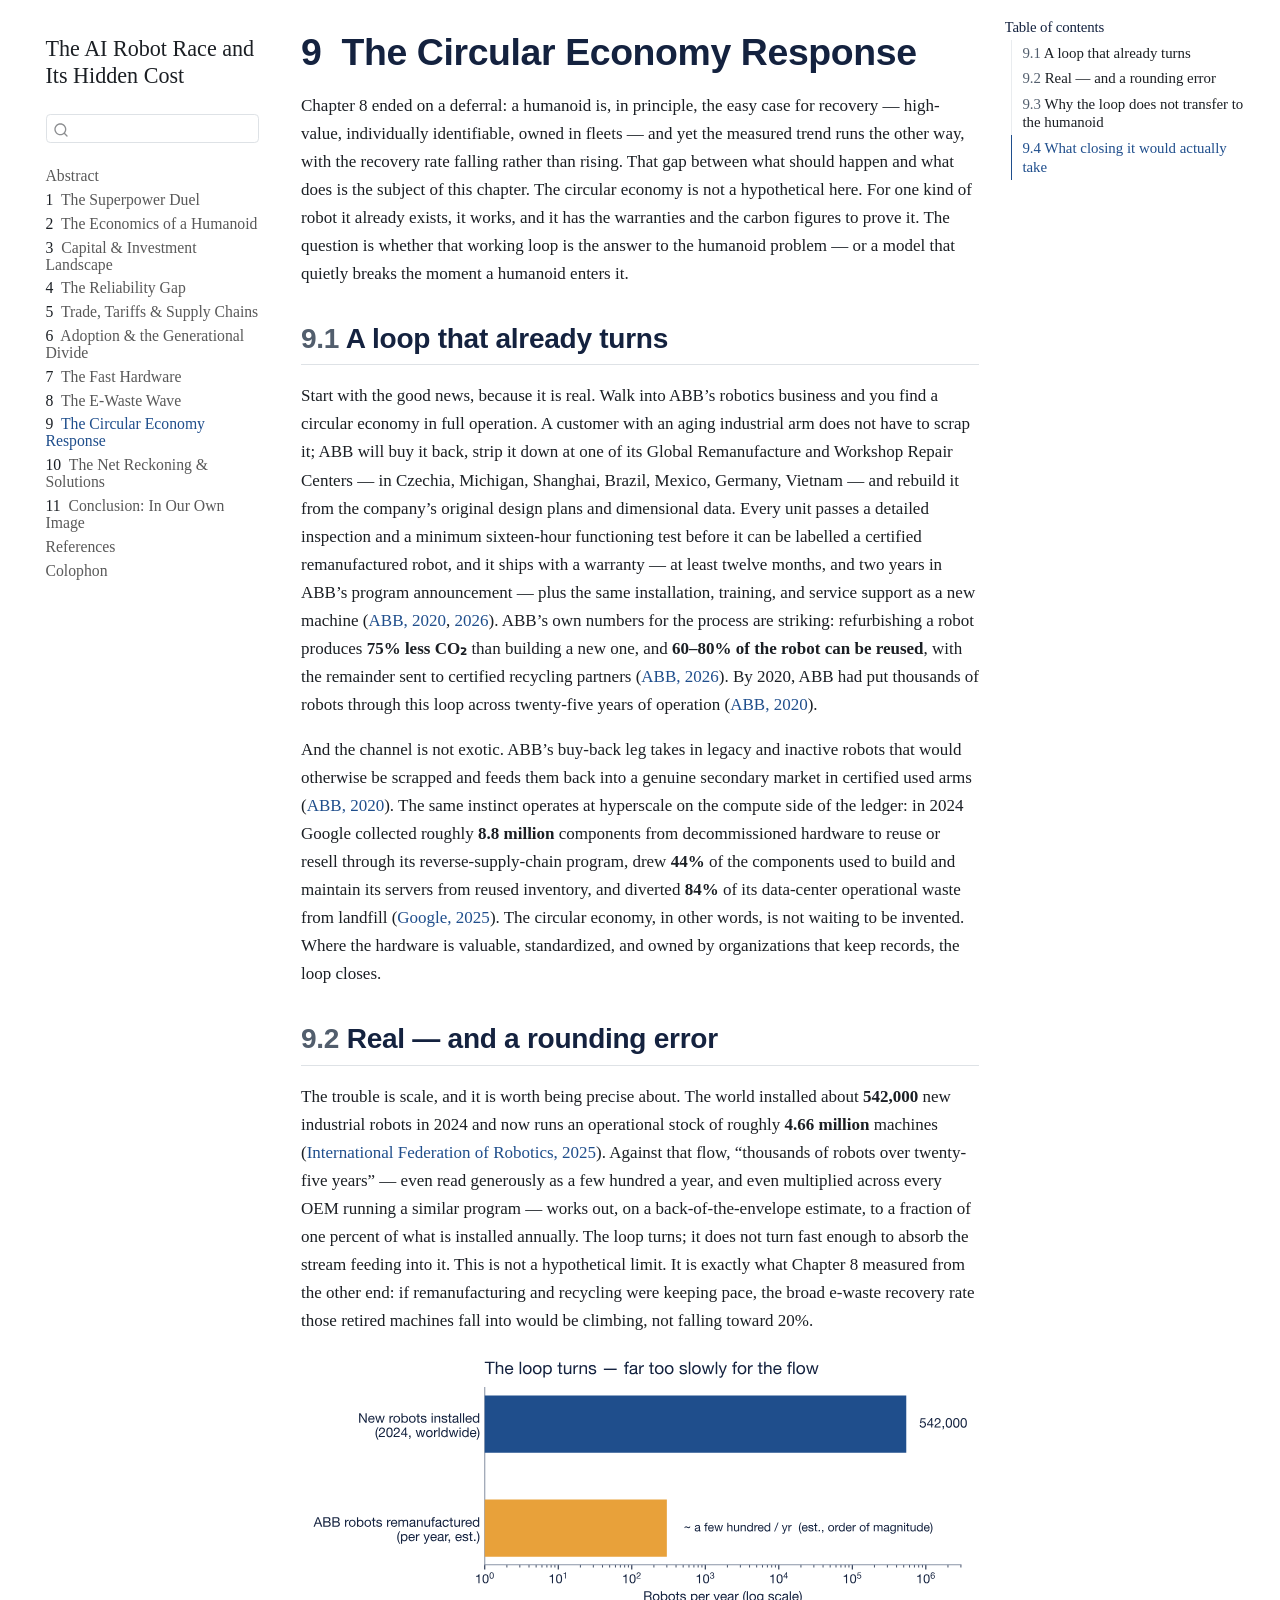
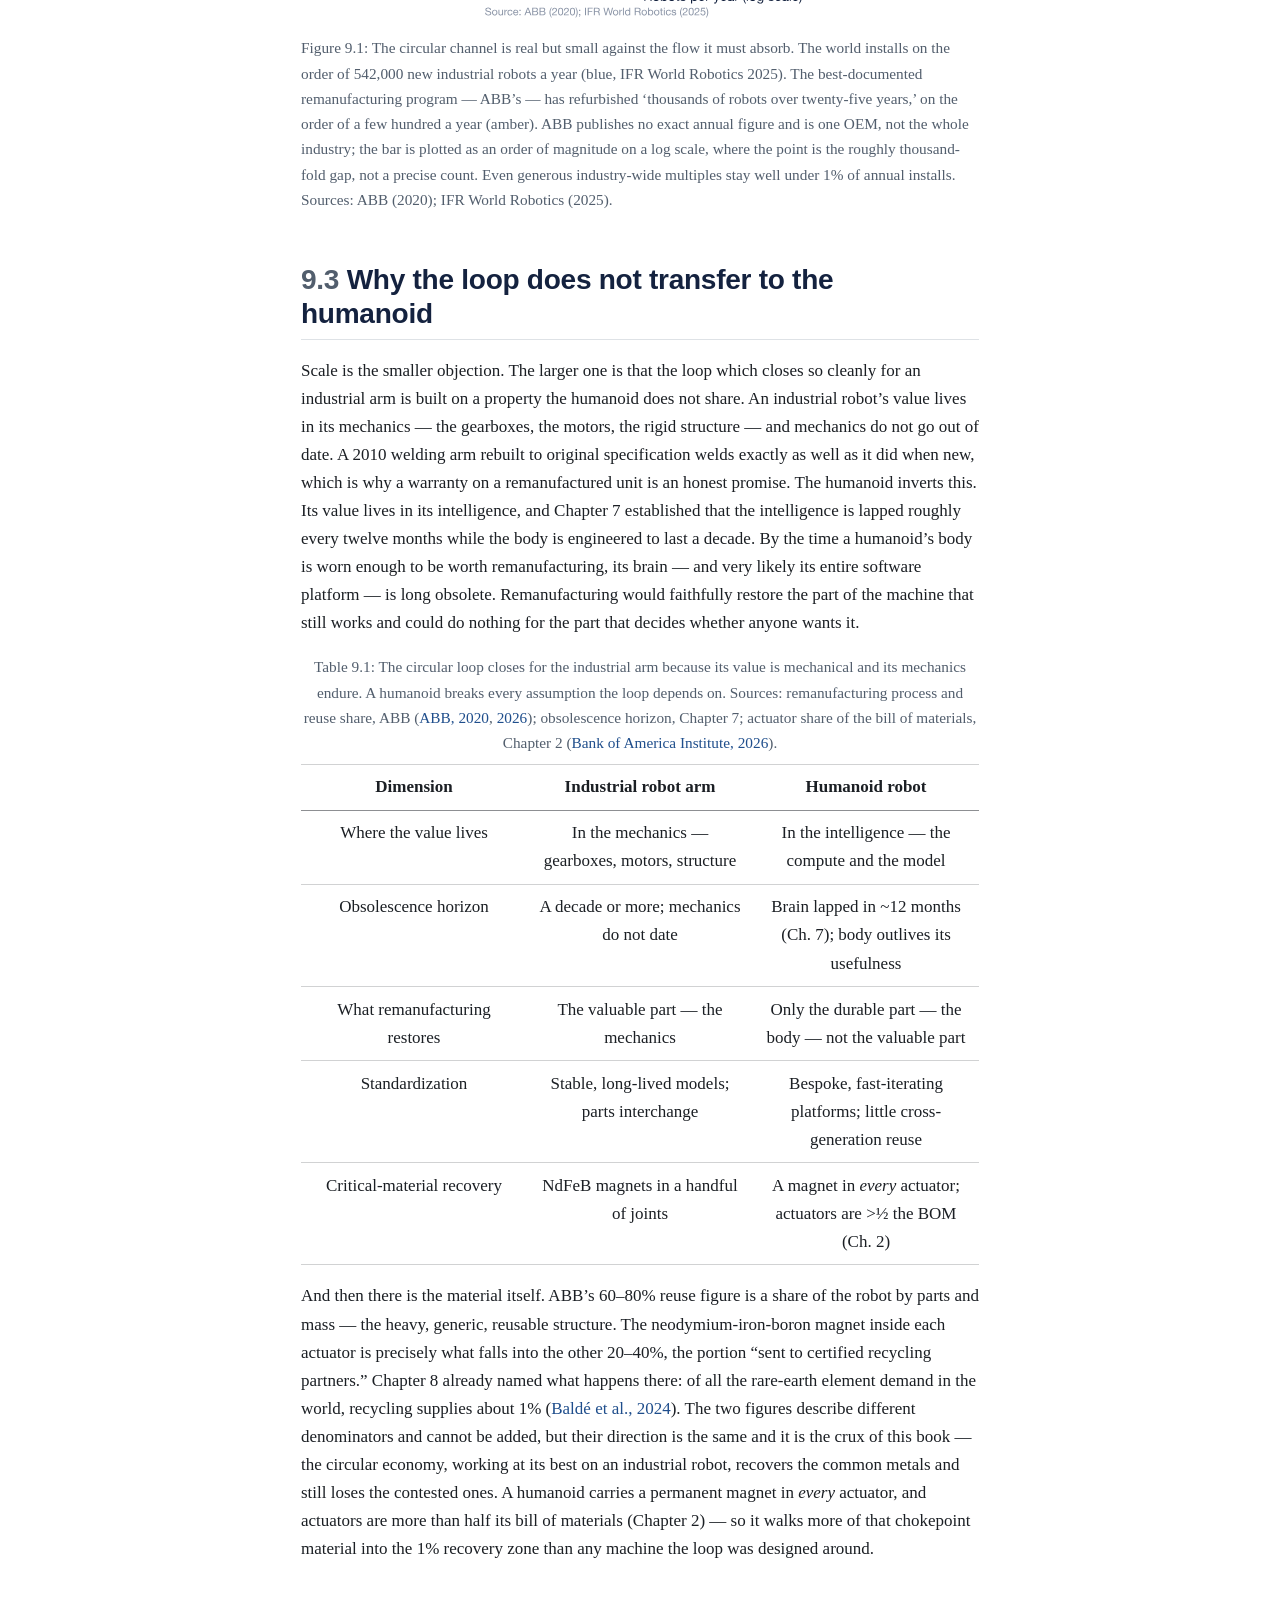
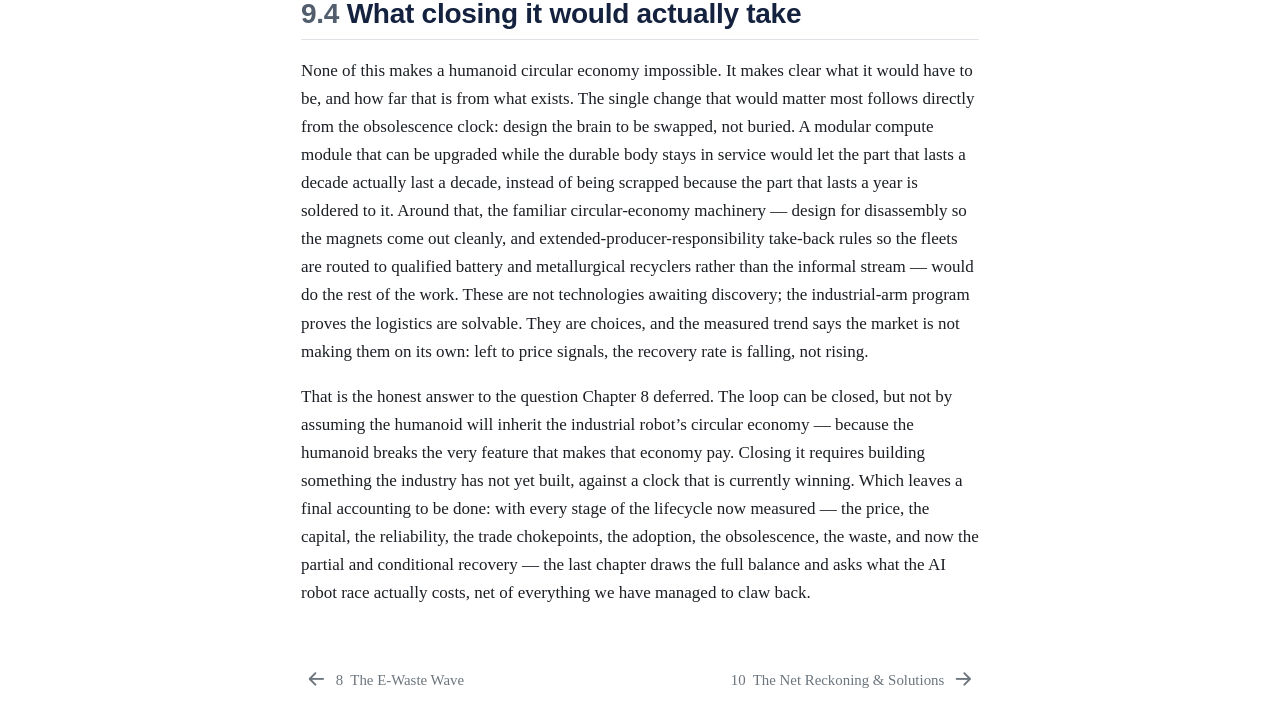
<file: 09-circular-economy.html>
<!DOCTYPE html>
<html xmlns="http://www.w3.org/1999/xhtml" lang="en" xml:lang="en"><head>

<meta charset="utf-8">
<meta name="generator" content="quarto-1.9.38">

<meta name="viewport" content="width=device-width, initial-scale=1.0, user-scalable=yes">


<title>9&nbsp; The Circular Economy Response – The AI Robot Race and Its Hidden Cost</title>
<style>
/* Default styles provided by pandoc.
** See https://pandoc.org/MANUAL.html#variables-for-html for config info.
*/
code{white-space: pre-wrap;}
span.smallcaps{font-variant: small-caps;}
div.columns{display: flex; gap: min(4vw, 1.5em);}
div.column{flex: auto; overflow-x: auto;}
div.hanging-indent{margin-left: 1.5em; text-indent: -1.5em;}
ul.task-list{list-style: none;}
ul.task-list li input[type="checkbox"] {
  width: 0.8em;
  margin: 0 0.8em 0.2em -1em; /* quarto-specific, see https://github.com/quarto-dev/quarto-cli/issues/4556 */ 
  vertical-align: middle;
}
/* CSS for citations */
div.csl-bib-body { }
div.csl-entry {
  clear: both;
  margin-bottom: 0em;
}
.hanging-indent div.csl-entry {
  margin-left:2em;
  text-indent:-2em;
}
div.csl-left-margin {
  min-width:2em;
  float:left;
}
div.csl-right-inline {
  margin-left:2em;
  padding-left:1em;
}
div.csl-indent {
  margin-left: 2em;
}</style>


<script src="site_libs/quarto-nav/quarto-nav.js"></script>
<script src="site_libs/quarto-nav/headroom.min.js"></script>
<script src="site_libs/clipboard/clipboard.min.js"></script>
<script src="site_libs/quarto-search/autocomplete.umd.js"></script>
<script src="site_libs/quarto-search/fuse.min.js"></script>
<script src="site_libs/quarto-search/quarto-search.js"></script>
<meta name="quarto:offset" content="./">
<link href="./10-net-reckoning.html" rel="next">
<link href="./08-ewaste-wave.html" rel="prev">
<script src="site_libs/quarto-html/quarto.js" type="module"></script>
<script src="site_libs/quarto-html/tabsets/tabsets.js" type="module"></script>
<script src="site_libs/quarto-html/popper.min.js"></script>
<script src="site_libs/quarto-html/tippy.umd.min.js"></script>
<script src="site_libs/quarto-html/anchor.min.js"></script>
<link href="site_libs/quarto-html/tippy.css" rel="stylesheet">
<link href="site_libs/quarto-html/quarto-syntax-highlighting-15634bcf2e68342d4ad2dfa704d543f6.css" rel="stylesheet" id="quarto-text-highlighting-styles">
<script src="site_libs/bootstrap/bootstrap.min.js"></script>
<link href="site_libs/bootstrap/bootstrap-icons.css" rel="stylesheet">
<link href="site_libs/bootstrap/bootstrap-e6e61614d7470ab1be2a7b0a5b13885c.min.css" rel="stylesheet" append-hash="true" id="quarto-bootstrap" data-mode="light">
<script id="quarto-search-options" type="application/json">{
  "location": "sidebar",
  "copy-button": false,
  "collapse-after": 3,
  "panel-placement": "start",
  "type": "textbox",
  "limit": 50,
  "keyboard-shortcut": [
    "f",
    "/",
    "s"
  ],
  "show-item-context": false,
  "language": {
    "search-no-results-text": "No results",
    "search-matching-documents-text": "matching documents",
    "search-copy-link-title": "Copy link to search",
    "search-hide-matches-text": "Hide additional matches",
    "search-more-match-text": "more match in this document",
    "search-more-matches-text": "more matches in this document",
    "search-clear-button-title": "Clear",
    "search-text-placeholder": "",
    "search-detached-cancel-button-title": "Cancel",
    "search-submit-button-title": "Submit",
    "search-label": "Search"
  }
}</script>


</head>

<body class="nav-sidebar floating quarto-light">

<div id="quarto-search-results"></div>
  <header id="quarto-header" class="headroom fixed-top">
  <nav class="quarto-secondary-nav">
    <div class="container-fluid d-flex">
      <button type="button" class="quarto-btn-toggle btn" data-bs-toggle="collapse" role="button" data-bs-target=".quarto-sidebar-collapse-item" aria-controls="quarto-sidebar" aria-expanded="false" aria-label="Toggle sidebar navigation" onclick="if (window.quartoToggleHeadroom) { window.quartoToggleHeadroom(); }">
        <i class="bi bi-layout-text-sidebar-reverse"></i>
      </button>
        <nav class="quarto-page-breadcrumbs" aria-label="breadcrumb"><ol class="breadcrumb"><li class="breadcrumb-item"><a href="./09-circular-economy.html"><span class="chapter-number">9</span>&nbsp; <span class="chapter-title">The Circular Economy Response</span></a></li></ol></nav>
        <a class="flex-grow-1" role="navigation" data-bs-toggle="collapse" data-bs-target=".quarto-sidebar-collapse-item" aria-controls="quarto-sidebar" aria-expanded="false" aria-label="Toggle sidebar navigation" onclick="if (window.quartoToggleHeadroom) { window.quartoToggleHeadroom(); }">      
        </a>
      <button type="button" class="btn quarto-search-button" aria-label="Search" onclick="window.quartoOpenSearch();">
        <i class="bi bi-search"></i>
      </button>
    </div>
  </nav>
</header>
<!-- content -->
<div id="quarto-content" class="quarto-container page-columns page-rows-contents page-layout-article">
<!-- sidebar -->
  <nav id="quarto-sidebar" class="sidebar collapse collapse-horizontal quarto-sidebar-collapse-item sidebar-navigation floating overflow-auto">
    <div class="pt-lg-2 mt-2 text-left sidebar-header">
    <div class="sidebar-title mb-0 py-0">
      <a href="./">The AI Robot Race and Its Hidden Cost</a> 
    </div>
      </div>
        <div class="mt-2 flex-shrink-0 align-items-center">
        <div class="sidebar-search">
        <div id="quarto-search" class="" title="Search"></div>
        </div>
        </div>
    <div class="sidebar-menu-container"> 
    <ul class="list-unstyled mt-1">
        <li class="sidebar-item">
  <div class="sidebar-item-container"> 
  <a href="./index.html" class="sidebar-item-text sidebar-link">
 <span class="menu-text">Abstract</span></a>
  </div>
</li>
        <li class="sidebar-item">
  <div class="sidebar-item-container"> 
  <a href="./01-superpower-duel.html" class="sidebar-item-text sidebar-link">
 <span class="menu-text"><span class="chapter-number">1</span>&nbsp; <span class="chapter-title">The Superpower Duel</span></span></a>
  </div>
</li>
        <li class="sidebar-item">
  <div class="sidebar-item-container"> 
  <a href="./02-economics-of-a-humanoid.html" class="sidebar-item-text sidebar-link">
 <span class="menu-text"><span class="chapter-number">2</span>&nbsp; <span class="chapter-title">The Economics of a Humanoid</span></span></a>
  </div>
</li>
        <li class="sidebar-item">
  <div class="sidebar-item-container"> 
  <a href="./03-capital-investment.html" class="sidebar-item-text sidebar-link">
 <span class="menu-text"><span class="chapter-number">3</span>&nbsp; <span class="chapter-title">Capital &amp; Investment Landscape</span></span></a>
  </div>
</li>
        <li class="sidebar-item">
  <div class="sidebar-item-container"> 
  <a href="./04-reliability-gap.html" class="sidebar-item-text sidebar-link">
 <span class="menu-text"><span class="chapter-number">4</span>&nbsp; <span class="chapter-title">The Reliability Gap</span></span></a>
  </div>
</li>
        <li class="sidebar-item">
  <div class="sidebar-item-container"> 
  <a href="./05-trade-tariffs.html" class="sidebar-item-text sidebar-link">
 <span class="menu-text"><span class="chapter-number">5</span>&nbsp; <span class="chapter-title">Trade, Tariffs &amp; Supply Chains</span></span></a>
  </div>
</li>
        <li class="sidebar-item">
  <div class="sidebar-item-container"> 
  <a href="./06-adoption-generational.html" class="sidebar-item-text sidebar-link">
 <span class="menu-text"><span class="chapter-number">6</span>&nbsp; <span class="chapter-title">Adoption &amp; the Generational Divide</span></span></a>
  </div>
</li>
        <li class="sidebar-item">
  <div class="sidebar-item-container"> 
  <a href="./07-fast-hardware.html" class="sidebar-item-text sidebar-link">
 <span class="menu-text"><span class="chapter-number">7</span>&nbsp; <span class="chapter-title">The Fast Hardware</span></span></a>
  </div>
</li>
        <li class="sidebar-item">
  <div class="sidebar-item-container"> 
  <a href="./08-ewaste-wave.html" class="sidebar-item-text sidebar-link">
 <span class="menu-text"><span class="chapter-number">8</span>&nbsp; <span class="chapter-title">The E-Waste Wave</span></span></a>
  </div>
</li>
        <li class="sidebar-item">
  <div class="sidebar-item-container"> 
  <a href="./09-circular-economy.html" class="sidebar-item-text sidebar-link active">
 <span class="menu-text"><span class="chapter-number">9</span>&nbsp; <span class="chapter-title">The Circular Economy Response</span></span></a>
  </div>
</li>
        <li class="sidebar-item">
  <div class="sidebar-item-container"> 
  <a href="./10-net-reckoning.html" class="sidebar-item-text sidebar-link">
 <span class="menu-text"><span class="chapter-number">10</span>&nbsp; <span class="chapter-title">The Net Reckoning &amp; Solutions</span></span></a>
  </div>
</li>
        <li class="sidebar-item">
  <div class="sidebar-item-container"> 
  <a href="./conclusion.html" class="sidebar-item-text sidebar-link">
 <span class="menu-text"><span class="chapter-number">11</span>&nbsp; <span class="chapter-title">Conclusion: In Our Own Image</span></span></a>
  </div>
</li>
        <li class="sidebar-item">
  <div class="sidebar-item-container"> 
  <a href="./references.html" class="sidebar-item-text sidebar-link">
 <span class="menu-text">References</span></a>
  </div>
</li>
        <li class="sidebar-item">
  <div class="sidebar-item-container"> 
  <a href="./colophon.html" class="sidebar-item-text sidebar-link">
 <span class="menu-text">Colophon</span></a>
  </div>
</li>
    </ul>
    </div>
</nav>
<div id="quarto-sidebar-glass" class="quarto-sidebar-collapse-item" data-bs-toggle="collapse" data-bs-target=".quarto-sidebar-collapse-item"></div>
<!-- margin-sidebar -->
    <div id="quarto-margin-sidebar" class="sidebar margin-sidebar">
        <nav id="TOC" role="doc-toc" class="toc-active">
    <h2 id="toc-title">Table of contents</h2>
   
  <ul>
  <li><a href="#a-loop-that-already-turns" id="toc-a-loop-that-already-turns" class="nav-link active" data-scroll-target="#a-loop-that-already-turns"><span class="header-section-number">9.1</span> A loop that already turns</a></li>
  <li><a href="#real-and-a-rounding-error" id="toc-real-and-a-rounding-error" class="nav-link" data-scroll-target="#real-and-a-rounding-error"><span class="header-section-number">9.2</span> Real — and a rounding error</a></li>
  <li><a href="#why-the-loop-does-not-transfer-to-the-humanoid" id="toc-why-the-loop-does-not-transfer-to-the-humanoid" class="nav-link" data-scroll-target="#why-the-loop-does-not-transfer-to-the-humanoid"><span class="header-section-number">9.3</span> Why the loop does not transfer to the humanoid</a></li>
  <li><a href="#what-closing-it-would-actually-take" id="toc-what-closing-it-would-actually-take" class="nav-link" data-scroll-target="#what-closing-it-would-actually-take"><span class="header-section-number">9.4</span> What closing it would actually take</a></li>
  </ul>
</nav>
    </div>
<!-- main -->
<main class="content" id="quarto-document-content">

<header id="title-block-header" class="quarto-title-block default">
<div class="quarto-title">
<h1 class="title"><span class="chapter-number">9</span>&nbsp; <span class="chapter-title">The Circular Economy Response</span></h1>
</div>



<div class="quarto-title-meta">

    
  
    
  </div>
  


</header>


<p>Chapter 8 ended on a deferral: a humanoid is, in principle, the easy case for recovery — high-value, individually identifiable, owned in fleets — and yet the measured trend runs the other way, with the recovery rate falling rather than rising. That gap between what should happen and what does is the subject of this chapter. The circular economy is not a hypothetical here. For one kind of robot it already exists, it works, and it has the warranties and the carbon figures to prove it. The question is whether that working loop is the answer to the humanoid problem — or a model that quietly breaks the moment a humanoid enters it.</p>
<section id="a-loop-that-already-turns" class="level2" data-number="9.1">
<h2 data-number="9.1" class="anchored" data-anchor-id="a-loop-that-already-turns"><span class="header-section-number">9.1</span> A loop that already turns</h2>
<p>Start with the good news, because it is real. Walk into ABB’s robotics business and you find a circular economy in full operation. A customer with an aging industrial arm does not have to scrap it; ABB will buy it back, strip it down at one of its Global Remanufacture and Workshop Repair Centers — in Czechia, Michigan, Shanghai, Brazil, Mexico, Germany, Vietnam — and rebuild it from the company’s original design plans and dimensional data. Every unit passes a detailed inspection and a minimum sixteen-hour functioning test before it can be labelled a certified remanufactured robot, and it ships with a warranty — at least twelve months, and two years in ABB’s program announcement — plus the same installation, training, and service support as a new machine <span class="citation" data-cites="abbreman_news abbreman_service">(<a href="references.html#ref-abbreman_news" role="doc-biblioref">ABB, 2020</a>, <a href="references.html#ref-abbreman_service" role="doc-biblioref">2026</a>)</span>. ABB’s own numbers for the process are striking: refurbishing a robot produces <strong>75% less CO₂</strong> than building a new one, and <strong>60–80% of the robot can be reused</strong>, with the remainder sent to certified recycling partners <span class="citation" data-cites="abbreman_service">(<a href="references.html#ref-abbreman_service" role="doc-biblioref">ABB, 2026</a>)</span>. By 2020, ABB had put thousands of robots through this loop across twenty-five years of operation <span class="citation" data-cites="abbreman_news">(<a href="references.html#ref-abbreman_news" role="doc-biblioref">ABB, 2020</a>)</span>.</p>
<p>And the channel is not exotic. ABB’s buy-back leg takes in legacy and inactive robots that would otherwise be scrapped and feeds them back into a genuine secondary market in certified used arms <span class="citation" data-cites="abbreman_news">(<a href="references.html#ref-abbreman_news" role="doc-biblioref">ABB, 2020</a>)</span>. The same instinct operates at hyperscale on the compute side of the ledger: in 2024 Google collected roughly <strong>8.8 million</strong> components from decommissioned hardware to reuse or resell through its reverse-supply-chain program, drew <strong>44%</strong> of the components used to build and maintain its servers from reused inventory, and diverted <strong>84%</strong> of its data-center operational waste from landfill <span class="citation" data-cites="google2025circular">(<a href="references.html#ref-google2025circular" role="doc-biblioref">Google, 2025</a>)</span>. The circular economy, in other words, is not waiting to be invented. Where the hardware is valuable, standardized, and owned by organizations that keep records, the loop closes.</p>
</section>
<section id="real-and-a-rounding-error" class="level2" data-number="9.2">
<h2 data-number="9.2" class="anchored" data-anchor-id="real-and-a-rounding-error"><span class="header-section-number">9.2</span> Real — and a rounding error</h2>
<p>The trouble is scale, and it is worth being precise about. The world installed about <strong>542,000</strong> new industrial robots in 2024 and now runs an operational stock of roughly <strong>4.66 million</strong> machines <span class="citation" data-cites="ifr2025worldrobotics">(<a href="references.html#ref-ifr2025worldrobotics" role="doc-biblioref">International Federation of Robotics, 2025</a>)</span>. Against that flow, “thousands of robots over twenty-five years” — even read generously as a few hundred a year, and even multiplied across every OEM running a similar program — works out, on a back-of-the-envelope estimate, to a fraction of one percent of what is installed annually. The loop turns; it does not turn fast enough to absorb the stream feeding into it. This is not a hypothetical limit. It is exactly what Chapter 8 measured from the other end: if remanufacturing and recycling were keeping pace, the broad e-waste recovery rate those retired machines fall into would be climbing, not falling toward 20%.</p>
<div id="cell-fig-circular-scale" class="cell" data-execution_count="1">
<div class="cell-output cell-output-display">
<div id="fig-circular-scale" class="quarto-float quarto-figure quarto-figure-center anchored">
<figure class="quarto-float quarto-float-fig figure">
<div aria-describedby="fig-circular-scale-caption-0ceaefa1-69ba-4598-a22c-09a6ac19f8ca">
<img src="09-circular-economy_files/figure-html/fig-circular-scale-output-1.svg" class="img-fluid figure-img">
</div>
<figcaption class="quarto-float-caption-bottom quarto-float-caption quarto-float-fig" id="fig-circular-scale-caption-0ceaefa1-69ba-4598-a22c-09a6ac19f8ca">
Figure&nbsp;9.1: The circular channel is real but small against the flow it must absorb. The world installs on the order of 542,000 new industrial robots a year (blue, IFR World Robotics 2025). The best-documented remanufacturing program — ABB’s — has refurbished ‘thousands of robots over twenty-five years,’ on the order of a few hundred a year (amber). ABB publishes no exact annual figure and is one OEM, not the whole industry; the bar is plotted as an order of magnitude on a log scale, where the point is the roughly thousand-fold gap, not a precise count. Even generous industry-wide multiples stay well under 1% of annual installs. Sources: ABB (2020); IFR World Robotics (2025).
</figcaption>
</figure>
</div>
</div>
</div>
</section>
<section id="why-the-loop-does-not-transfer-to-the-humanoid" class="level2" data-number="9.3">
<h2 data-number="9.3" class="anchored" data-anchor-id="why-the-loop-does-not-transfer-to-the-humanoid"><span class="header-section-number">9.3</span> Why the loop does not transfer to the humanoid</h2>
<p>Scale is the smaller objection. The larger one is that the loop which closes so cleanly for an industrial arm is built on a property the humanoid does not share. An industrial robot’s value lives in its mechanics — the gearboxes, the motors, the rigid structure — and mechanics do not go out of date. A 2010 welding arm rebuilt to original specification welds exactly as well as it did when new, which is why a warranty on a remanufactured unit is an honest promise. The humanoid inverts this. Its value lives in its intelligence, and Chapter 7 established that the intelligence is lapped roughly every twelve months while the body is engineered to last a decade. By the time a humanoid’s body is worn enough to be worth remanufacturing, its brain — and very likely its entire software platform — is long obsolete. Remanufacturing would faithfully restore the part of the machine that still works and could do nothing for the part that decides whether anyone wants it.</p>
<div id="tbl-circular-divide" class="quarto-float quarto-figure quarto-figure-center anchored">
<figure class="quarto-float quarto-float-tbl figure">
<figcaption class="quarto-float-caption-top quarto-float-caption quarto-float-tbl" id="tbl-circular-divide-caption-0ceaefa1-69ba-4598-a22c-09a6ac19f8ca">
Table&nbsp;9.1: The circular loop closes for the industrial arm because its value is mechanical and its mechanics endure. A humanoid breaks every assumption the loop depends on. Sources: remanufacturing process and reuse share, ABB <span class="citation" data-cites="abbreman_service abbreman_news">(<a href="references.html#ref-abbreman_news" role="doc-biblioref">ABB, 2020</a>, <a href="references.html#ref-abbreman_service" role="doc-biblioref">2026</a>)</span>; obsolescence horizon, Chapter 7; actuator share of the bill of materials, Chapter 2 <span class="citation" data-cites="bofa2026physicalai">(<a href="references.html#ref-bofa2026physicalai" role="doc-biblioref">Bank of America Institute, 2026</a>)</span>.
</figcaption>
<div aria-describedby="tbl-circular-divide-caption-0ceaefa1-69ba-4598-a22c-09a6ac19f8ca">
<table class="caption-top table">
<colgroup>
<col style="width: 33%">
<col style="width: 33%">
<col style="width: 33%">
</colgroup>
<thead>
<tr class="header">
<th>Dimension</th>
<th>Industrial robot arm</th>
<th>Humanoid robot</th>
</tr>
</thead>
<tbody>
<tr class="odd">
<td>Where the value lives</td>
<td>In the mechanics — gearboxes, motors, structure</td>
<td>In the intelligence — the compute and the model</td>
</tr>
<tr class="even">
<td>Obsolescence horizon</td>
<td>A decade or more; mechanics do not date</td>
<td>Brain lapped in ~12 months (Ch. 7); body outlives its usefulness</td>
</tr>
<tr class="odd">
<td>What remanufacturing restores</td>
<td>The valuable part — the mechanics</td>
<td>Only the durable part — the body — not the valuable part</td>
</tr>
<tr class="even">
<td>Standardization</td>
<td>Stable, long-lived models; parts interchange</td>
<td>Bespoke, fast-iterating platforms; little cross-generation reuse</td>
</tr>
<tr class="odd">
<td>Critical-material recovery</td>
<td>NdFeB magnets in a handful of joints</td>
<td>A magnet in <em>every</em> actuator; actuators are &gt;½ the BOM (Ch. 2)</td>
</tr>
</tbody>
</table>
</div>
</figure>
</div>
<p>And then there is the material itself. ABB’s 60–80% reuse figure is a share of the robot by parts and mass — the heavy, generic, reusable structure. The neodymium-iron-boron magnet inside each actuator is precisely what falls into the other 20–40%, the portion “sent to certified recycling partners.” Chapter 8 already named what happens there: of all the rare-earth element demand in the world, recycling supplies about 1% <span class="citation" data-cites="gem2024">(<a href="references.html#ref-gem2024" role="doc-biblioref">Baldé et al., 2024</a>)</span>. The two figures describe different denominators and cannot be added, but their direction is the same and it is the crux of this book — the circular economy, working at its best on an industrial robot, recovers the common metals and still loses the contested ones. A humanoid carries a permanent magnet in <em>every</em> actuator, and actuators are more than half its bill of materials (Chapter 2) — so it walks more of that chokepoint material into the 1% recovery zone than any machine the loop was designed around.</p>
</section>
<section id="what-closing-it-would-actually-take" class="level2" data-number="9.4">
<h2 data-number="9.4" class="anchored" data-anchor-id="what-closing-it-would-actually-take"><span class="header-section-number">9.4</span> What closing it would actually take</h2>
<p>None of this makes a humanoid circular economy impossible. It makes clear what it would have to be, and how far that is from what exists. The single change that would matter most follows directly from the obsolescence clock: design the brain to be swapped, not buried. A modular compute module that can be upgraded while the durable body stays in service would let the part that lasts a decade actually last a decade, instead of being scrapped because the part that lasts a year is soldered to it. Around that, the familiar circular-economy machinery — design for disassembly so the magnets come out cleanly, and extended-producer-responsibility take-back rules so the fleets are routed to qualified battery and metallurgical recyclers rather than the informal stream — would do the rest of the work. These are not technologies awaiting discovery; the industrial-arm program proves the logistics are solvable. They are choices, and the measured trend says the market is not making them on its own: left to price signals, the recovery rate is falling, not rising.</p>
<p>That is the honest answer to the question Chapter 8 deferred. The loop can be closed, but not by assuming the humanoid will inherit the industrial robot’s circular economy — because the humanoid breaks the very feature that makes that economy pay. Closing it requires building something the industry has not yet built, against a clock that is currently winning. Which leaves a final accounting to be done: with every stage of the lifecycle now measured — the price, the capital, the reliability, the trade chokepoints, the adoption, the obsolescence, the waste, and now the partial and conditional recovery — the last chapter draws the full balance and asks what the AI robot race actually costs, net of everything we have managed to claw back.</p>


<div id="refs" class="references csl-bib-body hanging-indent" data-entry-spacing="0" data-line-spacing="2" role="list" style="display: none">
<div id="ref-abbreman_news" class="csl-entry" role="listitem">
ABB. (2020, July). <em>ABB makes manufacturing more sustainable by recycling and remanufacturing thousands of old robots</em>. <a href="https://new.abb.com/news/detail/64305/remanufacturing-old-robots">https://new.abb.com/news/detail/64305/remanufacturing-old-robots</a>
</div>
<div id="ref-abbreman_service" class="csl-entry" role="listitem">
ABB. (2026). <em>Remanufacturing and workshop repair — remanufactured robots</em>. <a href="https://new.abb.com/products/robotics/service/remanufacturing-and-workshop-repair">https://new.abb.com/products/robotics/service/remanufacturing-and-workshop-repair</a>
</div>
<div id="ref-gem2024" class="csl-entry" role="listitem">
Baldé, C. P., Kuehr, R., Yamamoto, T., McDonald, R., D’Angelo, E., Althaf, S., Bel, G., Deubzer, O., Fernandez-Cubillo, E., Forti, V., Gray, V., Herat, S., Honda, S., Iattoni, G., Khetriwal, D. S., Luda di Cortemiglia, V., Lobuntsova, Y., Nnorom, I., Pralat, N., &amp; Wagner, M. (2024). <em>The global e-waste monitor 2024</em>. International Telecommunication Union (ITU); United Nations Institute for Training; Research (UNITAR). <a href="https://www.itu.int/en/ITU-D/Environment/Pages/Publications/The-Global-E-waste-Monitor-2024.aspx">https://www.itu.int/en/ITU-D/Environment/Pages/Publications/The-Global-E-waste-Monitor-2024.aspx</a>
</div>
<div id="ref-bofa2026physicalai" class="csl-entry" role="listitem">
Bank of America Institute. (2026, March). <em>Transformation — physical AI, part 2: Humanoid robots</em>. <a href="https://institute.bankofamerica.com/content/dam/transformation/physical-ai-part-2.pdf">https://institute.bankofamerica.com/content/dam/transformation/physical-ai-part-2.pdf</a>
</div>
<div id="ref-google2025circular" class="csl-entry" role="listitem">
Google. (2025). <em>Circular economy — operating sustainably</em>. <a href="https://sustainability.google/operating-sustainably/circular-economy/">https://sustainability.google/operating-sustainably/circular-economy/</a>
</div>
<div id="ref-ifr2025worldrobotics" class="csl-entry" role="listitem">
International Federation of Robotics. (2025, September). <em>Global robot demand in factories doubles over 10 years — world robotics 2025</em>. <a href="https://ifr.org/ifr-press-releases/news/global-robot-demand-in-factories-doubles-over-10-years">https://ifr.org/ifr-press-releases/news/global-robot-demand-in-factories-doubles-over-10-years</a>
</div>
</div>
</section>

</main> <!-- /main -->
<script id="quarto-html-after-body" type="application/javascript">
  window.document.addEventListener("DOMContentLoaded", function (event) {
    const icon = "";
    const anchorJS = new window.AnchorJS();
    anchorJS.options = {
      placement: 'right',
      icon: icon
    };
    anchorJS.add('.anchored');
    const isCodeAnnotation = (el) => {
      for (const clz of el.classList) {
        if (clz.startsWith('code-annotation-')) {                     
          return true;
        }
      }
      return false;
    }
    const onCopySuccess = function(e) {
      // button target
      const button = e.trigger;
      // don't keep focus
      button.blur();
      // flash "checked"
      button.classList.add('code-copy-button-checked');
      var currentTitle = button.getAttribute("title");
      button.setAttribute("title", "Copied!");
      let tooltip;
      if (window.bootstrap) {
        button.setAttribute("data-bs-toggle", "tooltip");
        button.setAttribute("data-bs-placement", "left");
        button.setAttribute("data-bs-title", "Copied!");
        tooltip = new bootstrap.Tooltip(button, 
          { trigger: "manual", 
            customClass: "code-copy-button-tooltip",
            offset: [0, -8]});
        tooltip.show();    
      }
      setTimeout(function() {
        if (tooltip) {
          tooltip.hide();
          button.removeAttribute("data-bs-title");
          button.removeAttribute("data-bs-toggle");
          button.removeAttribute("data-bs-placement");
        }
        button.setAttribute("title", currentTitle);
        button.classList.remove('code-copy-button-checked');
      }, 1000);
      // clear code selection
      e.clearSelection();
    }
    const getTextToCopy = function(trigger) {
      const outerScaffold = trigger.parentElement.cloneNode(true);
      const codeEl = outerScaffold.querySelector('code');
      for (const childEl of codeEl.children) {
        if (isCodeAnnotation(childEl)) {
          childEl.remove();
        }
      }
      return codeEl.innerText;
    }
    const clipboard = new window.ClipboardJS('.code-copy-button:not([data-in-quarto-modal])', {
      text: getTextToCopy
    });
    clipboard.on('success', onCopySuccess);
    if (window.document.getElementById('quarto-embedded-source-code-modal')) {
      const clipboardModal = new window.ClipboardJS('.code-copy-button[data-in-quarto-modal]', {
        text: getTextToCopy,
        container: window.document.getElementById('quarto-embedded-source-code-modal')
      });
      clipboardModal.on('success', onCopySuccess);
    }
      var localhostRegex = new RegExp(/^(?:http|https):\/\/localhost\:?[0-9]*\//);
      var mailtoRegex = new RegExp(/^mailto:/);
        var filterRegex = new RegExp('/' + window.location.host + '/');
      var isInternal = (href) => {
          return filterRegex.test(href) || localhostRegex.test(href) || mailtoRegex.test(href);
      }
      // Inspect non-navigation links and adorn them if external
     var links = window.document.querySelectorAll('a[href]:not(.nav-link):not(.navbar-brand):not(.toc-action):not(.sidebar-link):not(.sidebar-item-toggle):not(.pagination-link):not(.no-external):not([aria-hidden]):not(.dropdown-item):not(.quarto-navigation-tool):not(.about-link)');
      for (var i=0; i<links.length; i++) {
        const link = links[i];
        if (!isInternal(link.href)) {
          // undo the damage that might have been done by quarto-nav.js in the case of
          // links that we want to consider external
          if (link.dataset.originalHref !== undefined) {
            link.href = link.dataset.originalHref;
          }
        }
      }
    function tippyHover(el, contentFn, onTriggerFn, onUntriggerFn) {
      const config = {
        allowHTML: true,
        maxWidth: 500,
        delay: 100,
        arrow: false,
        appendTo: function(el) {
            return el.parentElement;
        },
        interactive: true,
        interactiveBorder: 10,
        theme: 'quarto',
        placement: 'bottom-start',
      };
      if (contentFn) {
        config.content = contentFn;
      }
      if (onTriggerFn) {
        config.onTrigger = onTriggerFn;
      }
      if (onUntriggerFn) {
        config.onUntrigger = onUntriggerFn;
      }
      window.tippy(el, config); 
    }
    const noterefs = window.document.querySelectorAll('a[role="doc-noteref"]');
    for (var i=0; i<noterefs.length; i++) {
      const ref = noterefs[i];
      tippyHover(ref, function() {
        // use id or data attribute instead here
        let href = ref.getAttribute('data-footnote-href') || ref.getAttribute('href');
        try { href = new URL(href).hash; } catch {}
        const id = href.replace(/^#\/?/, "");
        const note = window.document.getElementById(id);
        if (note) {
          return note.innerHTML;
        } else {
          return "";
        }
      });
    }
    const xrefs = window.document.querySelectorAll('a.quarto-xref');
    const processXRef = (id, note) => {
      // Strip column container classes
      const stripColumnClz = (el) => {
        el.classList.remove("page-full", "page-columns");
        if (el.children) {
          for (const child of el.children) {
            stripColumnClz(child);
          }
        }
      }
      stripColumnClz(note)
      if (id === null || id.startsWith('sec-')) {
        // Special case sections, only their first couple elements
        const container = document.createElement("div");
        if (note.children && note.children.length > 2) {
          container.appendChild(note.children[0].cloneNode(true));
          for (let i = 1; i < note.children.length; i++) {
            const child = note.children[i];
            if (child.tagName === "P" && child.innerText === "") {
              continue;
            } else {
              container.appendChild(child.cloneNode(true));
              break;
            }
          }
          if (window.Quarto?.typesetMath) {
            window.Quarto.typesetMath(container);
          }
          return container.innerHTML
        } else {
          if (window.Quarto?.typesetMath) {
            window.Quarto.typesetMath(note);
          }
          return note.innerHTML;
        }
      } else {
        // Remove any anchor links if they are present
        const anchorLink = note.querySelector('a.anchorjs-link');
        if (anchorLink) {
          anchorLink.remove();
        }
        if (window.Quarto?.typesetMath) {
          window.Quarto.typesetMath(note);
        }
        if (note.classList.contains("callout")) {
          return note.outerHTML;
        } else {
          return note.innerHTML;
        }
      }
    }
    for (var i=0; i<xrefs.length; i++) {
      const xref = xrefs[i];
      tippyHover(xref, undefined, function(instance) {
        instance.disable();
        let url = xref.getAttribute('href');
        let hash = undefined; 
        if (url.startsWith('#')) {
          hash = url;
        } else {
          try { hash = new URL(url).hash; } catch {}
        }
        if (hash) {
          const id = hash.replace(/^#\/?/, "");
          const note = window.document.getElementById(id);
          if (note !== null) {
            try {
              const html = processXRef(id, note.cloneNode(true));
              instance.setContent(html);
            } finally {
              instance.enable();
              instance.show();
            }
          } else {
            // See if we can fetch this
            fetch(url.split('#')[0])
            .then(res => res.text())
            .then(html => {
              const parser = new DOMParser();
              const htmlDoc = parser.parseFromString(html, "text/html");
              const note = htmlDoc.getElementById(id);
              if (note !== null) {
                const html = processXRef(id, note);
                instance.setContent(html);
              } 
            }).finally(() => {
              instance.enable();
              instance.show();
            });
          }
        } else {
          // See if we can fetch a full url (with no hash to target)
          // This is a special case and we should probably do some content thinning / targeting
          fetch(url)
          .then(res => res.text())
          .then(html => {
            const parser = new DOMParser();
            const htmlDoc = parser.parseFromString(html, "text/html");
            const note = htmlDoc.querySelector('main.content');
            if (note !== null) {
              // This should only happen for chapter cross references
              // (since there is no id in the URL)
              // remove the first header
              if (note.children.length > 0 && note.children[0].tagName === "HEADER") {
                note.children[0].remove();
              }
              const html = processXRef(null, note);
              instance.setContent(html);
            } 
          }).finally(() => {
            instance.enable();
            instance.show();
          });
        }
      }, function(instance) {
      });
    }
        let selectedAnnoteEl;
        const selectorForAnnotation = ( cell, annotation) => {
          let cellAttr = 'data-code-cell="' + cell + '"';
          let lineAttr = 'data-code-annotation="' +  annotation + '"';
          const selector = 'span[' + cellAttr + '][' + lineAttr + ']';
          return selector;
        }
        const selectCodeLines = (annoteEl) => {
          const doc = window.document;
          const targetCell = annoteEl.getAttribute("data-target-cell");
          const targetAnnotation = annoteEl.getAttribute("data-target-annotation");
          const annoteSpan = window.document.querySelector(selectorForAnnotation(targetCell, targetAnnotation));
          const lines = annoteSpan.getAttribute("data-code-lines").split(",");
          const lineIds = lines.map((line) => {
            return targetCell + "-" + line;
          })
          let top = null;
          let height = null;
          let parent = null;
          if (lineIds.length > 0) {
              //compute the position of the single el (top and bottom and make a div)
              const el = window.document.getElementById(lineIds[0]);
              top = el.offsetTop;
              height = el.offsetHeight;
              parent = el.parentElement.parentElement;
            if (lineIds.length > 1) {
              const lastEl = window.document.getElementById(lineIds[lineIds.length - 1]);
              const bottom = lastEl.offsetTop + lastEl.offsetHeight;
              height = bottom - top;
            }
            if (top !== null && height !== null && parent !== null) {
              // cook up a div (if necessary) and position it 
              let div = window.document.getElementById("code-annotation-line-highlight");
              if (div === null) {
                div = window.document.createElement("div");
                div.setAttribute("id", "code-annotation-line-highlight");
                div.style.position = 'absolute';
                parent.appendChild(div);
              }
              div.style.top = top - 2 + "px";
              div.style.height = height + 4 + "px";
              div.style.left = 0;
              let gutterDiv = window.document.getElementById("code-annotation-line-highlight-gutter");
              if (gutterDiv === null) {
                gutterDiv = window.document.createElement("div");
                gutterDiv.setAttribute("id", "code-annotation-line-highlight-gutter");
                gutterDiv.style.position = 'absolute';
                const codeCell = window.document.getElementById(targetCell);
                const gutter = codeCell.querySelector('.code-annotation-gutter');
                gutter.appendChild(gutterDiv);
              }
              gutterDiv.style.top = top - 2 + "px";
              gutterDiv.style.height = height + 4 + "px";
            }
            selectedAnnoteEl = annoteEl;
          }
        };
        const unselectCodeLines = () => {
          const elementsIds = ["code-annotation-line-highlight", "code-annotation-line-highlight-gutter"];
          elementsIds.forEach((elId) => {
            const div = window.document.getElementById(elId);
            if (div) {
              div.remove();
            }
          });
          selectedAnnoteEl = undefined;
        };
          // Handle positioning of the toggle
      window.addEventListener(
        "resize",
        throttle(() => {
          elRect = undefined;
          if (selectedAnnoteEl) {
            selectCodeLines(selectedAnnoteEl);
          }
        }, 10)
      );
      function throttle(fn, ms) {
      let throttle = false;
      let timer;
        return (...args) => {
          if(!throttle) { // first call gets through
              fn.apply(this, args);
              throttle = true;
          } else { // all the others get throttled
              if(timer) clearTimeout(timer); // cancel #2
              timer = setTimeout(() => {
                fn.apply(this, args);
                timer = throttle = false;
              }, ms);
          }
        };
      }
        // Attach click handler to the DT
        const annoteDls = window.document.querySelectorAll('dt[data-target-cell]');
        for (const annoteDlNode of annoteDls) {
          annoteDlNode.addEventListener('click', (event) => {
            const clickedEl = event.target;
            if (clickedEl !== selectedAnnoteEl) {
              unselectCodeLines();
              const activeEl = window.document.querySelector('dt[data-target-cell].code-annotation-active');
              if (activeEl) {
                activeEl.classList.remove('code-annotation-active');
              }
              selectCodeLines(clickedEl);
              clickedEl.classList.add('code-annotation-active');
            } else {
              // Unselect the line
              unselectCodeLines();
              clickedEl.classList.remove('code-annotation-active');
            }
          });
        }
    const findCites = (el) => {
      const parentEl = el.parentElement;
      if (parentEl) {
        const cites = parentEl.dataset.cites;
        if (cites) {
          return {
            el,
            cites: cites.split(' ')
          };
        } else {
          return findCites(el.parentElement)
        }
      } else {
        return undefined;
      }
    };
    var bibliorefs = window.document.querySelectorAll('a[role="doc-biblioref"]');
    for (var i=0; i<bibliorefs.length; i++) {
      const ref = bibliorefs[i];
      const citeInfo = findCites(ref);
      if (citeInfo) {
        tippyHover(citeInfo.el, function() {
          var popup = window.document.createElement('div');
          citeInfo.cites.forEach(function(cite) {
            var citeDiv = window.document.createElement('div');
            citeDiv.classList.add('hanging-indent');
            citeDiv.classList.add('csl-entry');
            var biblioDiv = window.document.getElementById('ref-' + cite);
            if (biblioDiv) {
              citeDiv.innerHTML = biblioDiv.innerHTML;
            }
            popup.appendChild(citeDiv);
          });
          return popup.innerHTML;
        });
      }
    }
  });
  </script>
<nav class="page-navigation">
  <div class="nav-page nav-page-previous">
      <a href="./08-ewaste-wave.html" class="pagination-link" aria-label="The E-Waste Wave">
        <i class="bi bi-arrow-left-short"></i> <span class="nav-page-text"><span class="chapter-number">8</span>&nbsp; <span class="chapter-title">The E-Waste Wave</span></span>
      </a>          
  </div>
  <div class="nav-page nav-page-next">
      <a href="./10-net-reckoning.html" class="pagination-link" aria-label="The Net Reckoning &amp; Solutions">
        <span class="nav-page-text"><span class="chapter-number">10</span>&nbsp; <span class="chapter-title">The Net Reckoning &amp; Solutions</span></span> <i class="bi bi-arrow-right-short"></i>
      </a>
  </div>
</nav>
</div> <!-- /content -->




</body></html>
</file>
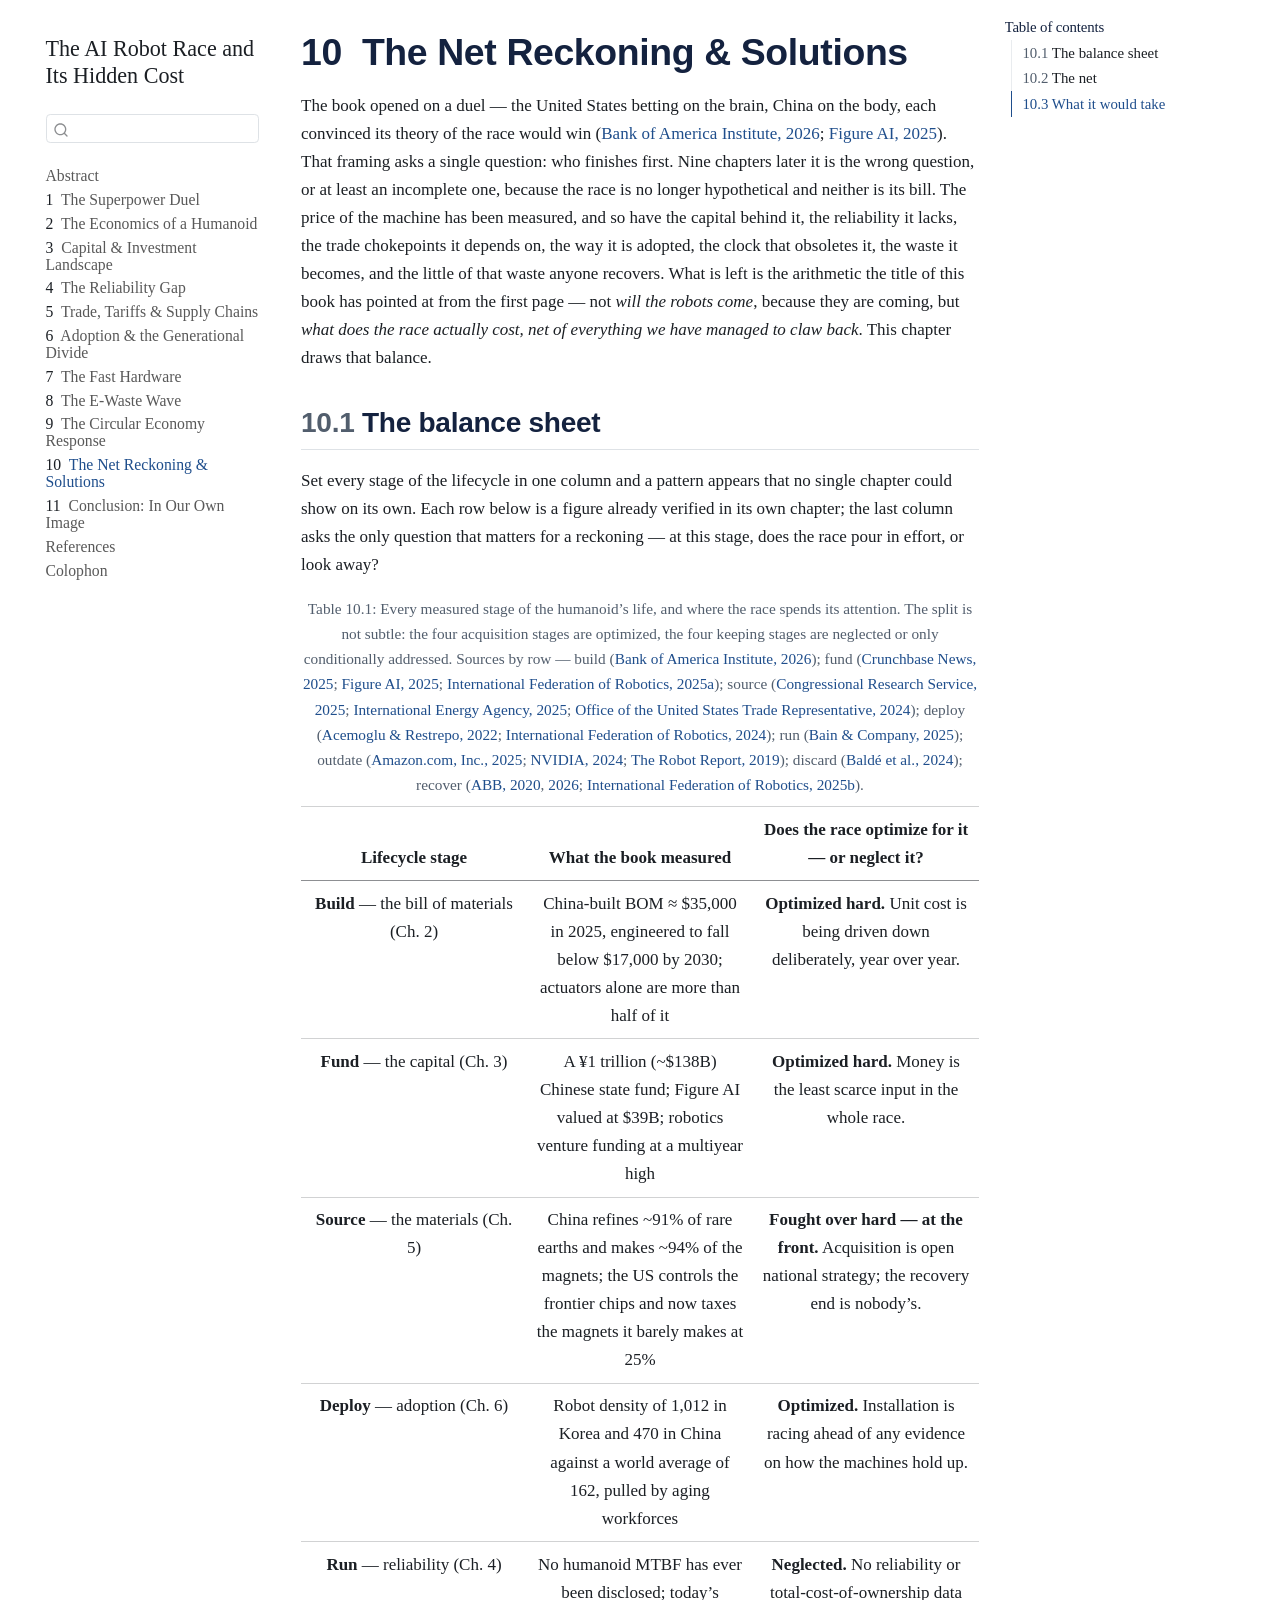
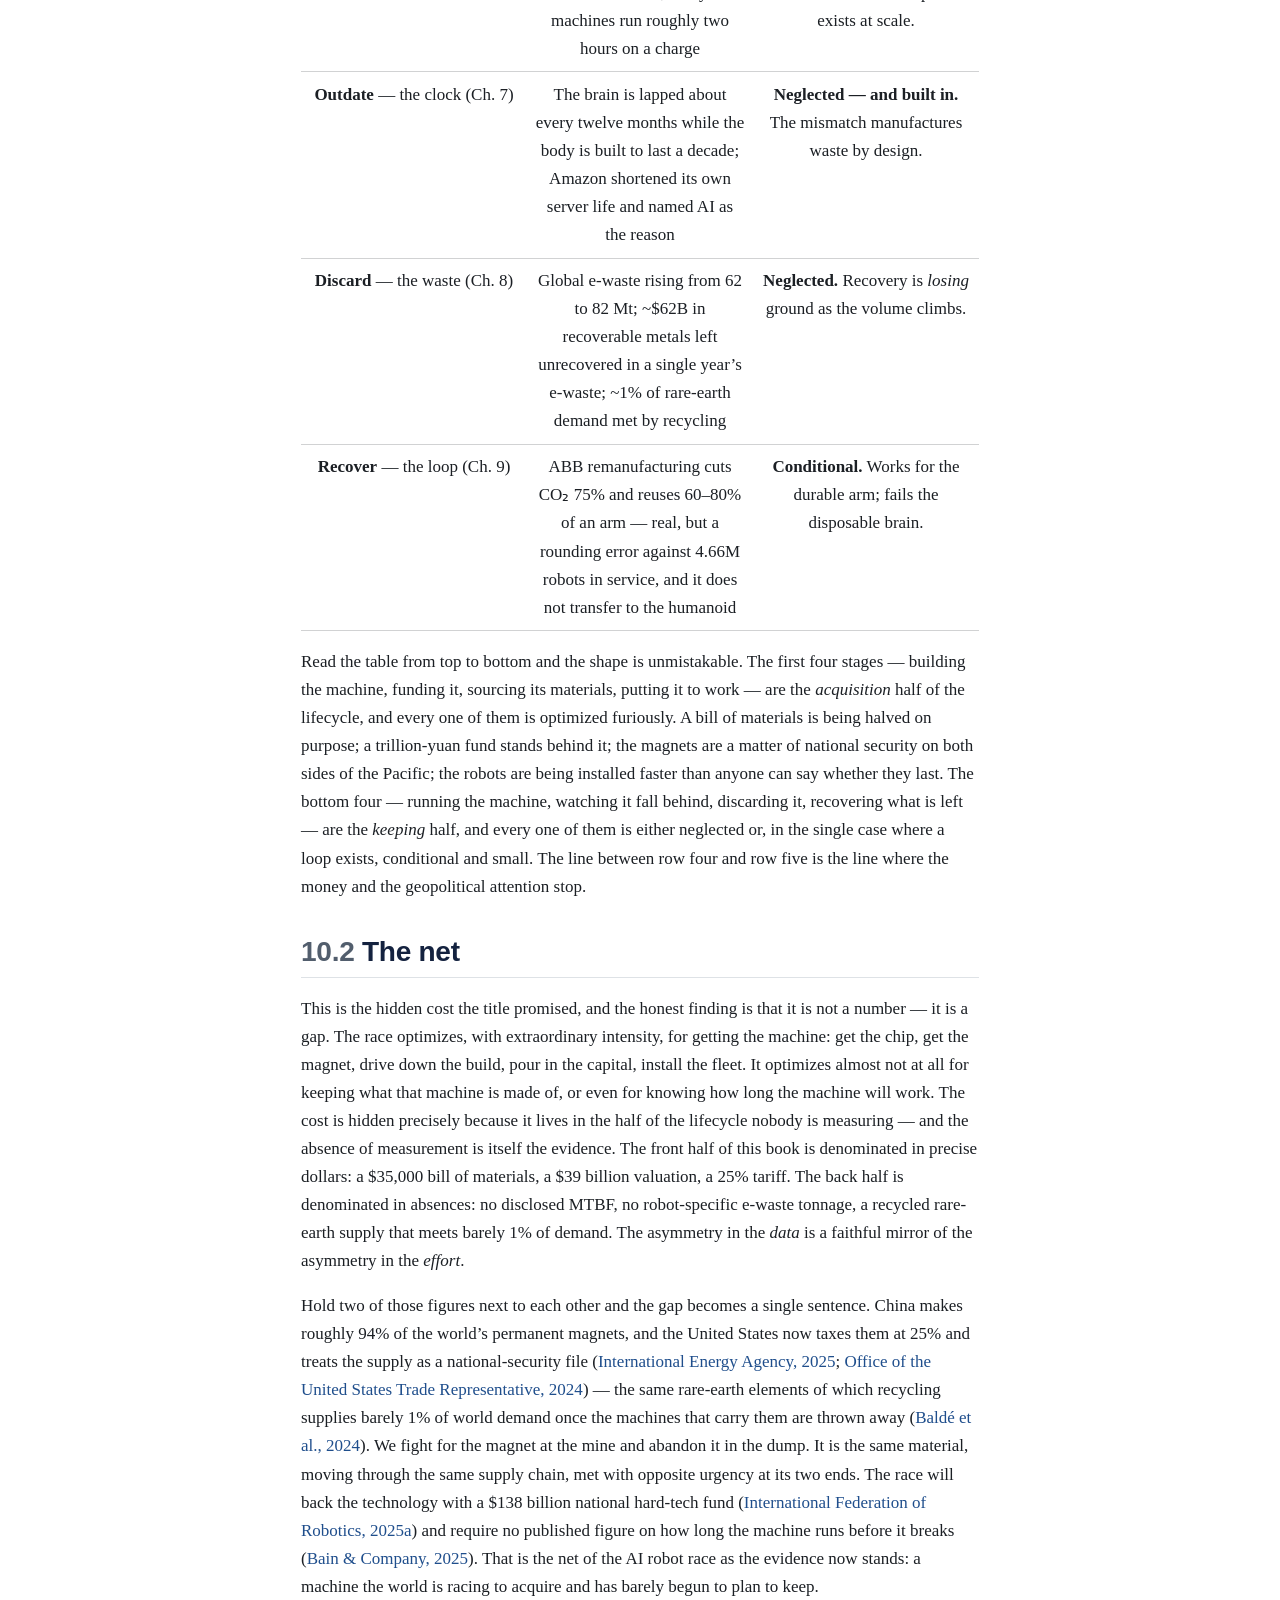
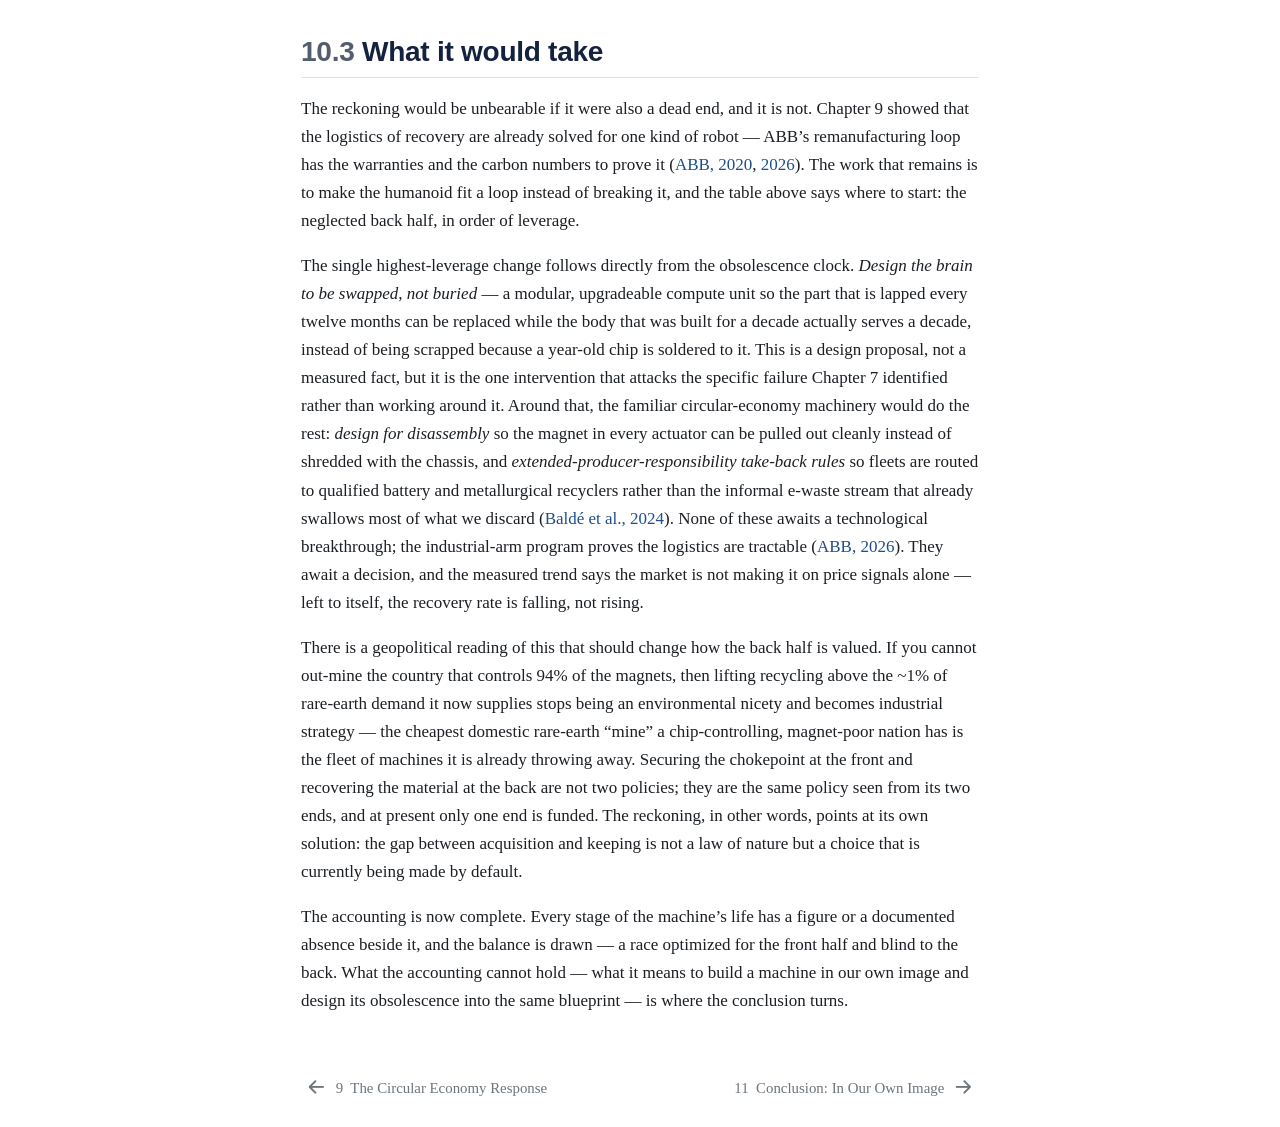
<file: 10-net-reckoning.html>
<!DOCTYPE html>
<html xmlns="http://www.w3.org/1999/xhtml" lang="en" xml:lang="en"><head>

<meta charset="utf-8">
<meta name="generator" content="quarto-1.9.38">

<meta name="viewport" content="width=device-width, initial-scale=1.0, user-scalable=yes">


<title>10&nbsp; The Net Reckoning &amp; Solutions – The AI Robot Race and Its Hidden Cost</title>
<style>
/* Default styles provided by pandoc.
** See https://pandoc.org/MANUAL.html#variables-for-html for config info.
*/
code{white-space: pre-wrap;}
span.smallcaps{font-variant: small-caps;}
div.columns{display: flex; gap: min(4vw, 1.5em);}
div.column{flex: auto; overflow-x: auto;}
div.hanging-indent{margin-left: 1.5em; text-indent: -1.5em;}
ul.task-list{list-style: none;}
ul.task-list li input[type="checkbox"] {
  width: 0.8em;
  margin: 0 0.8em 0.2em -1em; /* quarto-specific, see https://github.com/quarto-dev/quarto-cli/issues/4556 */ 
  vertical-align: middle;
}
/* CSS for citations */
div.csl-bib-body { }
div.csl-entry {
  clear: both;
  margin-bottom: 0em;
}
.hanging-indent div.csl-entry {
  margin-left:2em;
  text-indent:-2em;
}
div.csl-left-margin {
  min-width:2em;
  float:left;
}
div.csl-right-inline {
  margin-left:2em;
  padding-left:1em;
}
div.csl-indent {
  margin-left: 2em;
}</style>


<script src="site_libs/quarto-nav/quarto-nav.js"></script>
<script src="site_libs/quarto-nav/headroom.min.js"></script>
<script src="site_libs/clipboard/clipboard.min.js"></script>
<script src="site_libs/quarto-search/autocomplete.umd.js"></script>
<script src="site_libs/quarto-search/fuse.min.js"></script>
<script src="site_libs/quarto-search/quarto-search.js"></script>
<meta name="quarto:offset" content="./">
<link href="./conclusion.html" rel="next">
<link href="./09-circular-economy.html" rel="prev">
<script src="site_libs/quarto-html/quarto.js" type="module"></script>
<script src="site_libs/quarto-html/tabsets/tabsets.js" type="module"></script>
<script src="site_libs/quarto-html/popper.min.js"></script>
<script src="site_libs/quarto-html/tippy.umd.min.js"></script>
<script src="site_libs/quarto-html/anchor.min.js"></script>
<link href="site_libs/quarto-html/tippy.css" rel="stylesheet">
<link href="site_libs/quarto-html/quarto-syntax-highlighting-15634bcf2e68342d4ad2dfa704d543f6.css" rel="stylesheet" id="quarto-text-highlighting-styles">
<script src="site_libs/bootstrap/bootstrap.min.js"></script>
<link href="site_libs/bootstrap/bootstrap-icons.css" rel="stylesheet">
<link href="site_libs/bootstrap/bootstrap-e6e61614d7470ab1be2a7b0a5b13885c.min.css" rel="stylesheet" append-hash="true" id="quarto-bootstrap" data-mode="light">
<script id="quarto-search-options" type="application/json">{
  "location": "sidebar",
  "copy-button": false,
  "collapse-after": 3,
  "panel-placement": "start",
  "type": "textbox",
  "limit": 50,
  "keyboard-shortcut": [
    "f",
    "/",
    "s"
  ],
  "show-item-context": false,
  "language": {
    "search-no-results-text": "No results",
    "search-matching-documents-text": "matching documents",
    "search-copy-link-title": "Copy link to search",
    "search-hide-matches-text": "Hide additional matches",
    "search-more-match-text": "more match in this document",
    "search-more-matches-text": "more matches in this document",
    "search-clear-button-title": "Clear",
    "search-text-placeholder": "",
    "search-detached-cancel-button-title": "Cancel",
    "search-submit-button-title": "Submit",
    "search-label": "Search"
  }
}</script>


</head>

<body class="nav-sidebar floating quarto-light">

<div id="quarto-search-results"></div>
  <header id="quarto-header" class="headroom fixed-top">
  <nav class="quarto-secondary-nav">
    <div class="container-fluid d-flex">
      <button type="button" class="quarto-btn-toggle btn" data-bs-toggle="collapse" role="button" data-bs-target=".quarto-sidebar-collapse-item" aria-controls="quarto-sidebar" aria-expanded="false" aria-label="Toggle sidebar navigation" onclick="if (window.quartoToggleHeadroom) { window.quartoToggleHeadroom(); }">
        <i class="bi bi-layout-text-sidebar-reverse"></i>
      </button>
        <nav class="quarto-page-breadcrumbs" aria-label="breadcrumb"><ol class="breadcrumb"><li class="breadcrumb-item"><a href="./10-net-reckoning.html"><span class="chapter-number">10</span>&nbsp; <span class="chapter-title">The Net Reckoning &amp; Solutions</span></a></li></ol></nav>
        <a class="flex-grow-1" role="navigation" data-bs-toggle="collapse" data-bs-target=".quarto-sidebar-collapse-item" aria-controls="quarto-sidebar" aria-expanded="false" aria-label="Toggle sidebar navigation" onclick="if (window.quartoToggleHeadroom) { window.quartoToggleHeadroom(); }">      
        </a>
      <button type="button" class="btn quarto-search-button" aria-label="Search" onclick="window.quartoOpenSearch();">
        <i class="bi bi-search"></i>
      </button>
    </div>
  </nav>
</header>
<!-- content -->
<div id="quarto-content" class="quarto-container page-columns page-rows-contents page-layout-article">
<!-- sidebar -->
  <nav id="quarto-sidebar" class="sidebar collapse collapse-horizontal quarto-sidebar-collapse-item sidebar-navigation floating overflow-auto">
    <div class="pt-lg-2 mt-2 text-left sidebar-header">
    <div class="sidebar-title mb-0 py-0">
      <a href="./">The AI Robot Race and Its Hidden Cost</a> 
    </div>
      </div>
        <div class="mt-2 flex-shrink-0 align-items-center">
        <div class="sidebar-search">
        <div id="quarto-search" class="" title="Search"></div>
        </div>
        </div>
    <div class="sidebar-menu-container"> 
    <ul class="list-unstyled mt-1">
        <li class="sidebar-item">
  <div class="sidebar-item-container"> 
  <a href="./index.html" class="sidebar-item-text sidebar-link">
 <span class="menu-text">Abstract</span></a>
  </div>
</li>
        <li class="sidebar-item">
  <div class="sidebar-item-container"> 
  <a href="./01-superpower-duel.html" class="sidebar-item-text sidebar-link">
 <span class="menu-text"><span class="chapter-number">1</span>&nbsp; <span class="chapter-title">The Superpower Duel</span></span></a>
  </div>
</li>
        <li class="sidebar-item">
  <div class="sidebar-item-container"> 
  <a href="./02-economics-of-a-humanoid.html" class="sidebar-item-text sidebar-link">
 <span class="menu-text"><span class="chapter-number">2</span>&nbsp; <span class="chapter-title">The Economics of a Humanoid</span></span></a>
  </div>
</li>
        <li class="sidebar-item">
  <div class="sidebar-item-container"> 
  <a href="./03-capital-investment.html" class="sidebar-item-text sidebar-link">
 <span class="menu-text"><span class="chapter-number">3</span>&nbsp; <span class="chapter-title">Capital &amp; Investment Landscape</span></span></a>
  </div>
</li>
        <li class="sidebar-item">
  <div class="sidebar-item-container"> 
  <a href="./04-reliability-gap.html" class="sidebar-item-text sidebar-link">
 <span class="menu-text"><span class="chapter-number">4</span>&nbsp; <span class="chapter-title">The Reliability Gap</span></span></a>
  </div>
</li>
        <li class="sidebar-item">
  <div class="sidebar-item-container"> 
  <a href="./05-trade-tariffs.html" class="sidebar-item-text sidebar-link">
 <span class="menu-text"><span class="chapter-number">5</span>&nbsp; <span class="chapter-title">Trade, Tariffs &amp; Supply Chains</span></span></a>
  </div>
</li>
        <li class="sidebar-item">
  <div class="sidebar-item-container"> 
  <a href="./06-adoption-generational.html" class="sidebar-item-text sidebar-link">
 <span class="menu-text"><span class="chapter-number">6</span>&nbsp; <span class="chapter-title">Adoption &amp; the Generational Divide</span></span></a>
  </div>
</li>
        <li class="sidebar-item">
  <div class="sidebar-item-container"> 
  <a href="./07-fast-hardware.html" class="sidebar-item-text sidebar-link">
 <span class="menu-text"><span class="chapter-number">7</span>&nbsp; <span class="chapter-title">The Fast Hardware</span></span></a>
  </div>
</li>
        <li class="sidebar-item">
  <div class="sidebar-item-container"> 
  <a href="./08-ewaste-wave.html" class="sidebar-item-text sidebar-link">
 <span class="menu-text"><span class="chapter-number">8</span>&nbsp; <span class="chapter-title">The E-Waste Wave</span></span></a>
  </div>
</li>
        <li class="sidebar-item">
  <div class="sidebar-item-container"> 
  <a href="./09-circular-economy.html" class="sidebar-item-text sidebar-link">
 <span class="menu-text"><span class="chapter-number">9</span>&nbsp; <span class="chapter-title">The Circular Economy Response</span></span></a>
  </div>
</li>
        <li class="sidebar-item">
  <div class="sidebar-item-container"> 
  <a href="./10-net-reckoning.html" class="sidebar-item-text sidebar-link active">
 <span class="menu-text"><span class="chapter-number">10</span>&nbsp; <span class="chapter-title">The Net Reckoning &amp; Solutions</span></span></a>
  </div>
</li>
        <li class="sidebar-item">
  <div class="sidebar-item-container"> 
  <a href="./conclusion.html" class="sidebar-item-text sidebar-link">
 <span class="menu-text"><span class="chapter-number">11</span>&nbsp; <span class="chapter-title">Conclusion: In Our Own Image</span></span></a>
  </div>
</li>
        <li class="sidebar-item">
  <div class="sidebar-item-container"> 
  <a href="./references.html" class="sidebar-item-text sidebar-link">
 <span class="menu-text">References</span></a>
  </div>
</li>
        <li class="sidebar-item">
  <div class="sidebar-item-container"> 
  <a href="./colophon.html" class="sidebar-item-text sidebar-link">
 <span class="menu-text">Colophon</span></a>
  </div>
</li>
    </ul>
    </div>
</nav>
<div id="quarto-sidebar-glass" class="quarto-sidebar-collapse-item" data-bs-toggle="collapse" data-bs-target=".quarto-sidebar-collapse-item"></div>
<!-- margin-sidebar -->
    <div id="quarto-margin-sidebar" class="sidebar margin-sidebar">
        <nav id="TOC" role="doc-toc" class="toc-active">
    <h2 id="toc-title">Table of contents</h2>
   
  <ul>
  <li><a href="#the-balance-sheet" id="toc-the-balance-sheet" class="nav-link active" data-scroll-target="#the-balance-sheet"><span class="header-section-number">10.1</span> The balance sheet</a></li>
  <li><a href="#the-net" id="toc-the-net" class="nav-link" data-scroll-target="#the-net"><span class="header-section-number">10.2</span> The net</a></li>
  <li><a href="#what-it-would-take" id="toc-what-it-would-take" class="nav-link" data-scroll-target="#what-it-would-take"><span class="header-section-number">10.3</span> What it would take</a></li>
  </ul>
</nav>
    </div>
<!-- main -->
<main class="content" id="quarto-document-content">

<header id="title-block-header" class="quarto-title-block default">
<div class="quarto-title">
<h1 class="title"><span class="chapter-number">10</span>&nbsp; <span class="chapter-title">The Net Reckoning &amp; Solutions</span></h1>
</div>



<div class="quarto-title-meta">

    
  
    
  </div>
  


</header>


<p>The book opened on a duel — the United States betting on the brain, China on the body, each convinced its theory of the race would win <span class="citation" data-cites="figure2025seriesc bofa2026physicalai">(<a href="references.html#ref-bofa2026physicalai" role="doc-biblioref">Bank of America Institute, 2026</a>; <a href="references.html#ref-figure2025seriesc" role="doc-biblioref">Figure AI, 2025</a>)</span>. That framing asks a single question: who finishes first. Nine chapters later it is the wrong question, or at least an incomplete one, because the race is no longer hypothetical and neither is its bill. The price of the machine has been measured, and so have the capital behind it, the reliability it lacks, the trade chokepoints it depends on, the way it is adopted, the clock that obsoletes it, the waste it becomes, and the little of that waste anyone recovers. What is left is the arithmetic the title of this book has pointed at from the first page — not <em>will the robots come</em>, because they are coming, but <em>what does the race actually cost, net of everything we have managed to claw back</em>. This chapter draws that balance.</p>
<section id="the-balance-sheet" class="level2" data-number="10.1">
<h2 data-number="10.1" class="anchored" data-anchor-id="the-balance-sheet"><span class="header-section-number">10.1</span> The balance sheet</h2>
<p>Set every stage of the lifecycle in one column and a pattern appears that no single chapter could show on its own. Each row below is a figure already verified in its own chapter; the last column asks the only question that matters for a reckoning — at this stage, does the race pour in effort, or look away?</p>
<div id="tbl-balance" class="quarto-float quarto-figure quarto-figure-center anchored">
<figure class="quarto-float quarto-float-tbl figure">
<figcaption class="quarto-float-caption-top quarto-float-caption quarto-float-tbl" id="tbl-balance-caption-0ceaefa1-69ba-4598-a22c-09a6ac19f8ca">
Table&nbsp;10.1: Every measured stage of the humanoid’s life, and where the race spends its attention. The split is not subtle: the four acquisition stages are optimized, the four keeping stages are neglected or only conditionally addressed. Sources by row — build <span class="citation" data-cites="bofa2026physicalai">(<a href="references.html#ref-bofa2026physicalai" role="doc-biblioref">Bank of America Institute, 2026</a>)</span>; fund <span class="citation" data-cites="ifr2025chinafund figure2025seriesc crunchbase2025roboticsvc">(<a href="references.html#ref-crunchbase2025roboticsvc" role="doc-biblioref">Crunchbase News, 2025</a>; <a href="references.html#ref-figure2025seriesc" role="doc-biblioref">Figure AI, 2025</a>; <a href="references.html#ref-ifr2025chinafund" role="doc-biblioref">International Federation of Robotics, 2025a</a>)</span>; source <span class="citation" data-cites="iea2025criticalminerals crs2025semiconductors ustr2024section301">(<a href="references.html#ref-crs2025semiconductors" role="doc-biblioref">Congressional Research Service, 2025</a>; <a href="references.html#ref-iea2025criticalminerals" role="doc-biblioref">International Energy Agency, 2025</a>; <a href="references.html#ref-ustr2024section301" role="doc-biblioref">Office of the United States Trade Representative, 2024</a>)</span>; deploy <span class="citation" data-cites="ifr2024density acemoglu2022demographics">(<a href="references.html#ref-acemoglu2022demographics" role="doc-biblioref">Acemoglu &amp; Restrepo, 2022</a>; <a href="references.html#ref-ifr2024density" role="doc-biblioref">International Federation of Robotics, 2024</a>)</span>; run <span class="citation" data-cites="bain2025humanoid">(<a href="references.html#ref-bain2025humanoid" role="doc-biblioref">Bain &amp; Company, 2025</a>)</span>; outdate <span class="citation" data-cites="nvidia2024computex therobotreport_reliability amazon2025form10q">(<a href="references.html#ref-amazon2025form10q" role="doc-biblioref">Amazon.com, Inc., 2025</a>; <a href="references.html#ref-nvidia2024computex" role="doc-biblioref">NVIDIA, 2024</a>; <a href="references.html#ref-therobotreport_reliability" role="doc-biblioref">The Robot Report, 2019</a>)</span>; discard <span class="citation" data-cites="gem2024">(<a href="references.html#ref-gem2024" role="doc-biblioref">Baldé et al., 2024</a>)</span>; recover <span class="citation" data-cites="abbreman_service abbreman_news ifr2025worldrobotics">(<a href="references.html#ref-abbreman_news" role="doc-biblioref">ABB, 2020</a>, <a href="references.html#ref-abbreman_service" role="doc-biblioref">2026</a>; <a href="references.html#ref-ifr2025worldrobotics" role="doc-biblioref">International Federation of Robotics, 2025b</a>)</span>.
</figcaption>
<div aria-describedby="tbl-balance-caption-0ceaefa1-69ba-4598-a22c-09a6ac19f8ca">
<table class="caption-top table">
<colgroup>
<col style="width: 33%">
<col style="width: 33%">
<col style="width: 33%">
</colgroup>
<thead>
<tr class="header">
<th>Lifecycle stage</th>
<th>What the book measured</th>
<th>Does the race optimize for it — or neglect it?</th>
</tr>
</thead>
<tbody>
<tr class="odd">
<td><strong>Build</strong> — the bill of materials (Ch. 2)</td>
<td>China-built BOM ≈ $35,000 in 2025, engineered to fall below $17,000 by 2030; actuators alone are more than half of it</td>
<td><strong>Optimized hard.</strong> Unit cost is being driven down deliberately, year over year.</td>
</tr>
<tr class="even">
<td><strong>Fund</strong> — the capital (Ch. 3)</td>
<td>A ¥1 trillion (~$138B) Chinese state fund; Figure AI valued at $39B; robotics venture funding at a multiyear high</td>
<td><strong>Optimized hard.</strong> Money is the least scarce input in the whole race.</td>
</tr>
<tr class="odd">
<td><strong>Source</strong> — the materials (Ch. 5)</td>
<td>China refines ~91% of rare earths and makes ~94% of the magnets; the US controls the frontier chips and now taxes the magnets it barely makes at 25%</td>
<td><strong>Fought over hard — at the front.</strong> Acquisition is open national strategy; the recovery end is nobody’s.</td>
</tr>
<tr class="even">
<td><strong>Deploy</strong> — adoption (Ch. 6)</td>
<td>Robot density of 1,012 in Korea and 470 in China against a world average of 162, pulled by aging workforces</td>
<td><strong>Optimized.</strong> Installation is racing ahead of any evidence on how the machines hold up.</td>
</tr>
<tr class="odd">
<td><strong>Run</strong> — reliability (Ch. 4)</td>
<td>No humanoid MTBF has ever been disclosed; today’s machines run roughly two hours on a charge</td>
<td><strong>Neglected.</strong> No reliability or total-cost-of-ownership data exists at scale.</td>
</tr>
<tr class="even">
<td><strong>Outdate</strong> — the clock (Ch. 7)</td>
<td>The brain is lapped about every twelve months while the body is built to last a decade; Amazon shortened its own server life and named AI as the reason</td>
<td><strong>Neglected — and built in.</strong> The mismatch manufactures waste by design.</td>
</tr>
<tr class="odd">
<td><strong>Discard</strong> — the waste (Ch. 8)</td>
<td>Global e-waste rising from 62 to 82 Mt; ~$62B in recoverable metals left unrecovered in a single year’s e-waste; ~1% of rare-earth demand met by recycling</td>
<td><strong>Neglected.</strong> Recovery is <em>losing</em> ground as the volume climbs.</td>
</tr>
<tr class="even">
<td><strong>Recover</strong> — the loop (Ch. 9)</td>
<td>ABB remanufacturing cuts CO₂ 75% and reuses 60–80% of an arm — real, but a rounding error against 4.66M robots in service, and it does not transfer to the humanoid</td>
<td><strong>Conditional.</strong> Works for the durable arm; fails the disposable brain.</td>
</tr>
</tbody>
</table>
</div>
</figure>
</div>
<p>Read the table from top to bottom and the shape is unmistakable. The first four stages — building the machine, funding it, sourcing its materials, putting it to work — are the <em>acquisition</em> half of the lifecycle, and every one of them is optimized furiously. A bill of materials is being halved on purpose; a trillion-yuan fund stands behind it; the magnets are a matter of national security on both sides of the Pacific; the robots are being installed faster than anyone can say whether they last. The bottom four — running the machine, watching it fall behind, discarding it, recovering what is left — are the <em>keeping</em> half, and every one of them is either neglected or, in the single case where a loop exists, conditional and small. The line between row four and row five is the line where the money and the geopolitical attention stop.</p>
</section>
<section id="the-net" class="level2" data-number="10.2">
<h2 data-number="10.2" class="anchored" data-anchor-id="the-net"><span class="header-section-number">10.2</span> The net</h2>
<p>This is the hidden cost the title promised, and the honest finding is that it is not a number — it is a gap. The race optimizes, with extraordinary intensity, for getting the machine: get the chip, get the magnet, drive down the build, pour in the capital, install the fleet. It optimizes almost not at all for keeping what that machine is made of, or even for knowing how long the machine will work. The cost is hidden precisely because it lives in the half of the lifecycle nobody is measuring — and the absence of measurement is itself the evidence. The front half of this book is denominated in precise dollars: a $35,000 bill of materials, a $39 billion valuation, a 25% tariff. The back half is denominated in absences: no disclosed MTBF, no robot-specific e-waste tonnage, a recycled rare-earth supply that meets barely 1% of demand. The asymmetry in the <em>data</em> is a faithful mirror of the asymmetry in the <em>effort</em>.</p>
<p>Hold two of those figures next to each other and the gap becomes a single sentence. China makes roughly 94% of the world’s permanent magnets, and the United States now taxes them at 25% and treats the supply as a national-security file <span class="citation" data-cites="iea2025criticalminerals ustr2024section301">(<a href="references.html#ref-iea2025criticalminerals" role="doc-biblioref">International Energy Agency, 2025</a>; <a href="references.html#ref-ustr2024section301" role="doc-biblioref">Office of the United States Trade Representative, 2024</a>)</span> — the same rare-earth elements of which recycling supplies barely 1% of world demand once the machines that carry them are thrown away <span class="citation" data-cites="gem2024">(<a href="references.html#ref-gem2024" role="doc-biblioref">Baldé et al., 2024</a>)</span>. We fight for the magnet at the mine and abandon it in the dump. It is the same material, moving through the same supply chain, met with opposite urgency at its two ends. The race will back the technology with a $138 billion national hard-tech fund <span class="citation" data-cites="ifr2025chinafund">(<a href="references.html#ref-ifr2025chinafund" role="doc-biblioref">International Federation of Robotics, 2025a</a>)</span> and require no published figure on how long the machine runs before it breaks <span class="citation" data-cites="bain2025humanoid">(<a href="references.html#ref-bain2025humanoid" role="doc-biblioref">Bain &amp; Company, 2025</a>)</span>. That is the net of the AI robot race as the evidence now stands: a machine the world is racing to acquire and has barely begun to plan to keep.</p>
</section>
<section id="what-it-would-take" class="level2" data-number="10.3">
<h2 data-number="10.3" class="anchored" data-anchor-id="what-it-would-take"><span class="header-section-number">10.3</span> What it would take</h2>
<p>The reckoning would be unbearable if it were also a dead end, and it is not. Chapter 9 showed that the logistics of recovery are already solved for one kind of robot — ABB’s remanufacturing loop has the warranties and the carbon numbers to prove it <span class="citation" data-cites="abbreman_news abbreman_service">(<a href="references.html#ref-abbreman_news" role="doc-biblioref">ABB, 2020</a>, <a href="references.html#ref-abbreman_service" role="doc-biblioref">2026</a>)</span>. The work that remains is to make the humanoid fit a loop instead of breaking it, and the table above says where to start: the neglected back half, in order of leverage.</p>
<p>The single highest-leverage change follows directly from the obsolescence clock. <em>Design the brain to be swapped, not buried</em> — a modular, upgradeable compute unit so the part that is lapped every twelve months can be replaced while the body that was built for a decade actually serves a decade, instead of being scrapped because a year-old chip is soldered to it. This is a design proposal, not a measured fact, but it is the one intervention that attacks the specific failure Chapter 7 identified rather than working around it. Around that, the familiar circular-economy machinery would do the rest: <em>design for disassembly</em> so the magnet in every actuator can be pulled out cleanly instead of shredded with the chassis, and <em>extended-producer-responsibility take-back rules</em> so fleets are routed to qualified battery and metallurgical recyclers rather than the informal e-waste stream that already swallows most of what we discard <span class="citation" data-cites="gem2024">(<a href="references.html#ref-gem2024" role="doc-biblioref">Baldé et al., 2024</a>)</span>. None of these awaits a technological breakthrough; the industrial-arm program proves the logistics are tractable <span class="citation" data-cites="abbreman_service">(<a href="references.html#ref-abbreman_service" role="doc-biblioref">ABB, 2026</a>)</span>. They await a decision, and the measured trend says the market is not making it on price signals alone — left to itself, the recovery rate is falling, not rising.</p>
<p>There is a geopolitical reading of this that should change how the back half is valued. If you cannot out-mine the country that controls 94% of the magnets, then lifting recycling above the ~1% of rare-earth demand it now supplies stops being an environmental nicety and becomes industrial strategy — the cheapest domestic rare-earth “mine” a chip-controlling, magnet-poor nation has is the fleet of machines it is already throwing away. Securing the chokepoint at the front and recovering the material at the back are not two policies; they are the same policy seen from its two ends, and at present only one end is funded. The reckoning, in other words, points at its own solution: the gap between acquisition and keeping is not a law of nature but a choice that is currently being made by default.</p>
<p>The accounting is now complete. Every stage of the machine’s life has a figure or a documented absence beside it, and the balance is drawn — a race optimized for the front half and blind to the back. What the accounting cannot hold — what it means to build a machine in our own image and design its obsolescence into the same blueprint — is where the conclusion turns.</p>


<div id="refs" class="references csl-bib-body hanging-indent" data-entry-spacing="0" data-line-spacing="2" role="list" style="display: none">
<div id="ref-abbreman_news" class="csl-entry" role="listitem">
ABB. (2020, July). <em>ABB makes manufacturing more sustainable by recycling and remanufacturing thousands of old robots</em>. <a href="https://new.abb.com/news/detail/64305/remanufacturing-old-robots">https://new.abb.com/news/detail/64305/remanufacturing-old-robots</a>
</div>
<div id="ref-abbreman_service" class="csl-entry" role="listitem">
ABB. (2026). <em>Remanufacturing and workshop repair — remanufactured robots</em>. <a href="https://new.abb.com/products/robotics/service/remanufacturing-and-workshop-repair">https://new.abb.com/products/robotics/service/remanufacturing-and-workshop-repair</a>
</div>
<div id="ref-acemoglu2022demographics" class="csl-entry" role="listitem">
Acemoglu, D., &amp; Restrepo, P. (2022). Demographics and automation. <em>The Review of Economic Studies</em>, <em>89</em>(1), 1–44.
</div>
<div id="ref-amazon2025form10q" class="csl-entry" role="listitem">
Amazon.com, Inc. (2025). <em>Form 10-q for the quarterly period ended march 31, 2025</em>. U.S. Securities; Exchange Commission. <a href="https://www.sec.gov/Archives/edgar/data/1018724/000101872425000036/amzn-20250331.htm">https://www.sec.gov/Archives/edgar/data/1018724/000101872425000036/amzn-20250331.htm</a>
</div>
<div id="ref-bain2025humanoid" class="csl-entry" role="listitem">
Bain &amp; Company. (2025). <em>Humanoid robots: From demos to deployment — technology report 2025</em>. <a href="https://www.bain.com/insights/humanoid-robots-from-demos-to-deployment-technology-report-2025/">https://www.bain.com/insights/humanoid-robots-from-demos-to-deployment-technology-report-2025/</a>
</div>
<div id="ref-gem2024" class="csl-entry" role="listitem">
Baldé, C. P., Kuehr, R., Yamamoto, T., McDonald, R., D’Angelo, E., Althaf, S., Bel, G., Deubzer, O., Fernandez-Cubillo, E., Forti, V., Gray, V., Herat, S., Honda, S., Iattoni, G., Khetriwal, D. S., Luda di Cortemiglia, V., Lobuntsova, Y., Nnorom, I., Pralat, N., &amp; Wagner, M. (2024). <em>The global e-waste monitor 2024</em>. International Telecommunication Union (ITU); United Nations Institute for Training; Research (UNITAR). <a href="https://www.itu.int/en/ITU-D/Environment/Pages/Publications/The-Global-E-waste-Monitor-2024.aspx">https://www.itu.int/en/ITU-D/Environment/Pages/Publications/The-Global-E-waste-Monitor-2024.aspx</a>
</div>
<div id="ref-bofa2026physicalai" class="csl-entry" role="listitem">
Bank of America Institute. (2026, March). <em>Transformation — physical AI, part 2: Humanoid robots</em>. <a href="https://institute.bankofamerica.com/content/dam/transformation/physical-ai-part-2.pdf">https://institute.bankofamerica.com/content/dam/transformation/physical-ai-part-2.pdf</a>
</div>
<div id="ref-crs2025semiconductors" class="csl-entry" role="listitem">
Congressional Research Service. (2025). <em>U.s. Export controls and china: Advanced semiconductors</em>. <a href="https://www.congress.gov/crs-product/R48642">https://www.congress.gov/crs-product/R48642</a>
</div>
<div id="ref-crunchbase2025roboticsvc" class="csl-entry" role="listitem">
Crunchbase News. (2025, September). <em>Robotics and AI startup funding surges as figure raise pushes sector to multiyear high</em>. <a href="https://news.crunchbase.com/robotics/ai-funding-high-figure-raise-data/">https://news.crunchbase.com/robotics/ai-funding-high-figure-raise-data/</a>
</div>
<div id="ref-figure2025seriesc" class="csl-entry" role="listitem">
Figure AI. (2025, September). <em>Figure exceeds $1B in series c funding at $39B post-money valuation</em>. <a href="https://www.figure.ai/news/series-c">https://www.figure.ai/news/series-c</a>
</div>
<div id="ref-iea2025criticalminerals" class="csl-entry" role="listitem">
International Energy Agency. (2025). <em>With new export controls on critical minerals, supply concentration risks become reality</em>. <a href="https://www.iea.org/commentaries/with-new-export-controls-on-critical-minerals-supply-concentration-risks-become-reality">https://www.iea.org/commentaries/with-new-export-controls-on-critical-minerals-supply-concentration-risks-become-reality</a>
</div>
<div id="ref-ifr2024density" class="csl-entry" role="listitem">
International Federation of Robotics. (2024). <em>Global robot density in factories doubled in seven years</em>. <a href="https://ifr.org/ifr-press-releases/news/global-robot-density-in-factories-doubled-in-seven-years">https://ifr.org/ifr-press-releases/news/global-robot-density-in-factories-doubled-in-seven-years</a>
</div>
<div id="ref-ifr2025chinafund" class="csl-entry" role="listitem">
International Federation of Robotics. (2025a, March). <em>China to invest 1 trillion yuan in robotics and high-tech industries</em>. <a href="https://ifr.org/ifr-press-releases/news/china-to-invest-1-trillion-yuan-in-robotics-and-high-tech-industries">https://ifr.org/ifr-press-releases/news/china-to-invest-1-trillion-yuan-in-robotics-and-high-tech-industries</a>
</div>
<div id="ref-ifr2025worldrobotics" class="csl-entry" role="listitem">
International Federation of Robotics. (2025b, September). <em>Global robot demand in factories doubles over 10 years — world robotics 2025</em>. <a href="https://ifr.org/ifr-press-releases/news/global-robot-demand-in-factories-doubles-over-10-years">https://ifr.org/ifr-press-releases/news/global-robot-demand-in-factories-doubles-over-10-years</a>
</div>
<div id="ref-nvidia2024computex" class="csl-entry" role="listitem">
NVIDIA. (2024, June). <em><span>“Accelerate everything,”</span> NVIDIA CEO says ahead of COMPUTEX</em>. <a href="https://blogs.nvidia.com/blog/computex-2024-jensen-huang/">https://blogs.nvidia.com/blog/computex-2024-jensen-huang/</a>
</div>
<div id="ref-ustr2024section301" class="csl-entry" role="listitem">
Office of the United States Trade Representative. (2024, September). <em>Notice of modification: China’s acts, policies, and practices related to technology transfer, intellectual property, and innovation</em>. <a href="https://www.federalregister.gov/documents/2024/09/18/2024-21217/notice-of-modification-chinas-acts-policies-and-practices-related-to-technology-transfer">https://www.federalregister.gov/documents/2024/09/18/2024-21217/notice-of-modification-chinas-acts-policies-and-practices-related-to-technology-transfer</a>
</div>
<div id="ref-therobotreport_reliability" class="csl-entry" role="listitem">
The Robot Report. (2019, June). <em>The fake news about robots and their reliability</em>. <a href="https://www.therobotreport.com/the-fake-news-about-robots-and-their-reliability/">https://www.therobotreport.com/the-fake-news-about-robots-and-their-reliability/</a>
</div>
</div>
</section>

</main> <!-- /main -->
<script id="quarto-html-after-body" type="application/javascript">
  window.document.addEventListener("DOMContentLoaded", function (event) {
    const icon = "";
    const anchorJS = new window.AnchorJS();
    anchorJS.options = {
      placement: 'right',
      icon: icon
    };
    anchorJS.add('.anchored');
    const isCodeAnnotation = (el) => {
      for (const clz of el.classList) {
        if (clz.startsWith('code-annotation-')) {                     
          return true;
        }
      }
      return false;
    }
    const onCopySuccess = function(e) {
      // button target
      const button = e.trigger;
      // don't keep focus
      button.blur();
      // flash "checked"
      button.classList.add('code-copy-button-checked');
      var currentTitle = button.getAttribute("title");
      button.setAttribute("title", "Copied!");
      let tooltip;
      if (window.bootstrap) {
        button.setAttribute("data-bs-toggle", "tooltip");
        button.setAttribute("data-bs-placement", "left");
        button.setAttribute("data-bs-title", "Copied!");
        tooltip = new bootstrap.Tooltip(button, 
          { trigger: "manual", 
            customClass: "code-copy-button-tooltip",
            offset: [0, -8]});
        tooltip.show();    
      }
      setTimeout(function() {
        if (tooltip) {
          tooltip.hide();
          button.removeAttribute("data-bs-title");
          button.removeAttribute("data-bs-toggle");
          button.removeAttribute("data-bs-placement");
        }
        button.setAttribute("title", currentTitle);
        button.classList.remove('code-copy-button-checked');
      }, 1000);
      // clear code selection
      e.clearSelection();
    }
    const getTextToCopy = function(trigger) {
      const outerScaffold = trigger.parentElement.cloneNode(true);
      const codeEl = outerScaffold.querySelector('code');
      for (const childEl of codeEl.children) {
        if (isCodeAnnotation(childEl)) {
          childEl.remove();
        }
      }
      return codeEl.innerText;
    }
    const clipboard = new window.ClipboardJS('.code-copy-button:not([data-in-quarto-modal])', {
      text: getTextToCopy
    });
    clipboard.on('success', onCopySuccess);
    if (window.document.getElementById('quarto-embedded-source-code-modal')) {
      const clipboardModal = new window.ClipboardJS('.code-copy-button[data-in-quarto-modal]', {
        text: getTextToCopy,
        container: window.document.getElementById('quarto-embedded-source-code-modal')
      });
      clipboardModal.on('success', onCopySuccess);
    }
      var localhostRegex = new RegExp(/^(?:http|https):\/\/localhost\:?[0-9]*\//);
      var mailtoRegex = new RegExp(/^mailto:/);
        var filterRegex = new RegExp('/' + window.location.host + '/');
      var isInternal = (href) => {
          return filterRegex.test(href) || localhostRegex.test(href) || mailtoRegex.test(href);
      }
      // Inspect non-navigation links and adorn them if external
     var links = window.document.querySelectorAll('a[href]:not(.nav-link):not(.navbar-brand):not(.toc-action):not(.sidebar-link):not(.sidebar-item-toggle):not(.pagination-link):not(.no-external):not([aria-hidden]):not(.dropdown-item):not(.quarto-navigation-tool):not(.about-link)');
      for (var i=0; i<links.length; i++) {
        const link = links[i];
        if (!isInternal(link.href)) {
          // undo the damage that might have been done by quarto-nav.js in the case of
          // links that we want to consider external
          if (link.dataset.originalHref !== undefined) {
            link.href = link.dataset.originalHref;
          }
        }
      }
    function tippyHover(el, contentFn, onTriggerFn, onUntriggerFn) {
      const config = {
        allowHTML: true,
        maxWidth: 500,
        delay: 100,
        arrow: false,
        appendTo: function(el) {
            return el.parentElement;
        },
        interactive: true,
        interactiveBorder: 10,
        theme: 'quarto',
        placement: 'bottom-start',
      };
      if (contentFn) {
        config.content = contentFn;
      }
      if (onTriggerFn) {
        config.onTrigger = onTriggerFn;
      }
      if (onUntriggerFn) {
        config.onUntrigger = onUntriggerFn;
      }
      window.tippy(el, config); 
    }
    const noterefs = window.document.querySelectorAll('a[role="doc-noteref"]');
    for (var i=0; i<noterefs.length; i++) {
      const ref = noterefs[i];
      tippyHover(ref, function() {
        // use id or data attribute instead here
        let href = ref.getAttribute('data-footnote-href') || ref.getAttribute('href');
        try { href = new URL(href).hash; } catch {}
        const id = href.replace(/^#\/?/, "");
        const note = window.document.getElementById(id);
        if (note) {
          return note.innerHTML;
        } else {
          return "";
        }
      });
    }
    const xrefs = window.document.querySelectorAll('a.quarto-xref');
    const processXRef = (id, note) => {
      // Strip column container classes
      const stripColumnClz = (el) => {
        el.classList.remove("page-full", "page-columns");
        if (el.children) {
          for (const child of el.children) {
            stripColumnClz(child);
          }
        }
      }
      stripColumnClz(note)
      if (id === null || id.startsWith('sec-')) {
        // Special case sections, only their first couple elements
        const container = document.createElement("div");
        if (note.children && note.children.length > 2) {
          container.appendChild(note.children[0].cloneNode(true));
          for (let i = 1; i < note.children.length; i++) {
            const child = note.children[i];
            if (child.tagName === "P" && child.innerText === "") {
              continue;
            } else {
              container.appendChild(child.cloneNode(true));
              break;
            }
          }
          if (window.Quarto?.typesetMath) {
            window.Quarto.typesetMath(container);
          }
          return container.innerHTML
        } else {
          if (window.Quarto?.typesetMath) {
            window.Quarto.typesetMath(note);
          }
          return note.innerHTML;
        }
      } else {
        // Remove any anchor links if they are present
        const anchorLink = note.querySelector('a.anchorjs-link');
        if (anchorLink) {
          anchorLink.remove();
        }
        if (window.Quarto?.typesetMath) {
          window.Quarto.typesetMath(note);
        }
        if (note.classList.contains("callout")) {
          return note.outerHTML;
        } else {
          return note.innerHTML;
        }
      }
    }
    for (var i=0; i<xrefs.length; i++) {
      const xref = xrefs[i];
      tippyHover(xref, undefined, function(instance) {
        instance.disable();
        let url = xref.getAttribute('href');
        let hash = undefined; 
        if (url.startsWith('#')) {
          hash = url;
        } else {
          try { hash = new URL(url).hash; } catch {}
        }
        if (hash) {
          const id = hash.replace(/^#\/?/, "");
          const note = window.document.getElementById(id);
          if (note !== null) {
            try {
              const html = processXRef(id, note.cloneNode(true));
              instance.setContent(html);
            } finally {
              instance.enable();
              instance.show();
            }
          } else {
            // See if we can fetch this
            fetch(url.split('#')[0])
            .then(res => res.text())
            .then(html => {
              const parser = new DOMParser();
              const htmlDoc = parser.parseFromString(html, "text/html");
              const note = htmlDoc.getElementById(id);
              if (note !== null) {
                const html = processXRef(id, note);
                instance.setContent(html);
              } 
            }).finally(() => {
              instance.enable();
              instance.show();
            });
          }
        } else {
          // See if we can fetch a full url (with no hash to target)
          // This is a special case and we should probably do some content thinning / targeting
          fetch(url)
          .then(res => res.text())
          .then(html => {
            const parser = new DOMParser();
            const htmlDoc = parser.parseFromString(html, "text/html");
            const note = htmlDoc.querySelector('main.content');
            if (note !== null) {
              // This should only happen for chapter cross references
              // (since there is no id in the URL)
              // remove the first header
              if (note.children.length > 0 && note.children[0].tagName === "HEADER") {
                note.children[0].remove();
              }
              const html = processXRef(null, note);
              instance.setContent(html);
            } 
          }).finally(() => {
            instance.enable();
            instance.show();
          });
        }
      }, function(instance) {
      });
    }
        let selectedAnnoteEl;
        const selectorForAnnotation = ( cell, annotation) => {
          let cellAttr = 'data-code-cell="' + cell + '"';
          let lineAttr = 'data-code-annotation="' +  annotation + '"';
          const selector = 'span[' + cellAttr + '][' + lineAttr + ']';
          return selector;
        }
        const selectCodeLines = (annoteEl) => {
          const doc = window.document;
          const targetCell = annoteEl.getAttribute("data-target-cell");
          const targetAnnotation = annoteEl.getAttribute("data-target-annotation");
          const annoteSpan = window.document.querySelector(selectorForAnnotation(targetCell, targetAnnotation));
          const lines = annoteSpan.getAttribute("data-code-lines").split(",");
          const lineIds = lines.map((line) => {
            return targetCell + "-" + line;
          })
          let top = null;
          let height = null;
          let parent = null;
          if (lineIds.length > 0) {
              //compute the position of the single el (top and bottom and make a div)
              const el = window.document.getElementById(lineIds[0]);
              top = el.offsetTop;
              height = el.offsetHeight;
              parent = el.parentElement.parentElement;
            if (lineIds.length > 1) {
              const lastEl = window.document.getElementById(lineIds[lineIds.length - 1]);
              const bottom = lastEl.offsetTop + lastEl.offsetHeight;
              height = bottom - top;
            }
            if (top !== null && height !== null && parent !== null) {
              // cook up a div (if necessary) and position it 
              let div = window.document.getElementById("code-annotation-line-highlight");
              if (div === null) {
                div = window.document.createElement("div");
                div.setAttribute("id", "code-annotation-line-highlight");
                div.style.position = 'absolute';
                parent.appendChild(div);
              }
              div.style.top = top - 2 + "px";
              div.style.height = height + 4 + "px";
              div.style.left = 0;
              let gutterDiv = window.document.getElementById("code-annotation-line-highlight-gutter");
              if (gutterDiv === null) {
                gutterDiv = window.document.createElement("div");
                gutterDiv.setAttribute("id", "code-annotation-line-highlight-gutter");
                gutterDiv.style.position = 'absolute';
                const codeCell = window.document.getElementById(targetCell);
                const gutter = codeCell.querySelector('.code-annotation-gutter');
                gutter.appendChild(gutterDiv);
              }
              gutterDiv.style.top = top - 2 + "px";
              gutterDiv.style.height = height + 4 + "px";
            }
            selectedAnnoteEl = annoteEl;
          }
        };
        const unselectCodeLines = () => {
          const elementsIds = ["code-annotation-line-highlight", "code-annotation-line-highlight-gutter"];
          elementsIds.forEach((elId) => {
            const div = window.document.getElementById(elId);
            if (div) {
              div.remove();
            }
          });
          selectedAnnoteEl = undefined;
        };
          // Handle positioning of the toggle
      window.addEventListener(
        "resize",
        throttle(() => {
          elRect = undefined;
          if (selectedAnnoteEl) {
            selectCodeLines(selectedAnnoteEl);
          }
        }, 10)
      );
      function throttle(fn, ms) {
      let throttle = false;
      let timer;
        return (...args) => {
          if(!throttle) { // first call gets through
              fn.apply(this, args);
              throttle = true;
          } else { // all the others get throttled
              if(timer) clearTimeout(timer); // cancel #2
              timer = setTimeout(() => {
                fn.apply(this, args);
                timer = throttle = false;
              }, ms);
          }
        };
      }
        // Attach click handler to the DT
        const annoteDls = window.document.querySelectorAll('dt[data-target-cell]');
        for (const annoteDlNode of annoteDls) {
          annoteDlNode.addEventListener('click', (event) => {
            const clickedEl = event.target;
            if (clickedEl !== selectedAnnoteEl) {
              unselectCodeLines();
              const activeEl = window.document.querySelector('dt[data-target-cell].code-annotation-active');
              if (activeEl) {
                activeEl.classList.remove('code-annotation-active');
              }
              selectCodeLines(clickedEl);
              clickedEl.classList.add('code-annotation-active');
            } else {
              // Unselect the line
              unselectCodeLines();
              clickedEl.classList.remove('code-annotation-active');
            }
          });
        }
    const findCites = (el) => {
      const parentEl = el.parentElement;
      if (parentEl) {
        const cites = parentEl.dataset.cites;
        if (cites) {
          return {
            el,
            cites: cites.split(' ')
          };
        } else {
          return findCites(el.parentElement)
        }
      } else {
        return undefined;
      }
    };
    var bibliorefs = window.document.querySelectorAll('a[role="doc-biblioref"]');
    for (var i=0; i<bibliorefs.length; i++) {
      const ref = bibliorefs[i];
      const citeInfo = findCites(ref);
      if (citeInfo) {
        tippyHover(citeInfo.el, function() {
          var popup = window.document.createElement('div');
          citeInfo.cites.forEach(function(cite) {
            var citeDiv = window.document.createElement('div');
            citeDiv.classList.add('hanging-indent');
            citeDiv.classList.add('csl-entry');
            var biblioDiv = window.document.getElementById('ref-' + cite);
            if (biblioDiv) {
              citeDiv.innerHTML = biblioDiv.innerHTML;
            }
            popup.appendChild(citeDiv);
          });
          return popup.innerHTML;
        });
      }
    }
  });
  </script>
<nav class="page-navigation">
  <div class="nav-page nav-page-previous">
      <a href="./09-circular-economy.html" class="pagination-link" aria-label="The Circular Economy Response">
        <i class="bi bi-arrow-left-short"></i> <span class="nav-page-text"><span class="chapter-number">9</span>&nbsp; <span class="chapter-title">The Circular Economy Response</span></span>
      </a>          
  </div>
  <div class="nav-page nav-page-next">
      <a href="./conclusion.html" class="pagination-link" aria-label="Conclusion: In Our Own Image">
        <span class="nav-page-text"><span class="chapter-number">11</span>&nbsp; <span class="chapter-title">Conclusion: In Our Own Image</span></span> <i class="bi bi-arrow-right-short"></i>
      </a>
  </div>
</nav>
</div> <!-- /content -->




</body></html>
</file>
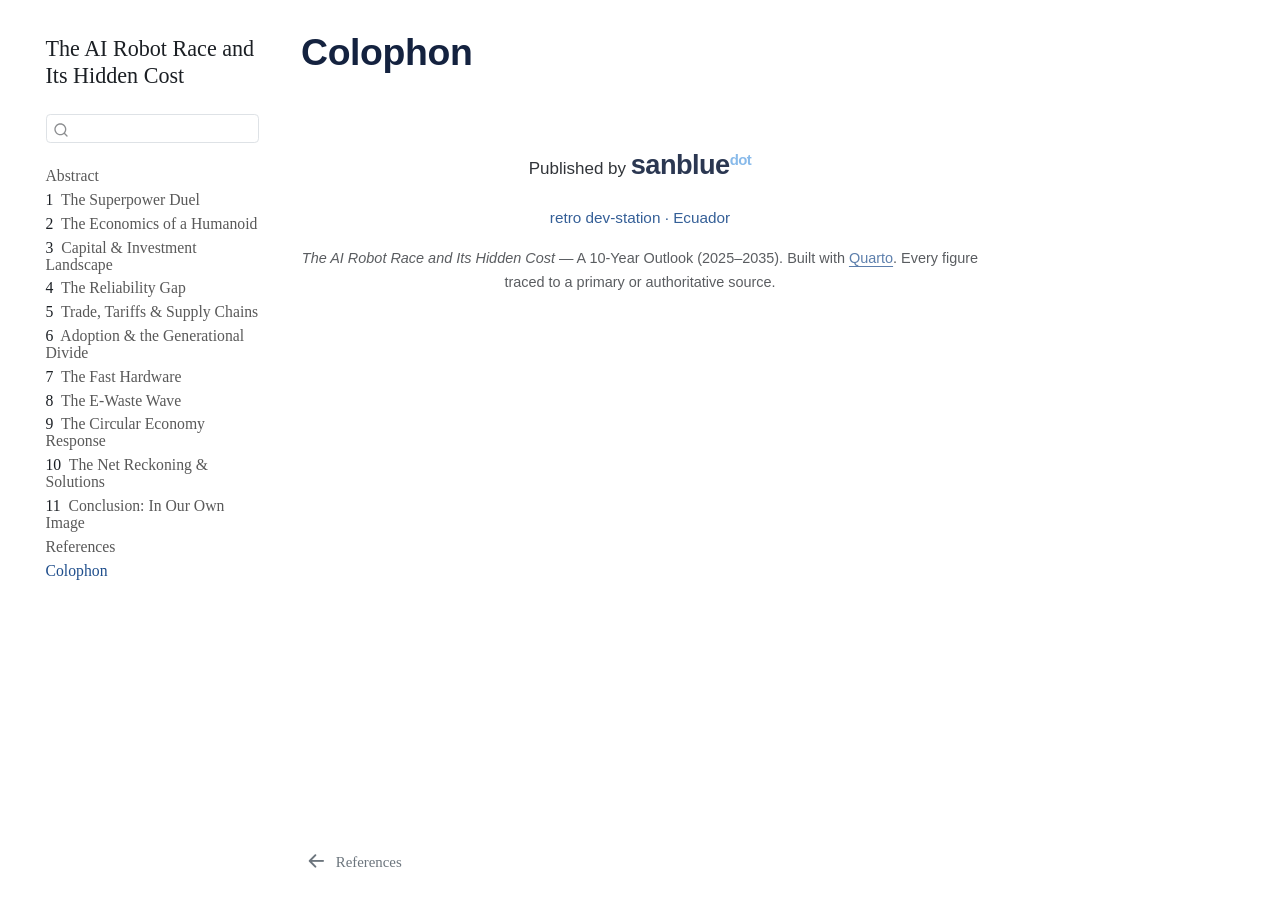
<file: colophon.html>
<!DOCTYPE html>
<html xmlns="http://www.w3.org/1999/xhtml" lang="en" xml:lang="en"><head>

<meta charset="utf-8">
<meta name="generator" content="quarto-1.9.38">

<meta name="viewport" content="width=device-width, initial-scale=1.0, user-scalable=yes">


<title>Colophon – The AI Robot Race and Its Hidden Cost</title>
<style>
/* Default styles provided by pandoc.
** See https://pandoc.org/MANUAL.html#variables-for-html for config info.
*/
code{white-space: pre-wrap;}
span.smallcaps{font-variant: small-caps;}
div.columns{display: flex; gap: min(4vw, 1.5em);}
div.column{flex: auto; overflow-x: auto;}
div.hanging-indent{margin-left: 1.5em; text-indent: -1.5em;}
ul.task-list{list-style: none;}
ul.task-list li input[type="checkbox"] {
  width: 0.8em;
  margin: 0 0.8em 0.2em -1em; /* quarto-specific, see https://github.com/quarto-dev/quarto-cli/issues/4556 */ 
  vertical-align: middle;
}
</style>


<script src="site_libs/quarto-nav/quarto-nav.js"></script>
<script src="site_libs/quarto-nav/headroom.min.js"></script>
<script src="site_libs/clipboard/clipboard.min.js"></script>
<script src="site_libs/quarto-search/autocomplete.umd.js"></script>
<script src="site_libs/quarto-search/fuse.min.js"></script>
<script src="site_libs/quarto-search/quarto-search.js"></script>
<meta name="quarto:offset" content="./">
<link href="./references.html" rel="prev">
<script src="site_libs/quarto-html/quarto.js" type="module"></script>
<script src="site_libs/quarto-html/tabsets/tabsets.js" type="module"></script>
<script src="site_libs/quarto-html/popper.min.js"></script>
<script src="site_libs/quarto-html/tippy.umd.min.js"></script>
<script src="site_libs/quarto-html/anchor.min.js"></script>
<link href="site_libs/quarto-html/tippy.css" rel="stylesheet">
<link href="site_libs/quarto-html/quarto-syntax-highlighting-15634bcf2e68342d4ad2dfa704d543f6.css" rel="stylesheet" id="quarto-text-highlighting-styles">
<script src="site_libs/bootstrap/bootstrap.min.js"></script>
<link href="site_libs/bootstrap/bootstrap-icons.css" rel="stylesheet">
<link href="site_libs/bootstrap/bootstrap-e6e61614d7470ab1be2a7b0a5b13885c.min.css" rel="stylesheet" append-hash="true" id="quarto-bootstrap" data-mode="light">
<script id="quarto-search-options" type="application/json">{
  "location": "sidebar",
  "copy-button": false,
  "collapse-after": 3,
  "panel-placement": "start",
  "type": "textbox",
  "limit": 50,
  "keyboard-shortcut": [
    "f",
    "/",
    "s"
  ],
  "show-item-context": false,
  "language": {
    "search-no-results-text": "No results",
    "search-matching-documents-text": "matching documents",
    "search-copy-link-title": "Copy link to search",
    "search-hide-matches-text": "Hide additional matches",
    "search-more-match-text": "more match in this document",
    "search-more-matches-text": "more matches in this document",
    "search-clear-button-title": "Clear",
    "search-text-placeholder": "",
    "search-detached-cancel-button-title": "Cancel",
    "search-submit-button-title": "Submit",
    "search-label": "Search"
  }
}</script>


</head>

<body class="nav-sidebar floating quarto-light">

<div id="quarto-search-results"></div>
  <header id="quarto-header" class="headroom fixed-top">
  <nav class="quarto-secondary-nav">
    <div class="container-fluid d-flex">
      <button type="button" class="quarto-btn-toggle btn" data-bs-toggle="collapse" role="button" data-bs-target=".quarto-sidebar-collapse-item" aria-controls="quarto-sidebar" aria-expanded="false" aria-label="Toggle sidebar navigation" onclick="if (window.quartoToggleHeadroom) { window.quartoToggleHeadroom(); }">
        <i class="bi bi-layout-text-sidebar-reverse"></i>
      </button>
        <nav class="quarto-page-breadcrumbs" aria-label="breadcrumb"><ol class="breadcrumb"><li class="breadcrumb-item"><a href="./colophon.html">Colophon</a></li></ol></nav>
        <a class="flex-grow-1" role="navigation" data-bs-toggle="collapse" data-bs-target=".quarto-sidebar-collapse-item" aria-controls="quarto-sidebar" aria-expanded="false" aria-label="Toggle sidebar navigation" onclick="if (window.quartoToggleHeadroom) { window.quartoToggleHeadroom(); }">      
        </a>
      <button type="button" class="btn quarto-search-button" aria-label="Search" onclick="window.quartoOpenSearch();">
        <i class="bi bi-search"></i>
      </button>
    </div>
  </nav>
</header>
<!-- content -->
<div id="quarto-content" class="quarto-container page-columns page-rows-contents page-layout-article">
<!-- sidebar -->
  <nav id="quarto-sidebar" class="sidebar collapse collapse-horizontal quarto-sidebar-collapse-item sidebar-navigation floating overflow-auto">
    <div class="pt-lg-2 mt-2 text-left sidebar-header">
    <div class="sidebar-title mb-0 py-0">
      <a href="./">The AI Robot Race and Its Hidden Cost</a> 
    </div>
      </div>
        <div class="mt-2 flex-shrink-0 align-items-center">
        <div class="sidebar-search">
        <div id="quarto-search" class="" title="Search"></div>
        </div>
        </div>
    <div class="sidebar-menu-container"> 
    <ul class="list-unstyled mt-1">
        <li class="sidebar-item">
  <div class="sidebar-item-container"> 
  <a href="./index.html" class="sidebar-item-text sidebar-link">
 <span class="menu-text">Abstract</span></a>
  </div>
</li>
        <li class="sidebar-item">
  <div class="sidebar-item-container"> 
  <a href="./01-superpower-duel.html" class="sidebar-item-text sidebar-link">
 <span class="menu-text"><span class="chapter-number">1</span>&nbsp; <span class="chapter-title">The Superpower Duel</span></span></a>
  </div>
</li>
        <li class="sidebar-item">
  <div class="sidebar-item-container"> 
  <a href="./02-economics-of-a-humanoid.html" class="sidebar-item-text sidebar-link">
 <span class="menu-text"><span class="chapter-number">2</span>&nbsp; <span class="chapter-title">The Economics of a Humanoid</span></span></a>
  </div>
</li>
        <li class="sidebar-item">
  <div class="sidebar-item-container"> 
  <a href="./03-capital-investment.html" class="sidebar-item-text sidebar-link">
 <span class="menu-text"><span class="chapter-number">3</span>&nbsp; <span class="chapter-title">Capital &amp; Investment Landscape</span></span></a>
  </div>
</li>
        <li class="sidebar-item">
  <div class="sidebar-item-container"> 
  <a href="./04-reliability-gap.html" class="sidebar-item-text sidebar-link">
 <span class="menu-text"><span class="chapter-number">4</span>&nbsp; <span class="chapter-title">The Reliability Gap</span></span></a>
  </div>
</li>
        <li class="sidebar-item">
  <div class="sidebar-item-container"> 
  <a href="./05-trade-tariffs.html" class="sidebar-item-text sidebar-link">
 <span class="menu-text"><span class="chapter-number">5</span>&nbsp; <span class="chapter-title">Trade, Tariffs &amp; Supply Chains</span></span></a>
  </div>
</li>
        <li class="sidebar-item">
  <div class="sidebar-item-container"> 
  <a href="./06-adoption-generational.html" class="sidebar-item-text sidebar-link">
 <span class="menu-text"><span class="chapter-number">6</span>&nbsp; <span class="chapter-title">Adoption &amp; the Generational Divide</span></span></a>
  </div>
</li>
        <li class="sidebar-item">
  <div class="sidebar-item-container"> 
  <a href="./07-fast-hardware.html" class="sidebar-item-text sidebar-link">
 <span class="menu-text"><span class="chapter-number">7</span>&nbsp; <span class="chapter-title">The Fast Hardware</span></span></a>
  </div>
</li>
        <li class="sidebar-item">
  <div class="sidebar-item-container"> 
  <a href="./08-ewaste-wave.html" class="sidebar-item-text sidebar-link">
 <span class="menu-text"><span class="chapter-number">8</span>&nbsp; <span class="chapter-title">The E-Waste Wave</span></span></a>
  </div>
</li>
        <li class="sidebar-item">
  <div class="sidebar-item-container"> 
  <a href="./09-circular-economy.html" class="sidebar-item-text sidebar-link">
 <span class="menu-text"><span class="chapter-number">9</span>&nbsp; <span class="chapter-title">The Circular Economy Response</span></span></a>
  </div>
</li>
        <li class="sidebar-item">
  <div class="sidebar-item-container"> 
  <a href="./10-net-reckoning.html" class="sidebar-item-text sidebar-link">
 <span class="menu-text"><span class="chapter-number">10</span>&nbsp; <span class="chapter-title">The Net Reckoning &amp; Solutions</span></span></a>
  </div>
</li>
        <li class="sidebar-item">
  <div class="sidebar-item-container"> 
  <a href="./conclusion.html" class="sidebar-item-text sidebar-link">
 <span class="menu-text"><span class="chapter-number">11</span>&nbsp; <span class="chapter-title">Conclusion: In Our Own Image</span></span></a>
  </div>
</li>
        <li class="sidebar-item">
  <div class="sidebar-item-container"> 
  <a href="./references.html" class="sidebar-item-text sidebar-link">
 <span class="menu-text">References</span></a>
  </div>
</li>
        <li class="sidebar-item">
  <div class="sidebar-item-container"> 
  <a href="./colophon.html" class="sidebar-item-text sidebar-link active">
 <span class="menu-text">Colophon</span></a>
  </div>
</li>
    </ul>
    </div>
</nav>
<div id="quarto-sidebar-glass" class="quarto-sidebar-collapse-item" data-bs-toggle="collapse" data-bs-target=".quarto-sidebar-collapse-item"></div>
<!-- margin-sidebar -->
    <div id="quarto-margin-sidebar" class="sidebar margin-sidebar zindex-bottom">
        
    </div>
<!-- main -->
<main class="content" id="quarto-document-content">

<header id="title-block-header" class="quarto-title-block default">
<div class="quarto-title">
<h1 class="title">Colophon</h1>
</div>



<div class="quarto-title-meta">

    
  
    
  </div>
  


</header>


<div class="colophon">
<p>Published by <span class="sanblue-mark">sanblue<sup>dot</sup></span></p>
<div class="colophon-sub">
<p>retro dev-station · Ecuador</p>
</div>
<div class="colophon-meta">
<p><em>The AI Robot Race and Its Hidden Cost</em> — A 10-Year Outlook (2025–2035). Built with <a href="https://quarto.org">Quarto</a>. Every figure traced to a primary or authoritative source.</p>
</div>
</div>



</main> <!-- /main -->
<script id="quarto-html-after-body" type="application/javascript">
  window.document.addEventListener("DOMContentLoaded", function (event) {
    const icon = "";
    const anchorJS = new window.AnchorJS();
    anchorJS.options = {
      placement: 'right',
      icon: icon
    };
    anchorJS.add('.anchored');
    const isCodeAnnotation = (el) => {
      for (const clz of el.classList) {
        if (clz.startsWith('code-annotation-')) {                     
          return true;
        }
      }
      return false;
    }
    const onCopySuccess = function(e) {
      // button target
      const button = e.trigger;
      // don't keep focus
      button.blur();
      // flash "checked"
      button.classList.add('code-copy-button-checked');
      var currentTitle = button.getAttribute("title");
      button.setAttribute("title", "Copied!");
      let tooltip;
      if (window.bootstrap) {
        button.setAttribute("data-bs-toggle", "tooltip");
        button.setAttribute("data-bs-placement", "left");
        button.setAttribute("data-bs-title", "Copied!");
        tooltip = new bootstrap.Tooltip(button, 
          { trigger: "manual", 
            customClass: "code-copy-button-tooltip",
            offset: [0, -8]});
        tooltip.show();    
      }
      setTimeout(function() {
        if (tooltip) {
          tooltip.hide();
          button.removeAttribute("data-bs-title");
          button.removeAttribute("data-bs-toggle");
          button.removeAttribute("data-bs-placement");
        }
        button.setAttribute("title", currentTitle);
        button.classList.remove('code-copy-button-checked');
      }, 1000);
      // clear code selection
      e.clearSelection();
    }
    const getTextToCopy = function(trigger) {
      const outerScaffold = trigger.parentElement.cloneNode(true);
      const codeEl = outerScaffold.querySelector('code');
      for (const childEl of codeEl.children) {
        if (isCodeAnnotation(childEl)) {
          childEl.remove();
        }
      }
      return codeEl.innerText;
    }
    const clipboard = new window.ClipboardJS('.code-copy-button:not([data-in-quarto-modal])', {
      text: getTextToCopy
    });
    clipboard.on('success', onCopySuccess);
    if (window.document.getElementById('quarto-embedded-source-code-modal')) {
      const clipboardModal = new window.ClipboardJS('.code-copy-button[data-in-quarto-modal]', {
        text: getTextToCopy,
        container: window.document.getElementById('quarto-embedded-source-code-modal')
      });
      clipboardModal.on('success', onCopySuccess);
    }
      var localhostRegex = new RegExp(/^(?:http|https):\/\/localhost\:?[0-9]*\//);
      var mailtoRegex = new RegExp(/^mailto:/);
        var filterRegex = new RegExp('/' + window.location.host + '/');
      var isInternal = (href) => {
          return filterRegex.test(href) || localhostRegex.test(href) || mailtoRegex.test(href);
      }
      // Inspect non-navigation links and adorn them if external
     var links = window.document.querySelectorAll('a[href]:not(.nav-link):not(.navbar-brand):not(.toc-action):not(.sidebar-link):not(.sidebar-item-toggle):not(.pagination-link):not(.no-external):not([aria-hidden]):not(.dropdown-item):not(.quarto-navigation-tool):not(.about-link)');
      for (var i=0; i<links.length; i++) {
        const link = links[i];
        if (!isInternal(link.href)) {
          // undo the damage that might have been done by quarto-nav.js in the case of
          // links that we want to consider external
          if (link.dataset.originalHref !== undefined) {
            link.href = link.dataset.originalHref;
          }
        }
      }
    function tippyHover(el, contentFn, onTriggerFn, onUntriggerFn) {
      const config = {
        allowHTML: true,
        maxWidth: 500,
        delay: 100,
        arrow: false,
        appendTo: function(el) {
            return el.parentElement;
        },
        interactive: true,
        interactiveBorder: 10,
        theme: 'quarto',
        placement: 'bottom-start',
      };
      if (contentFn) {
        config.content = contentFn;
      }
      if (onTriggerFn) {
        config.onTrigger = onTriggerFn;
      }
      if (onUntriggerFn) {
        config.onUntrigger = onUntriggerFn;
      }
      window.tippy(el, config); 
    }
    const noterefs = window.document.querySelectorAll('a[role="doc-noteref"]');
    for (var i=0; i<noterefs.length; i++) {
      const ref = noterefs[i];
      tippyHover(ref, function() {
        // use id or data attribute instead here
        let href = ref.getAttribute('data-footnote-href') || ref.getAttribute('href');
        try { href = new URL(href).hash; } catch {}
        const id = href.replace(/^#\/?/, "");
        const note = window.document.getElementById(id);
        if (note) {
          return note.innerHTML;
        } else {
          return "";
        }
      });
    }
    const xrefs = window.document.querySelectorAll('a.quarto-xref');
    const processXRef = (id, note) => {
      // Strip column container classes
      const stripColumnClz = (el) => {
        el.classList.remove("page-full", "page-columns");
        if (el.children) {
          for (const child of el.children) {
            stripColumnClz(child);
          }
        }
      }
      stripColumnClz(note)
      if (id === null || id.startsWith('sec-')) {
        // Special case sections, only their first couple elements
        const container = document.createElement("div");
        if (note.children && note.children.length > 2) {
          container.appendChild(note.children[0].cloneNode(true));
          for (let i = 1; i < note.children.length; i++) {
            const child = note.children[i];
            if (child.tagName === "P" && child.innerText === "") {
              continue;
            } else {
              container.appendChild(child.cloneNode(true));
              break;
            }
          }
          if (window.Quarto?.typesetMath) {
            window.Quarto.typesetMath(container);
          }
          return container.innerHTML
        } else {
          if (window.Quarto?.typesetMath) {
            window.Quarto.typesetMath(note);
          }
          return note.innerHTML;
        }
      } else {
        // Remove any anchor links if they are present
        const anchorLink = note.querySelector('a.anchorjs-link');
        if (anchorLink) {
          anchorLink.remove();
        }
        if (window.Quarto?.typesetMath) {
          window.Quarto.typesetMath(note);
        }
        if (note.classList.contains("callout")) {
          return note.outerHTML;
        } else {
          return note.innerHTML;
        }
      }
    }
    for (var i=0; i<xrefs.length; i++) {
      const xref = xrefs[i];
      tippyHover(xref, undefined, function(instance) {
        instance.disable();
        let url = xref.getAttribute('href');
        let hash = undefined; 
        if (url.startsWith('#')) {
          hash = url;
        } else {
          try { hash = new URL(url).hash; } catch {}
        }
        if (hash) {
          const id = hash.replace(/^#\/?/, "");
          const note = window.document.getElementById(id);
          if (note !== null) {
            try {
              const html = processXRef(id, note.cloneNode(true));
              instance.setContent(html);
            } finally {
              instance.enable();
              instance.show();
            }
          } else {
            // See if we can fetch this
            fetch(url.split('#')[0])
            .then(res => res.text())
            .then(html => {
              const parser = new DOMParser();
              const htmlDoc = parser.parseFromString(html, "text/html");
              const note = htmlDoc.getElementById(id);
              if (note !== null) {
                const html = processXRef(id, note);
                instance.setContent(html);
              } 
            }).finally(() => {
              instance.enable();
              instance.show();
            });
          }
        } else {
          // See if we can fetch a full url (with no hash to target)
          // This is a special case and we should probably do some content thinning / targeting
          fetch(url)
          .then(res => res.text())
          .then(html => {
            const parser = new DOMParser();
            const htmlDoc = parser.parseFromString(html, "text/html");
            const note = htmlDoc.querySelector('main.content');
            if (note !== null) {
              // This should only happen for chapter cross references
              // (since there is no id in the URL)
              // remove the first header
              if (note.children.length > 0 && note.children[0].tagName === "HEADER") {
                note.children[0].remove();
              }
              const html = processXRef(null, note);
              instance.setContent(html);
            } 
          }).finally(() => {
            instance.enable();
            instance.show();
          });
        }
      }, function(instance) {
      });
    }
        let selectedAnnoteEl;
        const selectorForAnnotation = ( cell, annotation) => {
          let cellAttr = 'data-code-cell="' + cell + '"';
          let lineAttr = 'data-code-annotation="' +  annotation + '"';
          const selector = 'span[' + cellAttr + '][' + lineAttr + ']';
          return selector;
        }
        const selectCodeLines = (annoteEl) => {
          const doc = window.document;
          const targetCell = annoteEl.getAttribute("data-target-cell");
          const targetAnnotation = annoteEl.getAttribute("data-target-annotation");
          const annoteSpan = window.document.querySelector(selectorForAnnotation(targetCell, targetAnnotation));
          const lines = annoteSpan.getAttribute("data-code-lines").split(",");
          const lineIds = lines.map((line) => {
            return targetCell + "-" + line;
          })
          let top = null;
          let height = null;
          let parent = null;
          if (lineIds.length > 0) {
              //compute the position of the single el (top and bottom and make a div)
              const el = window.document.getElementById(lineIds[0]);
              top = el.offsetTop;
              height = el.offsetHeight;
              parent = el.parentElement.parentElement;
            if (lineIds.length > 1) {
              const lastEl = window.document.getElementById(lineIds[lineIds.length - 1]);
              const bottom = lastEl.offsetTop + lastEl.offsetHeight;
              height = bottom - top;
            }
            if (top !== null && height !== null && parent !== null) {
              // cook up a div (if necessary) and position it 
              let div = window.document.getElementById("code-annotation-line-highlight");
              if (div === null) {
                div = window.document.createElement("div");
                div.setAttribute("id", "code-annotation-line-highlight");
                div.style.position = 'absolute';
                parent.appendChild(div);
              }
              div.style.top = top - 2 + "px";
              div.style.height = height + 4 + "px";
              div.style.left = 0;
              let gutterDiv = window.document.getElementById("code-annotation-line-highlight-gutter");
              if (gutterDiv === null) {
                gutterDiv = window.document.createElement("div");
                gutterDiv.setAttribute("id", "code-annotation-line-highlight-gutter");
                gutterDiv.style.position = 'absolute';
                const codeCell = window.document.getElementById(targetCell);
                const gutter = codeCell.querySelector('.code-annotation-gutter');
                gutter.appendChild(gutterDiv);
              }
              gutterDiv.style.top = top - 2 + "px";
              gutterDiv.style.height = height + 4 + "px";
            }
            selectedAnnoteEl = annoteEl;
          }
        };
        const unselectCodeLines = () => {
          const elementsIds = ["code-annotation-line-highlight", "code-annotation-line-highlight-gutter"];
          elementsIds.forEach((elId) => {
            const div = window.document.getElementById(elId);
            if (div) {
              div.remove();
            }
          });
          selectedAnnoteEl = undefined;
        };
          // Handle positioning of the toggle
      window.addEventListener(
        "resize",
        throttle(() => {
          elRect = undefined;
          if (selectedAnnoteEl) {
            selectCodeLines(selectedAnnoteEl);
          }
        }, 10)
      );
      function throttle(fn, ms) {
      let throttle = false;
      let timer;
        return (...args) => {
          if(!throttle) { // first call gets through
              fn.apply(this, args);
              throttle = true;
          } else { // all the others get throttled
              if(timer) clearTimeout(timer); // cancel #2
              timer = setTimeout(() => {
                fn.apply(this, args);
                timer = throttle = false;
              }, ms);
          }
        };
      }
        // Attach click handler to the DT
        const annoteDls = window.document.querySelectorAll('dt[data-target-cell]');
        for (const annoteDlNode of annoteDls) {
          annoteDlNode.addEventListener('click', (event) => {
            const clickedEl = event.target;
            if (clickedEl !== selectedAnnoteEl) {
              unselectCodeLines();
              const activeEl = window.document.querySelector('dt[data-target-cell].code-annotation-active');
              if (activeEl) {
                activeEl.classList.remove('code-annotation-active');
              }
              selectCodeLines(clickedEl);
              clickedEl.classList.add('code-annotation-active');
            } else {
              // Unselect the line
              unselectCodeLines();
              clickedEl.classList.remove('code-annotation-active');
            }
          });
        }
    const findCites = (el) => {
      const parentEl = el.parentElement;
      if (parentEl) {
        const cites = parentEl.dataset.cites;
        if (cites) {
          return {
            el,
            cites: cites.split(' ')
          };
        } else {
          return findCites(el.parentElement)
        }
      } else {
        return undefined;
      }
    };
    var bibliorefs = window.document.querySelectorAll('a[role="doc-biblioref"]');
    for (var i=0; i<bibliorefs.length; i++) {
      const ref = bibliorefs[i];
      const citeInfo = findCites(ref);
      if (citeInfo) {
        tippyHover(citeInfo.el, function() {
          var popup = window.document.createElement('div');
          citeInfo.cites.forEach(function(cite) {
            var citeDiv = window.document.createElement('div');
            citeDiv.classList.add('hanging-indent');
            citeDiv.classList.add('csl-entry');
            var biblioDiv = window.document.getElementById('ref-' + cite);
            if (biblioDiv) {
              citeDiv.innerHTML = biblioDiv.innerHTML;
            }
            popup.appendChild(citeDiv);
          });
          return popup.innerHTML;
        });
      }
    }
  });
  </script>
<nav class="page-navigation">
  <div class="nav-page nav-page-previous">
      <a href="./references.html" class="pagination-link" aria-label="References">
        <i class="bi bi-arrow-left-short"></i> <span class="nav-page-text">References</span>
      </a>          
  </div>
  <div class="nav-page nav-page-next">
  </div>
</nav>
</div> <!-- /content -->




</body></html>
</file>
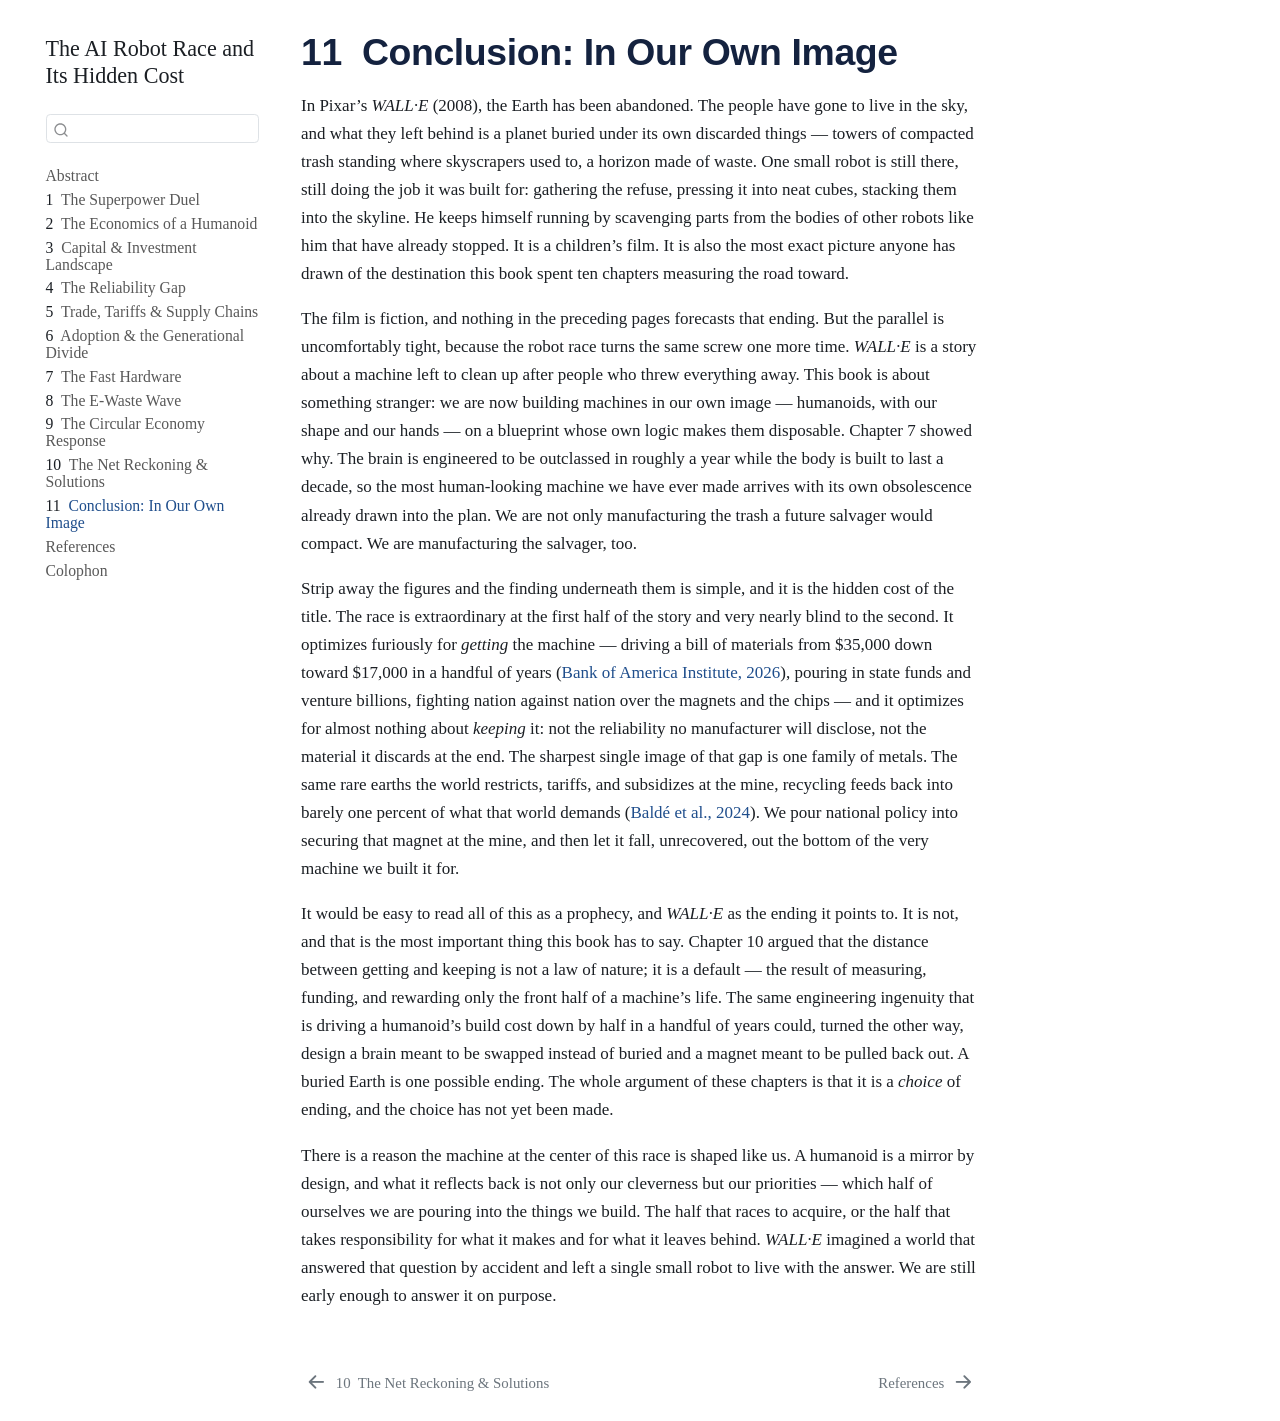
<file: conclusion.html>
<!DOCTYPE html>
<html xmlns="http://www.w3.org/1999/xhtml" lang="en" xml:lang="en"><head>

<meta charset="utf-8">
<meta name="generator" content="quarto-1.9.38">

<meta name="viewport" content="width=device-width, initial-scale=1.0, user-scalable=yes">


<title>11&nbsp; Conclusion: In Our Own Image – The AI Robot Race and Its Hidden Cost</title>
<style>
/* Default styles provided by pandoc.
** See https://pandoc.org/MANUAL.html#variables-for-html for config info.
*/
code{white-space: pre-wrap;}
span.smallcaps{font-variant: small-caps;}
div.columns{display: flex; gap: min(4vw, 1.5em);}
div.column{flex: auto; overflow-x: auto;}
div.hanging-indent{margin-left: 1.5em; text-indent: -1.5em;}
ul.task-list{list-style: none;}
ul.task-list li input[type="checkbox"] {
  width: 0.8em;
  margin: 0 0.8em 0.2em -1em; /* quarto-specific, see https://github.com/quarto-dev/quarto-cli/issues/4556 */ 
  vertical-align: middle;
}
/* CSS for citations */
div.csl-bib-body { }
div.csl-entry {
  clear: both;
  margin-bottom: 0em;
}
.hanging-indent div.csl-entry {
  margin-left:2em;
  text-indent:-2em;
}
div.csl-left-margin {
  min-width:2em;
  float:left;
}
div.csl-right-inline {
  margin-left:2em;
  padding-left:1em;
}
div.csl-indent {
  margin-left: 2em;
}</style>


<script src="site_libs/quarto-nav/quarto-nav.js"></script>
<script src="site_libs/quarto-nav/headroom.min.js"></script>
<script src="site_libs/clipboard/clipboard.min.js"></script>
<script src="site_libs/quarto-search/autocomplete.umd.js"></script>
<script src="site_libs/quarto-search/fuse.min.js"></script>
<script src="site_libs/quarto-search/quarto-search.js"></script>
<meta name="quarto:offset" content="./">
<link href="./references.html" rel="next">
<link href="./10-net-reckoning.html" rel="prev">
<script src="site_libs/quarto-html/quarto.js" type="module"></script>
<script src="site_libs/quarto-html/tabsets/tabsets.js" type="module"></script>
<script src="site_libs/quarto-html/popper.min.js"></script>
<script src="site_libs/quarto-html/tippy.umd.min.js"></script>
<script src="site_libs/quarto-html/anchor.min.js"></script>
<link href="site_libs/quarto-html/tippy.css" rel="stylesheet">
<link href="site_libs/quarto-html/quarto-syntax-highlighting-15634bcf2e68342d4ad2dfa704d543f6.css" rel="stylesheet" id="quarto-text-highlighting-styles">
<script src="site_libs/bootstrap/bootstrap.min.js"></script>
<link href="site_libs/bootstrap/bootstrap-icons.css" rel="stylesheet">
<link href="site_libs/bootstrap/bootstrap-e6e61614d7470ab1be2a7b0a5b13885c.min.css" rel="stylesheet" append-hash="true" id="quarto-bootstrap" data-mode="light">
<script id="quarto-search-options" type="application/json">{
  "location": "sidebar",
  "copy-button": false,
  "collapse-after": 3,
  "panel-placement": "start",
  "type": "textbox",
  "limit": 50,
  "keyboard-shortcut": [
    "f",
    "/",
    "s"
  ],
  "show-item-context": false,
  "language": {
    "search-no-results-text": "No results",
    "search-matching-documents-text": "matching documents",
    "search-copy-link-title": "Copy link to search",
    "search-hide-matches-text": "Hide additional matches",
    "search-more-match-text": "more match in this document",
    "search-more-matches-text": "more matches in this document",
    "search-clear-button-title": "Clear",
    "search-text-placeholder": "",
    "search-detached-cancel-button-title": "Cancel",
    "search-submit-button-title": "Submit",
    "search-label": "Search"
  }
}</script>


</head>

<body class="nav-sidebar floating quarto-light">

<div id="quarto-search-results"></div>
  <header id="quarto-header" class="headroom fixed-top">
  <nav class="quarto-secondary-nav">
    <div class="container-fluid d-flex">
      <button type="button" class="quarto-btn-toggle btn" data-bs-toggle="collapse" role="button" data-bs-target=".quarto-sidebar-collapse-item" aria-controls="quarto-sidebar" aria-expanded="false" aria-label="Toggle sidebar navigation" onclick="if (window.quartoToggleHeadroom) { window.quartoToggleHeadroom(); }">
        <i class="bi bi-layout-text-sidebar-reverse"></i>
      </button>
        <nav class="quarto-page-breadcrumbs" aria-label="breadcrumb"><ol class="breadcrumb"><li class="breadcrumb-item"><a href="./conclusion.html"><span class="chapter-number">11</span>&nbsp; <span class="chapter-title">Conclusion: In Our Own Image</span></a></li></ol></nav>
        <a class="flex-grow-1" role="navigation" data-bs-toggle="collapse" data-bs-target=".quarto-sidebar-collapse-item" aria-controls="quarto-sidebar" aria-expanded="false" aria-label="Toggle sidebar navigation" onclick="if (window.quartoToggleHeadroom) { window.quartoToggleHeadroom(); }">      
        </a>
      <button type="button" class="btn quarto-search-button" aria-label="Search" onclick="window.quartoOpenSearch();">
        <i class="bi bi-search"></i>
      </button>
    </div>
  </nav>
</header>
<!-- content -->
<div id="quarto-content" class="quarto-container page-columns page-rows-contents page-layout-article">
<!-- sidebar -->
  <nav id="quarto-sidebar" class="sidebar collapse collapse-horizontal quarto-sidebar-collapse-item sidebar-navigation floating overflow-auto">
    <div class="pt-lg-2 mt-2 text-left sidebar-header">
    <div class="sidebar-title mb-0 py-0">
      <a href="./">The AI Robot Race and Its Hidden Cost</a> 
    </div>
      </div>
        <div class="mt-2 flex-shrink-0 align-items-center">
        <div class="sidebar-search">
        <div id="quarto-search" class="" title="Search"></div>
        </div>
        </div>
    <div class="sidebar-menu-container"> 
    <ul class="list-unstyled mt-1">
        <li class="sidebar-item">
  <div class="sidebar-item-container"> 
  <a href="./index.html" class="sidebar-item-text sidebar-link">
 <span class="menu-text">Abstract</span></a>
  </div>
</li>
        <li class="sidebar-item">
  <div class="sidebar-item-container"> 
  <a href="./01-superpower-duel.html" class="sidebar-item-text sidebar-link">
 <span class="menu-text"><span class="chapter-number">1</span>&nbsp; <span class="chapter-title">The Superpower Duel</span></span></a>
  </div>
</li>
        <li class="sidebar-item">
  <div class="sidebar-item-container"> 
  <a href="./02-economics-of-a-humanoid.html" class="sidebar-item-text sidebar-link">
 <span class="menu-text"><span class="chapter-number">2</span>&nbsp; <span class="chapter-title">The Economics of a Humanoid</span></span></a>
  </div>
</li>
        <li class="sidebar-item">
  <div class="sidebar-item-container"> 
  <a href="./03-capital-investment.html" class="sidebar-item-text sidebar-link">
 <span class="menu-text"><span class="chapter-number">3</span>&nbsp; <span class="chapter-title">Capital &amp; Investment Landscape</span></span></a>
  </div>
</li>
        <li class="sidebar-item">
  <div class="sidebar-item-container"> 
  <a href="./04-reliability-gap.html" class="sidebar-item-text sidebar-link">
 <span class="menu-text"><span class="chapter-number">4</span>&nbsp; <span class="chapter-title">The Reliability Gap</span></span></a>
  </div>
</li>
        <li class="sidebar-item">
  <div class="sidebar-item-container"> 
  <a href="./05-trade-tariffs.html" class="sidebar-item-text sidebar-link">
 <span class="menu-text"><span class="chapter-number">5</span>&nbsp; <span class="chapter-title">Trade, Tariffs &amp; Supply Chains</span></span></a>
  </div>
</li>
        <li class="sidebar-item">
  <div class="sidebar-item-container"> 
  <a href="./06-adoption-generational.html" class="sidebar-item-text sidebar-link">
 <span class="menu-text"><span class="chapter-number">6</span>&nbsp; <span class="chapter-title">Adoption &amp; the Generational Divide</span></span></a>
  </div>
</li>
        <li class="sidebar-item">
  <div class="sidebar-item-container"> 
  <a href="./07-fast-hardware.html" class="sidebar-item-text sidebar-link">
 <span class="menu-text"><span class="chapter-number">7</span>&nbsp; <span class="chapter-title">The Fast Hardware</span></span></a>
  </div>
</li>
        <li class="sidebar-item">
  <div class="sidebar-item-container"> 
  <a href="./08-ewaste-wave.html" class="sidebar-item-text sidebar-link">
 <span class="menu-text"><span class="chapter-number">8</span>&nbsp; <span class="chapter-title">The E-Waste Wave</span></span></a>
  </div>
</li>
        <li class="sidebar-item">
  <div class="sidebar-item-container"> 
  <a href="./09-circular-economy.html" class="sidebar-item-text sidebar-link">
 <span class="menu-text"><span class="chapter-number">9</span>&nbsp; <span class="chapter-title">The Circular Economy Response</span></span></a>
  </div>
</li>
        <li class="sidebar-item">
  <div class="sidebar-item-container"> 
  <a href="./10-net-reckoning.html" class="sidebar-item-text sidebar-link">
 <span class="menu-text"><span class="chapter-number">10</span>&nbsp; <span class="chapter-title">The Net Reckoning &amp; Solutions</span></span></a>
  </div>
</li>
        <li class="sidebar-item">
  <div class="sidebar-item-container"> 
  <a href="./conclusion.html" class="sidebar-item-text sidebar-link active">
 <span class="menu-text"><span class="chapter-number">11</span>&nbsp; <span class="chapter-title">Conclusion: In Our Own Image</span></span></a>
  </div>
</li>
        <li class="sidebar-item">
  <div class="sidebar-item-container"> 
  <a href="./references.html" class="sidebar-item-text sidebar-link">
 <span class="menu-text">References</span></a>
  </div>
</li>
        <li class="sidebar-item">
  <div class="sidebar-item-container"> 
  <a href="./colophon.html" class="sidebar-item-text sidebar-link">
 <span class="menu-text">Colophon</span></a>
  </div>
</li>
    </ul>
    </div>
</nav>
<div id="quarto-sidebar-glass" class="quarto-sidebar-collapse-item" data-bs-toggle="collapse" data-bs-target=".quarto-sidebar-collapse-item"></div>
<!-- margin-sidebar -->
    <div id="quarto-margin-sidebar" class="sidebar margin-sidebar zindex-bottom">
        
    </div>
<!-- main -->
<main class="content" id="quarto-document-content">

<header id="title-block-header" class="quarto-title-block default">
<div class="quarto-title">
<h1 class="title"><span class="chapter-number">11</span>&nbsp; <span class="chapter-title">Conclusion: In Our Own Image</span></h1>
</div>



<div class="quarto-title-meta">

    
  
    
  </div>
  


</header>


<p>In Pixar’s <em>WALL·E</em> (2008), the Earth has been abandoned. The people have gone to live in the sky, and what they left behind is a planet buried under its own discarded things — towers of compacted trash standing where skyscrapers used to, a horizon made of waste. One small robot is still there, still doing the job it was built for: gathering the refuse, pressing it into neat cubes, stacking them into the skyline. He keeps himself running by scavenging parts from the bodies of other robots like him that have already stopped. It is a children’s film. It is also the most exact picture anyone has drawn of the destination this book spent ten chapters measuring the road toward.</p>
<p>The film is fiction, and nothing in the preceding pages forecasts that ending. But the parallel is uncomfortably tight, because the robot race turns the same screw one more time. <em>WALL·E</em> is a story about a machine left to clean up after people who threw everything away. This book is about something stranger: we are now building machines in our own image — humanoids, with our shape and our hands — on a blueprint whose own logic makes them disposable. Chapter 7 showed why. The brain is engineered to be outclassed in roughly a year while the body is built to last a decade, so the most human-looking machine we have ever made arrives with its own obsolescence already drawn into the plan. We are not only manufacturing the trash a future salvager would compact. We are manufacturing the salvager, too.</p>
<p>Strip away the figures and the finding underneath them is simple, and it is the hidden cost of the title. The race is extraordinary at the first half of the story and very nearly blind to the second. It optimizes furiously for <em>getting</em> the machine — driving a bill of materials from $35,000 down toward $17,000 in a handful of years <span class="citation" data-cites="bofa2026physicalai">(<a href="references.html#ref-bofa2026physicalai" role="doc-biblioref">Bank of America Institute, 2026</a>)</span>, pouring in state funds and venture billions, fighting nation against nation over the magnets and the chips — and it optimizes for almost nothing about <em>keeping</em> it: not the reliability no manufacturer will disclose, not the material it discards at the end. The sharpest single image of that gap is one family of metals. The same rare earths the world restricts, tariffs, and subsidizes at the mine, recycling feeds back into barely one percent of what that world demands <span class="citation" data-cites="gem2024">(<a href="references.html#ref-gem2024" role="doc-biblioref">Baldé et al., 2024</a>)</span>. We pour national policy into securing that magnet at the mine, and then let it fall, unrecovered, out the bottom of the very machine we built it for.</p>
<p>It would be easy to read all of this as a prophecy, and <em>WALL·E</em> as the ending it points to. It is not, and that is the most important thing this book has to say. Chapter 10 argued that the distance between getting and keeping is not a law of nature; it is a default — the result of measuring, funding, and rewarding only the front half of a machine’s life. The same engineering ingenuity that is driving a humanoid’s build cost down by half in a handful of years could, turned the other way, design a brain meant to be swapped instead of buried and a magnet meant to be pulled back out. A buried Earth is one possible ending. The whole argument of these chapters is that it is a <em>choice</em> of ending, and the choice has not yet been made.</p>
<p>There is a reason the machine at the center of this race is shaped like us. A humanoid is a mirror by design, and what it reflects back is not only our cleverness but our priorities — which half of ourselves we are pouring into the things we build. The half that races to acquire, or the half that takes responsibility for what it makes and for what it leaves behind. <em>WALL·E</em> imagined a world that answered that question by accident and left a single small robot to live with the answer. We are still early enough to answer it on purpose.</p>


<div id="refs" class="references csl-bib-body hanging-indent" data-entry-spacing="0" data-line-spacing="2" role="list" style="display: none">
<div id="ref-gem2024" class="csl-entry" role="listitem">
Baldé, C. P., Kuehr, R., Yamamoto, T., McDonald, R., D’Angelo, E., Althaf, S., Bel, G., Deubzer, O., Fernandez-Cubillo, E., Forti, V., Gray, V., Herat, S., Honda, S., Iattoni, G., Khetriwal, D. S., Luda di Cortemiglia, V., Lobuntsova, Y., Nnorom, I., Pralat, N., &amp; Wagner, M. (2024). <em>The global e-waste monitor 2024</em>. International Telecommunication Union (ITU); United Nations Institute for Training; Research (UNITAR). <a href="https://www.itu.int/en/ITU-D/Environment/Pages/Publications/The-Global-E-waste-Monitor-2024.aspx">https://www.itu.int/en/ITU-D/Environment/Pages/Publications/The-Global-E-waste-Monitor-2024.aspx</a>
</div>
<div id="ref-bofa2026physicalai" class="csl-entry" role="listitem">
Bank of America Institute. (2026, March). <em>Transformation — physical AI, part 2: Humanoid robots</em>. <a href="https://institute.bankofamerica.com/content/dam/transformation/physical-ai-part-2.pdf">https://institute.bankofamerica.com/content/dam/transformation/physical-ai-part-2.pdf</a>
</div>
</div>

</main> <!-- /main -->
<script id="quarto-html-after-body" type="application/javascript">
  window.document.addEventListener("DOMContentLoaded", function (event) {
    const icon = "";
    const anchorJS = new window.AnchorJS();
    anchorJS.options = {
      placement: 'right',
      icon: icon
    };
    anchorJS.add('.anchored');
    const isCodeAnnotation = (el) => {
      for (const clz of el.classList) {
        if (clz.startsWith('code-annotation-')) {                     
          return true;
        }
      }
      return false;
    }
    const onCopySuccess = function(e) {
      // button target
      const button = e.trigger;
      // don't keep focus
      button.blur();
      // flash "checked"
      button.classList.add('code-copy-button-checked');
      var currentTitle = button.getAttribute("title");
      button.setAttribute("title", "Copied!");
      let tooltip;
      if (window.bootstrap) {
        button.setAttribute("data-bs-toggle", "tooltip");
        button.setAttribute("data-bs-placement", "left");
        button.setAttribute("data-bs-title", "Copied!");
        tooltip = new bootstrap.Tooltip(button, 
          { trigger: "manual", 
            customClass: "code-copy-button-tooltip",
            offset: [0, -8]});
        tooltip.show();    
      }
      setTimeout(function() {
        if (tooltip) {
          tooltip.hide();
          button.removeAttribute("data-bs-title");
          button.removeAttribute("data-bs-toggle");
          button.removeAttribute("data-bs-placement");
        }
        button.setAttribute("title", currentTitle);
        button.classList.remove('code-copy-button-checked');
      }, 1000);
      // clear code selection
      e.clearSelection();
    }
    const getTextToCopy = function(trigger) {
      const outerScaffold = trigger.parentElement.cloneNode(true);
      const codeEl = outerScaffold.querySelector('code');
      for (const childEl of codeEl.children) {
        if (isCodeAnnotation(childEl)) {
          childEl.remove();
        }
      }
      return codeEl.innerText;
    }
    const clipboard = new window.ClipboardJS('.code-copy-button:not([data-in-quarto-modal])', {
      text: getTextToCopy
    });
    clipboard.on('success', onCopySuccess);
    if (window.document.getElementById('quarto-embedded-source-code-modal')) {
      const clipboardModal = new window.ClipboardJS('.code-copy-button[data-in-quarto-modal]', {
        text: getTextToCopy,
        container: window.document.getElementById('quarto-embedded-source-code-modal')
      });
      clipboardModal.on('success', onCopySuccess);
    }
      var localhostRegex = new RegExp(/^(?:http|https):\/\/localhost\:?[0-9]*\//);
      var mailtoRegex = new RegExp(/^mailto:/);
        var filterRegex = new RegExp('/' + window.location.host + '/');
      var isInternal = (href) => {
          return filterRegex.test(href) || localhostRegex.test(href) || mailtoRegex.test(href);
      }
      // Inspect non-navigation links and adorn them if external
     var links = window.document.querySelectorAll('a[href]:not(.nav-link):not(.navbar-brand):not(.toc-action):not(.sidebar-link):not(.sidebar-item-toggle):not(.pagination-link):not(.no-external):not([aria-hidden]):not(.dropdown-item):not(.quarto-navigation-tool):not(.about-link)');
      for (var i=0; i<links.length; i++) {
        const link = links[i];
        if (!isInternal(link.href)) {
          // undo the damage that might have been done by quarto-nav.js in the case of
          // links that we want to consider external
          if (link.dataset.originalHref !== undefined) {
            link.href = link.dataset.originalHref;
          }
        }
      }
    function tippyHover(el, contentFn, onTriggerFn, onUntriggerFn) {
      const config = {
        allowHTML: true,
        maxWidth: 500,
        delay: 100,
        arrow: false,
        appendTo: function(el) {
            return el.parentElement;
        },
        interactive: true,
        interactiveBorder: 10,
        theme: 'quarto',
        placement: 'bottom-start',
      };
      if (contentFn) {
        config.content = contentFn;
      }
      if (onTriggerFn) {
        config.onTrigger = onTriggerFn;
      }
      if (onUntriggerFn) {
        config.onUntrigger = onUntriggerFn;
      }
      window.tippy(el, config); 
    }
    const noterefs = window.document.querySelectorAll('a[role="doc-noteref"]');
    for (var i=0; i<noterefs.length; i++) {
      const ref = noterefs[i];
      tippyHover(ref, function() {
        // use id or data attribute instead here
        let href = ref.getAttribute('data-footnote-href') || ref.getAttribute('href');
        try { href = new URL(href).hash; } catch {}
        const id = href.replace(/^#\/?/, "");
        const note = window.document.getElementById(id);
        if (note) {
          return note.innerHTML;
        } else {
          return "";
        }
      });
    }
    const xrefs = window.document.querySelectorAll('a.quarto-xref');
    const processXRef = (id, note) => {
      // Strip column container classes
      const stripColumnClz = (el) => {
        el.classList.remove("page-full", "page-columns");
        if (el.children) {
          for (const child of el.children) {
            stripColumnClz(child);
          }
        }
      }
      stripColumnClz(note)
      if (id === null || id.startsWith('sec-')) {
        // Special case sections, only their first couple elements
        const container = document.createElement("div");
        if (note.children && note.children.length > 2) {
          container.appendChild(note.children[0].cloneNode(true));
          for (let i = 1; i < note.children.length; i++) {
            const child = note.children[i];
            if (child.tagName === "P" && child.innerText === "") {
              continue;
            } else {
              container.appendChild(child.cloneNode(true));
              break;
            }
          }
          if (window.Quarto?.typesetMath) {
            window.Quarto.typesetMath(container);
          }
          return container.innerHTML
        } else {
          if (window.Quarto?.typesetMath) {
            window.Quarto.typesetMath(note);
          }
          return note.innerHTML;
        }
      } else {
        // Remove any anchor links if they are present
        const anchorLink = note.querySelector('a.anchorjs-link');
        if (anchorLink) {
          anchorLink.remove();
        }
        if (window.Quarto?.typesetMath) {
          window.Quarto.typesetMath(note);
        }
        if (note.classList.contains("callout")) {
          return note.outerHTML;
        } else {
          return note.innerHTML;
        }
      }
    }
    for (var i=0; i<xrefs.length; i++) {
      const xref = xrefs[i];
      tippyHover(xref, undefined, function(instance) {
        instance.disable();
        let url = xref.getAttribute('href');
        let hash = undefined; 
        if (url.startsWith('#')) {
          hash = url;
        } else {
          try { hash = new URL(url).hash; } catch {}
        }
        if (hash) {
          const id = hash.replace(/^#\/?/, "");
          const note = window.document.getElementById(id);
          if (note !== null) {
            try {
              const html = processXRef(id, note.cloneNode(true));
              instance.setContent(html);
            } finally {
              instance.enable();
              instance.show();
            }
          } else {
            // See if we can fetch this
            fetch(url.split('#')[0])
            .then(res => res.text())
            .then(html => {
              const parser = new DOMParser();
              const htmlDoc = parser.parseFromString(html, "text/html");
              const note = htmlDoc.getElementById(id);
              if (note !== null) {
                const html = processXRef(id, note);
                instance.setContent(html);
              } 
            }).finally(() => {
              instance.enable();
              instance.show();
            });
          }
        } else {
          // See if we can fetch a full url (with no hash to target)
          // This is a special case and we should probably do some content thinning / targeting
          fetch(url)
          .then(res => res.text())
          .then(html => {
            const parser = new DOMParser();
            const htmlDoc = parser.parseFromString(html, "text/html");
            const note = htmlDoc.querySelector('main.content');
            if (note !== null) {
              // This should only happen for chapter cross references
              // (since there is no id in the URL)
              // remove the first header
              if (note.children.length > 0 && note.children[0].tagName === "HEADER") {
                note.children[0].remove();
              }
              const html = processXRef(null, note);
              instance.setContent(html);
            } 
          }).finally(() => {
            instance.enable();
            instance.show();
          });
        }
      }, function(instance) {
      });
    }
        let selectedAnnoteEl;
        const selectorForAnnotation = ( cell, annotation) => {
          let cellAttr = 'data-code-cell="' + cell + '"';
          let lineAttr = 'data-code-annotation="' +  annotation + '"';
          const selector = 'span[' + cellAttr + '][' + lineAttr + ']';
          return selector;
        }
        const selectCodeLines = (annoteEl) => {
          const doc = window.document;
          const targetCell = annoteEl.getAttribute("data-target-cell");
          const targetAnnotation = annoteEl.getAttribute("data-target-annotation");
          const annoteSpan = window.document.querySelector(selectorForAnnotation(targetCell, targetAnnotation));
          const lines = annoteSpan.getAttribute("data-code-lines").split(",");
          const lineIds = lines.map((line) => {
            return targetCell + "-" + line;
          })
          let top = null;
          let height = null;
          let parent = null;
          if (lineIds.length > 0) {
              //compute the position of the single el (top and bottom and make a div)
              const el = window.document.getElementById(lineIds[0]);
              top = el.offsetTop;
              height = el.offsetHeight;
              parent = el.parentElement.parentElement;
            if (lineIds.length > 1) {
              const lastEl = window.document.getElementById(lineIds[lineIds.length - 1]);
              const bottom = lastEl.offsetTop + lastEl.offsetHeight;
              height = bottom - top;
            }
            if (top !== null && height !== null && parent !== null) {
              // cook up a div (if necessary) and position it 
              let div = window.document.getElementById("code-annotation-line-highlight");
              if (div === null) {
                div = window.document.createElement("div");
                div.setAttribute("id", "code-annotation-line-highlight");
                div.style.position = 'absolute';
                parent.appendChild(div);
              }
              div.style.top = top - 2 + "px";
              div.style.height = height + 4 + "px";
              div.style.left = 0;
              let gutterDiv = window.document.getElementById("code-annotation-line-highlight-gutter");
              if (gutterDiv === null) {
                gutterDiv = window.document.createElement("div");
                gutterDiv.setAttribute("id", "code-annotation-line-highlight-gutter");
                gutterDiv.style.position = 'absolute';
                const codeCell = window.document.getElementById(targetCell);
                const gutter = codeCell.querySelector('.code-annotation-gutter');
                gutter.appendChild(gutterDiv);
              }
              gutterDiv.style.top = top - 2 + "px";
              gutterDiv.style.height = height + 4 + "px";
            }
            selectedAnnoteEl = annoteEl;
          }
        };
        const unselectCodeLines = () => {
          const elementsIds = ["code-annotation-line-highlight", "code-annotation-line-highlight-gutter"];
          elementsIds.forEach((elId) => {
            const div = window.document.getElementById(elId);
            if (div) {
              div.remove();
            }
          });
          selectedAnnoteEl = undefined;
        };
          // Handle positioning of the toggle
      window.addEventListener(
        "resize",
        throttle(() => {
          elRect = undefined;
          if (selectedAnnoteEl) {
            selectCodeLines(selectedAnnoteEl);
          }
        }, 10)
      );
      function throttle(fn, ms) {
      let throttle = false;
      let timer;
        return (...args) => {
          if(!throttle) { // first call gets through
              fn.apply(this, args);
              throttle = true;
          } else { // all the others get throttled
              if(timer) clearTimeout(timer); // cancel #2
              timer = setTimeout(() => {
                fn.apply(this, args);
                timer = throttle = false;
              }, ms);
          }
        };
      }
        // Attach click handler to the DT
        const annoteDls = window.document.querySelectorAll('dt[data-target-cell]');
        for (const annoteDlNode of annoteDls) {
          annoteDlNode.addEventListener('click', (event) => {
            const clickedEl = event.target;
            if (clickedEl !== selectedAnnoteEl) {
              unselectCodeLines();
              const activeEl = window.document.querySelector('dt[data-target-cell].code-annotation-active');
              if (activeEl) {
                activeEl.classList.remove('code-annotation-active');
              }
              selectCodeLines(clickedEl);
              clickedEl.classList.add('code-annotation-active');
            } else {
              // Unselect the line
              unselectCodeLines();
              clickedEl.classList.remove('code-annotation-active');
            }
          });
        }
    const findCites = (el) => {
      const parentEl = el.parentElement;
      if (parentEl) {
        const cites = parentEl.dataset.cites;
        if (cites) {
          return {
            el,
            cites: cites.split(' ')
          };
        } else {
          return findCites(el.parentElement)
        }
      } else {
        return undefined;
      }
    };
    var bibliorefs = window.document.querySelectorAll('a[role="doc-biblioref"]');
    for (var i=0; i<bibliorefs.length; i++) {
      const ref = bibliorefs[i];
      const citeInfo = findCites(ref);
      if (citeInfo) {
        tippyHover(citeInfo.el, function() {
          var popup = window.document.createElement('div');
          citeInfo.cites.forEach(function(cite) {
            var citeDiv = window.document.createElement('div');
            citeDiv.classList.add('hanging-indent');
            citeDiv.classList.add('csl-entry');
            var biblioDiv = window.document.getElementById('ref-' + cite);
            if (biblioDiv) {
              citeDiv.innerHTML = biblioDiv.innerHTML;
            }
            popup.appendChild(citeDiv);
          });
          return popup.innerHTML;
        });
      }
    }
  });
  </script>
<nav class="page-navigation">
  <div class="nav-page nav-page-previous">
      <a href="./10-net-reckoning.html" class="pagination-link" aria-label="The Net Reckoning &amp; Solutions">
        <i class="bi bi-arrow-left-short"></i> <span class="nav-page-text"><span class="chapter-number">10</span>&nbsp; <span class="chapter-title">The Net Reckoning &amp; Solutions</span></span>
      </a>          
  </div>
  <div class="nav-page nav-page-next">
      <a href="./references.html" class="pagination-link" aria-label="References">
        <span class="nav-page-text">References</span> <i class="bi bi-arrow-right-short"></i>
      </a>
  </div>
</nav>
</div> <!-- /content -->




</body></html>
</file>
<file: site_libs/quarto-html/tippy.css>
.tippy-box[data-animation=fade][data-state=hidden]{opacity:0}[data-tippy-root]{max-width:calc(100vw - 10px)}.tippy-box{position:relative;background-color:#333;color:#fff;border-radius:4px;font-size:14px;line-height:1.4;white-space:normal;outline:0;transition-property:transform,visibility,opacity}.tippy-box[data-placement^=top]>.tippy-arrow{bottom:0}.tippy-box[data-placement^=top]>.tippy-arrow:before{bottom:-7px;left:0;border-width:8px 8px 0;border-top-color:initial;transform-origin:center top}.tippy-box[data-placement^=bottom]>.tippy-arrow{top:0}.tippy-box[data-placement^=bottom]>.tippy-arrow:before{top:-7px;left:0;border-width:0 8px 8px;border-bottom-color:initial;transform-origin:center bottom}.tippy-box[data-placement^=left]>.tippy-arrow{right:0}.tippy-box[data-placement^=left]>.tippy-arrow:before{border-width:8px 0 8px 8px;border-left-color:initial;right:-7px;transform-origin:center left}.tippy-box[data-placement^=right]>.tippy-arrow{left:0}.tippy-box[data-placement^=right]>.tippy-arrow:before{left:-7px;border-width:8px 8px 8px 0;border-right-color:initial;transform-origin:center right}.tippy-box[data-inertia][data-state=visible]{transition-timing-function:cubic-bezier(.54,1.5,.38,1.11)}.tippy-arrow{width:16px;height:16px;color:#333}.tippy-arrow:before{content:"";position:absolute;border-color:transparent;border-style:solid}.tippy-content{position:relative;padding:5px 9px;z-index:1}
</file>
<file: site_libs/quarto-html/quarto-syntax-highlighting-15634bcf2e68342d4ad2dfa704d543f6.css>
/* quarto syntax highlight colors */
:root {
  --quarto-hl-ot-color: #003B4F;
  --quarto-hl-at-color: #657422;
  --quarto-hl-ss-color: #20794D;
  --quarto-hl-an-color: #5E5E5E;
  --quarto-hl-fu-color: #4758AB;
  --quarto-hl-st-color: #20794D;
  --quarto-hl-cf-color: #003B4F;
  --quarto-hl-op-color: #5E5E5E;
  --quarto-hl-er-color: #AD0000;
  --quarto-hl-bn-color: #AD0000;
  --quarto-hl-al-color: #AD0000;
  --quarto-hl-va-color: #111111;
  --quarto-hl-bu-color: inherit;
  --quarto-hl-ex-color: inherit;
  --quarto-hl-pp-color: #AD0000;
  --quarto-hl-in-color: #5E5E5E;
  --quarto-hl-vs-color: #20794D;
  --quarto-hl-wa-color: #5E5E5E;
  --quarto-hl-do-color: #5E5E5E;
  --quarto-hl-im-color: #00769E;
  --quarto-hl-ch-color: #20794D;
  --quarto-hl-dt-color: #AD0000;
  --quarto-hl-fl-color: #AD0000;
  --quarto-hl-co-color: #5E5E5E;
  --quarto-hl-cv-color: #5E5E5E;
  --quarto-hl-cn-color: #8f5902;
  --quarto-hl-sc-color: #5E5E5E;
  --quarto-hl-dv-color: #AD0000;
  --quarto-hl-kw-color: #003B4F;
}

/* other quarto variables */
:root {
  --quarto-font-monospace: SFMono-Regular, Menlo, Monaco, Consolas, "Liberation Mono", "Courier New", monospace;
}

/* syntax highlight based on Pandoc's rules */
pre > code.sourceCode > span {
  color: #003B4F;
}

code.sourceCode > span {
  color: #003B4F;
}

div.sourceCode,
div.sourceCode pre.sourceCode {
  color: #003B4F;
}

/* Normal */
code span {
  color: #003B4F;
}

/* Alert */
code span.al {
  color: #AD0000;
  font-style: inherit;
}

/* Annotation */
code span.an {
  color: #5E5E5E;
  font-style: inherit;
}

/* Attribute */
code span.at {
  color: #657422;
  font-style: inherit;
}

/* BaseN */
code span.bn {
  color: #AD0000;
  font-style: inherit;
}

/* BuiltIn */
code span.bu {
  font-style: inherit;
}

/* ControlFlow */
code span.cf {
  color: #003B4F;
  font-weight: bold;
  font-style: inherit;
}

/* Char */
code span.ch {
  color: #20794D;
  font-style: inherit;
}

/* Constant */
code span.cn {
  color: #8f5902;
  font-style: inherit;
}

/* Comment */
code span.co {
  color: #5E5E5E;
  font-style: inherit;
}

/* CommentVar */
code span.cv {
  color: #5E5E5E;
  font-style: italic;
}

/* Documentation */
code span.do {
  color: #5E5E5E;
  font-style: italic;
}

/* DataType */
code span.dt {
  color: #AD0000;
  font-style: inherit;
}

/* DecVal */
code span.dv {
  color: #AD0000;
  font-style: inherit;
}

/* Error */
code span.er {
  color: #AD0000;
  font-style: inherit;
}

/* Extension */
code span.ex {
  font-style: inherit;
}

/* Float */
code span.fl {
  color: #AD0000;
  font-style: inherit;
}

/* Function */
code span.fu {
  color: #4758AB;
  font-style: inherit;
}

/* Import */
code span.im {
  color: #00769E;
  font-style: inherit;
}

/* Information */
code span.in {
  color: #5E5E5E;
  font-style: inherit;
}

/* Keyword */
code span.kw {
  color: #003B4F;
  font-weight: bold;
  font-style: inherit;
}

/* Operator */
code span.op {
  color: #5E5E5E;
  font-style: inherit;
}

/* Other */
code span.ot {
  color: #003B4F;
  font-style: inherit;
}

/* Preprocessor */
code span.pp {
  color: #AD0000;
  font-style: inherit;
}

/* SpecialChar */
code span.sc {
  color: #5E5E5E;
  font-style: inherit;
}

/* SpecialString */
code span.ss {
  color: #20794D;
  font-style: inherit;
}

/* String */
code span.st {
  color: #20794D;
  font-style: inherit;
}

/* Variable */
code span.va {
  color: #111111;
  font-style: inherit;
}

/* VerbatimString */
code span.vs {
  color: #20794D;
  font-style: inherit;
}

/* Warning */
code span.wa {
  color: #5E5E5E;
  font-style: italic;
}

.prevent-inlining {
  content: "</";
}

/*# sourceMappingURL=f23921c56f73e400b49028c9186a1aa0.css.map */
</file>
